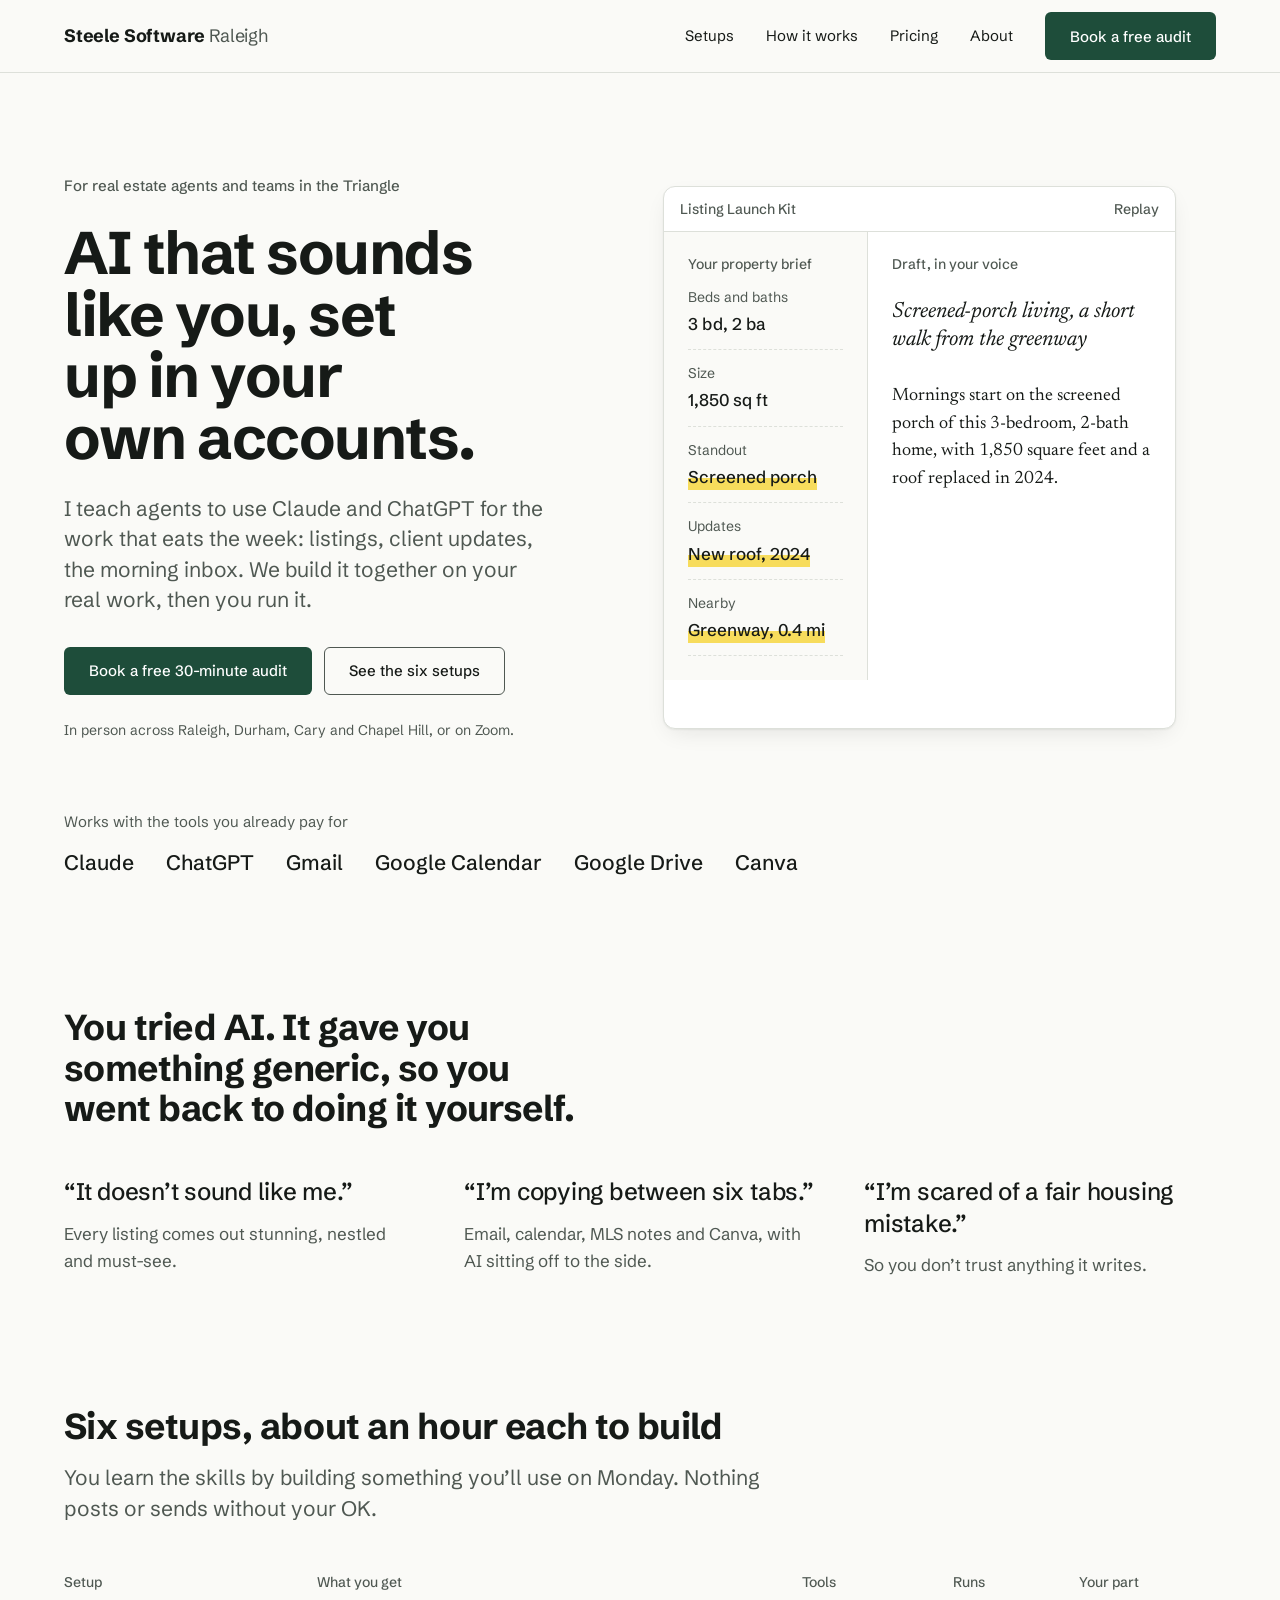
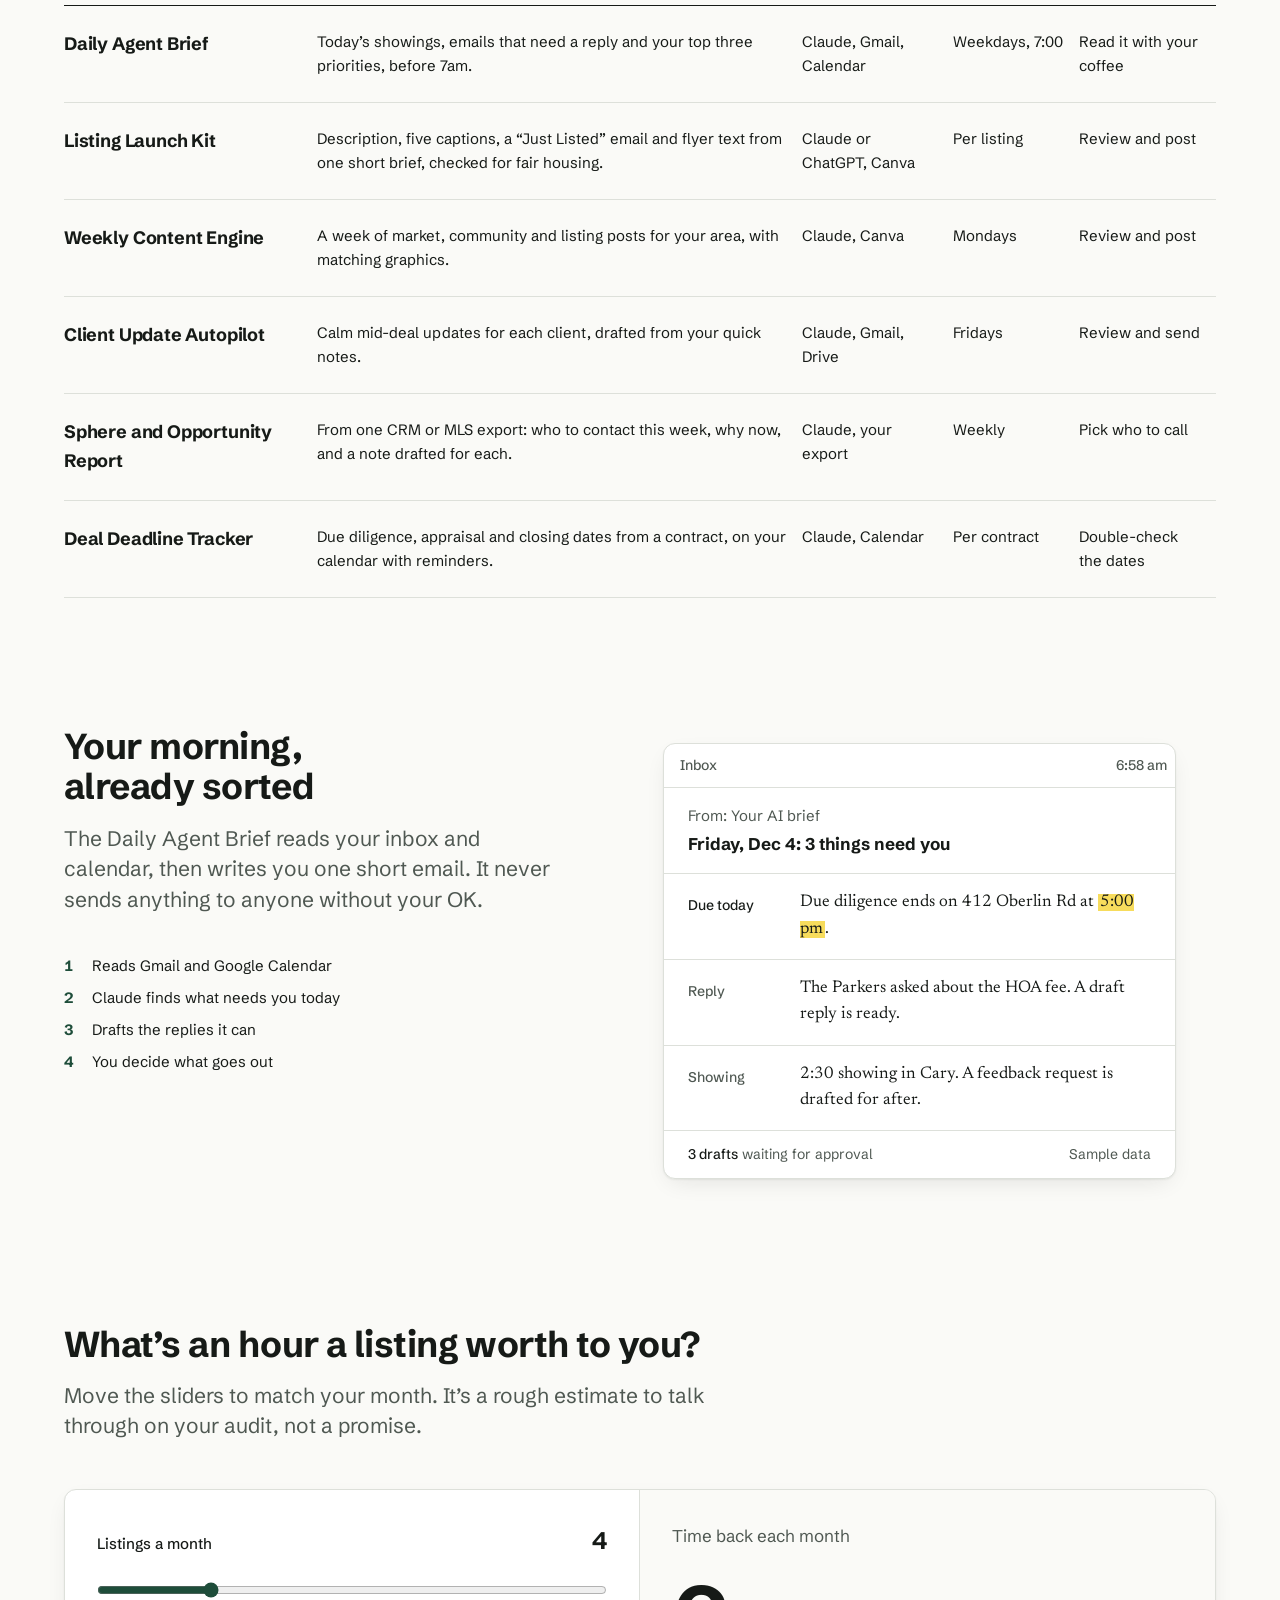
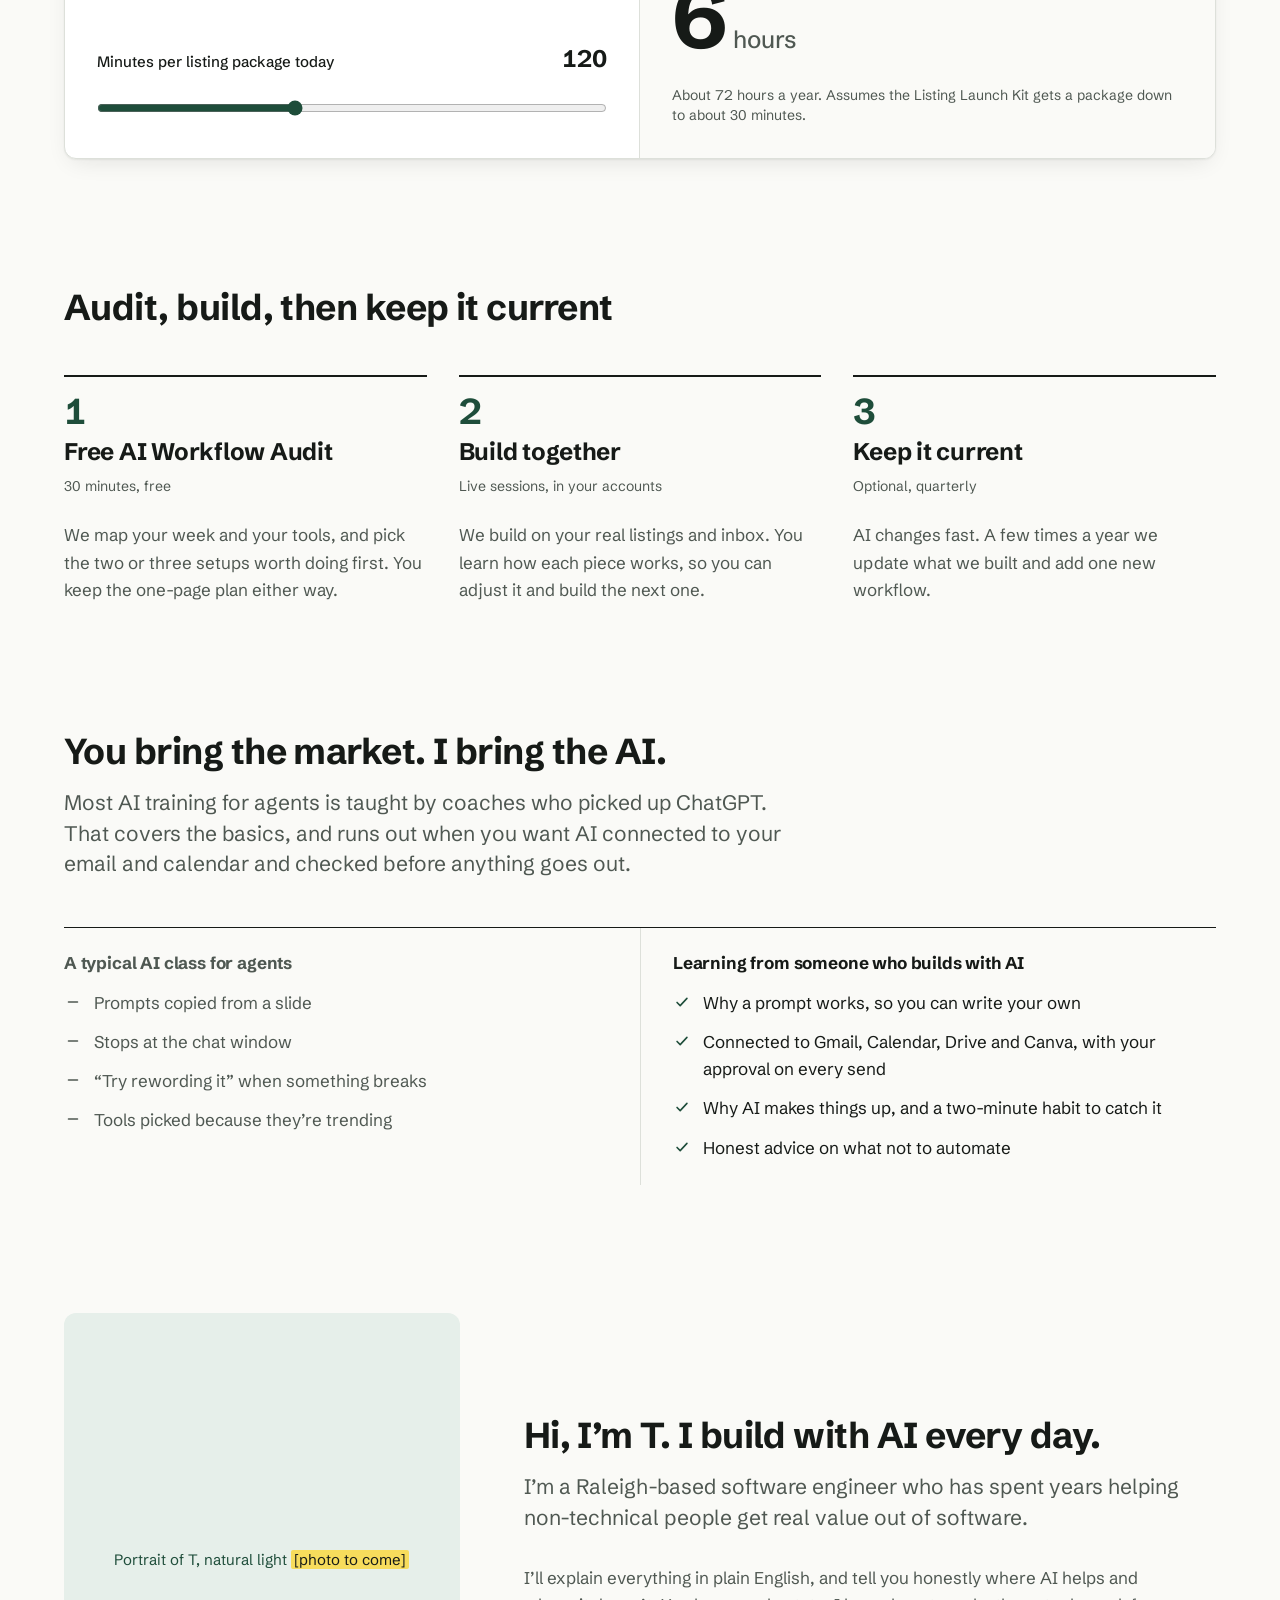
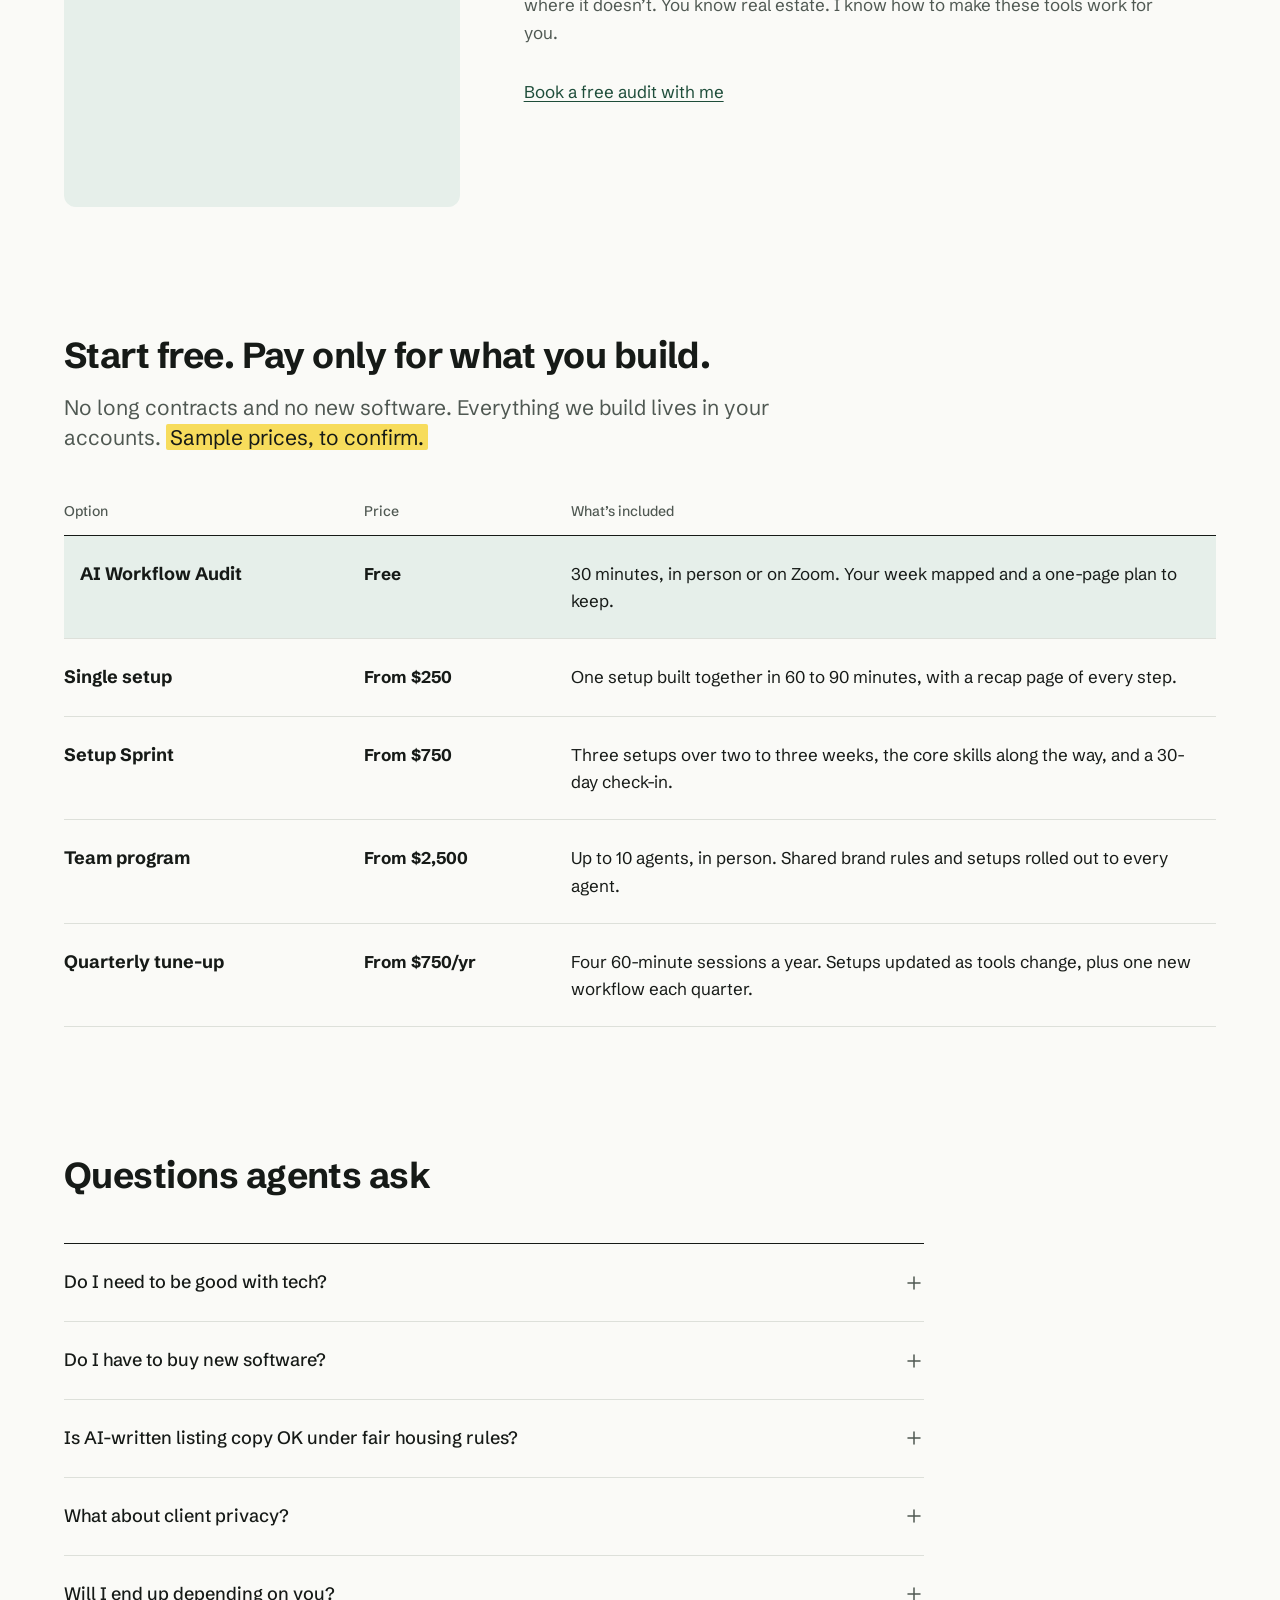
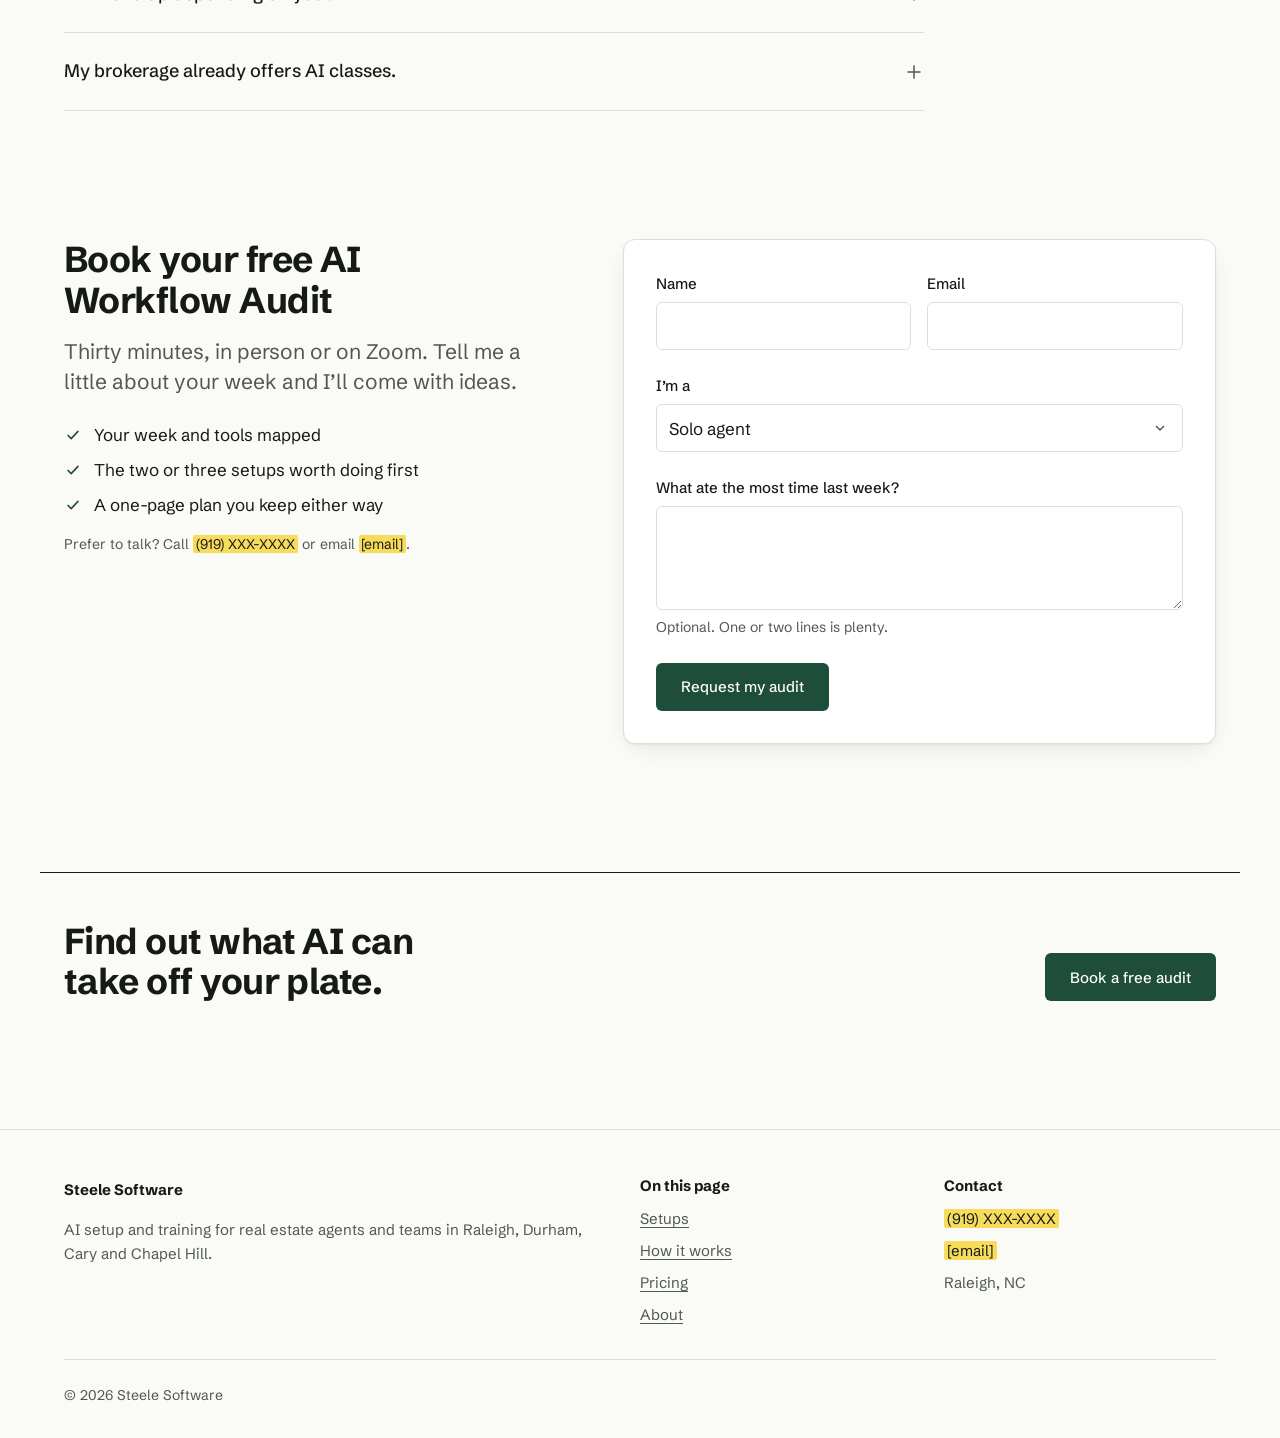
<file: index.html>
<!doctype html>
<html lang="en">
<head>
<meta charset="utf-8">
<meta name="viewport" content="width=device-width, initial-scale=1">
<title>AI setup and training for Triangle real estate agents | Steele Software</title>
<meta name="description" content="I set up Claude or ChatGPT in your own accounts to handle listings, client updates, your inbox and your calendar, then teach you to run it. Raleigh, Durham, Cary, Chapel Hill and Zoom.">
<meta name="theme-color" content="#FAFAF7">
<link rel="preconnect" href="https://fonts.googleapis.com">
<link rel="preconnect" href="https://fonts.gstatic.com" crossorigin>
<link href="https://fonts.googleapis.com/css2?family=Newsreader:ital,opsz,wght@0,6..72,400;1,6..72,400&family=Schibsted+Grotesk:wght@400;500;700&display=swap" rel="stylesheet">
<link rel="stylesheet" href="css/site.css">
<script>document.documentElement.classList.add("js")</script>
<script src="js/site.js" defer></script>
</head>
<body>
<a class="skip" href="#main">Skip to content</a>

<!-- Reusable icons -->
<svg width="0" height="0" style="position:absolute" aria-hidden="true">
  <symbol id="i-check" viewBox="0 0 20 20" fill="none" stroke="currentColor" stroke-width="1.75" stroke-linecap="round" stroke-linejoin="round"><path d="m4.5 10.5 3.5 3.5 7.5-8"/></symbol>
  <symbol id="i-dash" viewBox="0 0 20 20" fill="none" stroke="currentColor" stroke-width="1.75" stroke-linecap="round"><path d="M5 10h10"/></symbol>
  <symbol id="i-plus" viewBox="0 0 20 20" fill="none" stroke="currentColor" stroke-width="1.5" stroke-linecap="round"><path d="M10 4v12M4 10h12"/></symbol>
</svg>

<header class="site-header">
  <div class="wrap">
    <a class="wordmark" href="./">Steele Software <span>Raleigh</span></a>
    <button class="btn-quiet menu-btn" type="button" aria-expanded="false" aria-controls="nav">
      <svg width="22" height="22" viewBox="0 0 22 22" fill="none" stroke="currentColor" stroke-width="1.5" stroke-linecap="round" aria-hidden="true"><path d="M3 7h16M3 15h16"/></svg>
      <span class="visually-hidden">Menu</span>
    </button>
    <nav class="nav" id="nav" aria-label="Main">
      <a href="#setups">Setups</a>
      <a href="#how">How it works</a>
      <a href="#pricing">Pricing</a>
      <a href="#about">About</a>
      <a class="btn btn-primary" href="#book">Book a free audit</a>
    </nav>
  </div>
</header>

<main id="main">

<!-- Hero -->
<section class="hero" aria-labelledby="hero-title">
  <div class="wrap">
    <div class="hero-copy">
      <p class="hero-for">For real estate agents and teams in the Triangle</p>
      <h1 id="hero-title">AI that sounds like you, set up in your own accounts.</h1>
      <p class="lead">I teach agents to use Claude and ChatGPT for the work that eats the week: listings, client updates, the morning inbox. We build it together on your real work, then you run it.</p>
      <div class="actions">
        <a class="btn btn-primary" href="#book">Book a free 30-minute audit</a>
        <a class="btn btn-secondary" href="#setups">See the six setups</a>
      </div>
      <p class="hero-note">In person across Raleigh, Durham, Cary and Chapel Hill, or on Zoom.</p>
    </div>

    <figure class="surface demo" aria-label="Example: the Listing Launch Kit turns property facts into a listing draft">
      <div class="surface-bar">
        <span>Listing Launch Kit</span>
        <button class="btn-quiet" type="button" data-replay>Replay</button>
      </div>
      <div class="demo-grid">
        <div class="demo-facts">
          <h3>Your property brief</h3>
          <ul class="facts">
            <li data-step><span>Beds and baths</span><span>3 bd, 2 ba</span></li>
            <li data-step><span>Size</span><span>1,850 sq ft</span></li>
            <li data-step><span>Standout</span><span data-fact>Screened porch</span></li>
            <li data-step><span>Updates</span><span data-fact>New roof, 2024</span></li>
            <li data-step><span>Nearby</span><span data-fact>Greenway, 0.4 mi</span></li>
          </ul>
        </div>
        <div class="demo-draft">
          <h3>Draft, in your voice</h3>
          <p class="output-title" data-step>Screened-porch living, a short walk from the greenway</p>
          <p class="output" data-step>Mornings start on the screened porch of this 3-bedroom, 2-bath home, with 1,850 square feet and a roof replaced in 2024.</p>
          <p class="output" data-step>The greenway is 0.4 miles away for walks and rides.</p>
          <p data-step><span class="chip"><svg aria-hidden="true"><use href="#i-check"/></svg>Fair housing check passed</span></p>
        </div>
      </div>
      <figcaption class="demo-status" data-step>
        <span><strong>Draft ready.</strong> Waiting for your approval.</span>
        <span>Sample listing</span>
      </figcaption>
    </figure>
  </div>
</section>

<!-- Works with -->
<section class="works" aria-labelledby="works-title">
  <div class="wrap">
    <p id="works-title">Works with the tools you already pay for</p>
    <ul>
      <li>Claude</li><li>ChatGPT</li><li>Gmail</li><li>Google Calendar</li><li>Google Drive</li><li>Canva</li>
    </ul>
  </div>
</section>

<!-- Problem -->
<section class="section" aria-labelledby="problem-title">
  <div class="wrap">
    <div class="section-head">
      <h2 id="problem-title">You tried AI. It gave you something generic, so you went back to doing it yourself.</h2>
    </div>
    <ul class="quotes">
      <li>
        <blockquote>“It doesn’t sound like me.”</blockquote>
        <p>Every listing comes out stunning, nestled and must-see.</p>
      </li>
      <li>
        <blockquote>“I’m copying between six tabs.”</blockquote>
        <p>Email, calendar, MLS notes and Canva, with AI sitting off to the side.</p>
      </li>
      <li>
        <blockquote>“I’m scared of a fair housing mistake.”</blockquote>
        <p>So you don’t trust anything it writes.</p>
      </li>
    </ul>
  </div>
</section>

<!-- Setups -->
<section class="section" id="setups" aria-labelledby="setups-title">
  <div class="wrap">
    <div class="section-head">
      <h2 id="setups-title">Six setups, about an hour each to build</h2>
      <p class="lead">You learn the skills by building something you’ll use on Monday. Nothing posts or sends without your OK.</p>
    </div>
    <table class="setups">
      <caption class="visually-hidden">The six setups, what each one does, the tools it uses, when it runs and your part</caption>
      <thead>
        <tr><th scope="col">Setup</th><th scope="col">What you get</th><th scope="col">Tools</th><th scope="col">Runs</th><th scope="col">Your part</th></tr>
      </thead>
      <tbody>
        <tr>
          <td><strong>Daily Agent Brief</strong></td>
          <td>Today’s showings, emails that need a reply and your top three priorities, before 7am.</td>
          <td data-label="Tools">Claude, Gmail, Calendar</td>
          <td class="when" data-label="Runs">Weekdays, 7:00</td>
          <td data-label="Your part">Read it with your coffee</td>
        </tr>
        <tr>
          <td><strong>Listing Launch Kit</strong></td>
          <td>Description, five captions, a “Just Listed” email and flyer text from one short brief, checked for fair housing.</td>
          <td data-label="Tools">Claude or ChatGPT, Canva</td>
          <td class="when" data-label="Runs">Per listing</td>
          <td data-label="Your part">Review and post</td>
        </tr>
        <tr>
          <td><strong>Weekly Content Engine</strong></td>
          <td>A week of market, community and listing posts for your area, with matching graphics.</td>
          <td data-label="Tools">Claude, Canva</td>
          <td class="when" data-label="Runs">Mondays</td>
          <td data-label="Your part">Review and post</td>
        </tr>
        <tr>
          <td><strong>Client Update Autopilot</strong></td>
          <td>Calm mid-deal updates for each client, drafted from your quick notes.</td>
          <td data-label="Tools">Claude, Gmail, Drive</td>
          <td class="when" data-label="Runs">Fridays</td>
          <td data-label="Your part">Review and send</td>
        </tr>
        <tr>
          <td><strong>Sphere and Opportunity Report</strong></td>
          <td>From one CRM or MLS export: who to contact this week, why now, and a note drafted for each.</td>
          <td data-label="Tools">Claude, your export</td>
          <td class="when" data-label="Runs">Weekly</td>
          <td data-label="Your part">Pick who to call</td>
        </tr>
        <tr>
          <td><strong>Deal Deadline Tracker</strong></td>
          <td>Due diligence, appraisal and closing dates from a contract, on your calendar with reminders.</td>
          <td data-label="Tools">Claude, Calendar</td>
          <td class="when" data-label="Runs">Per contract</td>
          <td data-label="Your part">Double-check the dates</td>
        </tr>
      </tbody>
    </table>
  </div>
</section>

<!-- Brief -->
<section class="section" aria-labelledby="brief-title">
  <div class="wrap split">
    <div class="section-head">
      <h2 id="brief-title">Your morning, already sorted</h2>
      <p class="lead">The Daily Agent Brief reads your inbox and calendar, then writes you one short email. It never sends anything to anyone without your OK.</p>
      <ol class="flow">
        <li>Reads Gmail and Google Calendar</li>
        <li>Claude finds what needs you today</li>
        <li>Drafts the replies it can</li>
        <li>You decide what goes out</li>
      </ol>
    </div>
    <figure class="surface" aria-label="Example Daily Agent Brief email">
      <div class="surface-bar"><span>Inbox</span><span>6:58 am</span></div>
      <div class="email-meta">
        <span class="muted">From: Your AI brief</span>
        <strong><span data-today>Today</span>: 3 things need you</strong>
      </div>
      <ul class="brief-items">
        <li><span class="brief-kind due">Due today</span><p class="output">Due diligence ends on 412 Oberlin Rd at <mark>5:00 pm</mark>.</p></li>
        <li><span class="brief-kind">Reply</span><p class="output">The Parkers asked about the HOA fee. A draft reply is ready.</p></li>
        <li><span class="brief-kind">Showing</span><p class="output">2:30 showing in Cary. A feedback request is drafted for after.</p></li>
      </ul>
      <figcaption class="demo-status"><span><strong>3 drafts</strong> waiting for approval</span><span>Sample data</span></figcaption>
    </figure>
  </div>
</section>

<!-- Calculator -->
<section class="section" aria-labelledby="calc-title">
  <div class="wrap">
    <div class="section-head">
      <h2 id="calc-title">What’s an hour a listing worth to you?</h2>
      <p class="lead">Move the sliders to match your month. It’s a rough estimate to talk through on your audit, not a promise.</p>
    </div>
    <div class="surface">
      <div class="calc">
        <div class="calc-inputs">
          <div class="calc-field">
            <label for="c-listings">Listings a month <output for="c-listings" id="o-listings">4</output></label>
            <input type="range" id="c-listings" min="1" max="15" step="1" value="4">
          </div>
          <div class="calc-field">
            <label for="c-minutes">Minutes per listing package today <output for="c-minutes" id="o-minutes">120</output></label>
            <input type="range" id="c-minutes" min="45" max="240" step="15" value="120">
          </div>
        </div>
        <div class="calc-result" aria-live="polite">
          <p class="muted">Time back each month</p>
          <p class="calc-big"><span id="o-hours">6</span><small>hours</small></p>
          <p class="muted small">About <span id="o-year" class="num">72</span> hours a year. Assumes the Listing Launch Kit gets a package down to about 30 minutes.</p>
        </div>
      </div>
    </div>
  </div>
</section>

<!-- How it works -->
<section class="section" id="how" aria-labelledby="how-title">
  <div class="wrap">
    <div class="section-head">
      <h2 id="how-title">Audit, build, then keep it current</h2>
    </div>
    <ol class="steps">
      <li>
        <h3>Free AI Workflow Audit</h3>
        <p class="meta">30 minutes, free</p>
        <p class="muted">We map your week and your tools, and pick the two or three setups worth doing first. You keep the one-page plan either way.</p>
      </li>
      <li>
        <h3>Build together</h3>
        <p class="meta">Live sessions, in your accounts</p>
        <p class="muted">We build on your real listings and inbox. You learn how each piece works, so you can adjust it and build the next one.</p>
      </li>
      <li>
        <h3>Keep it current</h3>
        <p class="meta">Optional, quarterly</p>
        <p class="muted">AI changes fast. A few times a year we update what we built and add one new workflow.</p>
      </li>
    </ol>
  </div>
</section>

<!-- Comparison -->
<section class="section" aria-labelledby="why-title">
  <div class="wrap">
    <div class="section-head">
      <h2 id="why-title">You bring the market. I bring the AI.</h2>
      <p class="lead">Most AI training for agents is taught by coaches who picked up ChatGPT. That covers the basics, and runs out when you want AI connected to your email and calendar and checked before anything goes out.</p>
    </div>
    <div class="compare">
      <div class="them">
        <h3>A typical AI class for agents</h3>
        <ul>
          <li><svg aria-hidden="true"><use href="#i-dash"/></svg>Prompts copied from a slide</li>
          <li><svg aria-hidden="true"><use href="#i-dash"/></svg>Stops at the chat window</li>
          <li><svg aria-hidden="true"><use href="#i-dash"/></svg>“Try rewording it” when something breaks</li>
          <li><svg aria-hidden="true"><use href="#i-dash"/></svg>Tools picked because they’re trending</li>
        </ul>
      </div>
      <div class="us">
        <h3>Learning from someone who builds with AI</h3>
        <ul>
          <li><svg aria-hidden="true"><use href="#i-check"/></svg>Why a prompt works, so you can write your own</li>
          <li><svg aria-hidden="true"><use href="#i-check"/></svg>Connected to Gmail, Calendar, Drive and Canva, with your approval on every send</li>
          <li><svg aria-hidden="true"><use href="#i-check"/></svg>Why AI makes things up, and a two-minute habit to catch it</li>
          <li><svg aria-hidden="true"><use href="#i-check"/></svg>Honest advice on what not to automate</li>
        </ul>
      </div>
    </div>
  </div>
</section>

<!-- About -->
<section class="section" id="about" aria-labelledby="about-title">
  <div class="wrap about">
    <div class="portrait"><span>Portrait of T, natural light <span class="todo">[photo to come]</span></span></div>
    <div class="about-copy">
      <h2 id="about-title">Hi, I’m T. I build with AI every day.</h2>
      <p class="lead">I’m a Raleigh-based software engineer who has spent years helping non-technical people get real value out of software.</p>
      <p class="muted measure">I’ll explain everything in plain English, and tell you honestly where AI helps and where it doesn’t. You know real estate. I know how to make these tools work for you.</p>
      <p><a href="#book">Book a free audit with me</a></p>
    </div>
  </div>
</section>

<!-- Pricing -->
<section class="section" id="pricing" aria-labelledby="pricing-title">
  <div class="wrap">
    <div class="section-head">
      <h2 id="pricing-title">Start free. Pay only for what you build.</h2>
      <p class="lead">No long contracts and no new software. Everything we build lives in your accounts. <span class="todo">Sample prices, to confirm.</span></p>
    </div>
    <table class="prices">
      <caption class="visually-hidden">Pricing</caption>
      <thead><tr><th scope="col">Option</th><th scope="col">Price</th><th scope="col">What’s included</th></tr></thead>
      <tbody>
        <tr class="start"><th scope="row">AI Workflow Audit</th><td class="price">Free</td><td>30 minutes, in person or on Zoom. Your week mapped and a one-page plan to keep.</td></tr>
        <tr><th scope="row">Single setup</th><td class="price">From $250</td><td>One setup built together in 60 to 90 minutes, with a recap page of every step.</td></tr>
        <tr><th scope="row">Setup Sprint</th><td class="price">From $750</td><td>Three setups over two to three weeks, the core skills along the way, and a 30-day check-in.</td></tr>
        <tr><th scope="row">Team program</th><td class="price">From $2,500</td><td>Up to 10 agents, in person. Shared brand rules and setups rolled out to every agent.</td></tr>
        <tr><th scope="row">Quarterly tune-up</th><td class="price">From $750/yr</td><td>Four 60-minute sessions a year. Setups updated as tools change, plus one new workflow each quarter.</td></tr>
      </tbody>
    </table>
  </div>
</section>

<!-- FAQ -->
<section class="section" aria-labelledby="faq-title">
  <div class="wrap">
    <div class="section-head">
      <h2 id="faq-title">Questions agents ask</h2>
    </div>
    <div class="faq">
      <details>
        <summary>Do I need to be good with tech?<svg aria-hidden="true"><use href="#i-plus"/></svg></summary>
        <div><p>No. If you can write an email, you can do this. We go at your pace.</p></div>
      </details>
      <details>
        <summary>Do I have to buy new software?<svg aria-hidden="true"><use href="#i-plus"/></svg></summary>
        <div><p>Usually not. We use Claude or ChatGPT plus the Google and Canva tools you likely have. Connected setups like the Daily Agent Brief usually need a paid AI plan, and we check what you have during the audit.</p></div>
      </details>
      <details>
        <summary>Is AI-written listing copy OK under fair housing rules?<svg aria-hidden="true"><use href="#i-plus"/></svg></summary>
        <div><p>Yes, if a licensed agent reviews it before it goes out. Every setup describes the property, never the buyer, and includes a fair housing check. This is general guidance, not legal advice.</p></div>
      </details>
      <details>
        <summary>What about client privacy?<svg aria-hidden="true"><use href="#i-plus"/></svg></summary>
        <div><p>Training sessions use sample data, and nothing goes out without your review. You leave with clear rules for what never goes into AI tools.</p></div>
      </details>
      <details>
        <summary>Will I end up depending on you?<svg aria-hidden="true"><use href="#i-plus"/></svg></summary>
        <div><p>No. Everything lives in your own accounts, and you learn how each setup works. Ongoing tune-ups are optional.</p></div>
      </details>
      <details>
        <summary>My brokerage already offers AI classes.<svg aria-hidden="true"><use href="#i-plus"/></svg></summary>
        <div><p>That’s a good place to start. This is the next step: set up in your own accounts, on your real work, with someone to call afterward.</p></div>
      </details>
    </div>
  </div>
</section>

<!-- Book -->
<section class="section" id="book" aria-labelledby="book-title">
  <div class="wrap book">
    <div class="book-copy">
      <h2 id="book-title">Book your free AI Workflow Audit</h2>
      <p class="lead">Thirty minutes, in person or on Zoom. Tell me a little about your week and I’ll come with ideas.</p>
      <ul class="checks">
        <li><svg aria-hidden="true"><use href="#i-check"/></svg>Your week and tools mapped</li>
        <li><svg aria-hidden="true"><use href="#i-check"/></svg>The two or three setups worth doing first</li>
        <li><svg aria-hidden="true"><use href="#i-check"/></svg>A one-page plan you keep either way</li>
      </ul>
      <p class="muted small">Prefer to talk? Call <span class="todo">(919) XXX-XXXX</span> or email <span class="todo">[email]</span>.</p>
    </div>
    <div class="surface">
      <form class="form" data-form novalidate>
        <div class="form-row">
          <div class="field">
            <label for="f-name">Name</label>
            <input id="f-name" name="name" type="text" autocomplete="name" required>
          </div>
          <div class="field">
            <label for="f-email">Email</label>
            <input id="f-email" name="email" type="email" autocomplete="email" required>
          </div>
        </div>
        <div class="field">
          <label for="f-role">I’m a</label>
          <select id="f-role" name="role">
            <option>Solo agent</option>
            <option>Agent on a team</option>
            <option>Team lead</option>
            <option>Broker-owner</option>
          </select>
        </div>
        <div class="field">
          <label for="f-week">What ate the most time last week?</label>
          <textarea id="f-week" name="week" rows="3" aria-describedby="f-week-hint"></textarea>
          <span class="hint" id="f-week-hint">Optional. One or two lines is plenty.</span>
        </div>
        <div><button class="btn btn-primary" type="submit">Request my audit</button></div>
      </form>
    </div>
  </div>
</section>

<section class="final" aria-labelledby="final-title">
  <div class="wrap">
    <h2 id="final-title">Find out what AI can take off your plate.</h2>
    <a class="btn btn-primary" href="#book">Book a free audit</a>
  </div>
</section>

</main>

<footer class="site-footer">
  <div class="wrap">
    <div>
      <p><strong style="color: var(--ink)">Steele Software</strong></p>
      <p>AI setup and training for real estate agents and teams in Raleigh, Durham, Cary and Chapel Hill.</p>
    </div>
    <div>
      <h2>On this page</h2>
      <ul>
        <li><a href="#setups">Setups</a></li>
        <li><a href="#how">How it works</a></li>
        <li><a href="#pricing">Pricing</a></li>
        <li><a href="#about">About</a></li>
      </ul>
    </div>
    <div>
      <h2>Contact</h2>
      <ul>
        <li><span class="todo">(919) XXX-XXXX</span></li>
        <li><span class="todo">[email]</span></li>
        <li>Raleigh, NC</li>
      </ul>
    </div>
    <p class="legal">© <span data-year>2026</span> Steele Software</p>
  </div>
</footer>
</body>
</html>
</file>
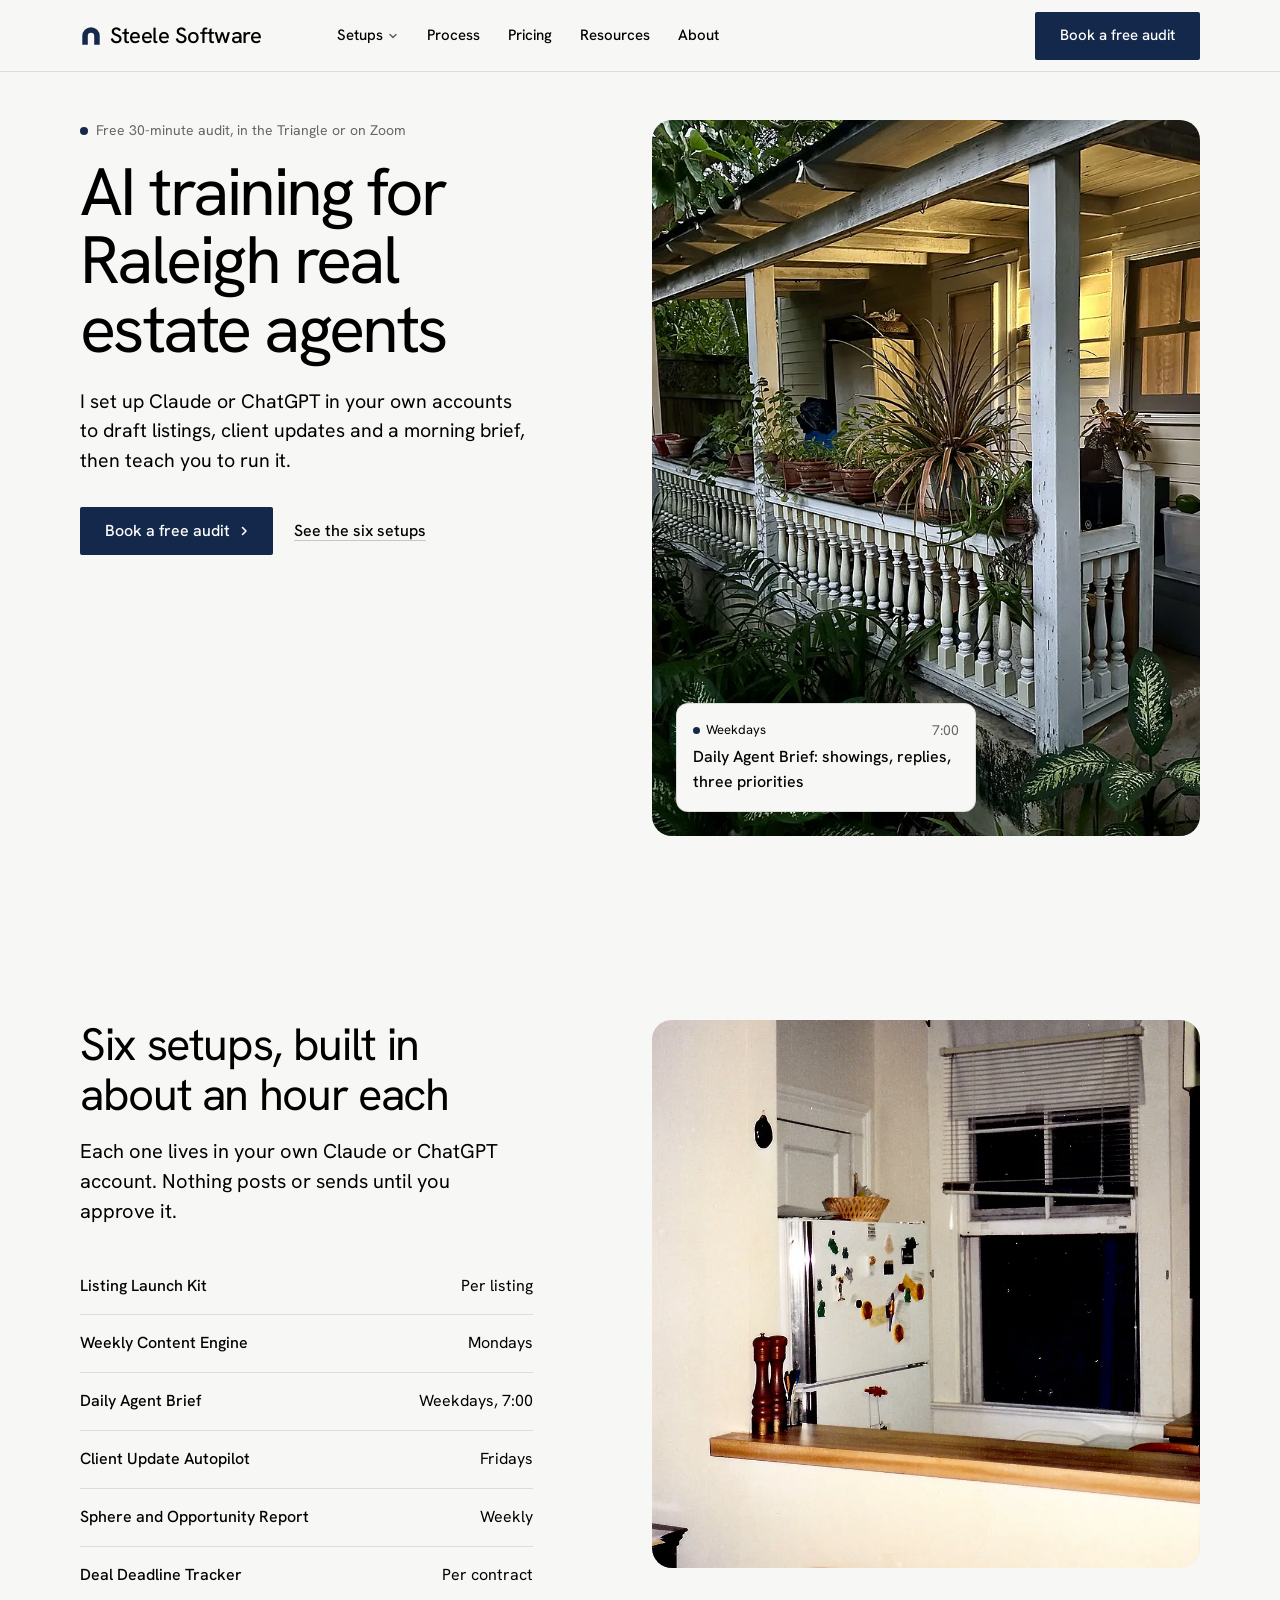
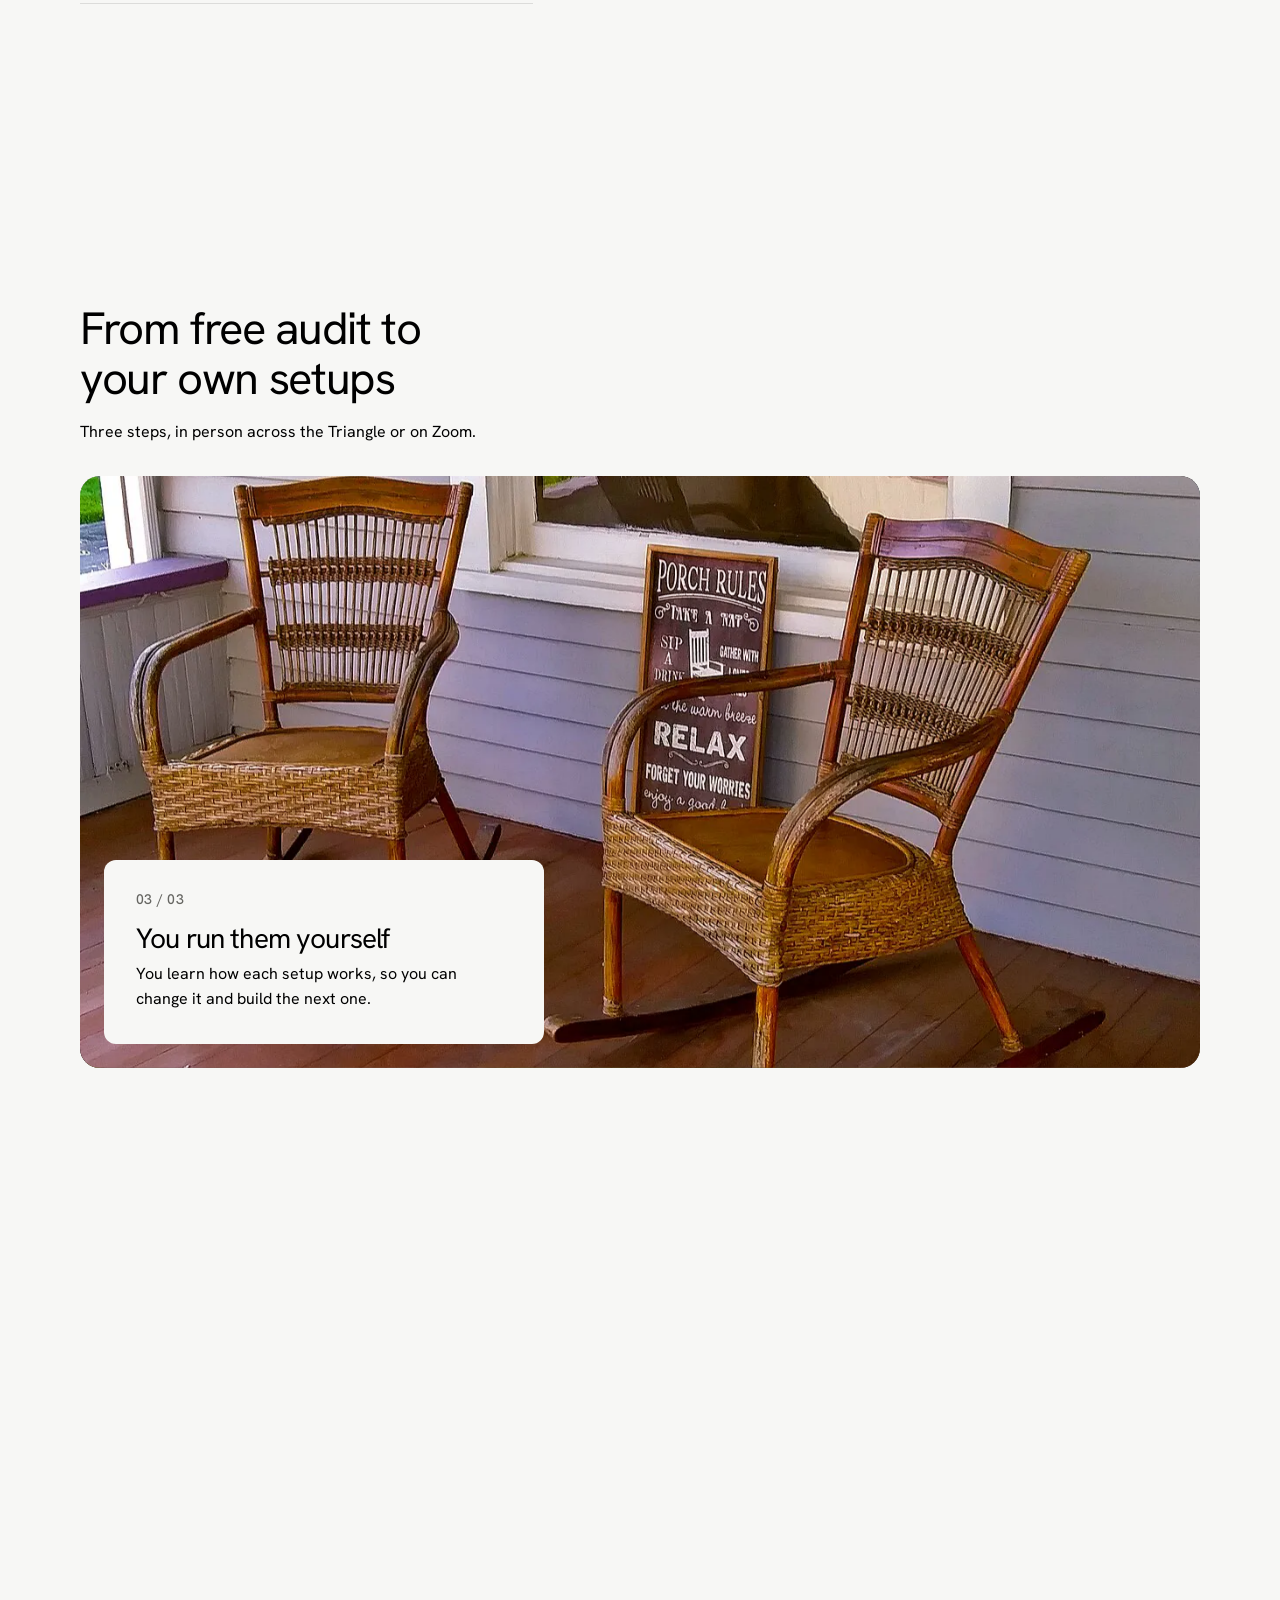
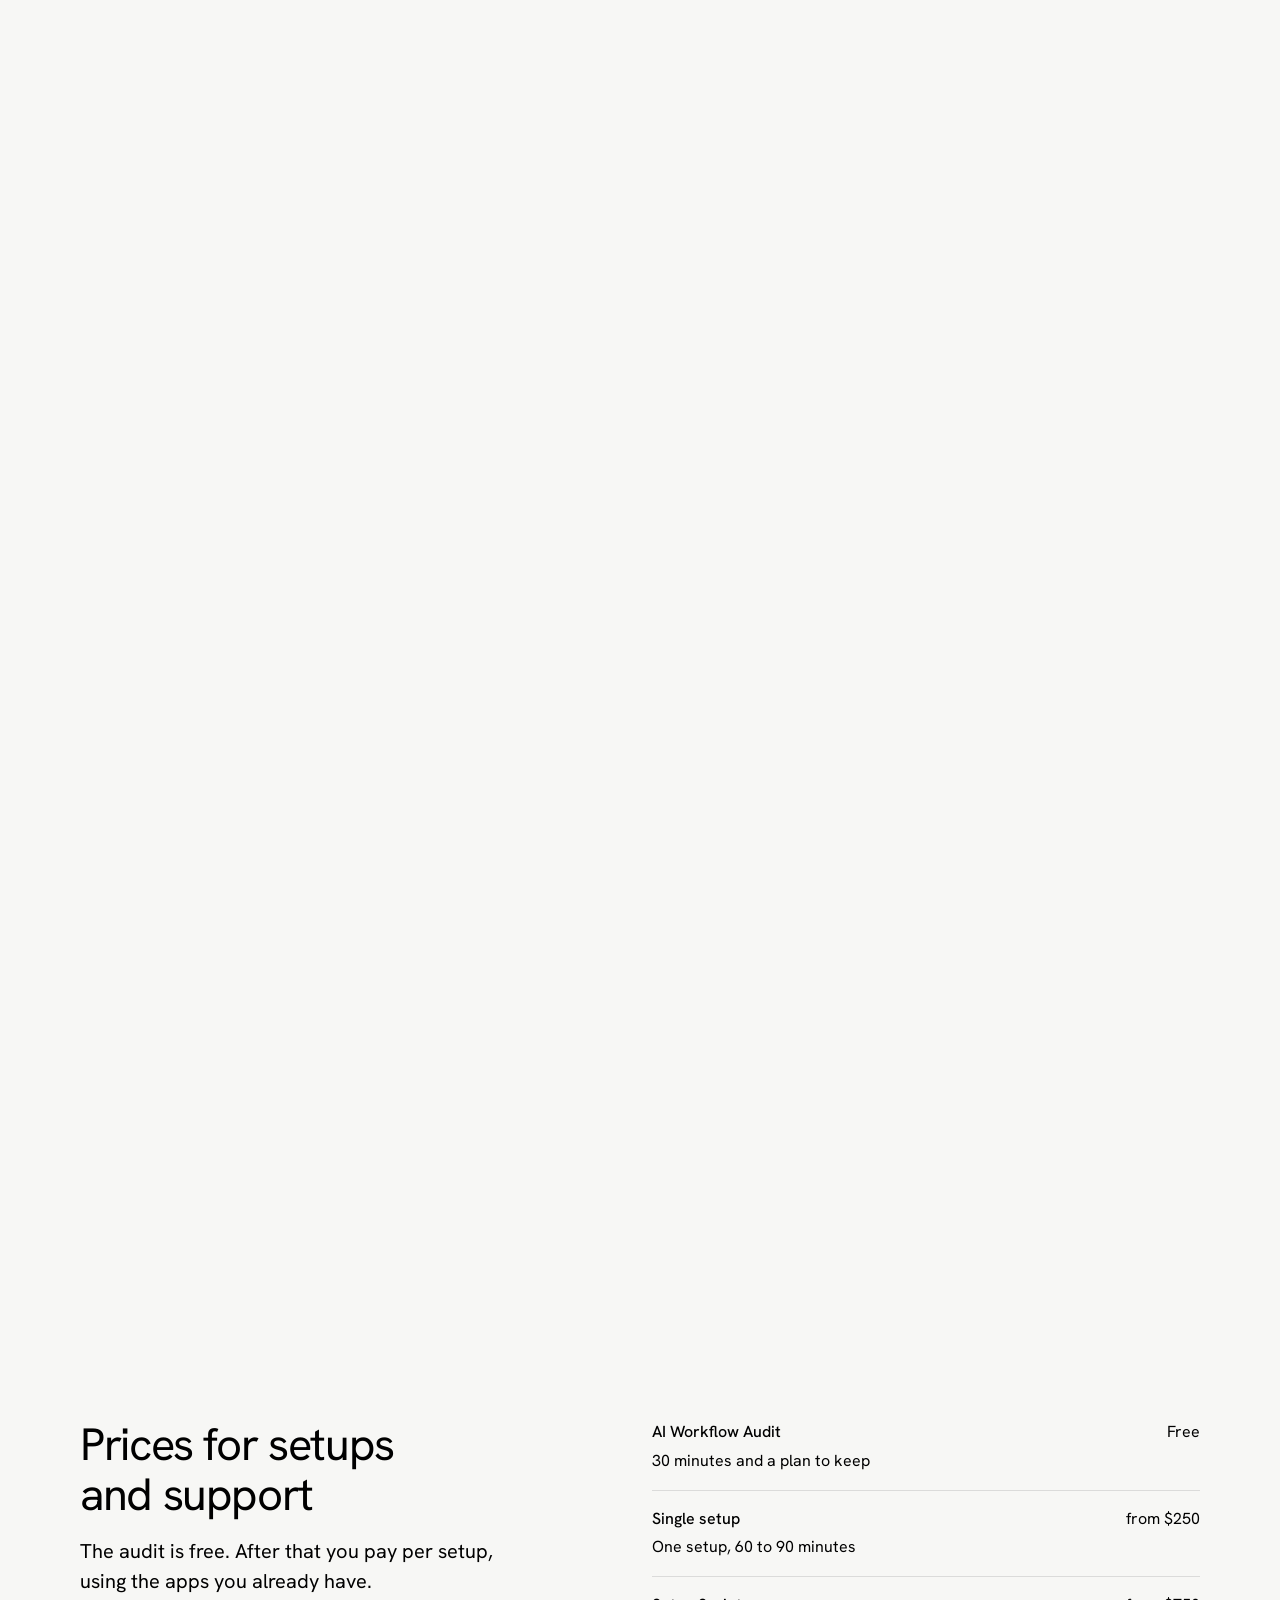
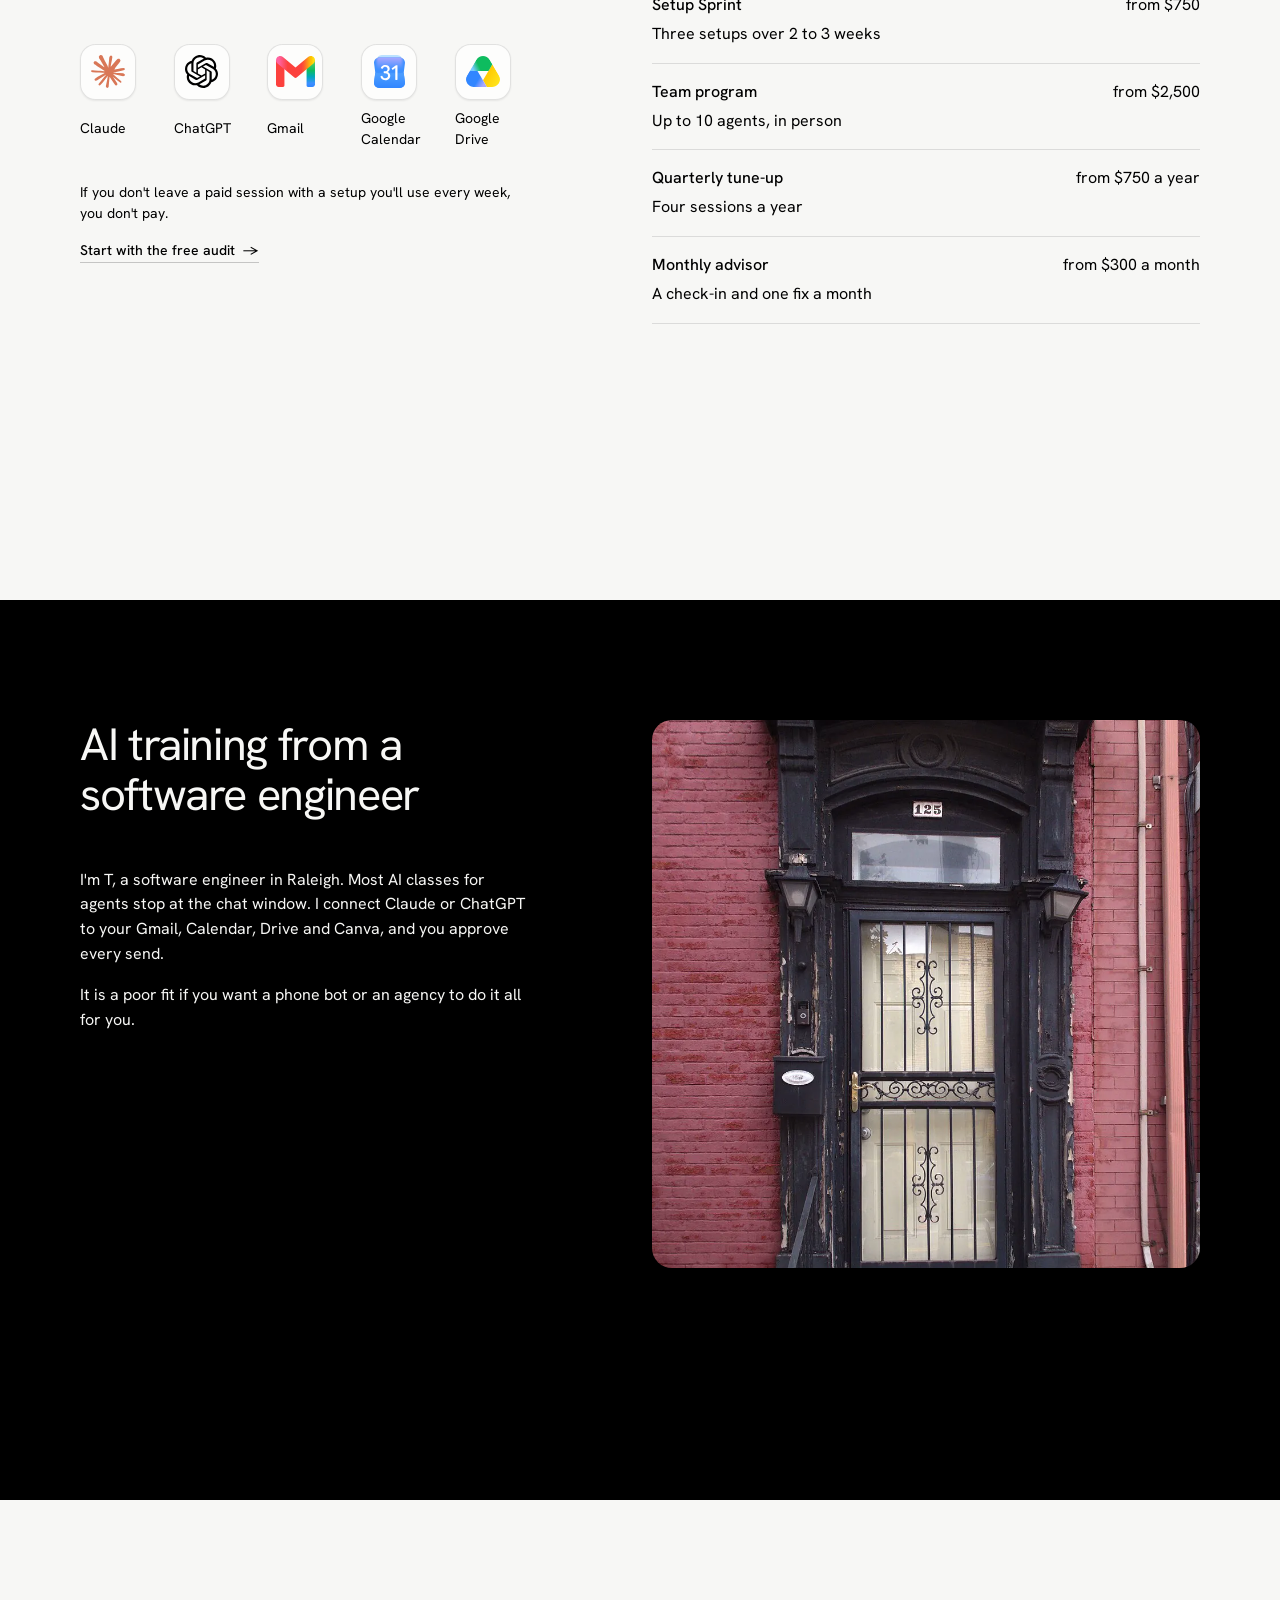
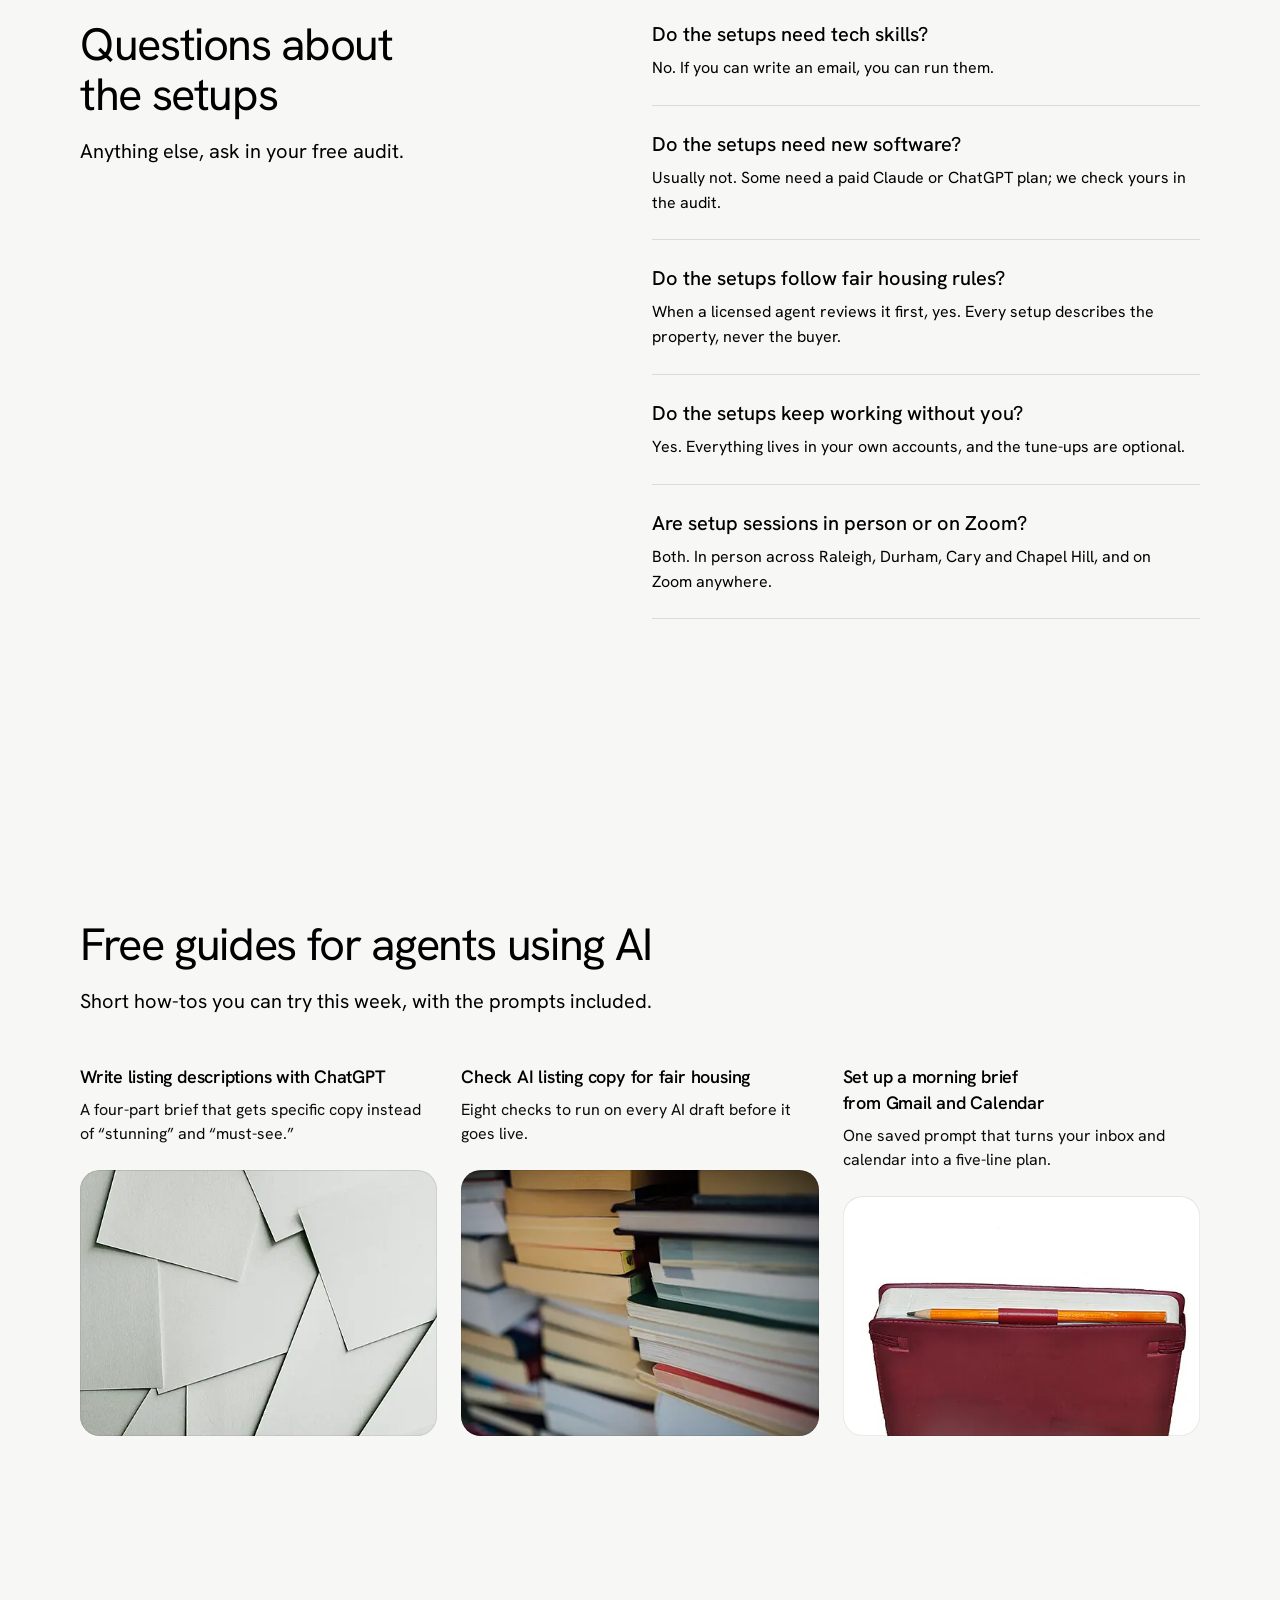
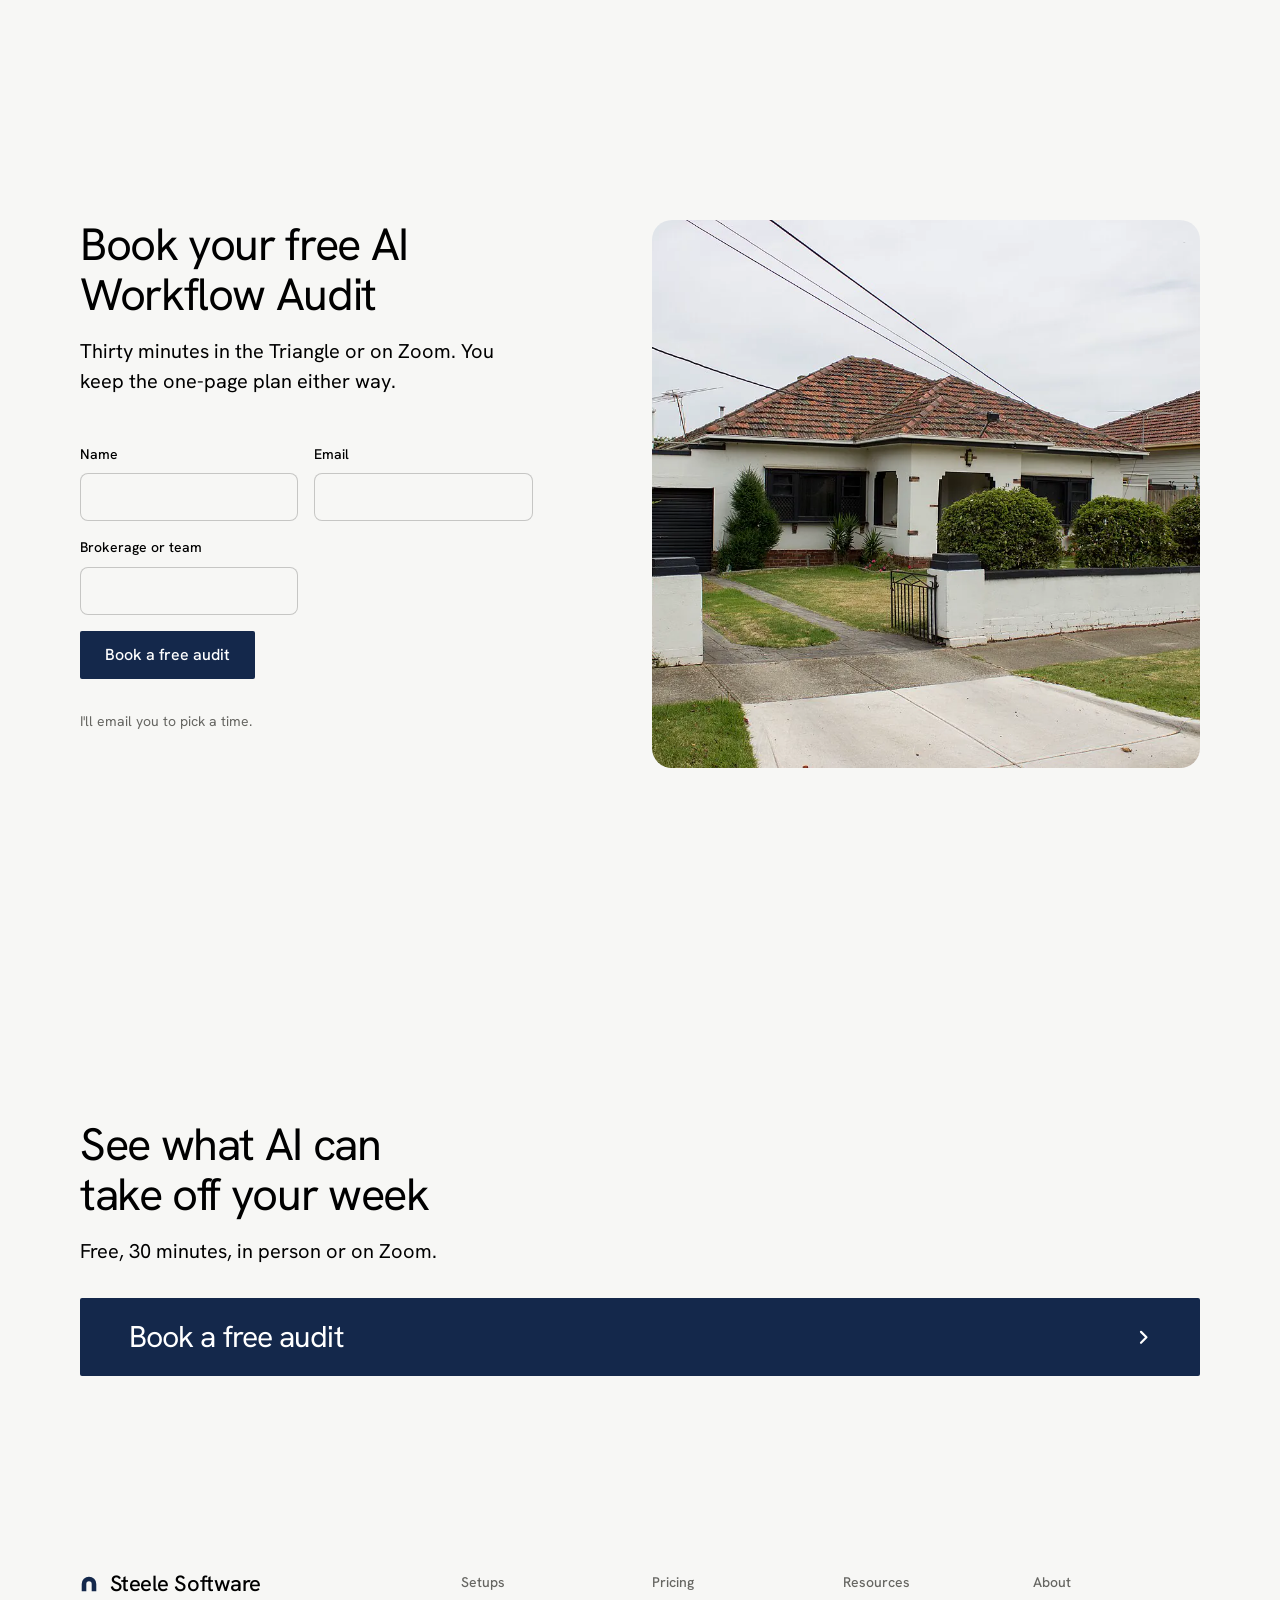
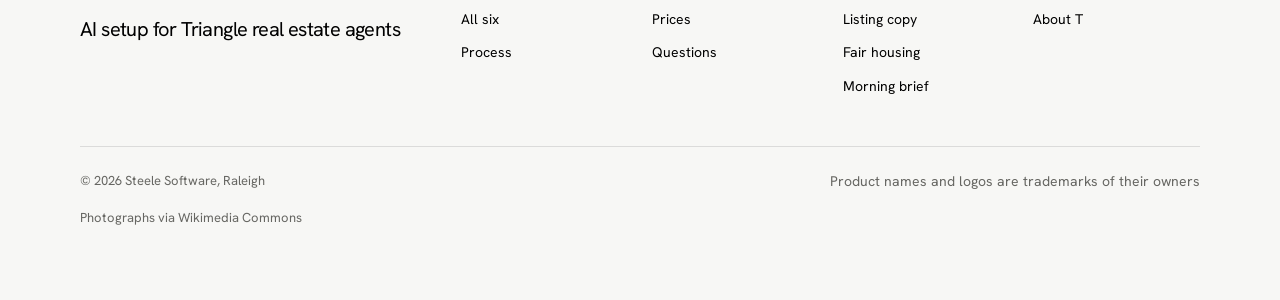
<file: taste/index.html>
<!doctype html>
<html lang="en" data-type="service" data-radius="soft" data-buttons="block" data-motion>
<head>
<meta charset="utf-8">
<meta name="viewport" content="width=device-width, initial-scale=1, viewport-fit=cover">
<title>Steele Software: AI training for Raleigh real estate agents</title>
<meta name="description" content="Claude or ChatGPT set up in your own accounts for listings, client updates and a morning brief, with a free 30-minute audit in the Triangle or on Zoom.">
<meta property="og:type" content="website">
<meta property="og:title" content="Steele Software: AI training for Raleigh real estate agents">
<meta property="og:description" content="Claude or ChatGPT set up in your own accounts, with a free 30-minute audit.">
<meta property="og:image" content="share.jpg">
<meta name="twitter:card" content="summary_large_image">
<link rel="icon" href="favicon.svg" type="image/svg+xml">
<meta name="theme-color" content="#f7f7f5">
<!-- <link rel="canonical" href="https://[the client's domain]/"> -->
<meta name="site-kind" content="other">
<meta name="page-type" content="service">
<link rel="preconnect" href="https://fonts.googleapis.com">
<link rel="preconnect" href="https://fonts.gstatic.com" crossorigin>
<link href="https://fonts.googleapis.com/css2?family=Hanken+Grotesk:wght@400..700&display=swap" rel="stylesheet">
<link rel="stylesheet" href="assets/system.css">
<link rel="stylesheet" href="assets/ui/cards.css">
<link rel="stylesheet" href="assets/motion/motion.css">
<link rel="stylesheet" href="assets/backgrounds/backgrounds.css">
<link rel="stylesheet" href="assets/layout/layout.css">
<link rel="stylesheet" href="assets/icons/icon.css">
<link rel="stylesheet" href="assets/fx/fx.css">
<style>
:root {
  --p-bg: #f7f7f5; --p-surface: #ebebe8; --p-ink: #000000; --p-muted: #666662;
  --p-accent: #14284b; --p-accent-ink: #ffffff; --p-action: #14284b; --p-action-ink: #ffffff;
  --p-inv-bg: #000000; --p-inv-surface: #010101; --p-inv-ink: #f7f7f5; --p-inv-muted: #828280;
  --p-inv-accent: #8aa4d6; --p-inv-accent-ink: #000000; --p-inv-action: #8aa4d6; --p-inv-action-ink: #000000;
  --font-display: "Hanken Grotesk", system-ui, sans-serif;
  --font-text: "Hanken Grotesk", system-ui, sans-serif;
  --display-weight: 400;
  --display-tracking: -0.03em;
  --display-tracking-xl: -0.038em;
}
</style>
<!-- page CSS: the tool row in #pricing (a visual of real icons) -->
<style>
  .tool-row { list-style: none; margin: 0; padding: 0; display: grid; grid-template-columns: repeat(5, minmax(0, 1fr)); gap: var(--s-4); }
  .tool-row li { display: grid; justify-items: start; gap: var(--s-2); }
  #resources .panel { --p-h: 240px; }
  @media (max-width: 639px) { #resources .panel { --p-h: 112px; } #resources .card p { display: none; } #pricing .wrap > .grid { display: contents; } .tool-row { gap: var(--s-2); } .tool-row .ic-tile { --tile: 48px; } .tool-row .t-small { font-size: 13px; line-height: 1.3; } }
</style>
<script>document.documentElement.classList.add('m-enter');setTimeout(()=>document.documentElement.classList.add('m-enter-done'),700)</script>
<script src="assets/backgrounds/backgrounds.js"></script>
<script>document.documentElement.classList.add('mo-js');setTimeout(()=>document.documentElement.classList.add('mo-safe'),2500)</script>
<link rel="modulepreload" href="assets/moments/moments.js">
<link rel="modulepreload" href="assets/moments/lib.js">
<link rel="modulepreload" href="assets/moments/photo-chapters/moment.js">
</head>
<body>
<!-- type: service
     deal: hero split, nav nav-mega, close close-type, footer footer-columns, rhythm dark-band, buttons block, mark arc, grounds none (kind other)
     palette card-pastels, type hanken, radius soft
     moments: photo-chapters in #process -->

<header class="nav">
  <div class="wrap nav__bar">
    <a class="skip-link" href="#top">Skip to content</a>
    <a class="nav__logo" href="#top"><span class="mark" data-mark="arc" aria-hidden="true"></span>Steele Software</a>
    <nav class="nav__links" aria-label="Main">
      <div class="nav__item">
        <a class="nav__link" href="#setups">Setups <svg class="chev" viewBox="0 0 12 12" aria-hidden="true"><path d="M3 4.5l3 3 3-3" fill="none" stroke="currentColor" stroke-width="1.5" stroke-linecap="round" stroke-linejoin="round"/></svg></a>
        <div class="nav__menu">
          <div class="wrap grid">
            <div class="menu-col span-3">
              <p class="t-label">Listings and posts</p>
              <a href="#kit">Listing Launch Kit<span>Copy and posts per listing</span></a>
              <a href="#content">Weekly Content Engine<span>A week of posts on Monday</span></a>
              <a href="#sphere">Sphere report<span>Who to call this week</span></a>
            </div>
            <div class="menu-col span-3">
              <p class="t-label">Your inbox and deals</p>
              <a href="#brief">Daily Agent Brief<span>Your day before 7am</span></a>
              <a href="#updates">Client updates<span>Friday drafts for each deal</span></a>
              <a href="#deadlines">Deadline Tracker<span>Contract dates on your calendar</span></a>
            </div>
            <a class="menu-card span-3 start-10" href="#book">
              <div class="panel"><img class="frame__img" src="assets/img/photo-f152491434-500.webp" alt="Two wicker rocking chairs on a wooden porch" width="500" height="375"></div>
              <span class="t-card">Free audit</span>
              <span class="t-small muted">30 minutes, in person or Zoom</span>
            </a>
          </div>
        </div>
      </div>
      <div class="nav__item"><a class="nav__link" href="#process">Process</a></div>
      <div class="nav__item"><a class="nav__link" href="#pricing">Pricing</a></div>
      <div class="nav__item"><a class="nav__link" href="#resources">Resources</a></div>
      <div class="nav__item"><a class="nav__link" href="#about">About</a></div>
    </nav>
    <div class="nav__actions">
      <a class="btn btn--primary" href="#book">Book a free audit</a>
    </div>
    <button class="nav__toggle" type="button" aria-expanded="false" aria-label="Menu">
      <svg width="18" height="18" viewBox="0 0 18 18" aria-hidden="true"><path d="M2 5h14M2 13h14" stroke="currentColor" stroke-width="1.6" stroke-linecap="round"/></svg>
    </button>
  </div>
</header>

<main id="top">
  <section class="hero hero--split" data-enter aria-labelledby="hero-h">
    <div class="wrap"><div class="hero-text grid hero__grid">
      <div class="hero__text span-5">
        <p class="hero__kicker"><span class="dot" aria-hidden="true"></span>Free 30-minute audit, in the Triangle or on Zoom</p>
        <h1 id="hero-h">AI training for Raleigh real estate agents</h1>
        <p class="hero__lead">I set up Claude or ChatGPT in your own accounts to draft listings, client updates and a morning brief, then teach you to run it.</p>
        <div class="btn-row"><a class="btn btn--primary" href="#book">Book a free audit<svg class="m-arrow" viewBox="0 0 12 12" aria-hidden="true"><path class="m-arrow__stem" d="M1 6h8"/><path class="m-arrow__head" d="M4.5 2.5 8 6l-3.5 3.5"/></svg></a><a class="btn btn--secondary" href="#setups">See the six setups</a></div>
      </div>
      <div class="hero__media span-6 start-7">
        <img src="assets/img/photo-f141959399.webp" srcset="assets/img/photo-f141959399-500.webp 500w, assets/img/photo-f141959399-960.webp 960w, assets/img/photo-f141959399.webp 1280w" sizes="(max-width: 639px) 100vw, 1000px" width="1280" height="960" alt="A white wooden porch with a railing, potted plants and a window, in morning light" style="--ly-pos: 30% 50%" fetchpriority="high" data-source="stand-in" data-subject="porch">
        <div class="ly-float">
          <div class="ly-float__row"><span class="ly-live">Weekdays</span><span>7:00</span></div>
          <div class="ly-float__title">Daily Agent Brief: showings, replies, three priorities</div>
        </div>
      </div>
    </div></div>
  </section>

  <section class="section" id="setups" aria-labelledby="setups-h">
    <div class="wrap">
      <div class="grid grid--top">
        <div class="span-5">
          <div class="section-head">
            <h2 id="setups-h">Six setups, built in about an hour each</h2>
            <p>Each one lives in your own Claude or ChatGPT account. Nothing posts or sends until you approve it.</p>
          </div>
          <ul class="rows">
            <li id="kit"><span class="rows__name">Listing Launch Kit</span><span class="rows__value">Per listing</span></li>
            <li id="content"><span class="rows__name">Weekly Content Engine</span><span class="rows__value">Mondays</span></li>
            <li id="brief"><span class="rows__name">Daily Agent Brief</span><span class="rows__value">Weekdays, 7:00</span></li>
            <li id="updates"><span class="rows__name">Client Update Autopilot</span><span class="rows__value">Fridays</span></li>
            <li id="sphere"><span class="rows__name">Sphere and Opportunity Report</span><span class="rows__value">Weekly</span></li>
            <li id="deadlines"><span class="rows__name">Deal Deadline Tracker</span><span class="rows__value">Per contract</span></li>
          </ul>
        </div>
        <div class="frame frame--photo span-6 start-7" style="aspect-ratio: 1 / 1">
          <img class="frame__img" src="assets/img/photo-f101289772.webp" srcset="assets/img/photo-f101289772-500.webp 500w, assets/img/photo-f101289772-960.webp 960w, assets/img/photo-f101289772.webp 1280w" sizes="(max-width: 639px) 100vw, 44vw" width="1280" height="2027" alt="A kitchen window over a counter with two wooden bar stools" loading="lazy" decoding="async" data-source="stand-in" data-subject="kitchen">
        </div>
      </div>
    </div>
  </section>

  <section class="section" id="process" data-moment="photo-chapters" aria-labelledby="process-h">
    <div class="wrap mo-ph">
      <div class="mo-ph__head"><h2 id="process-h">From free audit to your own setups</h2><p>Three steps, in person across the Triangle or on Zoom.</p></div>
      <ol class="mo-ph__list">
        <li class="mo-ph__ch">
          <figure class="mo-ph__pic"><img src="assets/img/photo-d183.webp" srcset="assets/img/photo-d183-500.webp 500w, assets/img/photo-d183-960.webp 960w, assets/img/photo-d183.webp 1280w" sizes="(max-width: 639px) 220vw, 1280px" loading="lazy" decoding="async" data-source="library-057" data-subject="desk" alt="An open notebook with a pencil across its pages on a dark wooden table" width="1280" height="853"></figure>
          <h3>We map your week</h3>
          <p>In a free 30-minute audit we pick the two or three setups that save you the most time.</p>
        </li>
        <li class="mo-ph__ch">
          <figure class="mo-ph__pic"><img src="assets/img/photo-f15745700.webp" srcset="assets/img/photo-f15745700-500.webp 500w, assets/img/photo-f15745700-960.webp 960w, assets/img/photo-f15745700.webp 1280w" sizes="(max-width: 639px) 220vw, 1280px" loading="lazy" decoding="async" data-source="stand-in" data-subject="house" alt="A cream craftsman bungalow with a front porch and a green lawn" width="1280" height="953"></figure>
          <h3>We build them together</h3>
          <p>Live sessions in your accounts, on your real listings and inbox, about an hour per setup.</p>
        </li>
        <li class="mo-ph__ch">
          <figure class="mo-ph__pic"><img src="assets/img/photo-f152491434.webp" srcset="assets/img/photo-f152491434-500.webp 500w, assets/img/photo-f152491434-960.webp 960w, assets/img/photo-f152491434.webp 1280w" sizes="(max-width: 639px) 220vw, 1280px" loading="lazy" decoding="async" data-source="stand-in" data-subject="porch" alt="Two wicker rocking chairs on a wooden porch" width="1280" height="960"></figure>
          <h3>You run them yourself</h3>
          <p>You learn how each setup works, so you can change it and build the next one.</p>
        </li>
      </ol>
    </div>
  </section>

  <section class="section g2m" id="pricing" aria-labelledby="pricing-h">
    <div class="wrap">
      <div class="grid grid--top">
        <div class="span-5">
          <div class="section-head">
            <h2 id="pricing-h">Prices for setups and support</h2>
            <p>The audit is free. After that you pay per setup, using the apps you already have.</p>
          </div>
          <ul class="tool-row" aria-label="Apps the setups work with">
              <li><span class="ic-tile ic-tile--56"><img class="ic" loading="lazy" decoding="async" src="assets/icons/claude.svg" alt="" width="40" height="40"></span><span class="t-small">Claude</span></li>
              <li><span class="ic-tile ic-tile--56"><img class="ic" loading="lazy" decoding="async" src="assets/icons/openai.svg" alt="" width="40" height="40"></span><span class="t-small">ChatGPT</span></li>
              <li><span class="ic-tile ic-tile--56"><img class="ic ic-land" loading="lazy" decoding="async" src="assets/icons/gmail.svg" alt="" width="40" height="32"></span><span class="t-small">Gmail</span></li>
              <li><span class="ic-tile ic-tile--56"><img class="ic" loading="lazy" decoding="async" src="assets/icons/google-calendar.svg" alt="" width="37" height="40"></span><span class="t-small">Google Calendar</span></li>
              <li><span class="ic-tile ic-tile--56"><img class="ic" loading="lazy" decoding="async" src="assets/icons/google-drive.svg" alt="" width="40" height="37"></span><span class="t-small">Google Drive</span></li>
          </ul>
          <p class="t-small" style="margin-top: var(--s-6)">If you don't leave a paid session with a setup you'll use every week, you don't pay.</p>
          <p class="t-small" style="margin-top: var(--s-4)"><a class="link" href="#book">Start with the free audit</a></p>
        </div>
        <div class="span-6 start-7">
          <ul class="rows">
            <li><span class="rows__name">AI Workflow Audit</span><p>30 minutes and a plan to keep</p><span class="rows__value">Free</span></li>
            <li><span class="rows__name">Single setup</span><p>One setup, 60 to 90 minutes</p><span class="rows__value">from $250</span></li>
            <li><span class="rows__name">Setup Sprint</span><p>Three setups over 2 to 3 weeks</p><span class="rows__value">from $750</span></li>
            <li><span class="rows__name">Team program</span><p>Up to 10 agents, in person</p><span class="rows__value">from $2,500</span></li>
            <li><span class="rows__name">Quarterly tune-up</span><p>Four sessions a year</p><span class="rows__value">from $750 a year</span></li>
            <li><span class="rows__name">Monthly advisor</span><p>A check-in and one fix a month</p><span class="rows__value">from $300 a month</span></li>
          </ul>
        </div>
      </div>
    </div>
  </section>

  <section class="section ground-inverse" id="about" aria-labelledby="about-h">
    <div class="wrap">
      <div class="grid grid--top">
        <div class="span-5">
          <div class="section-head">
            <h2 id="about-h">AI training from a software engineer</h2>
          </div>
          <div class="stack-4 measure">
            <p>I'm T, a software engineer in Raleigh. Most AI classes for agents stop at the chat window. I connect Claude or ChatGPT to your Gmail, Calendar, Drive and Canva, and you approve every send.</p>
            <p>It is a poor fit if you want a phone bot or an agency to do it all for you.</p>
          </div>
        </div>
        <div class="frame frame--photo span-6 start-7" style="aspect-ratio: 1 / 1">
          <img class="frame__img" src="assets/img/photo-f124018496-960.webp" srcset="assets/img/photo-f124018496-500.webp 500w, assets/img/photo-f124018496-960.webp 960w" sizes="(max-width: 639px) 100vw, 44vw" width="960" height="1440" alt="A black front door with an iron grille set in a red brick wall" loading="lazy" decoding="async" data-source="stand-in" data-subject="front door">
        </div>
      </div>
    </div>
  </section>

  <section class="section" id="questions" aria-labelledby="questions-h">
    <div class="wrap">
      <div class="grid grid--top">
        <div class="span-5">
          <div class="section-head">
            <h2 id="questions-h">Questions about the setups</h2>
            <p>Anything else, ask in your free audit.</p>
          </div>
        </div>
          <div class="faq span-6 start-7">
            <div class="faq__item"><h3>Do the setups need tech skills?</h3><p>No. If you can write an email, you can run them.</p></div>
            <div class="faq__item"><h3>Do the setups need new software?</h3><p>Usually not. Some need a paid Claude or ChatGPT plan; we check yours in the audit.</p></div>
            <div class="faq__item"><h3>Do the setups follow fair housing rules?</h3><p>When a licensed agent reviews it first, yes. Every setup describes the property, never the buyer.</p></div>
            <div class="faq__item"><h3>Do the setups keep working without you?</h3><p>Yes. Everything lives in your own accounts, and the tune-ups are optional.</p></div>
            <div class="faq__item"><h3>Are setup sessions in person or on Zoom?</h3><p>Both. In person across Raleigh, Durham, Cary and Chapel Hill, and on Zoom anywhere.</p></div>
          </div>
      </div>
    </div>
  </section>

  <section class="section" id="resources" aria-labelledby="resources-h">
    <div class="wrap">
      <div class="section-head">
        <h2 id="resources-h">Free guides for agents using AI</h2>
        <p>Short how-tos you can try this week, with the prompts included.</p>
      </div>
      <div class="grid">
          <a class="card card--row card--open span-4" href="blog/listing-descriptions-with-chatgpt.html">
            <h3>Write listing descriptions with ChatGPT</h3>
            <p>A four-part brief that gets specific copy instead of “stunning” and “must-see.”</p>
            <div class="panel"><img class="frame__img" src="assets/img/photo-c823-960.webp" srcset="assets/img/photo-c823-500.webp 500w, assets/img/photo-c823-960.webp 960w" sizes="(max-width: 639px) 100vw, 420px" width="960" height="1379" alt="Overlapping sheets of pale card scattered on a table" loading="lazy" decoding="async" data-source="library-057" data-subject="desk"></div>
          </a>
          <a class="card card--row card--open span-4" href="blog/fair-housing-checklist-ai-listings.html">
            <h3>Check AI listing copy for fair housing</h3>
            <p>Eight checks to run on every AI draft before it goes live.</p>
            <div class="panel"><img class="frame__img" src="assets/img/photo-c877-960.webp" srcset="assets/img/photo-c877-500.webp 500w, assets/img/photo-c877-960.webp 960w" sizes="(max-width: 639px) 100vw, 420px" width="960" height="641" alt="A stack of books seen close up" loading="lazy" decoding="async" data-source="library-057" data-subject="desk"></div>
          </a>
          <a class="card card--row card--open span-4" href="blog/morning-brief-claude-gmail-calendar.html">
            <h3>Set up a morning brief from Gmail and Calendar</h3>
            <p>One saved prompt that turns your inbox and calendar into a five-line plan.</p>
            <div class="panel"><img class="frame__img" src="assets/img/photo-f84603380-960.webp" srcset="assets/img/photo-f84603380-500.webp 500w, assets/img/photo-f84603380-960.webp 960w" sizes="(max-width: 639px) 100vw, 420px" width="960" height="638" alt="A red planner with a pencil tucked into its strap" loading="lazy" decoding="async" data-source="stand-in" data-subject="desk"></div>
          </a>
      </div>
    </div>
  </section>

  <section class="section" id="book" aria-labelledby="book-h">
    <div class="wrap">
      <div class="grid grid--top">
        <div class="span-5">
          <div class="section-head">
            <h2 id="book-h">Book your free AI Workflow Audit</h2>
            <p>Thirty minutes in the Triangle or on Zoom. You keep the one-page plan either way.</p>
          </div>
          <form class="form" action="mailto:hello@steelesoftware.example" method="post" enctype="text/plain" data-endpoint="" data-sent="Your audit request is in. I'll email you to pick a time." novalidate>
            <div class="field"><label for="f-name">Name</label>
              <input id="f-name" name="name" type="text" autocomplete="name" required aria-describedby="f-name-err">
              <p class="field__error" id="f-name-err" hidden>Write your name.</p></div>
            <div class="field"><label for="f-email">Email</label>
              <input id="f-email" name="email" type="email" autocomplete="email" inputmode="email" required aria-describedby="f-email-err">
              <p class="field__error" id="f-email-err" hidden>Write an email address with an @, like name@example.com.</p></div>
            <div class="field"><label for="f-team">Brokerage or team</label>
              <input id="f-team" name="team" type="text" autocomplete="organization" required aria-describedby="f-team-err">
              <p class="field__error" id="f-team-err" hidden>Write your brokerage or team name.</p></div>
            <div class="btn-row"><button class="btn btn--primary" type="submit">Book a free audit</button></div>
            <p class="form__status" role="status" data-form-status></p>
            <p class="t-small muted">I'll email you to pick a time.</p>
          </form>
        </div>
        <figure class="pl-photo span-6 start-7" style="--pl-r: 1">
          <img src="assets/img/photo-f149547742.webp" srcset="assets/img/photo-f149547742-500.webp 500w, assets/img/photo-f149547742-960.webp 960w, assets/img/photo-f149547742.webp 1280w" sizes="(max-width: 639px) 100vw, 1000px" width="1280" height="853" alt="A white brick house with a tiled roof behind a low front wall" loading="lazy" decoding="async" data-source="stand-in" data-subject="house">
        </figure>
      </div>
    </div>
  </section>
</main>

<footer class="footer closing" id="contact" aria-labelledby="close-h">
  <div class="wrap">
    <div class="closing__cta close--type">
      <div class="section-head">
        <h2 id="close-h">See what AI can take off your week</h2>
        <p class="t-small muted">Free, 30 minutes, in person or on Zoom.</p>
      </div>
      <a class="btn btn--primary btn--xl btn--wide" href="#book">Book a free audit<svg class="m-arrow" viewBox="0 0 12 12" aria-hidden="true"><path class="m-arrow__stem" d="M1 6h8"/><path class="m-arrow__head" d="M4.5 2.5 8 6l-3.5 3.5"/></svg></a>
    </div>
    <div class="closing__links">
      <div class="grid">
        <div class="span-4 stack-4">
          <a class="nav__logo" href="#top"><span class="mark" data-mark="arc" aria-hidden="true"></span>Steele Software</a>
          <p class="footer__lede">AI setup for Triangle real estate agents</p>
        </div>
        <div class="span-2 footer__col"><h3>Setups</h3><ul><li><a href="#setups">All six</a></li><li><a href="#process">Process</a></li></ul></div>
        <div class="span-2 footer__col"><h3>Pricing</h3><ul><li><a href="#pricing">Prices</a></li><li><a href="#questions">Questions</a></li></ul></div>
        <div class="span-2 footer__col"><h3>Resources</h3><ul><li><a href="blog/listing-descriptions-with-chatgpt.html">Listing copy</a></li><li><a href="blog/fair-housing-checklist-ai-listings.html">Fair housing</a></li><li><a href="blog/morning-brief-claude-gmail-calendar.html">Morning brief</a></li></ul></div>
        <div class="span-2 footer__col"><h3>About</h3><ul><li><a href="#about">About T</a></li></ul></div>
      </div>
      <div class="footer__legal">
        <span>&copy; 2026 Steele Software, Raleigh</span>
        <div class="socials"></div>
        <span class="t-small">Product names and logos are trademarks of their owners</span>
        <a class="credits" href="credits.html">Photographs via Wikimedia Commons</a>
      </div>
    </div>
  </div>
</footer>

<nav class="actionbar" aria-label="Quick actions">
  <a class="btn btn--primary" href="#book">Book a free audit</a>
</nav>

<script type="module" src="assets/system.js"></script>
<script type="module" src="assets/motion/motion.js"></script>
<script type="module" src="assets/layout/layout.js"></script>
<!-- experimental scroll effects: smooth scrolling, the drawn curve, headline reveals, wind on photographs (assets/fx/fx.js says how to switch each off) -->
<script src="assets/fx/lenis.min.js" defer></script>
<script type="module" src="assets/fx/fx.js"></script>
</body>
</html>
</file>
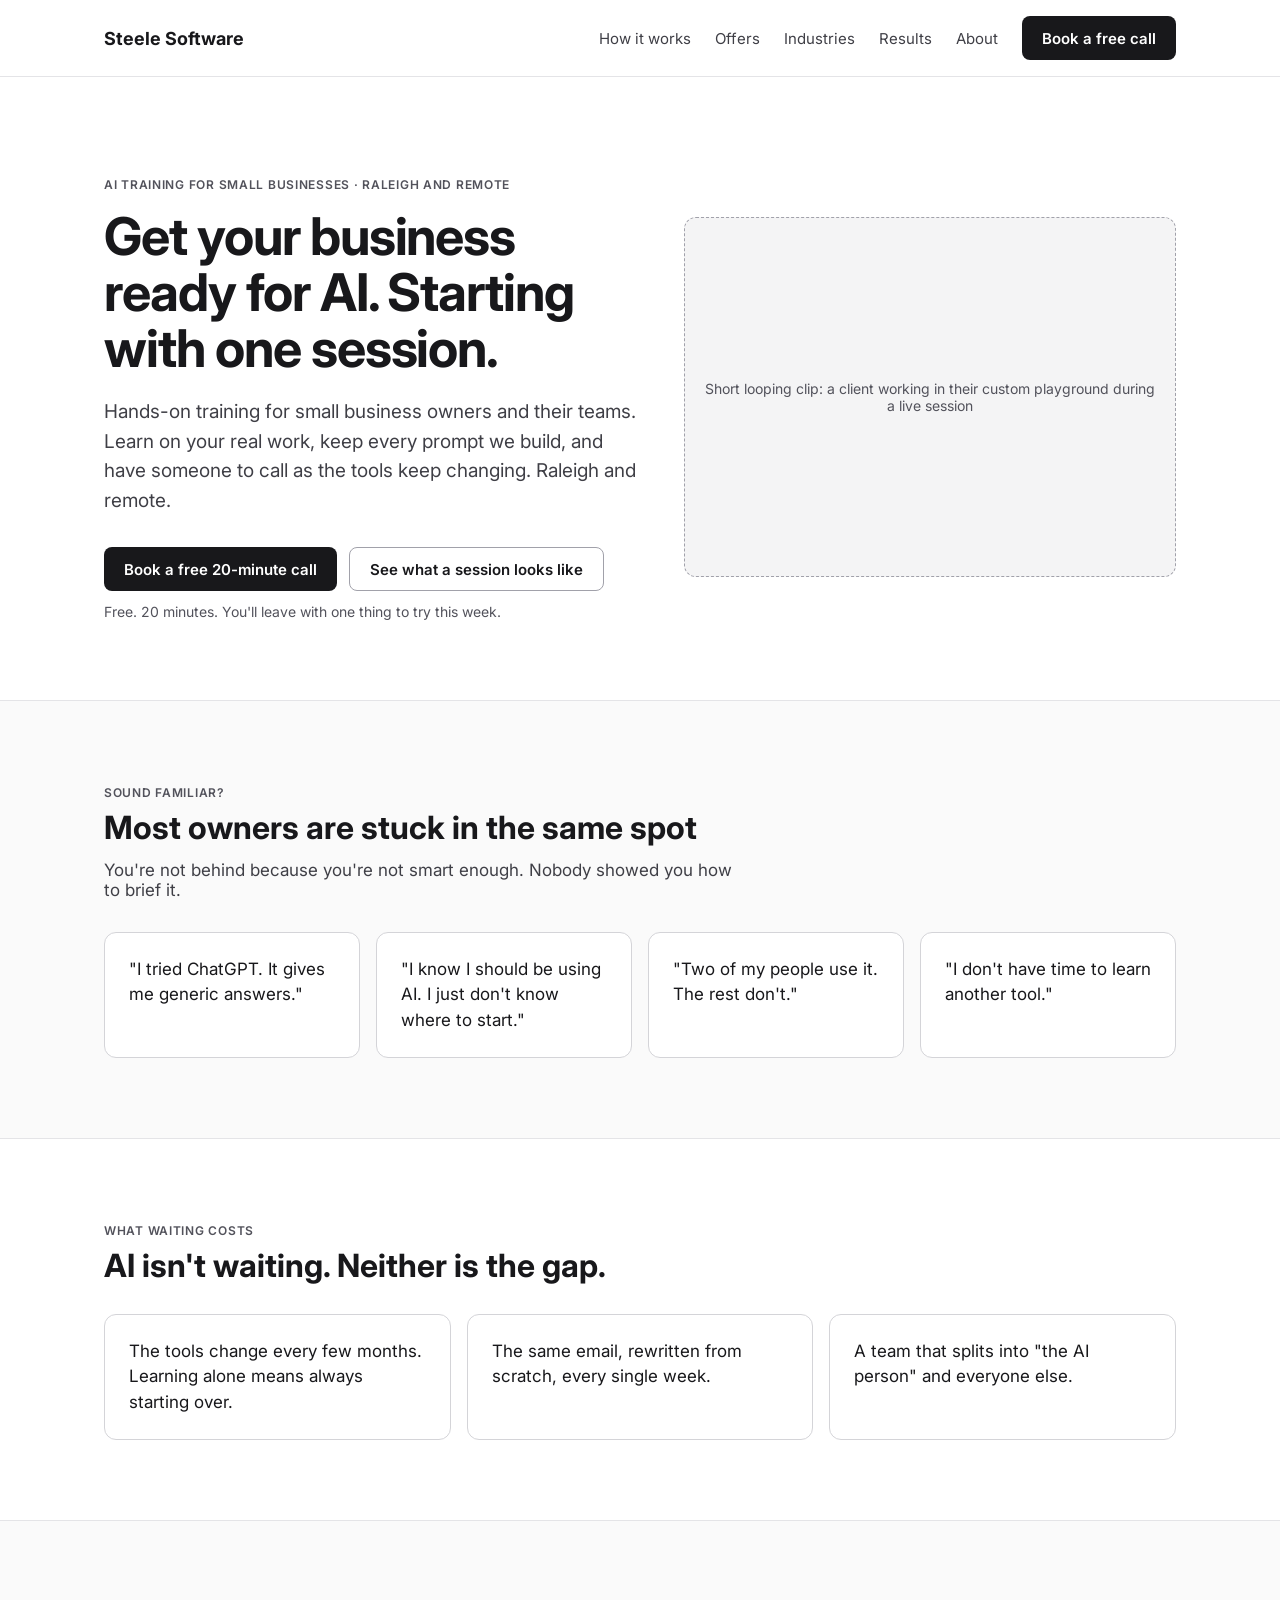
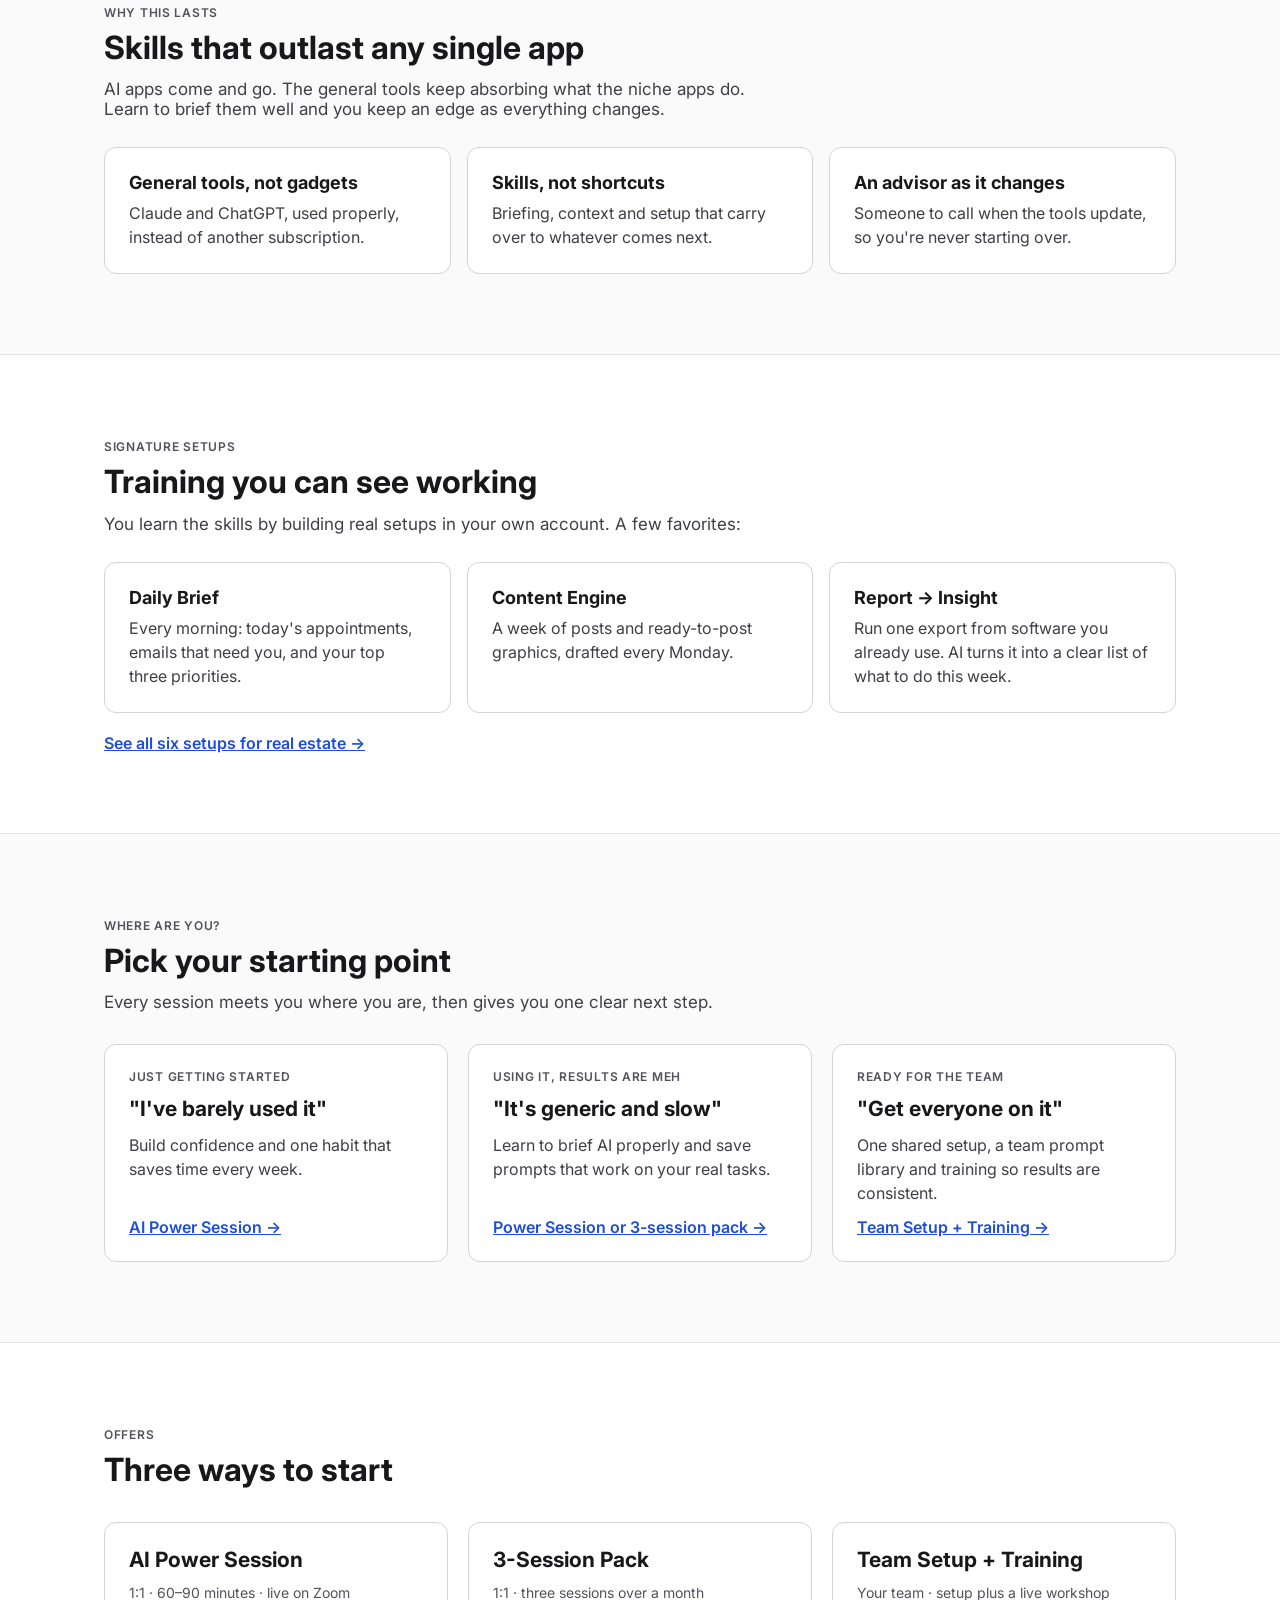
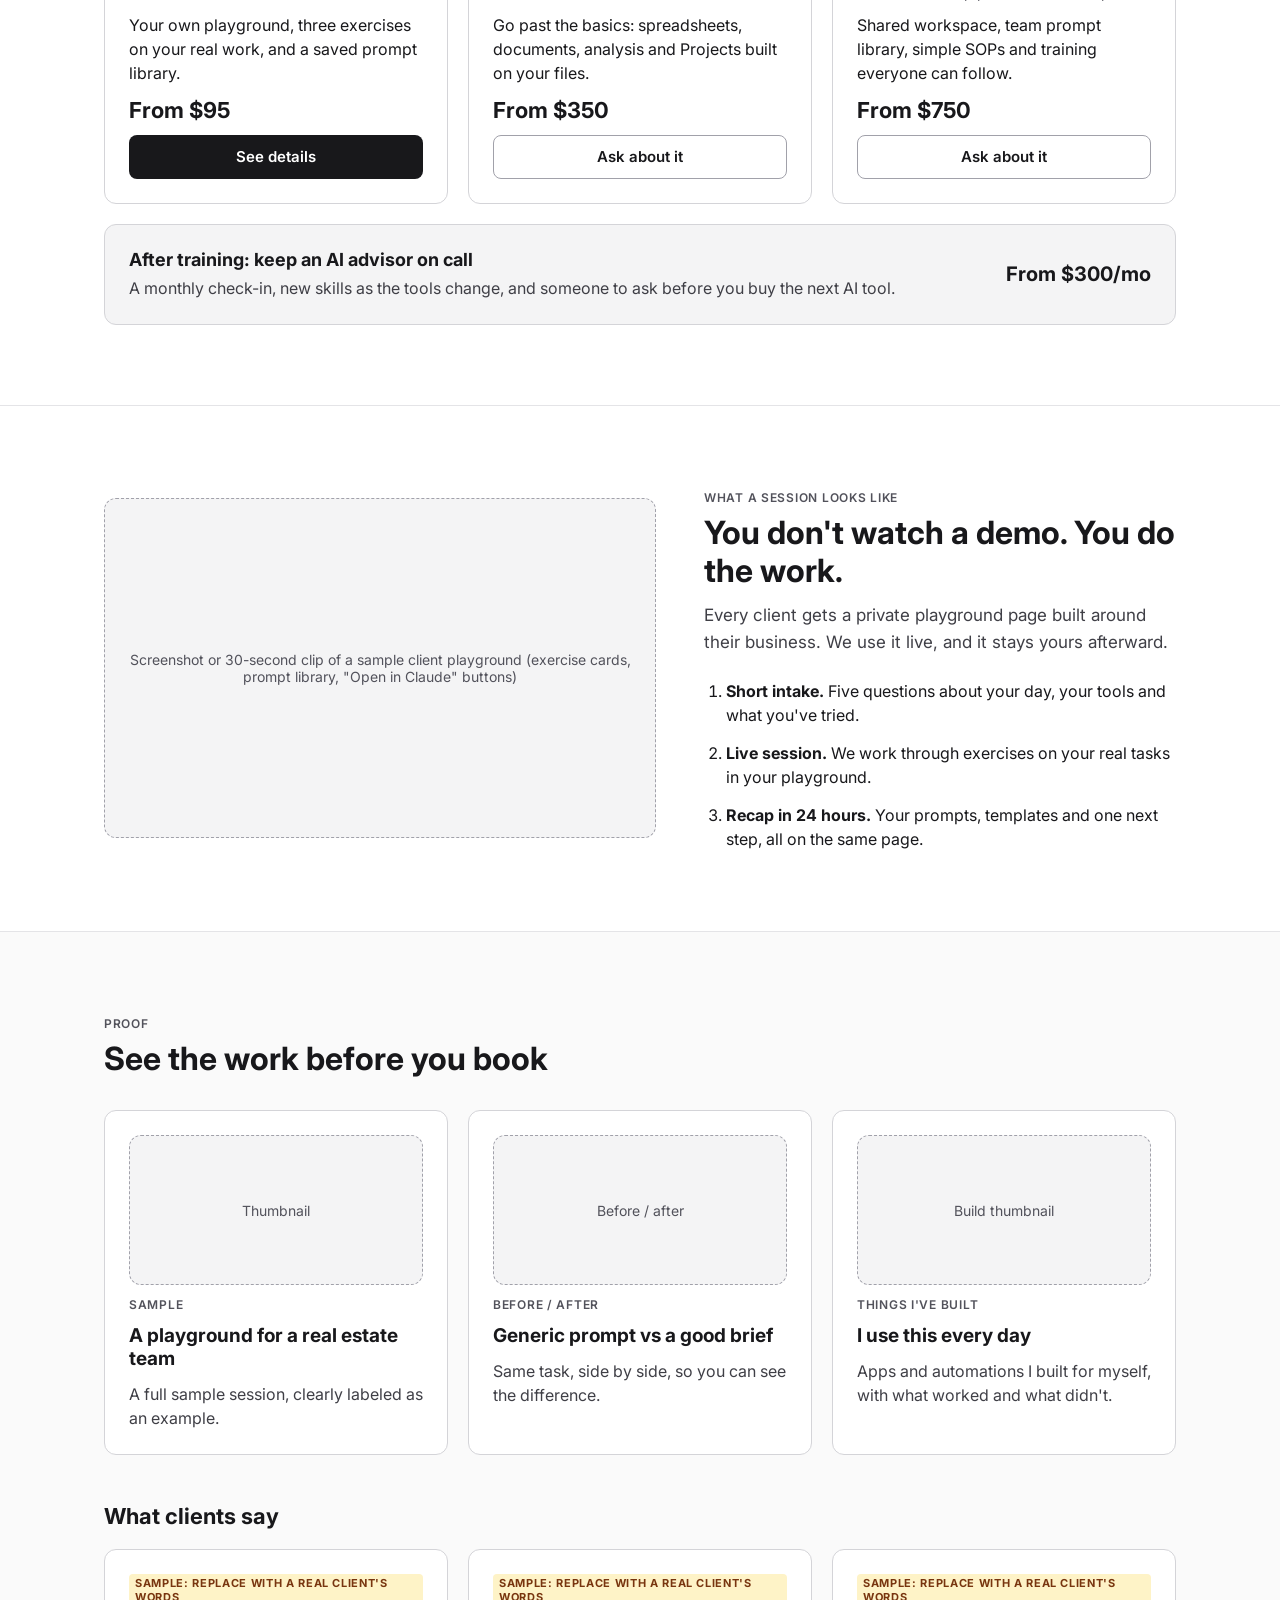
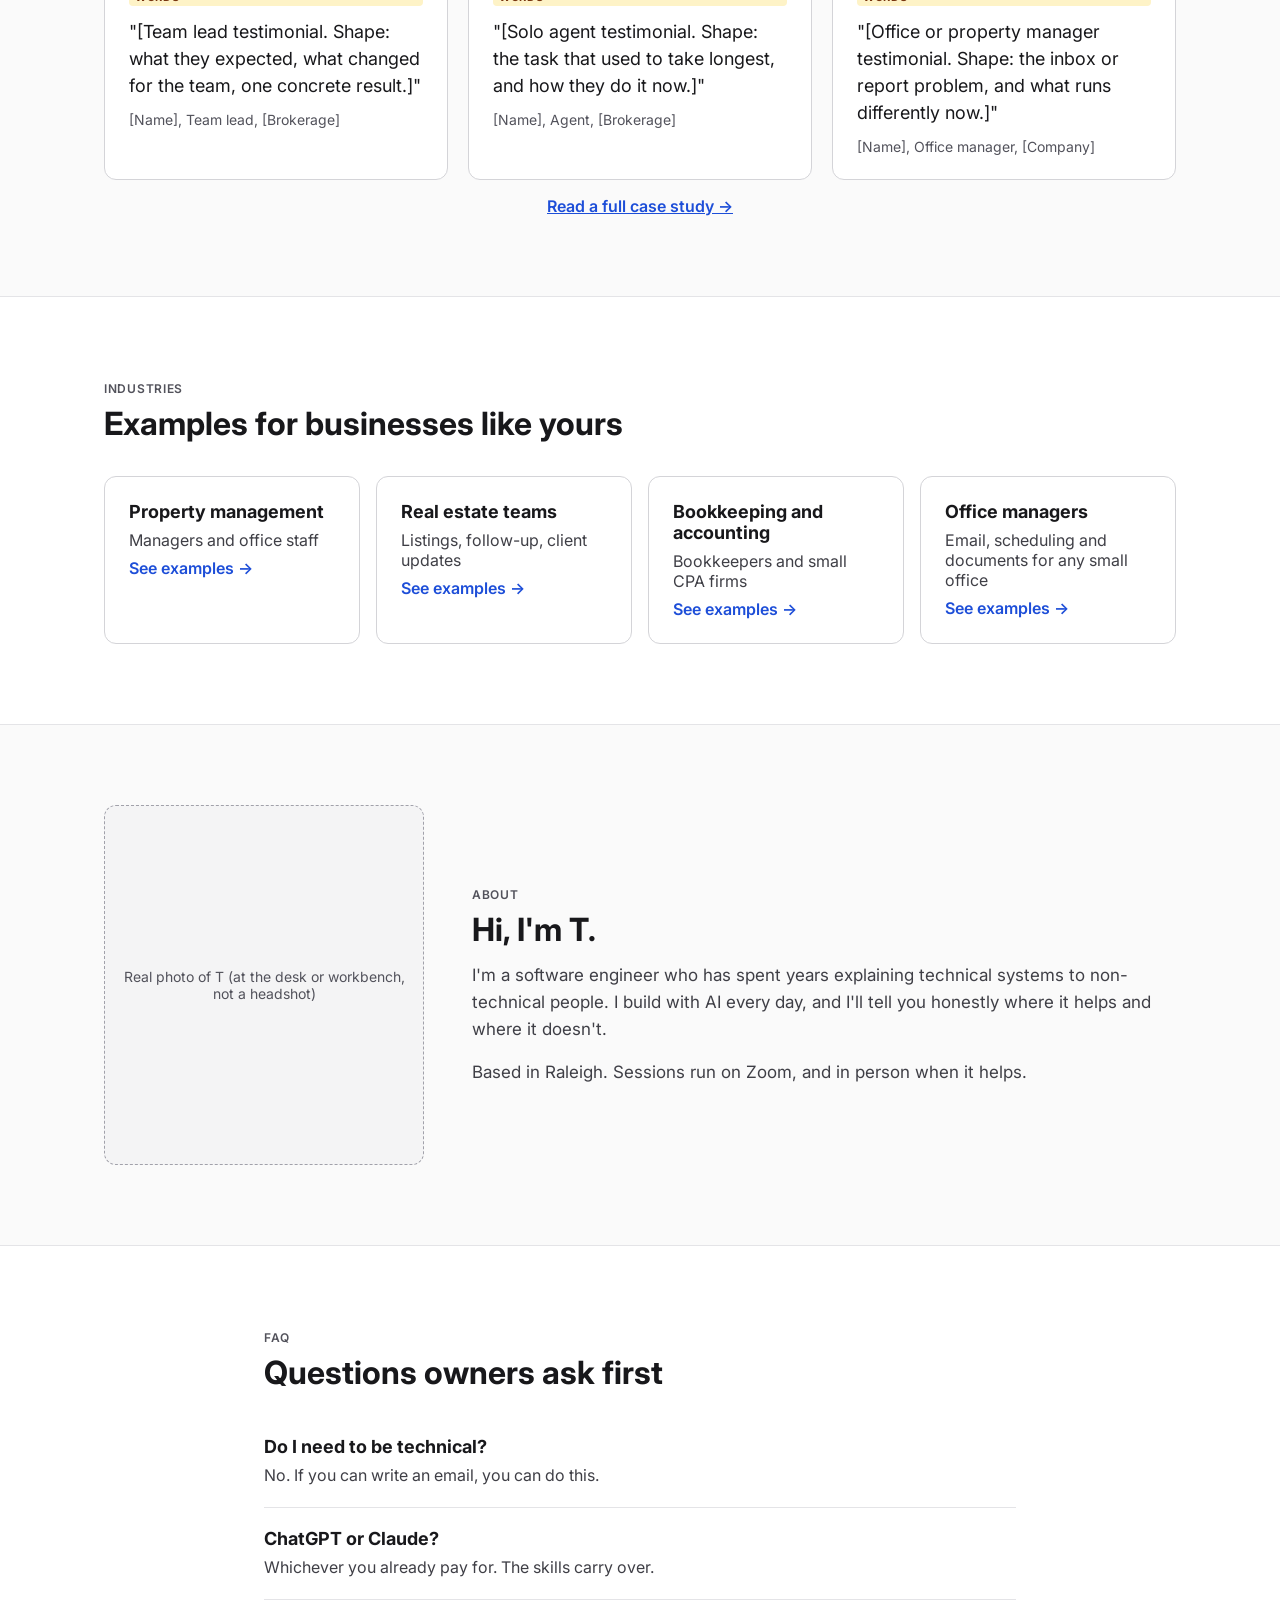
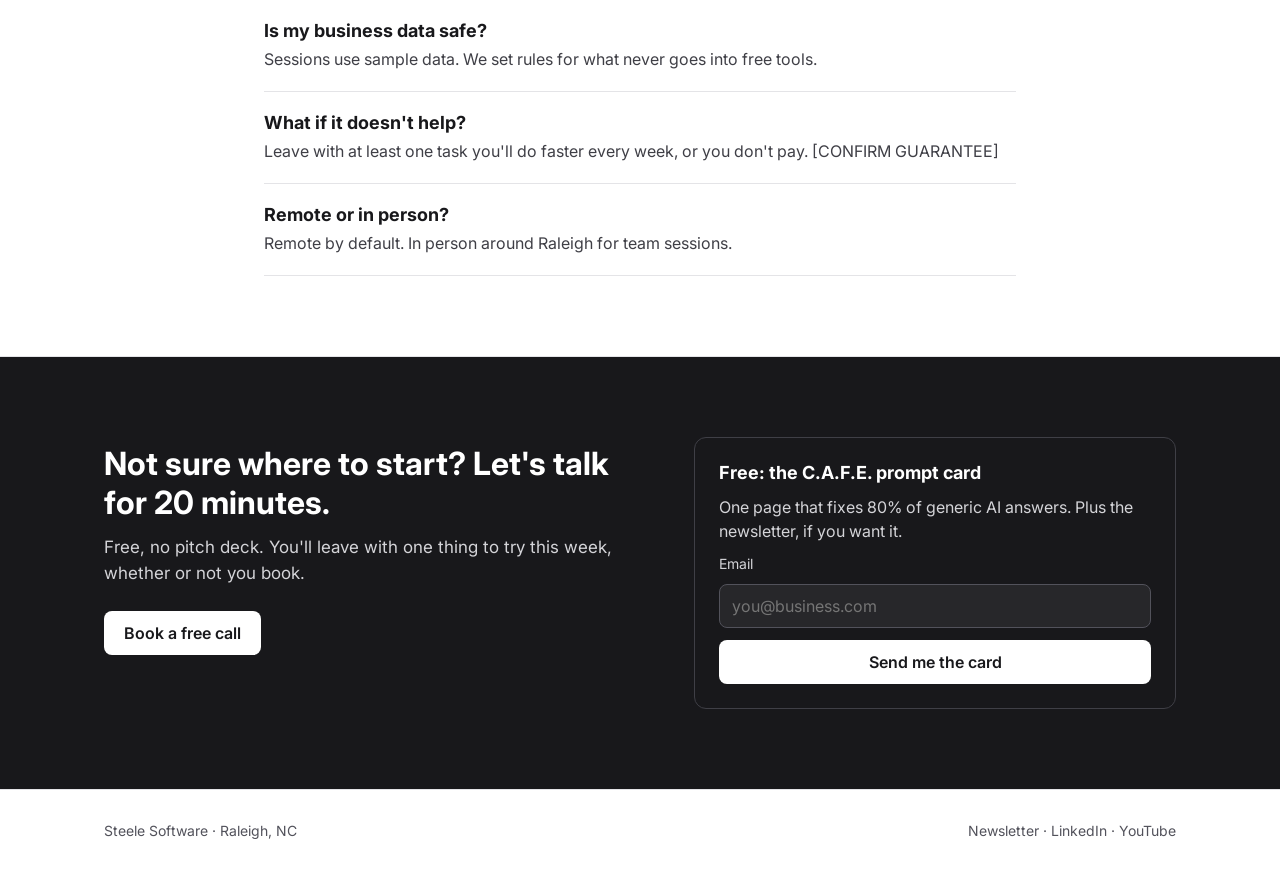
<file: wireframes/index.html>
<!doctype html>
<html lang="en">
<head>
<meta charset="utf-8">
<meta name="viewport" content="width=device-width, initial-scale=1">
<title>Steele Software · AI training for small businesses</title>
<meta name="description" content="Hands-on AI training for small businesses in the Raleigh area. Start with one session.">
<link rel="preconnect" href="https://fonts.googleapis.com">
<link rel="preconnect" href="https://fonts.gstatic.com" crossorigin>
<link href="https://fonts.googleapis.com/css2?family=Inter:wght@400;500;600;700&amp;display=swap" rel="stylesheet">
<link rel="stylesheet" href="css/site.css">
<script src="js/site.js" defer></script>
</head>
<body class="page-home">
<div style="font-family: Inter, system-ui, sans-serif; color: #18181B; background: #FFFFFF; min-height: 100vh">

<header style="border-bottom: 1px solid #E4E4E7">
<div class="wrap" style="display: flex; flex-wrap: wrap; align-items: center; justify-content: space-between; gap: 16px; padding-top: 16px; padding-bottom: 16px">
<a href="index.html" style="font-weight: 700; font-size: 18px; color: #18181B; text-decoration: none">Steele Software</a>
<nav aria-label="Main" style="display: flex; flex-wrap: wrap; align-items: center; gap: 24px; font-size: 15px">
<a href="#how" style="color: #3F3F46; text-decoration: none">How it works</a>
<a href="power-session.html" style="color: #3F3F46; text-decoration: none">Offers</a>
<a href="real-estate.html" style="color: #3F3F46; text-decoration: none">Industries</a>
<a href="case-study.html" style="color: #3F3F46; text-decoration: none">Results</a>
<a href="#about" style="color: #3F3F46; text-decoration: none">About</a>
<a class="btn" href="#book">Book a free call</a>
</nav>
</div>
</header>

<section style="padding: 96px 0 80px">
<div class="wrap" style="display: flex; flex-wrap: wrap; gap: 48px; align-items: center">
<div style="flex: 1 1 460px; min-width: 0">
<span class="tag">AI training for small businesses · Raleigh and remote</span>
<h1 style="font-size: 52px; line-height: 1.08; margin: 16px 0 20px; letter-spacing: -0.02em">Get your business ready for AI. Starting with one session.</h1>
<p style="font-size: 19px; line-height: 1.55; color: #3F3F46; margin: 0 0 32px; max-width: 540px">Hands-on training for small business owners and their teams. Learn on your real work, keep every prompt we build, and have someone to call as the tools keep changing. Raleigh and remote.</p>
<div style="display: flex; flex-wrap: wrap; gap: 12px">
<a class="btn" href="#book">Book a free 20-minute call</a>
<a class="btn2" href="#session">See what a session looks like</a>
</div>
<p style="margin: 12px 0 0; font-size: 14px; color: #52525B">Free. 20 minutes. You'll leave with one thing to try this week.</p>
</div>
<div class="ph" style="flex: 1 1 420px; min-height: 360px">Short looping clip: a client working in their custom playground during a live session</div>
</div>
</section>

<section class="sec" style="background: #FAFAFA">
<div class="wrap">
<span class="tag">Sound familiar?</span>
<h2>Most owners are stuck in the same spot</h2>
<p style="font-size: 17px; color: #3F3F46; margin: 0; max-width: 640px">You're not behind because you're not smart enough. Nobody showed you how to brief it.</p>
<div style="display: grid; grid-template-columns: repeat(auto-fit, minmax(240px, 1fr)); gap: 16px; margin-top: 32px">
<div class="card" style="font-size: 17px; line-height: 1.5">"I tried ChatGPT. It gives me generic answers."</div>
<div class="card" style="font-size: 17px; line-height: 1.5">"I know I should be using AI. I just don't know where to start."</div>
<div class="card" style="font-size: 17px; line-height: 1.5">"Two of my people use it. The rest don't."</div>
<div class="card" style="font-size: 17px; line-height: 1.5">"I don't have time to learn another tool."</div>
</div>
</div>
</section>

<section class="sec">
<div class="wrap">
<span class="tag">What waiting costs</span>
<h2>AI isn't waiting. Neither is the gap.</h2>
<div style="display: grid; grid-template-columns: repeat(auto-fit, minmax(260px, 1fr)); gap: 16px; margin-top: 28px">
<div class="card" style="font-size: 17px; line-height: 1.5">The tools change every few months. Learning alone means always starting over.</div>
<div class="card" style="font-size: 17px; line-height: 1.5">The same email, rewritten from scratch, every single week.</div>
<div class="card" style="font-size: 17px; line-height: 1.5">A team that splits into "the AI person" and everyone else.</div>
</div>
</div>
</section>

<section class="sec" style="background: #FAFAFA">
<div class="wrap">
<span class="tag">Why this lasts</span>
<h2>Skills that outlast any single app</h2>
<p style="font-size: 17px; color: #3F3F46; margin: 0; max-width: 680px">AI apps come and go. The general tools keep absorbing what the niche apps do. Learn to brief them well and you keep an edge as everything changes.</p>
<div style="display: grid; grid-template-columns: repeat(auto-fit, minmax(260px, 1fr)); gap: 16px; margin-top: 28px">
<div class="card"><strong style="font-size: 18px">General tools, not gadgets</strong><p style="margin: 8px 0 0; color: #3F3F46; line-height: 1.5">Claude and ChatGPT, used properly, instead of another subscription.</p></div>
<div class="card"><strong style="font-size: 18px">Skills, not shortcuts</strong><p style="margin: 8px 0 0; color: #3F3F46; line-height: 1.5">Briefing, context and setup that carry over to whatever comes next.</p></div>
<div class="card"><strong style="font-size: 18px">An advisor as it changes</strong><p style="margin: 8px 0 0; color: #3F3F46; line-height: 1.5">Someone to call when the tools update, so you're never starting over.</p></div>
</div>
</div>
</section>

<section class="sec">
<div class="wrap">
<span class="tag">Signature setups</span>
<h2>Training you can see working</h2>
<p style="font-size: 17px; color: #3F3F46; margin: 0; max-width: 680px">You learn the skills by building real setups in your own account. A few favorites:</p>
<div style="display: grid; grid-template-columns: repeat(auto-fit, minmax(260px, 1fr)); gap: 16px; margin-top: 28px">
<div class="card" style="display: flex; flex-direction: column; gap: 8px"><strong style="font-size: 18px">Daily Brief</strong><p style="margin: 0; color: #3F3F46; line-height: 1.5">Every morning: today's appointments, emails that need you, and your top three priorities.</p></div>
<div class="card" style="display: flex; flex-direction: column; gap: 8px"><strong style="font-size: 18px">Content Engine</strong><p style="margin: 0; color: #3F3F46; line-height: 1.5">A week of posts and ready-to-post graphics, drafted every Monday.</p></div>
<div class="card" style="display: flex; flex-direction: column; gap: 8px"><strong style="font-size: 18px">Report → Insight</strong><p style="margin: 0; color: #3F3F46; line-height: 1.5">Run one export from software you already use. AI turns it into a clear list of what to do this week.</p></div>
</div>
<p style="margin: 20px 0 0"><a href="real-estate.html" style="font-weight: 600">See all six setups for real estate →</a></p>
</div>
</section>

<section class="sec" id="how" style="background: #FAFAFA">
<div class="wrap">
<span class="tag">Where are you?</span>
<h2>Pick your starting point</h2>
<p style="font-size: 17px; color: #3F3F46; margin: 0 0 32px; max-width: 640px">Every session meets you where you are, then gives you one clear next step.</p>
<div style="display: grid; grid-template-columns: repeat(auto-fit, minmax(280px, 1fr)); gap: 20px">
<div class="card" style="display: flex; flex-direction: column; gap: 12px">
<span class="tag">Just getting started</span>
<h3 style="margin: 0; font-size: 21px">"I've barely used it"</h3>
<p style="margin: 0; color: #3F3F46; line-height: 1.5; flex-grow: 1">Build confidence and one habit that saves time every week.</p>
<a href="power-session.html" style="font-weight: 600">AI Power Session →</a>
</div>
<div class="card" style="display: flex; flex-direction: column; gap: 12px">
<span class="tag">Using it, results are meh</span>
<h3 style="margin: 0; font-size: 21px">"It's generic and slow"</h3>
<p style="margin: 0; color: #3F3F46; line-height: 1.5; flex-grow: 1">Learn to brief AI properly and save prompts that work on your real tasks.</p>
<a href="power-session.html" style="font-weight: 600">Power Session or 3-session pack →</a>
</div>
<div class="card" style="display: flex; flex-direction: column; gap: 12px">
<span class="tag">Ready for the team</span>
<h3 style="margin: 0; font-size: 21px">"Get everyone on it"</h3>
<p style="margin: 0; color: #3F3F46; line-height: 1.5; flex-grow: 1">One shared setup, a team prompt library and training so results are consistent.</p>
<a href="#offers" style="font-weight: 600">Team Setup + Training →</a>
</div>
</div>
</div>
</section>

<section class="sec" id="offers">
<div class="wrap">
<span class="tag">Offers</span>
<h2>Three ways to start</h2>
<div style="display: grid; grid-template-columns: repeat(auto-fit, minmax(280px, 1fr)); gap: 20px; margin-top: 32px">
<div class="card" style="display: flex; flex-direction: column; gap: 12px">
<h3 style="margin: 0; font-size: 21px">AI Power Session</h3>
<p style="margin: 0; color: #52525B; font-size: 14px">1:1 · 60–90 minutes · live on Zoom</p>
<p style="margin: 0; line-height: 1.5; flex-grow: 1">Your own playground, three exercises on your real work, and a saved prompt library.</p>
<p style="margin: 0; font-size: 22px; font-weight: 700">From $95</p>
<a class="btn" href="power-session.html">See details</a>
</div>
<div class="card" style="display: flex; flex-direction: column; gap: 12px">
<h3 style="margin: 0; font-size: 21px">3-Session Pack</h3>
<p style="margin: 0; color: #52525B; font-size: 14px">1:1 · three sessions over a month</p>
<p style="margin: 0; line-height: 1.5; flex-grow: 1">Go past the basics: spreadsheets, documents, analysis and Projects built on your files.</p>
<p style="margin: 0; font-size: 22px; font-weight: 700">From $350</p>
<a class="btn2" href="#book">Ask about it</a>
</div>
<div class="card" style="display: flex; flex-direction: column; gap: 12px">
<h3 style="margin: 0; font-size: 21px">Team Setup + Training</h3>
<p style="margin: 0; color: #52525B; font-size: 14px">Your team · setup plus a live workshop</p>
<p style="margin: 0; line-height: 1.5; flex-grow: 1">Shared workspace, team prompt library, simple SOPs and training everyone can follow.</p>
<p style="margin: 0; font-size: 22px; font-weight: 700">From $750</p>
<a class="btn2" href="#book">Ask about it</a>
</div>
</div>
<div class="card" style="margin-top: 20px; display: flex; flex-wrap: wrap; gap: 16px; align-items: center; justify-content: space-between; background: #F4F4F5">
<div style="flex: 1 1 420px; min-width: 0">
<strong style="font-size: 18px">After training: keep an AI advisor on call</strong>
<p style="margin: 6px 0 0; color: #3F3F46; line-height: 1.5">A monthly check-in, new skills as the tools change, and someone to ask before you buy the next AI tool.</p>
</div>
<p style="margin: 0; font-size: 20px; font-weight: 700">From $300/mo</p>
</div>
</div>
</section>

<section class="sec" id="session">
<div class="wrap" style="display: flex; flex-wrap: wrap; gap: 48px; align-items: center">
<div class="ph" style="flex: 1 1 480px; min-height: 340px">Screenshot or 30-second clip of a sample client playground (exercise cards, prompt library, "Open in Claude" buttons)</div>
<div style="flex: 1 1 400px; min-width: 0">
<span class="tag">What a session looks like</span>
<h2>You don't watch a demo. You do the work.</h2>
<p style="font-size: 17px; line-height: 1.55; color: #3F3F46; margin: 0 0 24px">Every client gets a private playground page built around their business. We use it live, and it stays yours afterward.</p>
<ol style="margin: 0; padding-left: 22px; display: flex; flex-direction: column; gap: 14px; font-size: 16px; line-height: 1.5">
<li><strong>Short intake.</strong> Five questions about your day, your tools and what you've tried.</li>
<li><strong>Live session.</strong> We work through exercises on your real tasks in your playground.</li>
<li><strong>Recap in 24 hours.</strong> Your prompts, templates and one next step, all on the same page.</li>
</ol>
</div>
</div>
</section>

<section class="sec" style="background: #FAFAFA">
<div class="wrap">
<span class="tag">Proof</span>
<h2>See the work before you book</h2>
<div style="display: grid; grid-template-columns: repeat(auto-fit, minmax(280px, 1fr)); gap: 20px; margin-top: 32px">
<div class="card" style="display: flex; flex-direction: column; gap: 12px">
<div class="ph" style="min-height: 150px">Thumbnail</div>
<span class="tag">Sample</span>
<h3 style="margin: 0; font-size: 19px">A playground for a real estate team</h3>
<p style="margin: 0; color: #3F3F46; line-height: 1.5">A full sample session, clearly labeled as an example.</p>
</div>
<div class="card" style="display: flex; flex-direction: column; gap: 12px">
<div class="ph" style="min-height: 150px">Before / after</div>
<span class="tag">Before / after</span>
<h3 style="margin: 0; font-size: 19px">Generic prompt vs a good brief</h3>
<p style="margin: 0; color: #3F3F46; line-height: 1.5">Same task, side by side, so you can see the difference.</p>
</div>
<div class="card" style="display: flex; flex-direction: column; gap: 12px">
<div class="ph" style="min-height: 150px">Build thumbnail</div>
<span class="tag">Things I've built</span>
<h3 style="margin: 0; font-size: 19px">I use this every day</h3>
<p style="margin: 0; color: #3F3F46; line-height: 1.5">Apps and automations I built for myself, with what worked and what didn't.</p>
</div>
</div>
<h3 style="margin: 48px 0 0; font-size: 22px">What clients say</h3>
<div style="display: grid; grid-template-columns: repeat(auto-fit, minmax(300px, 1fr)); gap: 20px; margin-top: 20px">
<figure class="card" style="margin: 0; display: flex; flex-direction: column; gap: 12px"><span class="sample">Sample: replace with a real client's words</span><blockquote style="margin: 0; font-size: 18px; line-height: 1.5">"[Team lead testimonial. Shape: what they expected, what changed for the team, one concrete result.]"</blockquote><figcaption style="color: #52525B; font-size: 14px">[Name], Team lead, [Brokerage]</figcaption></figure>
<figure class="card" style="margin: 0; display: flex; flex-direction: column; gap: 12px"><span class="sample">Sample: replace with a real client's words</span><blockquote style="margin: 0; font-size: 18px; line-height: 1.5">"[Solo agent testimonial. Shape: the task that used to take longest, and how they do it now.]"</blockquote><figcaption style="color: #52525B; font-size: 14px">[Name], Agent, [Brokerage]</figcaption></figure>
<figure class="card" style="margin: 0; display: flex; flex-direction: column; gap: 12px"><span class="sample">Sample: replace with a real client's words</span><blockquote style="margin: 0; font-size: 18px; line-height: 1.5">"[Office or property manager testimonial. Shape: the inbox or report problem, and what runs differently now.]"</blockquote><figcaption style="color: #52525B; font-size: 14px">[Name], Office manager, [Company]</figcaption></figure>
</div>
<p style="margin: 16px 0 0; text-align: center"><a href="case-study.html" style="font-weight: 600">Read a full case study →</a></p>
</div>
</section>

<section class="sec">
<div class="wrap">
<span class="tag">Industries</span>
<h2>Examples for businesses like yours</h2>
<div style="display: grid; grid-template-columns: repeat(auto-fit, minmax(240px, 1fr)); gap: 16px; margin-top: 32px">
<a class="card" href="property-management.html" style="text-decoration: none; color: #18181B; display: flex; flex-direction: column; gap: 8px"><strong style="font-size: 18px">Property management</strong><span style="color: #3F3F46">Managers and office staff</span><span style="color: #1D4ED8; font-weight: 600">See examples →</span></a>
<a class="card" href="real-estate.html" style="text-decoration: none; color: #18181B; display: flex; flex-direction: column; gap: 8px"><strong style="font-size: 18px">Real estate teams</strong><span style="color: #3F3F46">Listings, follow-up, client updates</span><span style="color: #1D4ED8; font-weight: 600">See examples →</span></a>
<a class="card" href="bookkeeping.html" style="text-decoration: none; color: #18181B; display: flex; flex-direction: column; gap: 8px"><strong style="font-size: 18px">Bookkeeping and accounting</strong><span style="color: #3F3F46">Bookkeepers and small CPA firms</span><span style="color: #1D4ED8; font-weight: 600">See examples →</span></a>
<a class="card" href="property-management.html" style="text-decoration: none; color: #18181B; display: flex; flex-direction: column; gap: 8px"><strong style="font-size: 18px">Office managers</strong><span style="color: #3F3F46">Email, scheduling and documents for any small office</span><span style="color: #1D4ED8; font-weight: 600">See examples →</span></a>
</div>
</div>
</section>

<section class="sec" id="about" style="background: #FAFAFA">
<div class="wrap" style="display: flex; flex-wrap: wrap; gap: 48px; align-items: center">
<div class="ph" style="flex: 0 1 320px; min-height: 360px">Real photo of T (at the desk or workbench, not a headshot)</div>
<div style="flex: 1 1 420px; min-width: 0">
<span class="tag">About</span>
<h2>Hi, I'm T.</h2>
<p style="font-size: 17px; line-height: 1.6; color: #3F3F46; margin: 0 0 16px">I'm a software engineer who has spent years explaining technical systems to non-technical people. I build with AI every day, and I'll tell you honestly where it helps and where it doesn't.</p>
<p style="font-size: 17px; line-height: 1.6; color: #3F3F46; margin: 0">Based in Raleigh. Sessions run on Zoom, and in person when it helps.</p>
</div>
</div>
</section>

<section class="sec">
<div class="wrap" style="max-width: 800px">
<span class="tag">FAQ</span>
<h2>Questions owners ask first</h2>
<div style="display: flex; flex-direction: column; gap: 0; margin-top: 24px">
<div style="padding: 20px 0; border-bottom: 1px solid #E4E4E7"><h3 style="margin: 0 0 6px; font-size: 18px">Do I need to be technical?</h3><p style="margin: 0; color: #3F3F46; line-height: 1.5">No. If you can write an email, you can do this.</p></div>
<div style="padding: 20px 0; border-bottom: 1px solid #E4E4E7"><h3 style="margin: 0 0 6px; font-size: 18px">ChatGPT or Claude?</h3><p style="margin: 0; color: #3F3F46; line-height: 1.5">Whichever you already pay for. The skills carry over.</p></div>
<div style="padding: 20px 0; border-bottom: 1px solid #E4E4E7"><h3 style="margin: 0 0 6px; font-size: 18px">Is my business data safe?</h3><p style="margin: 0; color: #3F3F46; line-height: 1.5">Sessions use sample data. We set rules for what never goes into free tools.</p></div>
<div style="padding: 20px 0; border-bottom: 1px solid #E4E4E7"><h3 style="margin: 0 0 6px; font-size: 18px">What if it doesn't help?</h3><p style="margin: 0; color: #3F3F46; line-height: 1.5">Leave with at least one task you'll do faster every week, or you don't pay. [CONFIRM GUARANTEE]</p></div>
<div style="padding: 20px 0; border-bottom: 1px solid #E4E4E7"><h3 style="margin: 0 0 6px; font-size: 18px">Remote or in person?</h3><p style="margin: 0; color: #3F3F46; line-height: 1.5">Remote by default. In person around Raleigh for team sessions.</p></div>
</div>
</div>
</section>

<section class="sec" id="book" style="background: #18181B; color: #FFFFFF">
<div class="wrap" style="display: flex; flex-wrap: wrap; gap: 48px; align-items: flex-start">
<div style="flex: 1 1 420px; min-width: 0">
<h2 style="color: #FFFFFF">Not sure where to start? Let's talk for 20 minutes.</h2>
<p style="font-size: 17px; line-height: 1.55; color: #D4D4D8; margin: 0 0 24px">Free, no pitch deck. You'll leave with one thing to try this week, whether or not you book.</p>
<a href="#book" style="display: inline-flex; align-items: center; min-height: 44px; padding: 0 20px; border-radius: 8px; background: #FFFFFF; color: #18181B; text-decoration: none; font-weight: 600">Book a free call</a>
</div>
<form data-form novalidate style="flex: 1 1 360px; min-width: 0; border: 1px solid #3F3F46; border-radius: 12px; padding: 24px; display: flex; flex-direction: column; gap: 12px">
<strong style="font-size: 18px">Free: the C.A.F.E. prompt card</strong>
<p style="margin: 0; color: #D4D4D8; line-height: 1.5">One page that fixes 80% of generic AI answers. Plus the newsletter, if you want it.</p>
<label for="email" style="font-size: 14px; color: #D4D4D8">Email</label>
<input id="email" name="email" type="email" required autocomplete="email" placeholder="you@business.com" style="min-height: 44px; border-radius: 8px; border: 1px solid #52525B; background: #27272A; color: #FFFFFF; padding: 0 12px; font: inherit">
<button type="submit" style="min-height: 44px; border-radius: 8px; border: 0; background: #FFFFFF; color: #18181B; font: inherit; font-weight: 600; cursor: pointer">Send me the card</button>
</form>
</div>
</section>

<footer style="padding: 32px 0; border-top: 1px solid #E4E4E7">
<div class="wrap" style="display: flex; flex-wrap: wrap; justify-content: space-between; gap: 16px; color: #52525B; font-size: 14px">
<span>Steele Software · Raleigh, NC</span>
<span>Newsletter · LinkedIn · YouTube</span>
</div>
</footer>

</div>
</body>
</html>
</file>
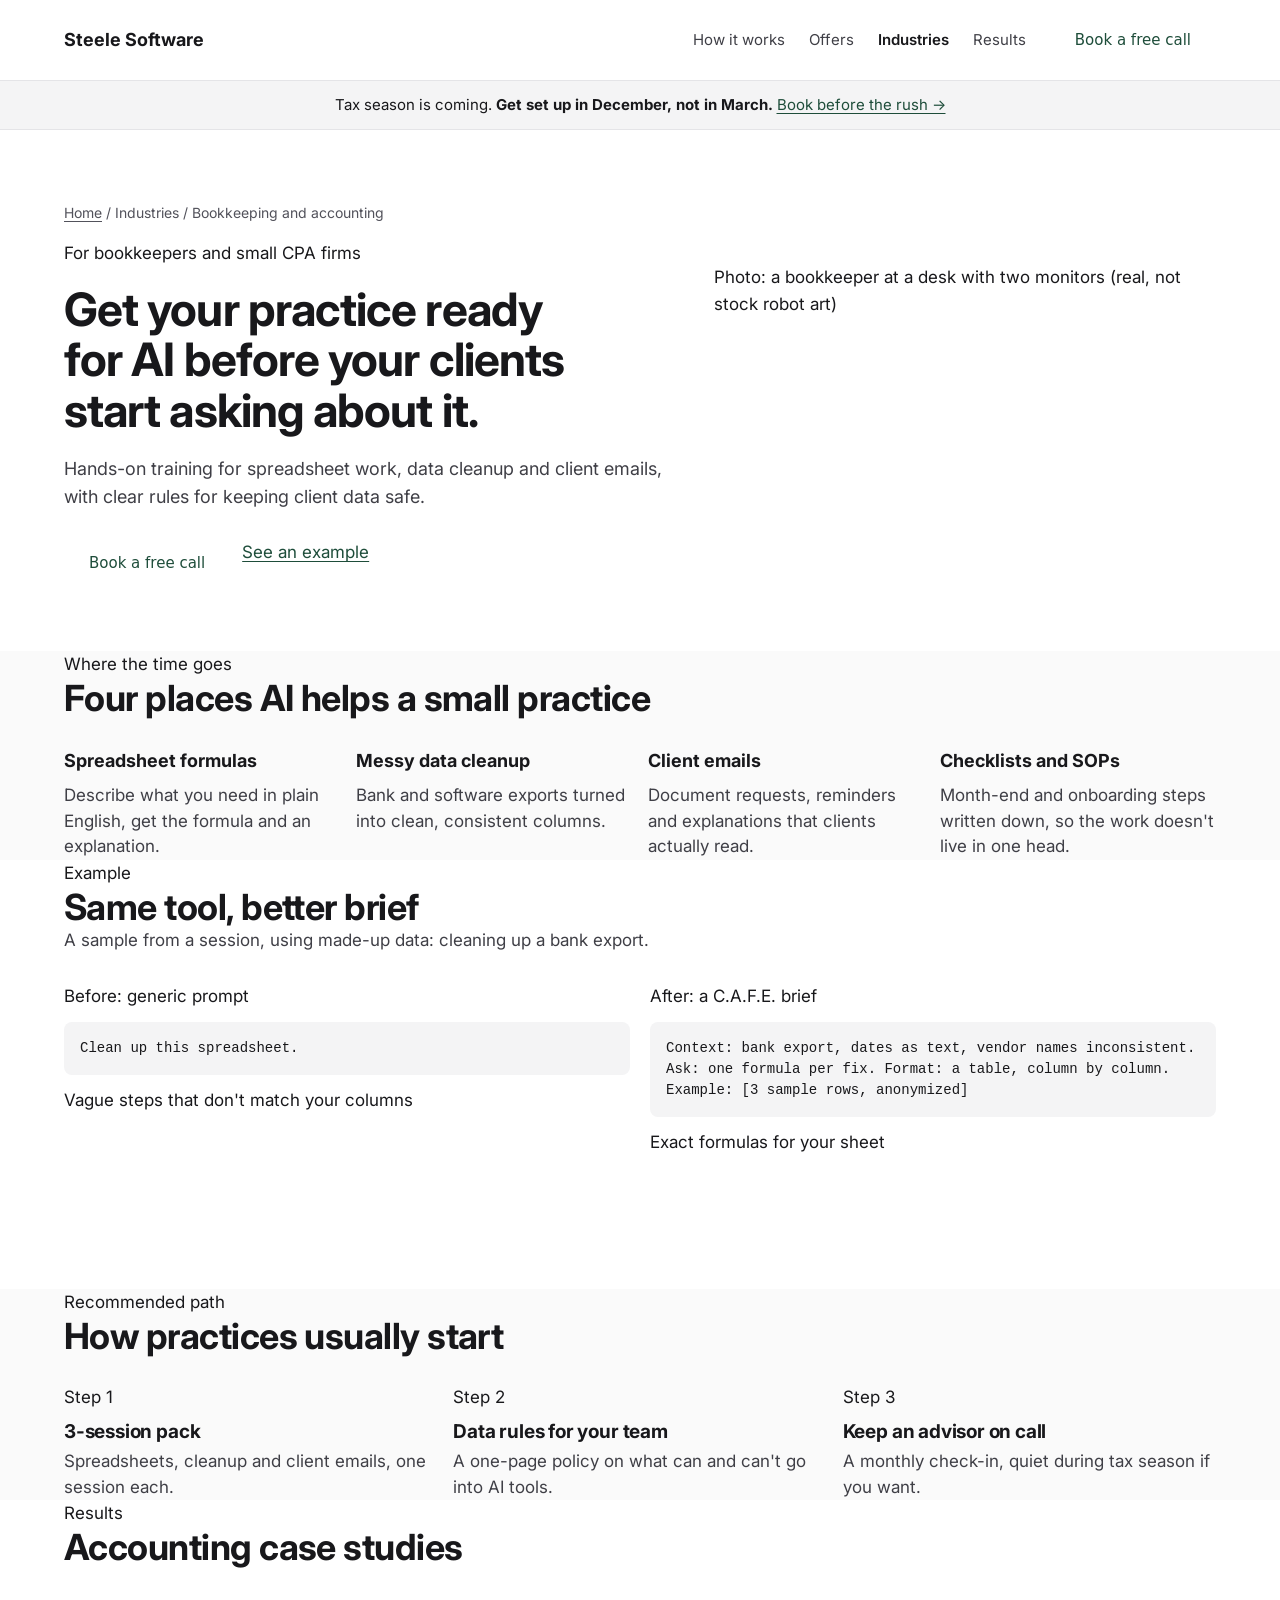
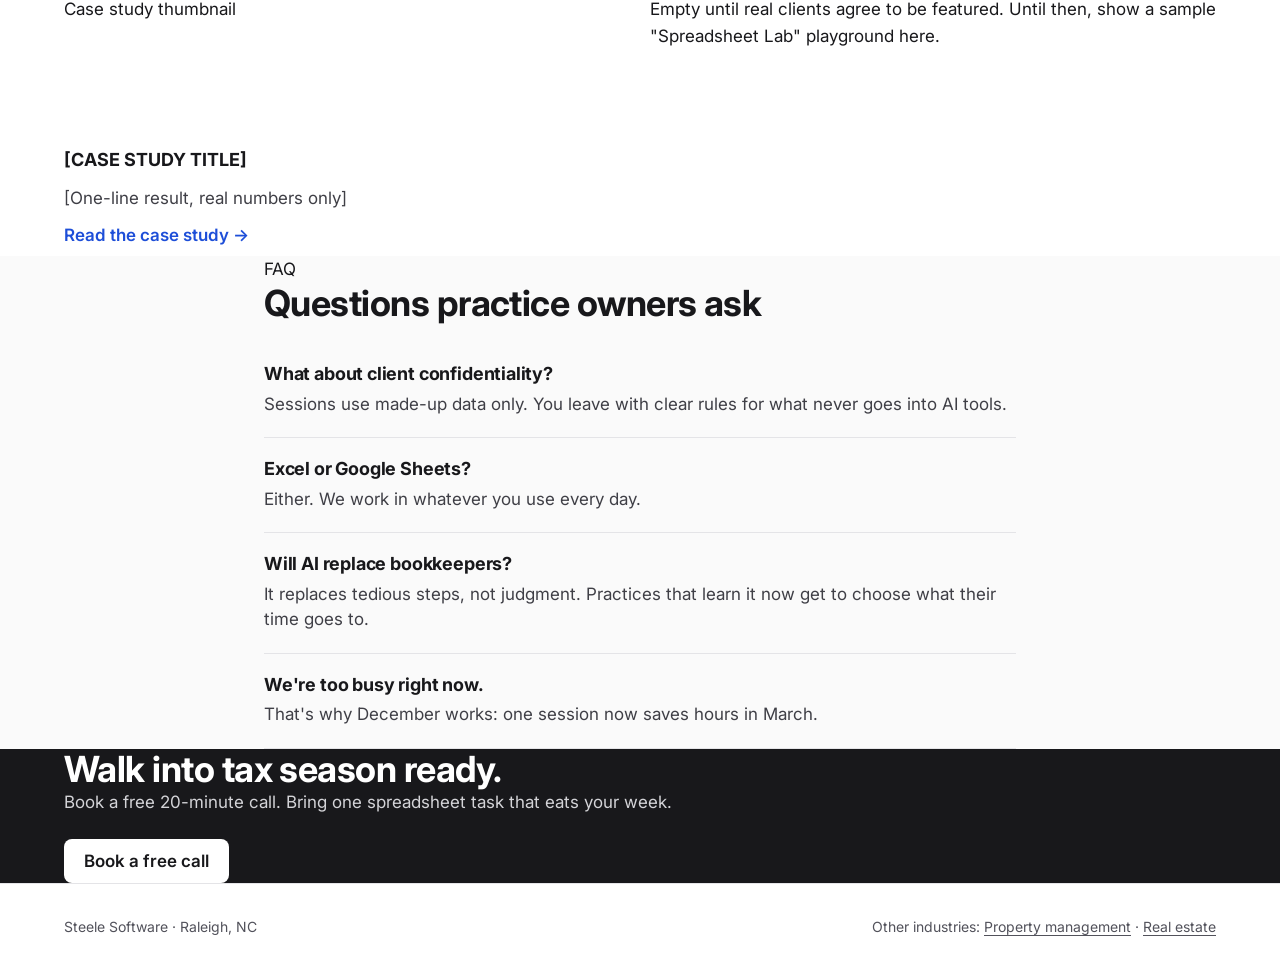
<file: bookkeeping.html>
<!doctype html>
<html lang="en">
<head>
<meta charset="utf-8">
<meta name="viewport" content="width=device-width, initial-scale=1">
<title>AI training for bookkeepers and small CPA firms · Steele Software</title>
<meta name="description" content="AI training for bookkeepers and small CPA firms, with clear rules for client data.">
<link rel="preconnect" href="https://fonts.googleapis.com">
<link rel="preconnect" href="https://fonts.gstatic.com" crossorigin>
<link href="https://fonts.googleapis.com/css2?family=Inter:wght@400;500;600;700&amp;display=swap" rel="stylesheet">
<link rel="stylesheet" href="css/site.css">
<script src="js/site.js" defer></script>
</head>
<body>
<div style="font-family: Inter, system-ui, sans-serif; color: #18181B; background: #FFFFFF; min-height: 100vh">

<header style="border-bottom: 1px solid #E4E4E7">
<div class="wrap" style="display: flex; flex-wrap: wrap; align-items: center; justify-content: space-between; gap: 16px; padding-top: 16px; padding-bottom: 16px">
<a href="index.html" style="font-weight: 700; font-size: 18px; color: #18181B; text-decoration: none">Steele Software</a>
<nav aria-label="Main" style="display: flex; flex-wrap: wrap; align-items: center; gap: 24px; font-size: 15px">
<a href="index.html#how" style="color: #3F3F46; text-decoration: none">How it works</a>
<a href="power-session.html" style="color: #3F3F46; text-decoration: none">Offers</a>
<a href="real-estate.html" style="color: #18181B; font-weight: 600; text-decoration: none">Industries</a>
<a href="case-study.html" style="color: #3F3F46; text-decoration: none">Results</a>
<a class="btn" href="#book">Book a free call</a>
</nav>
</div>
</header>

<div style="background: #F4F4F5; border-bottom: 1px solid #E4E4E7; padding: 12px 24px; text-align: center; font-size: 15px">Tax season is coming. <strong>Get set up in December, not in March.</strong> <a href="#book">Book before the rush →</a></div>

<section style="padding: 72px 0 64px">
<div class="wrap">
<p style="margin: 0 0 16px; font-size: 14px; color: #52525B"><a href="index.html" style="color: #52525B">Home</a> / Industries / Bookkeeping and accounting</p>
<div style="display: flex; flex-wrap: wrap; gap: 48px; align-items: center">
<div style="flex: 1 1 480px; min-width: 0">
<span class="tag">For bookkeepers and small CPA firms</span>
<h1 style="font-size: 46px; line-height: 1.1; margin: 16px 0 20px; letter-spacing: -0.02em">Get your practice ready for AI before your clients start asking about it.</h1>
<p style="font-size: 18px; line-height: 1.55; color: #3F3F46; margin: 0 0 28px">Hands-on training for spreadsheet work, data cleanup and client emails, with clear rules for keeping client data safe.</p>
<div style="display: flex; flex-wrap: wrap; gap: 12px">
<a class="btn" href="#book">Book a free call</a>
<a class="btn2" href="#example">See an example</a>
</div>
</div>
<div class="ph" style="flex: 1 1 380px; min-height: 300px">Photo: a bookkeeper at a desk with two monitors (real, not stock robot art)</div>
</div>
</div>
</section>

<section class="sec" style="background: #FAFAFA">
<div class="wrap">
<span class="tag">Where the time goes</span>
<h2>Four places AI helps a small practice</h2>
<div style="display: grid; grid-template-columns: repeat(auto-fit, minmax(240px, 1fr)); gap: 16px; margin-top: 28px">
<div class="card" style="display: flex; flex-direction: column; gap: 8px"><strong style="font-size: 18px">Spreadsheet formulas</strong><p style="margin: 0; color: #3F3F46; line-height: 1.5">Describe what you need in plain English, get the formula and an explanation.</p></div>
<div class="card" style="display: flex; flex-direction: column; gap: 8px"><strong style="font-size: 18px">Messy data cleanup</strong><p style="margin: 0; color: #3F3F46; line-height: 1.5">Bank and software exports turned into clean, consistent columns.</p></div>
<div class="card" style="display: flex; flex-direction: column; gap: 8px"><strong style="font-size: 18px">Client emails</strong><p style="margin: 0; color: #3F3F46; line-height: 1.5">Document requests, reminders and explanations that clients actually read.</p></div>
<div class="card" style="display: flex; flex-direction: column; gap: 8px"><strong style="font-size: 18px">Checklists and SOPs</strong><p style="margin: 0; color: #3F3F46; line-height: 1.5">Month-end and onboarding steps written down, so the work doesn't live in one head.</p></div>
</div>
</div>
</section>

<section class="sec" id="example">
<div class="wrap">
<span class="tag">Example</span>
<h2>Same tool, better brief</h2>
<p style="font-size: 17px; color: #3F3F46; margin: 0 0 28px; max-width: 660px">A sample from a session, using made-up data: cleaning up a bank export.</p>
<div style="display: grid; grid-template-columns: repeat(auto-fit, minmax(320px, 1fr)); gap: 20px">
<div class="card" style="display: flex; flex-direction: column; gap: 12px">
<span class="tag">Before: generic prompt</span>
<div style="background: #F4F4F5; border-radius: 8px; padding: 16px; font-family: ui-monospace, monospace; font-size: 14px; line-height: 1.5">Clean up this spreadsheet.</div>
<div class="ph" style="min-height: 160px">Vague steps that don't match your columns</div>
</div>
<div class="card" style="display: flex; flex-direction: column; gap: 12px">
<span class="tag">After: a C.A.F.E. brief</span>
<div style="background: #F4F4F5; border-radius: 8px; padding: 16px; font-family: ui-monospace, monospace; font-size: 14px; line-height: 1.5">Context: bank export, dates as text, vendor names inconsistent. Ask: one formula per fix. Format: a table, column by column. Example: [3 sample rows, anonymized]</div>
<div class="ph" style="min-height: 160px">Exact formulas for your sheet</div>
</div>
</div>
</div>
</section>

<section class="sec" style="background: #FAFAFA">
<div class="wrap">
<span class="tag">Recommended path</span>
<h2>How practices usually start</h2>
<div style="display: grid; grid-template-columns: repeat(auto-fit, minmax(260px, 1fr)); gap: 16px; margin-top: 28px">
<div class="card"><span class="tag">Step 1</span><h3 style="margin: 8px 0 6px; font-size: 19px">3-session pack</h3><p style="margin: 0; color: #3F3F46; line-height: 1.5">Spreadsheets, cleanup and client emails, one session each.</p></div>
<div class="card"><span class="tag">Step 2</span><h3 style="margin: 8px 0 6px; font-size: 19px">Data rules for your team</h3><p style="margin: 0; color: #3F3F46; line-height: 1.5">A one-page policy on what can and can't go into AI tools.</p></div>
<div class="card"><span class="tag">Step 3</span><h3 style="margin: 8px 0 6px; font-size: 19px">Keep an advisor on call</h3><p style="margin: 0; color: #3F3F46; line-height: 1.5">A monthly check-in, quiet during tax season if you want.</p></div>
</div>
</div>
</section>

<section class="sec">
<div class="wrap">
<span class="tag">Results</span>
<h2>Accounting case studies</h2>
<div style="display: grid; grid-template-columns: repeat(auto-fit, minmax(300px, 1fr)); gap: 20px; margin-top: 28px">
<a class="card" href="case-study.html" style="text-decoration: none; color: #18181B; display: flex; flex-direction: column; gap: 10px"><div class="ph" style="min-height: 140px">Case study thumbnail</div><strong style="font-size: 18px">[CASE STUDY TITLE]</strong><span style="color: #3F3F46">[One-line result, real numbers only]</span><span style="color: #1D4ED8; font-weight: 600">Read the case study →</span></a>
<div class="ph" style="min-height: 260px">Empty until real clients agree to be featured. Until then, show a sample "Spreadsheet Lab" playground here.</div>
</div>
</div>
</section>

<section class="sec" style="background: #FAFAFA">
<div class="wrap" style="max-width: 800px">
<span class="tag">FAQ</span>
<h2>Questions practice owners ask</h2>
<div style="margin-top: 20px">
<div style="padding: 20px 0; border-bottom: 1px solid #E4E4E7"><h3 style="margin: 0 0 6px; font-size: 18px">What about client confidentiality?</h3><p style="margin: 0; color: #3F3F46; line-height: 1.5">Sessions use made-up data only. You leave with clear rules for what never goes into AI tools.</p></div>
<div style="padding: 20px 0; border-bottom: 1px solid #E4E4E7"><h3 style="margin: 0 0 6px; font-size: 18px">Excel or Google Sheets?</h3><p style="margin: 0; color: #3F3F46; line-height: 1.5">Either. We work in whatever you use every day.</p></div>
<div style="padding: 20px 0; border-bottom: 1px solid #E4E4E7"><h3 style="margin: 0 0 6px; font-size: 18px">Will AI replace bookkeepers?</h3><p style="margin: 0; color: #3F3F46; line-height: 1.5">It replaces tedious steps, not judgment. Practices that learn it now get to choose what their time goes to.</p></div>
<div style="padding: 20px 0; border-bottom: 1px solid #E4E4E7"><h3 style="margin: 0 0 6px; font-size: 18px">We're too busy right now.</h3><p style="margin: 0; color: #3F3F46; line-height: 1.5">That's why December works: one session now saves hours in March.</p></div>
</div>
</div>
</section>

<section class="sec" id="book" style="background: #18181B; color: #FFFFFF">
<div class="wrap">
<h2 style="color: #FFFFFF">Walk into tax season ready.</h2>
<p style="font-size: 17px; line-height: 1.55; color: #D4D4D8; margin: 0 0 24px; max-width: 620px">Book a free 20-minute call. Bring one spreadsheet task that eats your week.</p>
<a href="#book" style="display: inline-flex; align-items: center; min-height: 44px; padding: 0 20px; border-radius: 8px; background: #FFFFFF; color: #18181B; text-decoration: none; font-weight: 600">Book a free call</a>
</div>
</section>

<footer style="padding: 32px 0; border-top: 1px solid #E4E4E7">
<div class="wrap" style="display: flex; flex-wrap: wrap; justify-content: space-between; gap: 16px; color: #52525B; font-size: 14px">
<span>Steele Software · Raleigh, NC</span>
<span>Other industries: <a href="property-management.html" style="color: #52525B">Property management</a> · <a href="real-estate.html" style="color: #52525B">Real estate</a></span>
</div>
</footer>

</div>
</body>
</html>
</file>
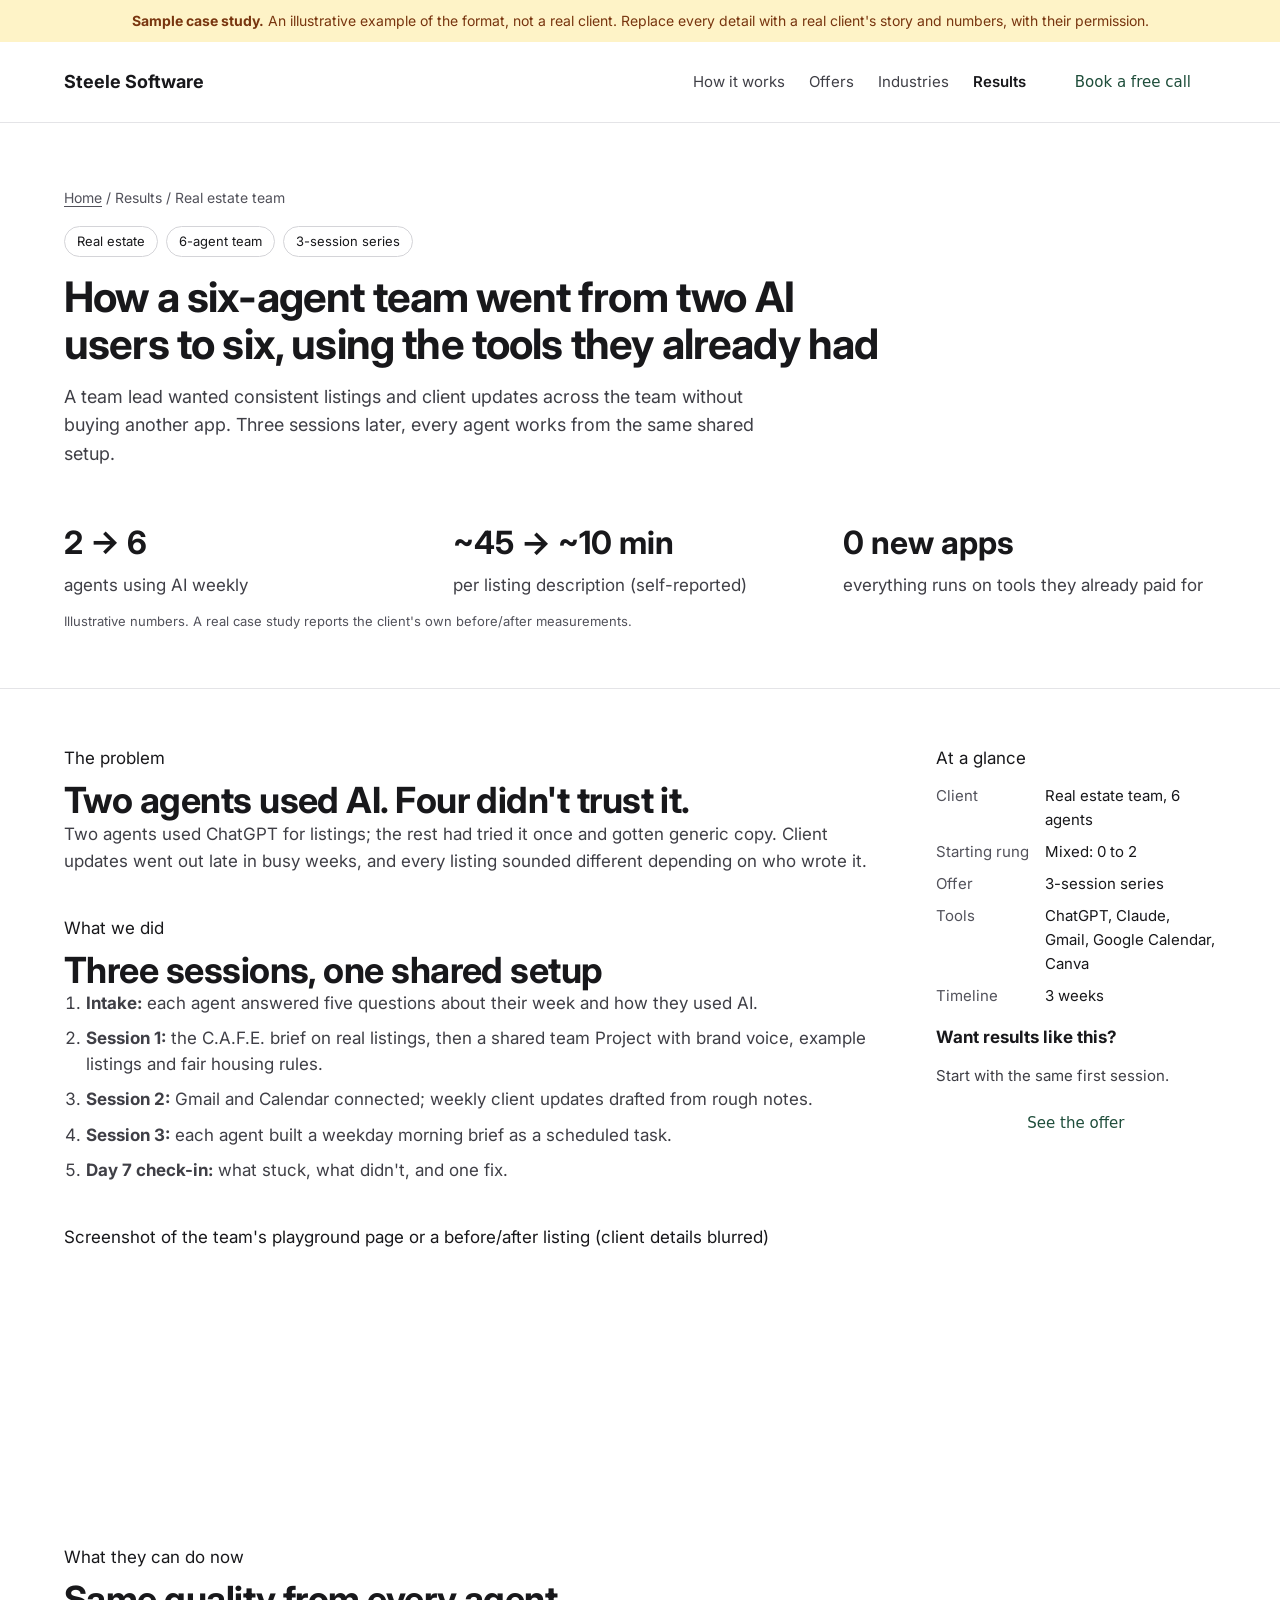
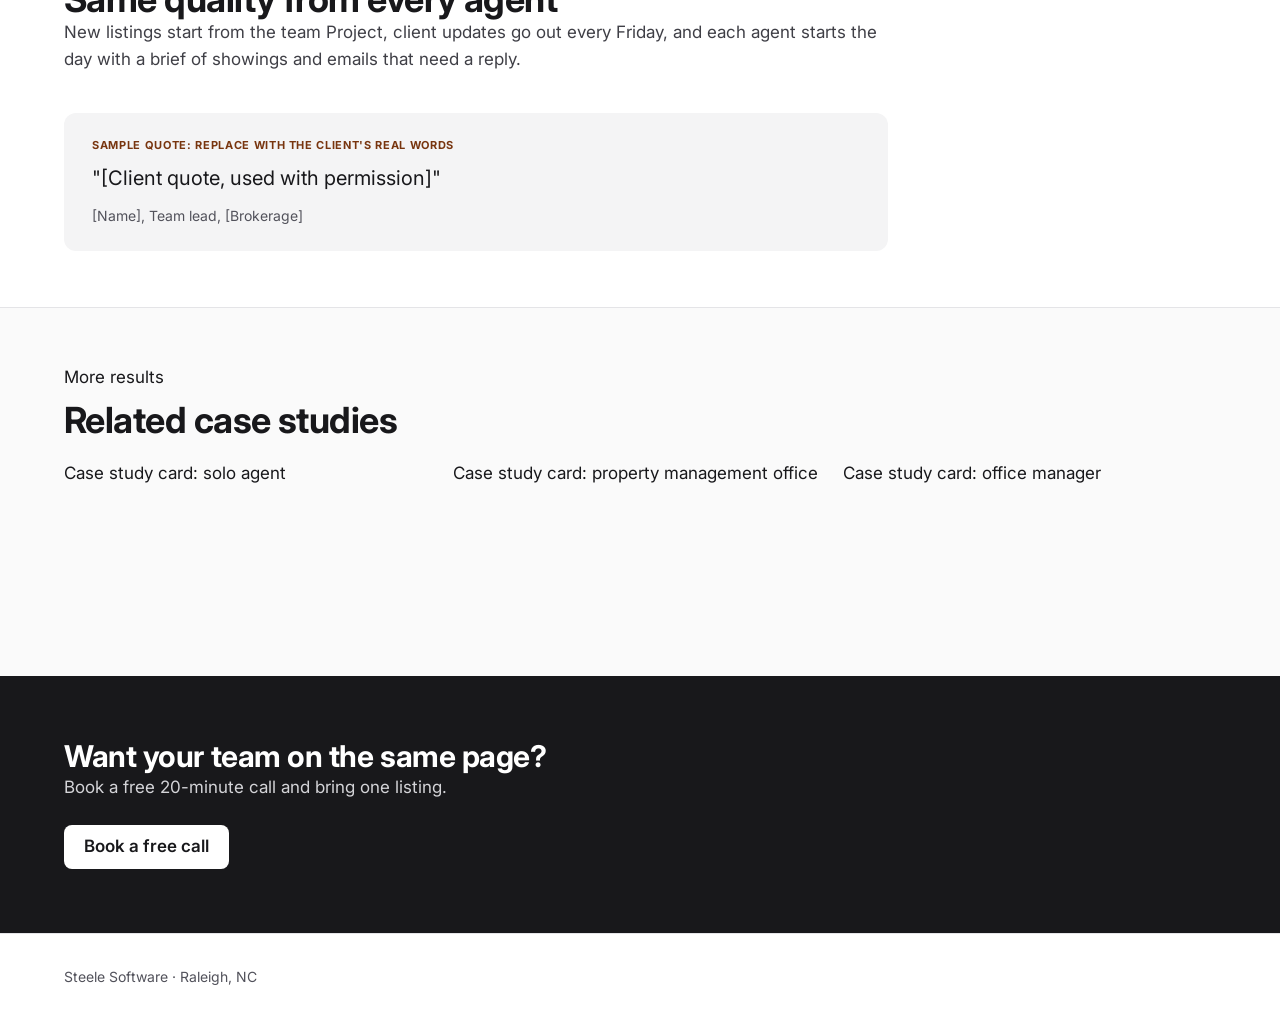
<file: case-study.html>
<!doctype html>
<html lang="en">
<head>
<meta charset="utf-8">
<meta name="viewport" content="width=device-width, initial-scale=1">
<title>Sample case study · Steele Software</title>
<meta name="description" content="Case study: how a small team put AI to work.">
<link rel="preconnect" href="https://fonts.googleapis.com">
<link rel="preconnect" href="https://fonts.gstatic.com" crossorigin>
<link href="https://fonts.googleapis.com/css2?family=Inter:wght@400;500;600;700&amp;display=swap" rel="stylesheet">
<link rel="stylesheet" href="css/site.css">
<script src="js/site.js" defer></script>
</head>
<body class="page-case">
<div style="font-family: Inter, system-ui, sans-serif; color: #18181B; background: #FFFFFF; min-height: 100vh">

<div style="background: #FEF3C7; color: #78350F; font-size: 14px; padding: 10px 24px; text-align: center"><strong>Sample case study.</strong> An illustrative example of the format, not a real client. Replace every detail with a real client's story and numbers, with their permission.</div>

<header style="border-bottom: 1px solid #E4E4E7">
<div class="wrap" style="display: flex; flex-wrap: wrap; align-items: center; justify-content: space-between; gap: 16px; padding-top: 16px; padding-bottom: 16px">
<a href="index.html" style="font-weight: 700; font-size: 18px; color: #18181B; text-decoration: none">Steele Software</a>
<nav aria-label="Main" style="display: flex; flex-wrap: wrap; align-items: center; gap: 24px; font-size: 15px">
<a href="index.html#how" style="color: #3F3F46; text-decoration: none">How it works</a>
<a href="power-session.html" style="color: #3F3F46; text-decoration: none">Offers</a>
<a href="real-estate.html" style="color: #3F3F46; text-decoration: none">Industries</a>
<a href="case-study.html" style="color: #18181B; font-weight: 600; text-decoration: none">Results</a>
<a class="btn" href="#book">Book a free call</a>
</nav>
</div>
</header>

<section style="padding: 64px 0 48px">
<div class="wrap">
<p style="margin: 0 0 16px; font-size: 14px; color: #52525B"><a href="index.html" style="color: #52525B">Home</a> / Results / Real estate team</p>
<div style="display: flex; flex-wrap: wrap; gap: 8px; margin-bottom: 16px">
<span style="border: 1px solid #D4D4D8; border-radius: 999px; padding: 4px 12px; font-size: 13px">Real estate</span>
<span style="border: 1px solid #D4D4D8; border-radius: 999px; padding: 4px 12px; font-size: 13px">6-agent team</span>
<span style="border: 1px solid #D4D4D8; border-radius: 999px; padding: 4px 12px; font-size: 13px">3-session series</span>
</div>
<h1 style="font-size: 42px; line-height: 1.12; margin: 0 0 16px; letter-spacing: -0.02em; max-width: 860px">How a six-agent team went from two AI users to six, using the tools they already had</h1>
<p style="font-size: 18px; color: #3F3F46; margin: 0; max-width: 720px">A team lead wanted consistent listings and client updates across the team without buying another app. Three sessions later, every agent works from the same shared setup.</p>
</div>
</section>

<section style="padding: 0 0 56px">
<div class="wrap">
<div style="display: grid; grid-template-columns: repeat(auto-fit, minmax(220px, 1fr)); gap: 16px">
<div class="card"><p style="margin: 0; font-size: 32px; font-weight: 700">2 → 6</p><p style="margin: 4px 0 0; color: #3F3F46">agents using AI weekly</p></div>
<div class="card"><p style="margin: 0; font-size: 32px; font-weight: 700">~45 → ~10 min</p><p style="margin: 4px 0 0; color: #3F3F46">per listing description (self-reported)</p></div>
<div class="card"><p style="margin: 0; font-size: 32px; font-weight: 700">0 new apps</p><p style="margin: 4px 0 0; color: #3F3F46">everything runs on tools they already paid for</p></div>
</div>
<p style="margin: 12px 0 0; font-size: 13px; color: #52525B">Illustrative numbers. A real case study reports the client's own before/after measurements.</p>
</div>
</section>

<section style="padding: 56px 0; border-top: 1px solid #E4E4E7">
<div class="wrap" style="display: flex; flex-wrap: wrap; gap: 48px; align-items: flex-start">
<div style="flex: 999 1 560px; min-width: 0; display: flex; flex-direction: column; gap: 40px">
<div>
<span class="tag">The problem</span>
<h2 style="margin-top: 8px">Two agents used AI. Four didn't trust it.</h2>
<p style="margin: 0; color: #3F3F46">Two agents used ChatGPT for listings; the rest had tried it once and gotten generic copy. Client updates went out late in busy weeks, and every listing sounded different depending on who wrote it.</p>
</div>
<div>
<span class="tag">What we did</span>
<h2 style="margin-top: 8px">Three sessions, one shared setup</h2>
<ol style="margin: 0; padding-left: 22px; display: flex; flex-direction: column; gap: 10px; color: #3F3F46; line-height: 1.5">
<li><strong>Intake:</strong> each agent answered five questions about their week and how they used AI.</li>
<li><strong>Session 1:</strong> the C.A.F.E. brief on real listings, then a shared team Project with brand voice, example listings and fair housing rules.</li>
<li><strong>Session 2:</strong> Gmail and Calendar connected; weekly client updates drafted from rough notes.</li>
<li><strong>Session 3:</strong> each agent built a weekday morning brief as a scheduled task.</li>
<li><strong>Day 7 check-in:</strong> what stuck, what didn't, and one fix.</li>
</ol>
</div>
<div class="ph" style="min-height: 280px">Screenshot of the team's playground page or a before/after listing (client details blurred)</div>
<div>
<span class="tag">What they can do now</span>
<h2 style="margin-top: 8px">Same quality from every agent</h2>
<p style="margin: 0; color: #3F3F46">New listings start from the team Project, client updates go out every Friday, and each agent starts the day with a brief of showings and emails that need a reply.</p>
</div>
<blockquote style="margin: 0; padding: 24px 28px; border-radius: 12px; background: #F4F4F5">
<p style="margin: 0 0 8px; font-size: 11px; font-weight: 700; letter-spacing: .06em; text-transform: uppercase; color: #78350F">Sample quote: replace with the client's real words</p>
<p style="margin: 0 0 12px; font-size: 20px; line-height: 1.5">"[Client quote, used with permission]"</p>
<p style="margin: 0; color: #52525B; font-size: 14px">[Name], Team lead, [Brokerage]</p>
</blockquote>
</div>
<aside style="flex: 1 1 280px; min-width: 0; display: flex; flex-direction: column; gap: 16px">
<div class="card">
<span class="tag">At a glance</span>
<dl style="margin: 12px 0 0; display: grid; grid-template-columns: auto 1fr; gap: 8px 16px; font-size: 15px">
<dt style="color: #52525B">Client</dt><dd style="margin: 0">Real estate team, 6 agents</dd>
<dt style="color: #52525B">Starting rung</dt><dd style="margin: 0">Mixed: 0 to 2</dd>
<dt style="color: #52525B">Offer</dt><dd style="margin: 0">3-session series</dd>
<dt style="color: #52525B">Tools</dt><dd style="margin: 0">ChatGPT, Claude, Gmail, Google Calendar, Canva</dd>
<dt style="color: #52525B">Timeline</dt><dd style="margin: 0">3 weeks</dd>
</dl>
</div>
<div class="card" style="display: flex; flex-direction: column; gap: 12px">
<strong>Want results like this?</strong>
<p style="margin: 0; color: #3F3F46; font-size: 15px">Start with the same first session.</p>
<a class="btn" href="power-session.html">See the offer</a>
</div>
</aside>
</div>
</section>

<section style="padding: 56px 0; border-top: 1px solid #E4E4E7; background: #FAFAFA">
<div class="wrap">
<span class="tag">More results</span>
<h2 style="margin-top: 8px">Related case studies</h2>
<div style="display: grid; grid-template-columns: repeat(auto-fit, minmax(260px, 1fr)); gap: 16px; margin-top: 20px">
<div class="ph" style="min-height: 160px">Case study card: solo agent</div>
<div class="ph" style="min-height: 160px">Case study card: property management office</div>
<div class="ph" style="min-height: 160px">Case study card: office manager</div>
</div>
</div>
</section>

<section id="book" style="padding: 64px 0; background: #18181B; color: #FFFFFF">
<div class="wrap">
<h2 style="color: #FFFFFF; font-size: 30px">Want your team on the same page?</h2>
<p style="font-size: 17px; color: #D4D4D8; margin: 0 0 24px">Book a free 20-minute call and bring one listing.</p>
<a href="#book" style="display: inline-flex; align-items: center; min-height: 44px; padding: 0 20px; border-radius: 8px; background: #FFFFFF; color: #18181B; text-decoration: none; font-weight: 600">Book a free call</a>
</div>
</section>

<footer style="padding: 32px 0; border-top: 1px solid #E4E4E7">
<div class="wrap" style="color: #52525B; font-size: 14px">Steele Software · Raleigh, NC</div>
</footer>

</div>
</body>
</html>
</file>
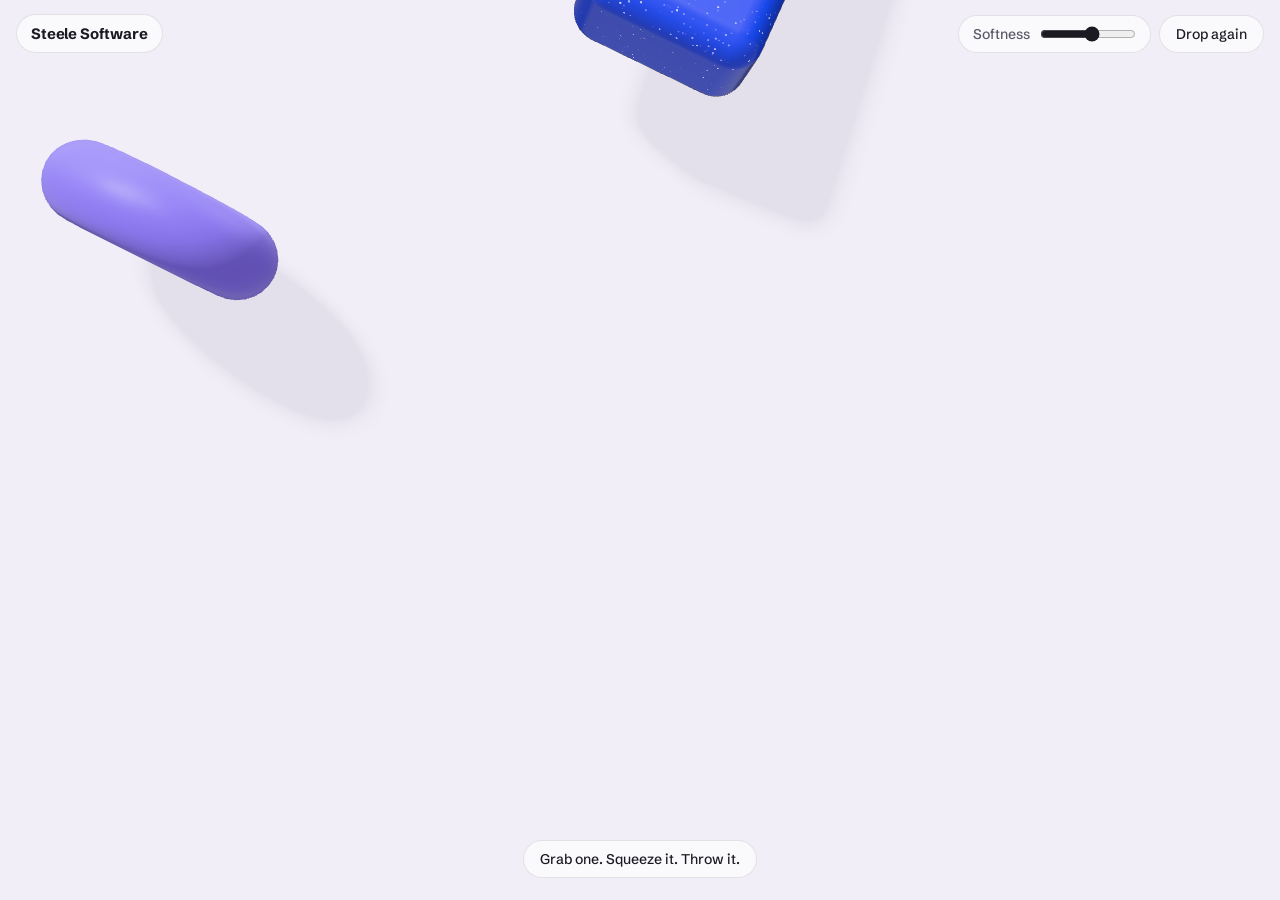
<file: playground.html>
<!doctype html>
<html lang="en">
<head>
<meta charset="utf-8">
<meta name="viewport" content="width=device-width, initial-scale=1, viewport-fit=cover">
<title>Squish | Steele Software</title>
<meta name="description" content="A soft body playground. Grab the shapes, squeeze them, throw them around.">
<meta name="theme-color" content="#E9E6EE">
<link rel="preconnect" href="https://fonts.googleapis.com">
<link rel="preconnect" href="https://fonts.gstatic.com" crossorigin>
<link href="https://fonts.googleapis.com/css2?family=Schibsted+Grotesk:wght@400;500;700&display=swap" rel="stylesheet">
<link rel="stylesheet" href="css/playground.css">
<script type="importmap">
{
  "imports": {
    "three": "./js/vendor/three/three.module.min.js"
  }
}
</script>
<script type="module" src="js/playground.js"></script>
</head>
<body>
<canvas id="stage" aria-label="Soft shapes you can grab, squeeze and throw"></canvas>

<header class="bar">
  <a class="wordmark" href="./">Steele Software</a>
  <div class="controls">
    <label class="soft">
      <span>Softness</span>
      <input id="softness" type="range" min="0" max="100" value="55" aria-label="Softness">
    </label>
    <button id="redrop" type="button">Drop again</button>
  </div>
</header>

<p class="hint" id="hint">Grab one. Squeeze it. Throw it.</p>

<p class="fallback" id="fallback" hidden>This page needs WebGL, which your browser has turned off or doesn't support.</p>
</body>
</html>
</file>
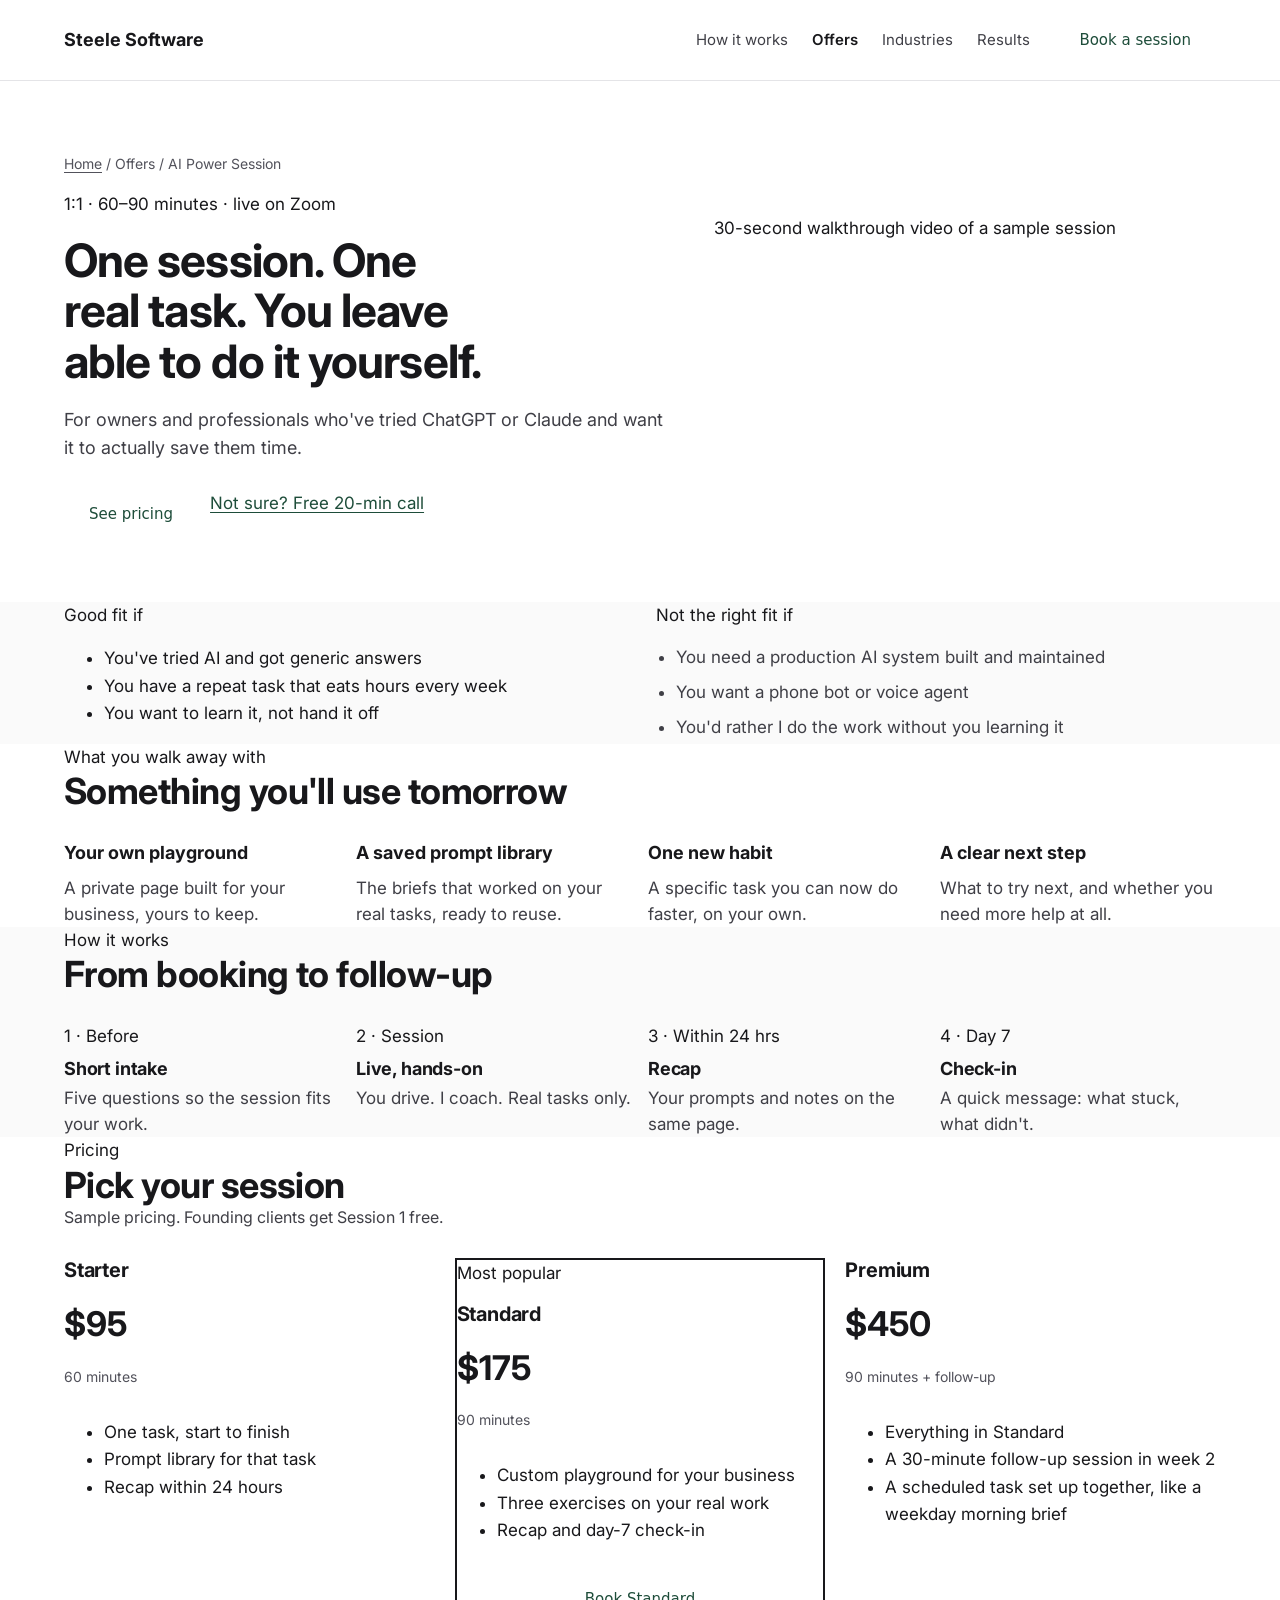
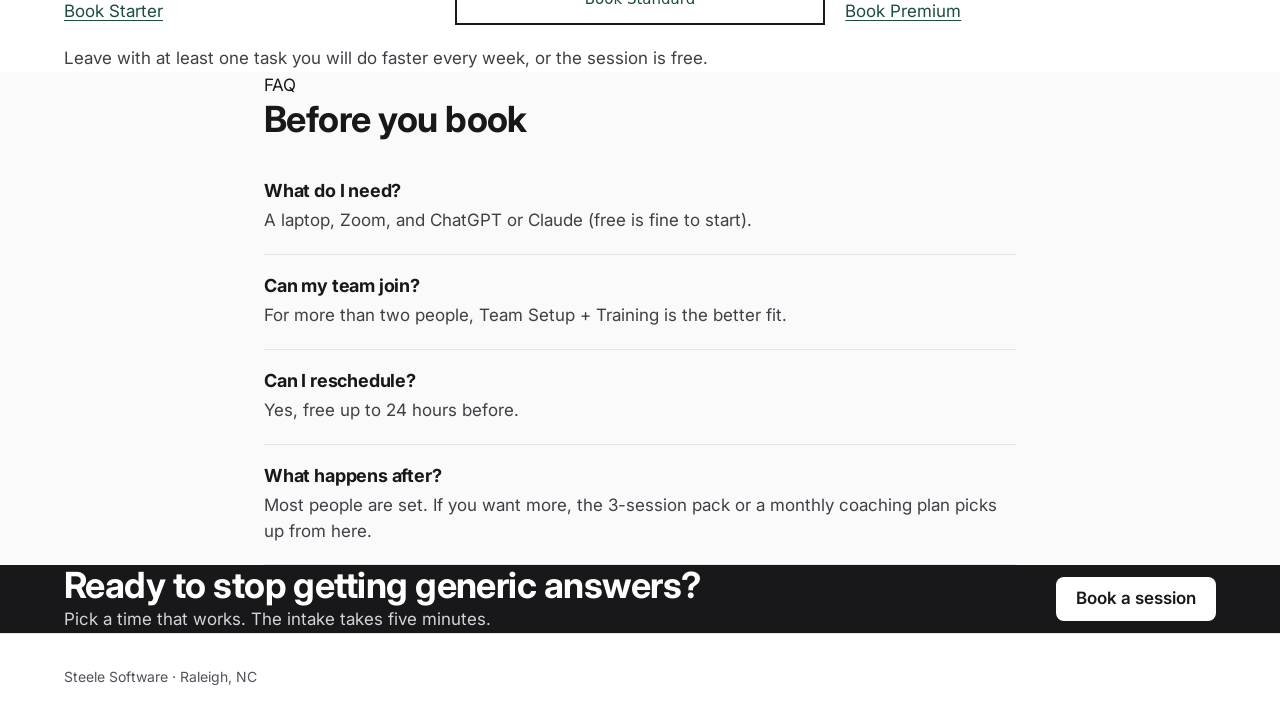
<file: power-session.html>
<!doctype html>
<html lang="en">
<head>
<meta charset="utf-8">
<meta name="viewport" content="width=device-width, initial-scale=1">
<title>AI Power Session · Steele Software</title>
<meta name="description" content="The AI Power Session: one session, one real task, and you leave able to do it yourself.">
<link rel="preconnect" href="https://fonts.googleapis.com">
<link rel="preconnect" href="https://fonts.gstatic.com" crossorigin>
<link href="https://fonts.googleapis.com/css2?family=Inter:wght@400;500;600;700&amp;display=swap" rel="stylesheet">
<link rel="stylesheet" href="css/site.css">
<script src="js/site.js" defer></script>
</head>
<body>
<div style="font-family: Inter, system-ui, sans-serif; color: #18181B; background: #FFFFFF; min-height: 100vh">

<header style="border-bottom: 1px solid #E4E4E7">
<div class="wrap" style="display: flex; flex-wrap: wrap; align-items: center; justify-content: space-between; gap: 16px; padding-top: 16px; padding-bottom: 16px">
<a href="index.html" style="font-weight: 700; font-size: 18px; color: #18181B; text-decoration: none">Steele Software</a>
<nav aria-label="Main" style="display: flex; flex-wrap: wrap; align-items: center; gap: 24px; font-size: 15px">
<a href="index.html#how" style="color: #3F3F46; text-decoration: none">How it works</a>
<a href="power-session.html" style="color: #18181B; font-weight: 600; text-decoration: none">Offers</a>
<a href="real-estate.html" style="color: #3F3F46; text-decoration: none">Industries</a>
<a href="case-study.html" style="color: #3F3F46; text-decoration: none">Results</a>
<a class="btn" href="#tiers">Book a session</a>
</nav>
</div>
</header>

<section style="padding: 72px 0 64px">
<div class="wrap">
<p style="margin: 0 0 16px; font-size: 14px; color: #52525B"><a href="index.html" style="color: #52525B">Home</a> / Offers / AI Power Session</p>
<div style="display: flex; flex-wrap: wrap; gap: 48px; align-items: center">
<div style="flex: 1 1 480px; min-width: 0">
<span class="tag">1:1 · 60–90 minutes · live on Zoom</span>
<h1 style="font-size: 46px; line-height: 1.1; margin: 16px 0 20px; letter-spacing: -0.02em">One session. One real task. You leave able to do it yourself.</h1>
<p style="font-size: 18px; line-height: 1.55; color: #3F3F46; margin: 0 0 28px">For owners and professionals who've tried ChatGPT or Claude and want it to actually save them time.</p>
<div style="display: flex; flex-wrap: wrap; gap: 12px">
<a class="btn" href="#tiers">See pricing</a>
<a class="btn2" href="index.html#book">Not sure? Free 20-min call</a>
</div>
</div>
<div class="ph" style="flex: 1 1 380px; min-height: 300px">30-second walkthrough video of a sample session</div>
</div>
</div>
</section>

<section class="sec" style="background: #FAFAFA">
<div class="wrap" style="display: flex; flex-wrap: wrap; gap: 32px">
<div class="card" style="flex: 1 1 320px">
<span class="tag">Good fit if</span>
<ul class="chk" style="margin-top: 16px">
<li>You've tried AI and got generic answers</li>
<li>You have a repeat task that eats hours every week</li>
<li>You want to learn it, not hand it off</li>
</ul>
</div>
<div class="card" style="flex: 1 1 320px">
<span class="tag">Not the right fit if</span>
<ul style="margin: 16px 0 0; padding-left: 20px; display: flex; flex-direction: column; gap: 10px; line-height: 1.45; color: #3F3F46">
<li>You need a production AI system built and maintained</li>
<li>You want a phone bot or voice agent</li>
<li>You'd rather I do the work without you learning it</li>
</ul>
</div>
</div>
</section>

<section class="sec">
<div class="wrap">
<span class="tag">What you walk away with</span>
<h2>Something you'll use tomorrow</h2>
<div style="display: grid; grid-template-columns: repeat(auto-fit, minmax(240px, 1fr)); gap: 16px; margin-top: 28px">
<div class="card"><strong style="font-size: 18px">Your own playground</strong><p style="margin: 8px 0 0; color: #3F3F46; line-height: 1.5">A private page built for your business, yours to keep.</p></div>
<div class="card"><strong style="font-size: 18px">A saved prompt library</strong><p style="margin: 8px 0 0; color: #3F3F46; line-height: 1.5">The briefs that worked on your real tasks, ready to reuse.</p></div>
<div class="card"><strong style="font-size: 18px">One new habit</strong><p style="margin: 8px 0 0; color: #3F3F46; line-height: 1.5">A specific task you can now do faster, on your own.</p></div>
<div class="card"><strong style="font-size: 18px">A clear next step</strong><p style="margin: 8px 0 0; color: #3F3F46; line-height: 1.5">What to try next, and whether you need more help at all.</p></div>
</div>
</div>
</section>

<section class="sec" style="background: #FAFAFA">
<div class="wrap">
<span class="tag">How it works</span>
<h2>From booking to follow-up</h2>
<ol style="list-style: none; margin: 28px 0 0; padding: 0; display: grid; grid-template-columns: repeat(auto-fit, minmax(220px, 1fr)); gap: 16px">
<li class="card"><span class="tag">1 · Before</span><h3 style="margin: 8px 0 6px; font-size: 18px">Short intake</h3><p style="margin: 0; color: #3F3F46; line-height: 1.5">Five questions so the session fits your work.</p></li>
<li class="card"><span class="tag">2 · Session</span><h3 style="margin: 8px 0 6px; font-size: 18px">Live, hands-on</h3><p style="margin: 0; color: #3F3F46; line-height: 1.5">You drive. I coach. Real tasks only.</p></li>
<li class="card"><span class="tag">3 · Within 24 hrs</span><h3 style="margin: 8px 0 6px; font-size: 18px">Recap</h3><p style="margin: 0; color: #3F3F46; line-height: 1.5">Your prompts and notes on the same page.</p></li>
<li class="card"><span class="tag">4 · Day 7</span><h3 style="margin: 8px 0 6px; font-size: 18px">Check-in</h3><p style="margin: 0; color: #3F3F46; line-height: 1.5">A quick message: what stuck, what didn't.</p></li>
</ol>
</div>
</section>

<section class="sec" id="tiers">
<div class="wrap">
<span class="tag">Pricing</span>
<h2>Pick your session</h2>
<p style="font-size: 16px; color: #3F3F46; margin: 0 0 28px">Sample pricing. Founding clients get Session 1 free.</p>
<div style="display: grid; grid-template-columns: repeat(auto-fit, minmax(280px, 1fr)); gap: 20px; align-items: stretch">
<div class="card" style="display: flex; flex-direction: column; gap: 14px">
<h3 style="margin: 0; font-size: 20px">Starter</h3>
<p style="margin: 0; font-size: 34px; font-weight: 700">$95</p>
<p style="margin: 0; color: #52525B; font-size: 14px">60 minutes</p>
<ul class="chk" style="flex-grow: 1"><li>One task, start to finish</li><li>Prompt library for that task</li><li>Recap within 24 hours</li></ul>
<a class="btn2" href="#tiers">Book Starter</a>
</div>
<div class="card" style="display: flex; flex-direction: column; gap: 14px; border: 2px solid #18181B">
<span class="tag" style="color: #18181B">Most popular</span>
<h3 style="margin: 0; font-size: 20px">Standard</h3>
<p style="margin: 0; font-size: 34px; font-weight: 700">$175</p>
<p style="margin: 0; color: #52525B; font-size: 14px">90 minutes</p>
<ul class="chk" style="flex-grow: 1"><li>Custom playground for your business</li><li>Three exercises on your real work</li><li>Recap and day-7 check-in</li></ul>
<a class="btn" href="#tiers">Book Standard</a>
</div>
<div class="card" style="display: flex; flex-direction: column; gap: 14px">
<h3 style="margin: 0; font-size: 20px">Premium</h3>
<p style="margin: 0; font-size: 34px; font-weight: 700">$450</p>
<p style="margin: 0; color: #52525B; font-size: 14px">90 minutes + follow-up</p>
<ul class="chk" style="flex-grow: 1"><li>Everything in Standard</li><li>A 30-minute follow-up session in week 2</li><li>A scheduled task set up together, like a weekday morning brief</li></ul>
<a class="btn2" href="#tiers">Book Premium</a>
</div>
</div>
<p style="margin: 20px 0 0; color: #3F3F46">Leave with at least one task you will do faster every week, or the session is free.</p>
</div>
</section>

<section class="sec" style="background: #FAFAFA">
<div class="wrap" style="max-width: 800px">
<span class="tag">FAQ</span>
<h2>Before you book</h2>
<div style="margin-top: 20px">
<div style="padding: 20px 0; border-bottom: 1px solid #E4E4E7"><h3 style="margin: 0 0 6px; font-size: 18px">What do I need?</h3><p style="margin: 0; color: #3F3F46; line-height: 1.5">A laptop, Zoom, and ChatGPT or Claude (free is fine to start).</p></div>
<div style="padding: 20px 0; border-bottom: 1px solid #E4E4E7"><h3 style="margin: 0 0 6px; font-size: 18px">Can my team join?</h3><p style="margin: 0; color: #3F3F46; line-height: 1.5">For more than two people, Team Setup + Training is the better fit.</p></div>
<div style="padding: 20px 0; border-bottom: 1px solid #E4E4E7"><h3 style="margin: 0 0 6px; font-size: 18px">Can I reschedule?</h3><p style="margin: 0; color: #3F3F46; line-height: 1.5">Yes, free up to 24 hours before.</p></div>
<div style="padding: 20px 0; border-bottom: 1px solid #E4E4E7"><h3 style="margin: 0 0 6px; font-size: 18px">What happens after?</h3><p style="margin: 0; color: #3F3F46; line-height: 1.5">Most people are set. If you want more, the 3-session pack or a monthly coaching plan picks up from here.</p></div>
</div>
</div>
</section>

<section class="sec" style="background: #18181B; color: #FFFFFF">
<div class="wrap" style="display: flex; flex-wrap: wrap; gap: 24px; align-items: center; justify-content: space-between">
<div style="flex: 1 1 420px; min-width: 0">
<h2 style="color: #FFFFFF">Ready to stop getting generic answers?</h2>
<p style="font-size: 17px; color: #D4D4D8; margin: 0">Pick a time that works. The intake takes five minutes.</p>
</div>
<a href="#tiers" style="display: inline-flex; align-items: center; min-height: 44px; padding: 0 20px; border-radius: 8px; background: #FFFFFF; color: #18181B; text-decoration: none; font-weight: 600">Book a session</a>
</div>
</section>

<footer style="padding: 32px 0; border-top: 1px solid #E4E4E7">
<div class="wrap" style="color: #52525B; font-size: 14px">Steele Software · Raleigh, NC</div>
</footer>

</div>
</body>
</html>
</file>
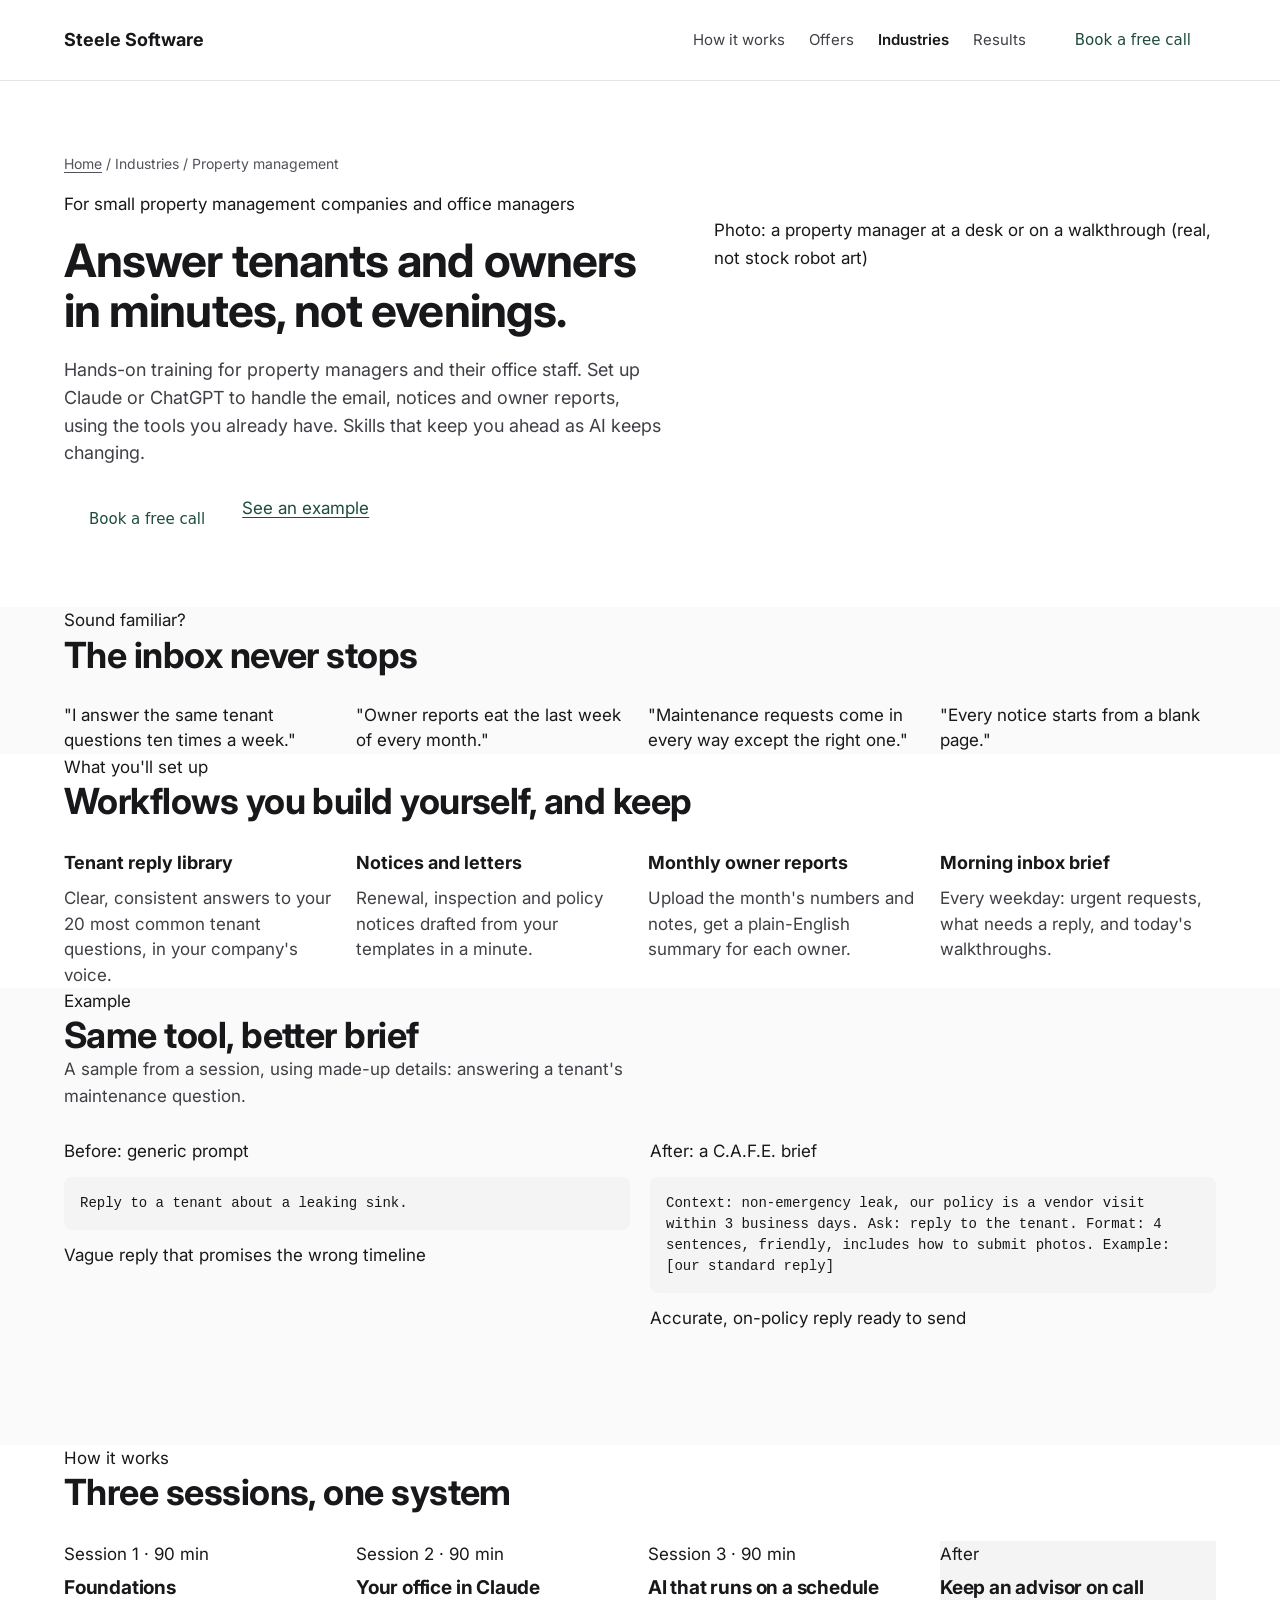
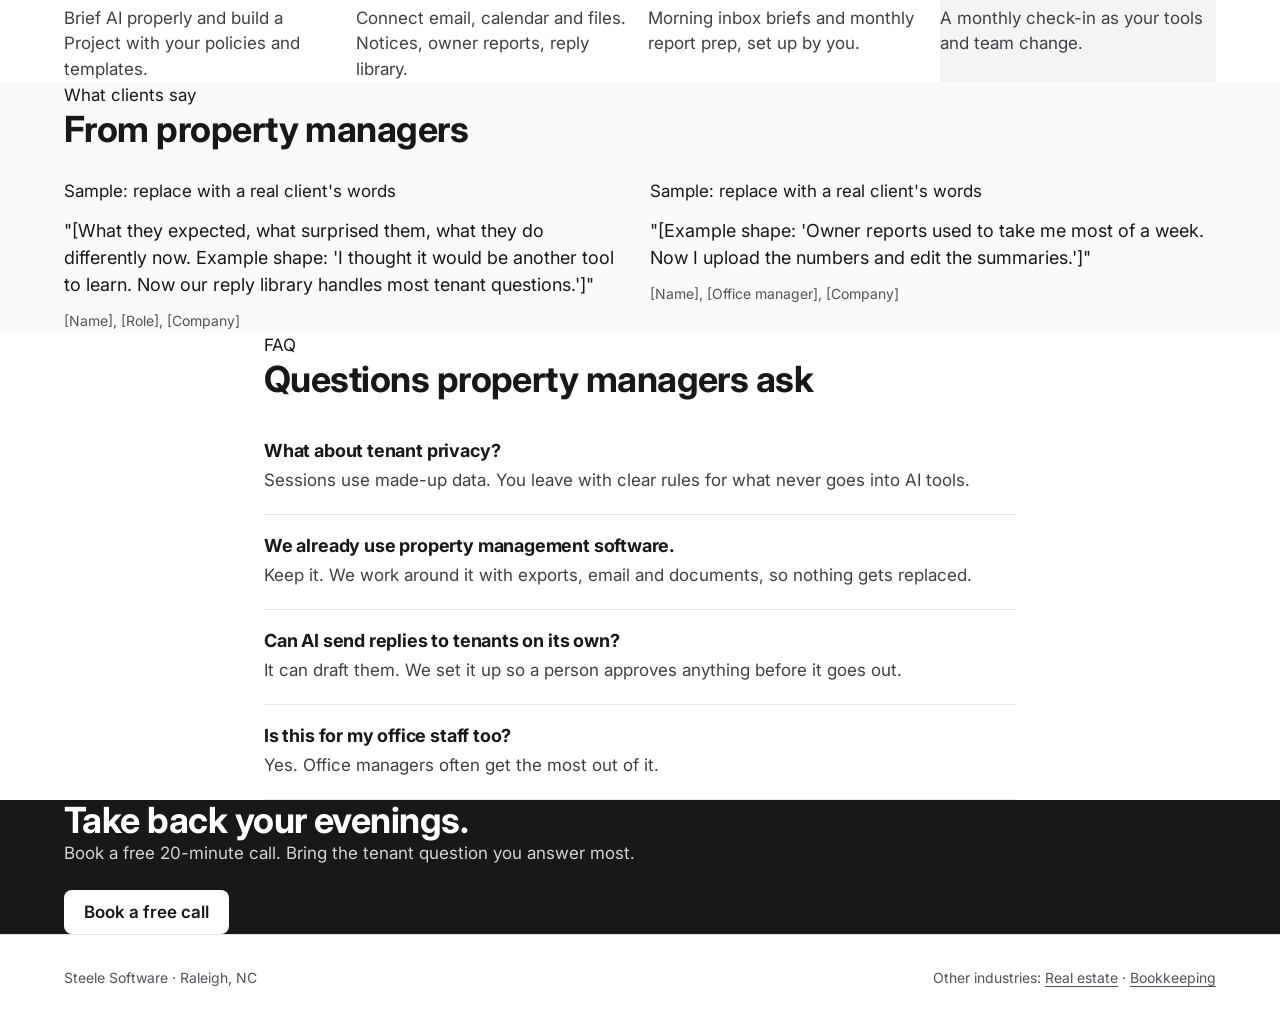
<file: property-management.html>
<!doctype html>
<html lang="en">
<head>
<meta charset="utf-8">
<meta name="viewport" content="width=device-width, initial-scale=1">
<title>AI training for property managers · Steele Software</title>
<meta name="description" content="AI training for property managers: tenant replies, notices and owner reports.">
<link rel="preconnect" href="https://fonts.googleapis.com">
<link rel="preconnect" href="https://fonts.gstatic.com" crossorigin>
<link href="https://fonts.googleapis.com/css2?family=Inter:wght@400;500;600;700&amp;display=swap" rel="stylesheet">
<link rel="stylesheet" href="css/site.css">
<script src="js/site.js" defer></script>
</head>
<body>
<div style="font-family: Inter, system-ui, sans-serif; color: #18181B; background: #FFFFFF; min-height: 100vh">

<header style="border-bottom: 1px solid #E4E4E7">
<div class="wrap" style="display: flex; flex-wrap: wrap; align-items: center; justify-content: space-between; gap: 16px; padding-top: 16px; padding-bottom: 16px">
<a href="index.html" style="font-weight: 700; font-size: 18px; color: #18181B; text-decoration: none">Steele Software</a>
<nav aria-label="Main" style="display: flex; flex-wrap: wrap; align-items: center; gap: 24px; font-size: 15px">
<a href="index.html#how" style="color: #3F3F46; text-decoration: none">How it works</a>
<a href="power-session.html" style="color: #3F3F46; text-decoration: none">Offers</a>
<a href="real-estate.html" style="color: #18181B; font-weight: 600; text-decoration: none">Industries</a>
<a href="case-study.html" style="color: #3F3F46; text-decoration: none">Results</a>
<a class="btn" href="#book">Book a free call</a>
</nav>
</div>
</header>

<section style="padding: 72px 0 64px">
<div class="wrap">
<p style="margin: 0 0 16px; font-size: 14px; color: #52525B"><a href="index.html" style="color: #52525B">Home</a> / Industries / Property management</p>
<div style="display: flex; flex-wrap: wrap; gap: 48px; align-items: center">
<div style="flex: 1 1 480px; min-width: 0">
<span class="tag">For small property management companies and office managers</span>
<h1 style="font-size: 46px; line-height: 1.1; margin: 16px 0 20px; letter-spacing: -0.02em">Answer tenants and owners in minutes, not evenings.</h1>
<p style="font-size: 18px; line-height: 1.55; color: #3F3F46; margin: 0 0 28px">Hands-on training for property managers and their office staff. Set up Claude or ChatGPT to handle the email, notices and owner reports, using the tools you already have. Skills that keep you ahead as AI keeps changing.</p>
<div style="display: flex; flex-wrap: wrap; gap: 12px">
<a class="btn" href="#book">Book a free call</a>
<a class="btn2" href="#example">See an example</a>
</div>
</div>
<div class="ph" style="flex: 1 1 380px; min-height: 300px">Photo: a property manager at a desk or on a walkthrough (real, not stock robot art)</div>
</div>
</div>
</section>

<section class="sec" style="background: #FAFAFA">
<div class="wrap">
<span class="tag">Sound familiar?</span>
<h2>The inbox never stops</h2>
<div style="display: grid; grid-template-columns: repeat(auto-fit, minmax(240px, 1fr)); gap: 16px; margin-top: 28px">
<div class="card" style="font-size: 17px; line-height: 1.5">"I answer the same tenant questions ten times a week."</div>
<div class="card" style="font-size: 17px; line-height: 1.5">"Owner reports eat the last week of every month."</div>
<div class="card" style="font-size: 17px; line-height: 1.5">"Maintenance requests come in every way except the right one."</div>
<div class="card" style="font-size: 17px; line-height: 1.5">"Every notice starts from a blank page."</div>
</div>
</div>
</section>

<section class="sec">
<div class="wrap">
<span class="tag">What you'll set up</span>
<h2>Workflows you build yourself, and keep</h2>
<div style="display: grid; grid-template-columns: repeat(auto-fit, minmax(240px, 1fr)); gap: 16px; margin-top: 28px">
<div class="card" style="display: flex; flex-direction: column; gap: 8px"><strong style="font-size: 18px">Tenant reply library</strong><p style="margin: 0; color: #3F3F46; line-height: 1.5">Clear, consistent answers to your 20 most common tenant questions, in your company's voice.</p></div>
<div class="card" style="display: flex; flex-direction: column; gap: 8px"><strong style="font-size: 18px">Notices and letters</strong><p style="margin: 0; color: #3F3F46; line-height: 1.5">Renewal, inspection and policy notices drafted from your templates in a minute.</p></div>
<div class="card" style="display: flex; flex-direction: column; gap: 8px"><strong style="font-size: 18px">Monthly owner reports</strong><p style="margin: 0; color: #3F3F46; line-height: 1.5">Upload the month's numbers and notes, get a plain-English summary for each owner.</p></div>
<div class="card" style="display: flex; flex-direction: column; gap: 8px"><strong style="font-size: 18px">Morning inbox brief</strong><p style="margin: 0; color: #3F3F46; line-height: 1.5">Every weekday: urgent requests, what needs a reply, and today's walkthroughs.</p></div>
</div>
</div>
</section>

<section class="sec" id="example" style="background: #FAFAFA">
<div class="wrap">
<span class="tag">Example</span>
<h2>Same tool, better brief</h2>
<p style="font-size: 17px; color: #3F3F46; margin: 0 0 28px; max-width: 660px">A sample from a session, using made-up details: answering a tenant's maintenance question.</p>
<div style="display: grid; grid-template-columns: repeat(auto-fit, minmax(320px, 1fr)); gap: 20px">
<div class="card" style="display: flex; flex-direction: column; gap: 12px">
<span class="tag">Before: generic prompt</span>
<div style="background: #F4F4F5; border-radius: 8px; padding: 16px; font-family: ui-monospace, monospace; font-size: 14px; line-height: 1.5">Reply to a tenant about a leaking sink.</div>
<div class="ph" style="min-height: 140px">Vague reply that promises the wrong timeline</div>
</div>
<div class="card" style="display: flex; flex-direction: column; gap: 12px">
<span class="tag">After: a C.A.F.E. brief</span>
<div style="background: #F4F4F5; border-radius: 8px; padding: 16px; font-family: ui-monospace, monospace; font-size: 14px; line-height: 1.5">Context: non-emergency leak, our policy is a vendor visit within 3 business days. Ask: reply to the tenant. Format: 4 sentences, friendly, includes how to submit photos. Example: [our standard reply]</div>
<div class="ph" style="min-height: 140px">Accurate, on-policy reply ready to send</div>
</div>
</div>
</div>
</section>

<section class="sec">
<div class="wrap">
<span class="tag">How it works</span>
<h2>Three sessions, one system</h2>
<div style="display: grid; grid-template-columns: repeat(auto-fit, minmax(240px, 1fr)); gap: 16px; margin-top: 28px">
<div class="card"><span class="tag">Session 1 · 90 min</span><h3 style="margin: 8px 0 6px; font-size: 19px">Foundations</h3><p style="margin: 0; color: #3F3F46; line-height: 1.5">Brief AI properly and build a Project with your policies and templates.</p></div>
<div class="card"><span class="tag">Session 2 · 90 min</span><h3 style="margin: 8px 0 6px; font-size: 19px">Your office in Claude</h3><p style="margin: 0; color: #3F3F46; line-height: 1.5">Connect email, calendar and files. Notices, owner reports, reply library.</p></div>
<div class="card"><span class="tag">Session 3 · 90 min</span><h3 style="margin: 8px 0 6px; font-size: 19px">AI that runs on a schedule</h3><p style="margin: 0; color: #3F3F46; line-height: 1.5">Morning inbox briefs and monthly report prep, set up by you.</p></div>
<div class="card" style="background: #F4F4F5"><span class="tag">After</span><h3 style="margin: 8px 0 6px; font-size: 19px">Keep an advisor on call</h3><p style="margin: 0; color: #3F3F46; line-height: 1.5">A monthly check-in as your tools and team change.</p></div>
</div>
</div>
</section>

<section class="sec" style="background: #FAFAFA">
<div class="wrap">
<span class="tag">What clients say</span>
<h2>From property managers</h2>
<div style="display: grid; grid-template-columns: repeat(auto-fit, minmax(300px, 1fr)); gap: 20px; margin-top: 28px">
<figure class="card" style="margin: 0; display: flex; flex-direction: column; gap: 12px"><span class="sample">Sample: replace with a real client's words</span><blockquote style="margin: 0; font-size: 18px; line-height: 1.5">"[What they expected, what surprised them, what they do differently now. Example shape: 'I thought it would be another tool to learn. Now our reply library handles most tenant questions.']"</blockquote><figcaption style="color: #52525B; font-size: 14px">[Name], [Role], [Company]</figcaption></figure>
<figure class="card" style="margin: 0; display: flex; flex-direction: column; gap: 12px"><span class="sample">Sample: replace with a real client's words</span><blockquote style="margin: 0; font-size: 18px; line-height: 1.5">"[Example shape: 'Owner reports used to take me most of a week. Now I upload the numbers and edit the summaries.']"</blockquote><figcaption style="color: #52525B; font-size: 14px">[Name], [Office manager], [Company]</figcaption></figure>
</div>
</div>
</section>

<section class="sec">
<div class="wrap" style="max-width: 800px">
<span class="tag">FAQ</span>
<h2>Questions property managers ask</h2>
<div style="margin-top: 20px">
<div style="padding: 20px 0; border-bottom: 1px solid #E4E4E7"><h3 style="margin: 0 0 6px; font-size: 18px">What about tenant privacy?</h3><p style="margin: 0; color: #3F3F46; line-height: 1.5">Sessions use made-up data. You leave with clear rules for what never goes into AI tools.</p></div>
<div style="padding: 20px 0; border-bottom: 1px solid #E4E4E7"><h3 style="margin: 0 0 6px; font-size: 18px">We already use property management software.</h3><p style="margin: 0; color: #3F3F46; line-height: 1.5">Keep it. We work around it with exports, email and documents, so nothing gets replaced.</p></div>
<div style="padding: 20px 0; border-bottom: 1px solid #E4E4E7"><h3 style="margin: 0 0 6px; font-size: 18px">Can AI send replies to tenants on its own?</h3><p style="margin: 0; color: #3F3F46; line-height: 1.5">It can draft them. We set it up so a person approves anything before it goes out.</p></div>
<div style="padding: 20px 0; border-bottom: 1px solid #E4E4E7"><h3 style="margin: 0 0 6px; font-size: 18px">Is this for my office staff too?</h3><p style="margin: 0; color: #3F3F46; line-height: 1.5">Yes. Office managers often get the most out of it.</p></div>
</div>
</div>
</section>

<section class="sec" id="book" style="background: #18181B; color: #FFFFFF">
<div class="wrap">
<h2 style="color: #FFFFFF">Take back your evenings.</h2>
<p style="font-size: 17px; line-height: 1.55; color: #D4D4D8; margin: 0 0 24px; max-width: 620px">Book a free 20-minute call. Bring the tenant question you answer most.</p>
<a href="#book" style="display: inline-flex; align-items: center; min-height: 44px; padding: 0 20px; border-radius: 8px; background: #FFFFFF; color: #18181B; text-decoration: none; font-weight: 600">Book a free call</a>
</div>
</section>

<footer style="padding: 32px 0; border-top: 1px solid #E4E4E7">
<div class="wrap" style="display: flex; flex-wrap: wrap; justify-content: space-between; gap: 16px; color: #52525B; font-size: 14px">
<span>Steele Software · Raleigh, NC</span>
<span>Other industries: <a href="real-estate.html" style="color: #52525B">Real estate</a> · <a href="bookkeeping.html" style="color: #52525B">Bookkeeping</a></span>
</div>
</footer>

</div>
</body>
</html>
</file>
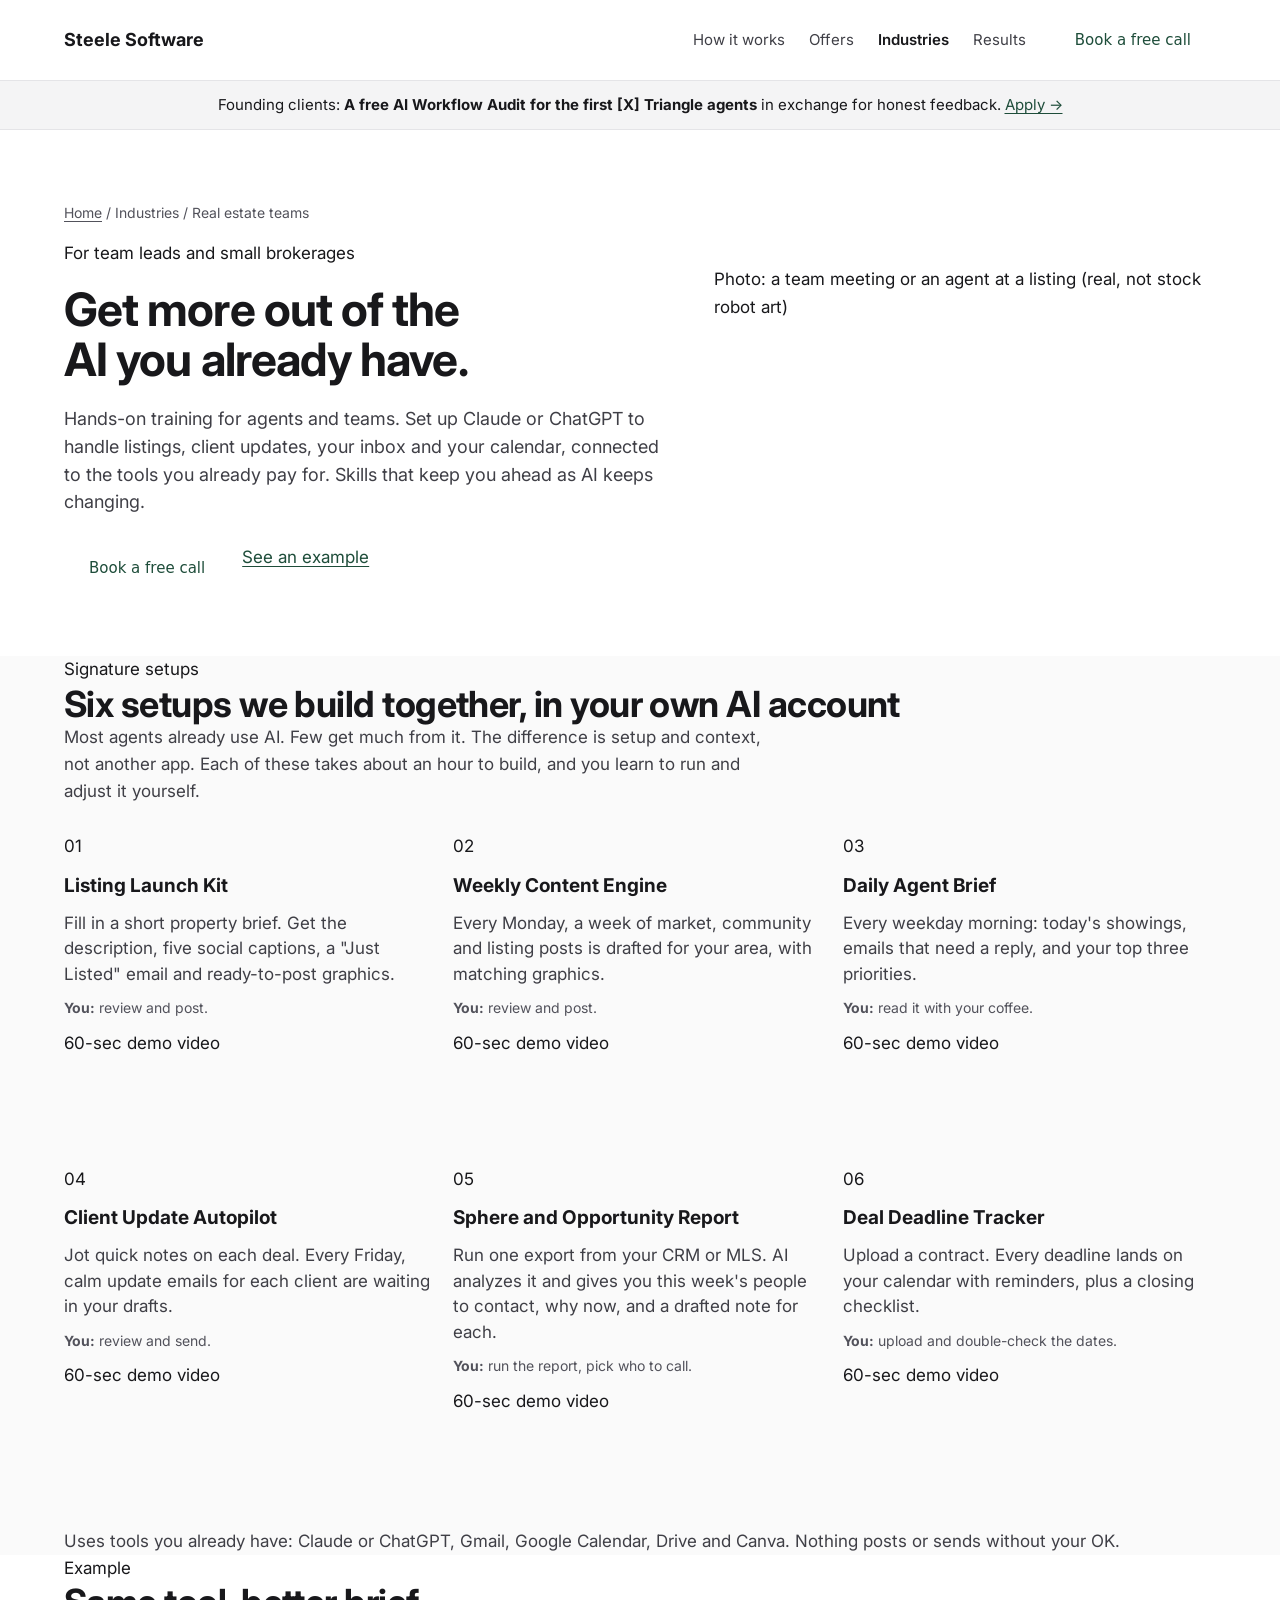
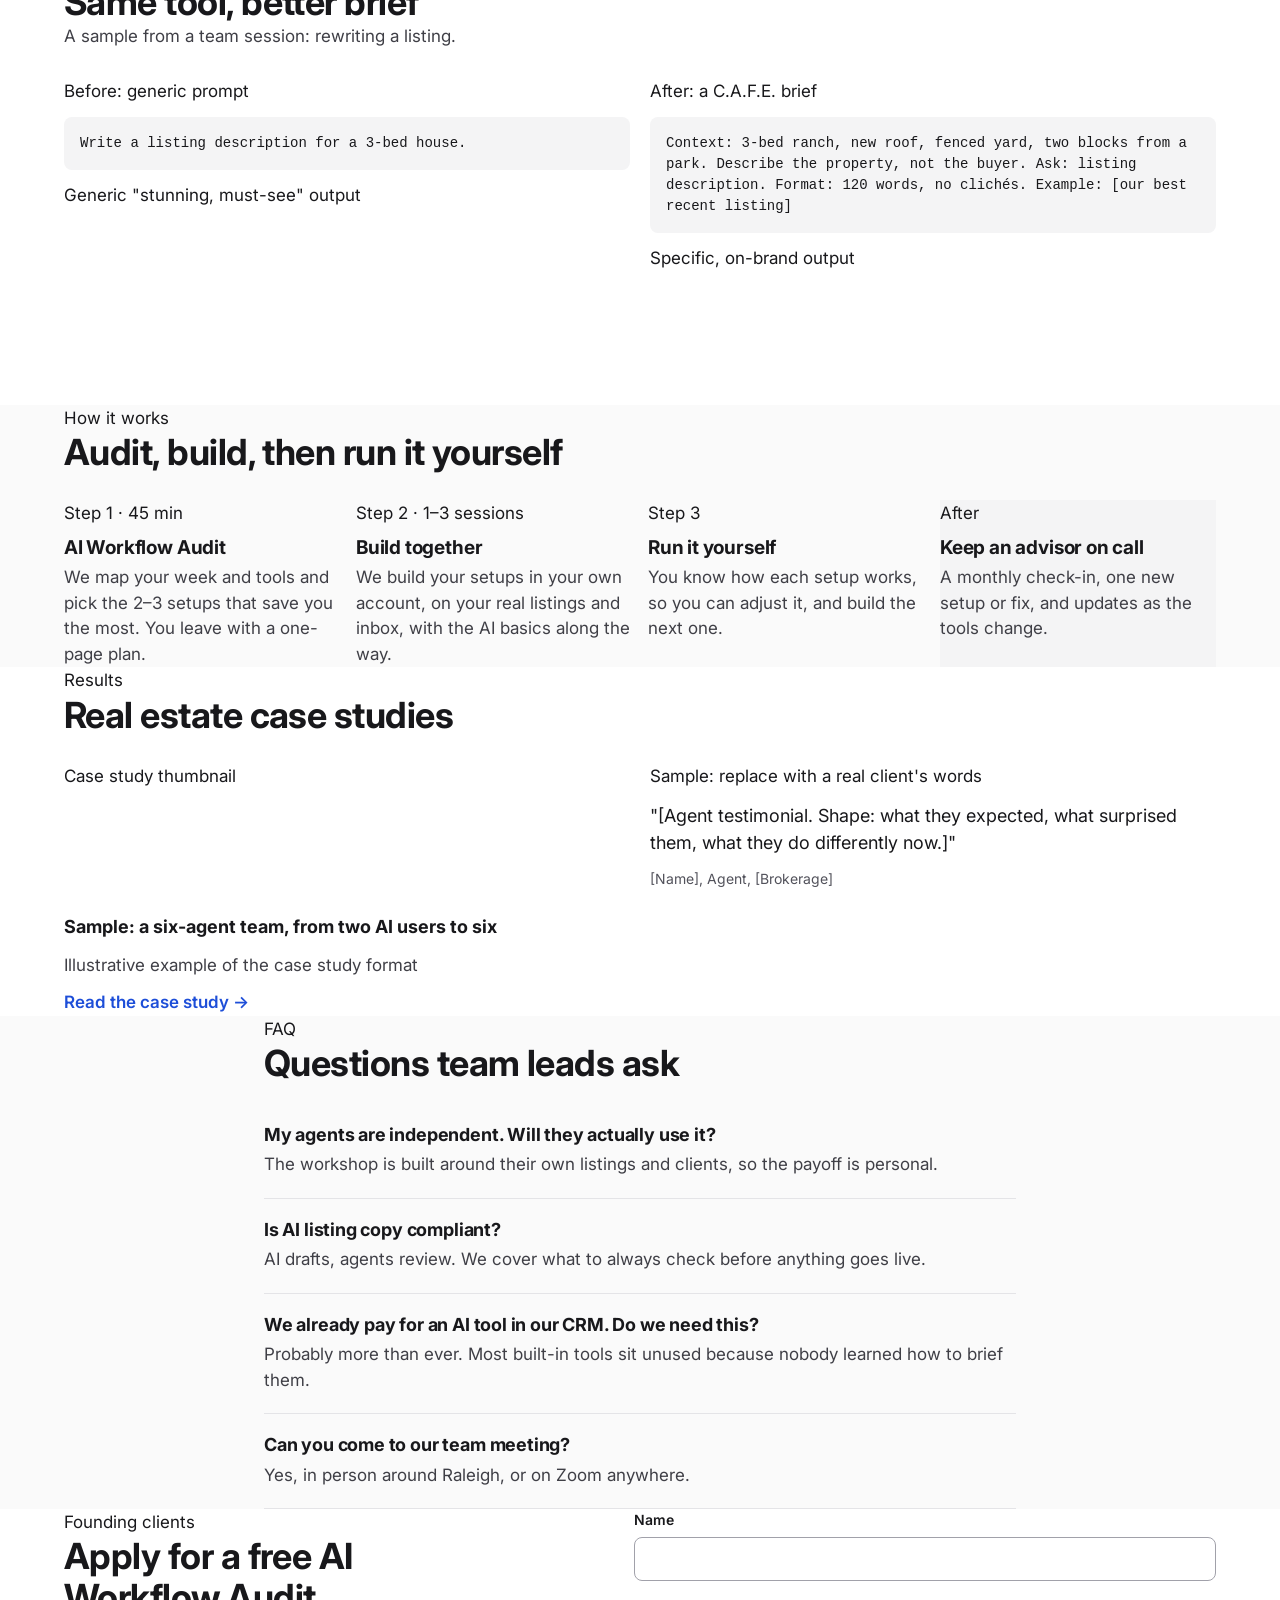
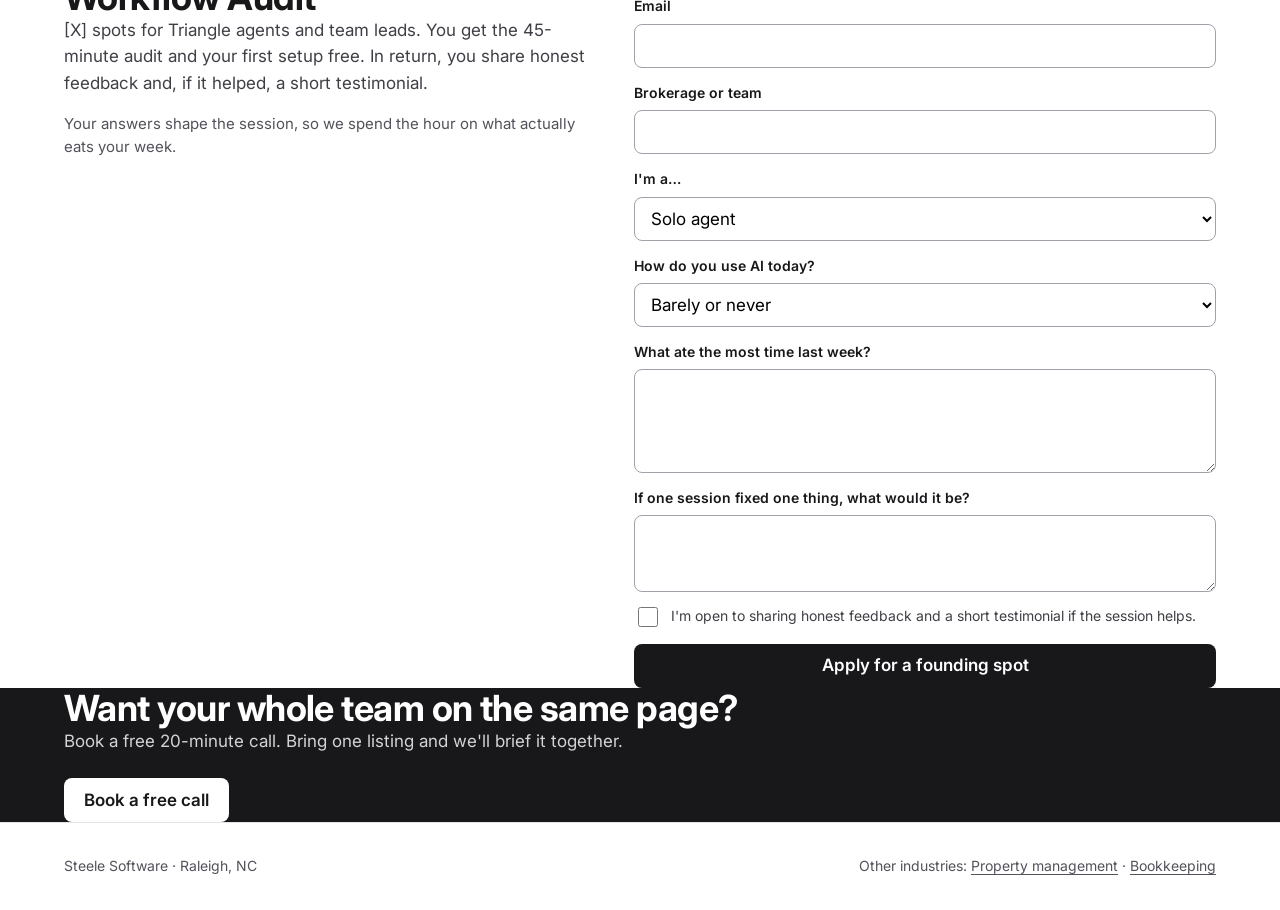
<file: real-estate.html>
<!doctype html>
<html lang="en">
<head>
<meta charset="utf-8">
<meta name="viewport" content="width=device-width, initial-scale=1">
<title>AI training for real estate teams · Steele Software</title>
<meta name="description" content="AI training for real estate agents and teams: listings, client updates, inbox and calendar.">
<link rel="preconnect" href="https://fonts.googleapis.com">
<link rel="preconnect" href="https://fonts.gstatic.com" crossorigin>
<link href="https://fonts.googleapis.com/css2?family=Inter:wght@400;500;600;700&amp;display=swap" rel="stylesheet">
<link rel="stylesheet" href="css/site.css">
<script src="js/site.js" defer></script>
</head>
<body>
<div style="font-family: Inter, system-ui, sans-serif; color: #18181B; background: #FFFFFF; min-height: 100vh">

<header style="border-bottom: 1px solid #E4E4E7">
<div class="wrap" style="display: flex; flex-wrap: wrap; align-items: center; justify-content: space-between; gap: 16px; padding-top: 16px; padding-bottom: 16px">
<a href="index.html" style="font-weight: 700; font-size: 18px; color: #18181B; text-decoration: none">Steele Software</a>
<nav aria-label="Main" style="display: flex; flex-wrap: wrap; align-items: center; gap: 24px; font-size: 15px">
<a href="index.html#how" style="color: #3F3F46; text-decoration: none">How it works</a>
<a href="power-session.html" style="color: #3F3F46; text-decoration: none">Offers</a>
<a href="real-estate.html" style="color: #18181B; font-weight: 600; text-decoration: none">Industries</a>
<a href="case-study.html" style="color: #3F3F46; text-decoration: none">Results</a>
<a class="btn" href="#book">Book a free call</a>
</nav>
</div>
</header>

<div style="background: #F4F4F5; border-bottom: 1px solid #E4E4E7; padding: 12px 24px; text-align: center; font-size: 15px">Founding clients: <strong>A free AI Workflow Audit for the first [X] Triangle agents</strong> in exchange for honest feedback. <a href="#apply">Apply →</a></div>

<section style="padding: 72px 0 64px">
<div class="wrap">
<p style="margin: 0 0 16px; font-size: 14px; color: #52525B"><a href="index.html" style="color: #52525B">Home</a> / Industries / Real estate teams</p>
<div style="display: flex; flex-wrap: wrap; gap: 48px; align-items: center">
<div style="flex: 1 1 480px; min-width: 0">
<span class="tag">For team leads and small brokerages</span>
<h1 style="font-size: 46px; line-height: 1.1; margin: 16px 0 20px; letter-spacing: -0.02em">Get more out of the AI you already have.</h1>
<p style="font-size: 18px; line-height: 1.55; color: #3F3F46; margin: 0 0 28px">Hands-on training for agents and teams. Set up Claude or ChatGPT to handle listings, client updates, your inbox and your calendar, connected to the tools you already pay for. Skills that keep you ahead as AI keeps changing.</p>
<div style="display: flex; flex-wrap: wrap; gap: 12px">
<a class="btn" href="#book">Book a free call</a>
<a class="btn2" href="#example">See an example</a>
</div>
</div>
<div class="ph" style="flex: 1 1 380px; min-height: 300px">Photo: a team meeting or an agent at a listing (real, not stock robot art)</div>
</div>
</div>
</section>

<section class="sec" style="background: #FAFAFA">
<div class="wrap">
<span class="tag">Signature setups</span>
<h2>Six setups we build together, in your own AI account</h2>
<p style="font-size: 17px; color: #3F3F46; margin: 0; max-width: 700px">Most agents already use AI. Few get much from it. The difference is setup and context, not another app. Each of these takes about an hour to build, and you learn to run and adjust it yourself.</p>
<div style="display: grid; grid-template-columns: repeat(auto-fit, minmax(300px, 1fr)); gap: 16px; margin-top: 28px">
<div class="card" style="display: flex; flex-direction: column; gap: 10px"><span class="tag">01</span><strong style="font-size: 19px">Listing Launch Kit</strong><p style="margin: 0; color: #3F3F46; line-height: 1.5">Fill in a short property brief. Get the description, five social captions, a "Just Listed" email and ready-to-post graphics.</p><p style="margin: 0; font-size: 14px; color: #52525B"><strong>You:</strong> review and post.</p><div class="ph" style="min-height: 120px">60-sec demo video</div></div>
<div class="card" style="display: flex; flex-direction: column; gap: 10px"><span class="tag">02</span><strong style="font-size: 19px">Weekly Content Engine</strong><p style="margin: 0; color: #3F3F46; line-height: 1.5">Every Monday, a week of market, community and listing posts is drafted for your area, with matching graphics.</p><p style="margin: 0; font-size: 14px; color: #52525B"><strong>You:</strong> review and post.</p><div class="ph" style="min-height: 120px">60-sec demo video</div></div>
<div class="card" style="display: flex; flex-direction: column; gap: 10px"><span class="tag">03</span><strong style="font-size: 19px">Daily Agent Brief</strong><p style="margin: 0; color: #3F3F46; line-height: 1.5">Every weekday morning: today's showings, emails that need a reply, and your top three priorities.</p><p style="margin: 0; font-size: 14px; color: #52525B"><strong>You:</strong> read it with your coffee.</p><div class="ph" style="min-height: 120px">60-sec demo video</div></div>
<div class="card" style="display: flex; flex-direction: column; gap: 10px"><span class="tag">04</span><strong style="font-size: 19px">Client Update Autopilot</strong><p style="margin: 0; color: #3F3F46; line-height: 1.5">Jot quick notes on each deal. Every Friday, calm update emails for each client are waiting in your drafts.</p><p style="margin: 0; font-size: 14px; color: #52525B"><strong>You:</strong> review and send.</p><div class="ph" style="min-height: 120px">60-sec demo video</div></div>
<div class="card" style="display: flex; flex-direction: column; gap: 10px"><span class="tag">05</span><strong style="font-size: 19px">Sphere and Opportunity Report</strong><p style="margin: 0; color: #3F3F46; line-height: 1.5">Run one export from your CRM or MLS. AI analyzes it and gives you this week's people to contact, why now, and a drafted note for each.</p><p style="margin: 0; font-size: 14px; color: #52525B"><strong>You:</strong> run the report, pick who to call.</p><div class="ph" style="min-height: 120px">60-sec demo video</div></div>
<div class="card" style="display: flex; flex-direction: column; gap: 10px"><span class="tag">06</span><strong style="font-size: 19px">Deal Deadline Tracker</strong><p style="margin: 0; color: #3F3F46; line-height: 1.5">Upload a contract. Every deadline lands on your calendar with reminders, plus a closing checklist.</p><p style="margin: 0; font-size: 14px; color: #52525B"><strong>You:</strong> upload and double-check the dates.</p><div class="ph" style="min-height: 120px">60-sec demo video</div></div>
</div>
<p style="margin: 20px 0 0; color: #3F3F46">Uses tools you already have: Claude or ChatGPT, Gmail, Google Calendar, Drive and Canva. Nothing posts or sends without your OK.</p>
</div>
</section>

<section class="sec" id="example">
<div class="wrap">
<span class="tag">Example</span>
<h2>Same tool, better brief</h2>
<p style="font-size: 17px; color: #3F3F46; margin: 0 0 28px; max-width: 660px">A sample from a team session: rewriting a listing.</p>
<div style="display: grid; grid-template-columns: repeat(auto-fit, minmax(320px, 1fr)); gap: 20px">
<div class="card" style="display: flex; flex-direction: column; gap: 12px">
<span class="tag">Before: generic prompt</span>
<div style="background: #F4F4F5; border-radius: 8px; padding: 16px; font-family: ui-monospace, monospace; font-size: 14px; line-height: 1.5">Write a listing description for a 3-bed house.</div>
<div class="ph" style="min-height: 160px">Generic "stunning, must-see" output</div>
</div>
<div class="card" style="display: flex; flex-direction: column; gap: 12px">
<span class="tag">After: a C.A.F.E. brief</span>
<div style="background: #F4F4F5; border-radius: 8px; padding: 16px; font-family: ui-monospace, monospace; font-size: 14px; line-height: 1.5">Context: 3-bed ranch, new roof, fenced yard, two blocks from a park. Describe the property, not the buyer. Ask: listing description. Format: 120 words, no clichés. Example: [our best recent listing]</div>
<div class="ph" style="min-height: 160px">Specific, on-brand output</div>
</div>
</div>
</div>
</section>

<section class="sec" style="background: #FAFAFA">
<div class="wrap">
<span class="tag">How it works</span>
<h2>Audit, build, then run it yourself</h2>
<div style="display: grid; grid-template-columns: repeat(auto-fit, minmax(240px, 1fr)); gap: 16px; margin-top: 28px">
<div class="card"><span class="tag">Step 1 · 45 min</span><h3 style="margin: 8px 0 6px; font-size: 19px">AI Workflow Audit</h3><p style="margin: 0; color: #3F3F46; line-height: 1.5">We map your week and tools and pick the 2–3 setups that save you the most. You leave with a one-page plan.</p></div>
<div class="card"><span class="tag">Step 2 · 1–3 sessions</span><h3 style="margin: 8px 0 6px; font-size: 19px">Build together</h3><p style="margin: 0; color: #3F3F46; line-height: 1.5">We build your setups in your own account, on your real listings and inbox, with the AI basics along the way.</p></div>
<div class="card"><span class="tag">Step 3</span><h3 style="margin: 8px 0 6px; font-size: 19px">Run it yourself</h3><p style="margin: 0; color: #3F3F46; line-height: 1.5">You know how each setup works, so you can adjust it, and build the next one.</p></div>
<div class="card" style="background: #F4F4F5"><span class="tag">After</span><h3 style="margin: 8px 0 6px; font-size: 19px">Keep an advisor on call</h3><p style="margin: 0; color: #3F3F46; line-height: 1.5">A monthly check-in, one new setup or fix, and updates as the tools change.</p></div>
</div>
</div>
</section>

<section class="sec">
<div class="wrap">
<span class="tag">Results</span>
<h2>Real estate case studies</h2>
<div style="display: grid; grid-template-columns: repeat(auto-fit, minmax(300px, 1fr)); gap: 20px; margin-top: 28px">
<a class="card" href="case-study.html" style="text-decoration: none; color: #18181B; display: flex; flex-direction: column; gap: 10px"><div class="ph" style="min-height: 140px">Case study thumbnail</div><strong style="font-size: 18px">Sample: a six-agent team, from two AI users to six</strong><span style="color: #3F3F46">Illustrative example of the case study format</span><span style="color: #1D4ED8; font-weight: 600">Read the case study →</span></a>
<figure class="card" style="margin: 0; display: flex; flex-direction: column; gap: 12px"><span class="sample">Sample: replace with a real client's words</span><blockquote style="margin: 0; font-size: 18px; line-height: 1.5">"[Agent testimonial. Shape: what they expected, what surprised them, what they do differently now.]"</blockquote><figcaption style="color: #52525B; font-size: 14px">[Name], Agent, [Brokerage]</figcaption></figure>
</div>
</div>
</section>

<section class="sec" style="background: #FAFAFA">
<div class="wrap" style="max-width: 800px">
<span class="tag">FAQ</span>
<h2>Questions team leads ask</h2>
<div style="margin-top: 20px">
<div style="padding: 20px 0; border-bottom: 1px solid #E4E4E7"><h3 style="margin: 0 0 6px; font-size: 18px">My agents are independent. Will they actually use it?</h3><p style="margin: 0; color: #3F3F46; line-height: 1.5">The workshop is built around their own listings and clients, so the payoff is personal.</p></div>
<div style="padding: 20px 0; border-bottom: 1px solid #E4E4E7"><h3 style="margin: 0 0 6px; font-size: 18px">Is AI listing copy compliant?</h3><p style="margin: 0; color: #3F3F46; line-height: 1.5">AI drafts, agents review. We cover what to always check before anything goes live.</p></div>
<div style="padding: 20px 0; border-bottom: 1px solid #E4E4E7"><h3 style="margin: 0 0 6px; font-size: 18px">We already pay for an AI tool in our CRM. Do we need this?</h3><p style="margin: 0; color: #3F3F46; line-height: 1.5">Probably more than ever. Most built-in tools sit unused because nobody learned how to brief them.</p></div>
<div style="padding: 20px 0; border-bottom: 1px solid #E4E4E7"><h3 style="margin: 0 0 6px; font-size: 18px">Can you come to our team meeting?</h3><p style="margin: 0; color: #3F3F46; line-height: 1.5">Yes, in person around Raleigh, or on Zoom anywhere.</p></div>
</div>
</div>
</section>

<section class="sec" id="apply">
<div class="wrap" style="display: flex; flex-wrap: wrap; gap: 48px; align-items: flex-start">
<div style="flex: 1 1 360px; min-width: 0">
<span class="tag">Founding clients</span>
<h2>Apply for a free AI Workflow Audit</h2>
<p style="font-size: 17px; line-height: 1.55; color: #3F3F46; margin: 0 0 16px">[X] spots for Triangle agents and team leads. You get the 45-minute audit and your first setup free. In return, you share honest feedback and, if it helped, a short testimonial.</p>
<p style="font-size: 15px; line-height: 1.55; color: #52525B; margin: 0">Your answers shape the session, so we spend the hour on what actually eats your week.</p>
</div>
<form data-form novalidate style="flex: 1 1 420px; min-width: 0; display: flex; flex-direction: column; gap: 14px" class="card">
<div style="display: flex; flex-direction: column; gap: 6px"><label for="ap-name" style="font-size: 14px; font-weight: 600">Name</label><input id="ap-name" name="ap-name" type="text" style="min-height: 44px; border-radius: 8px; border: 1px solid #A1A1AA; padding: 0 12px; font: inherit"></div>
<div style="display: flex; flex-direction: column; gap: 6px"><label for="ap-email" style="font-size: 14px; font-weight: 600">Email</label><input id="ap-email" name="ap-email" type="email" required autocomplete="email" style="min-height: 44px; border-radius: 8px; border: 1px solid #A1A1AA; padding: 0 12px; font: inherit"></div>
<div style="display: flex; flex-direction: column; gap: 6px"><label for="ap-team" style="font-size: 14px; font-weight: 600">Brokerage or team</label><input id="ap-team" name="ap-team" type="text" style="min-height: 44px; border-radius: 8px; border: 1px solid #A1A1AA; padding: 0 12px; font: inherit"></div>
<div style="display: flex; flex-direction: column; gap: 6px"><label for="ap-size" style="font-size: 14px; font-weight: 600">I'm a…</label><select id="ap-size" name="ap-size" style="min-height: 44px; border-radius: 8px; border: 1px solid #A1A1AA; padding: 0 12px; font: inherit; background: #FFFFFF"><option>Solo agent</option><option>Agent on a team</option><option>Team lead</option><option>Broker-owner</option></select></div>
<div style="display: flex; flex-direction: column; gap: 6px"><label for="ap-ai" style="font-size: 14px; font-weight: 600">How do you use AI today?</label><select id="ap-ai" name="ap-ai" style="min-height: 44px; border-radius: 8px; border: 1px solid #A1A1AA; padding: 0 12px; font: inherit; background: #FFFFFF"><option>Barely or never</option><option>Sometimes, results are generic</option><option>Most days, want more from it</option><option>I've connected it to other tools</option></select></div>
<div style="display: flex; flex-direction: column; gap: 6px"><label for="ap-pain" style="font-size: 14px; font-weight: 600">What ate the most time last week?</label><textarea id="ap-pain" name="ap-pain" rows="3" style="border-radius: 8px; border: 1px solid #A1A1AA; padding: 10px 12px; font: inherit"></textarea></div>
<div style="display: flex; flex-direction: column; gap: 6px"><label for="ap-win" style="font-size: 14px; font-weight: 600">If one session fixed one thing, what would it be?</label><textarea id="ap-win" name="ap-win" rows="2" style="border-radius: 8px; border: 1px solid #A1A1AA; padding: 10px 12px; font: inherit"></textarea></div>
<label style="display: flex; gap: 10px; align-items: flex-start; font-size: 14px; line-height: 1.45; color: #3F3F46"><input type="checkbox" name="feedback_ok" style="width: 20px; height: 20px; margin-top: 1px">I'm open to sharing honest feedback and a short testimonial if the session helps.</label>
<button type="submit" style="min-height: 44px; border-radius: 8px; border: 0; background: #18181B; color: #FFFFFF; font: inherit; font-weight: 600; cursor: pointer">Apply for a founding spot</button>
</form>
</div>
</section>

<section class="sec" id="book" style="background: #18181B; color: #FFFFFF">
<div class="wrap">
<h2 style="color: #FFFFFF">Want your whole team on the same page?</h2>
<p style="font-size: 17px; line-height: 1.55; color: #D4D4D8; margin: 0 0 24px; max-width: 620px">Book a free 20-minute call. Bring one listing and we'll brief it together.</p>
<a href="#book" style="display: inline-flex; align-items: center; min-height: 44px; padding: 0 20px; border-radius: 8px; background: #FFFFFF; color: #18181B; text-decoration: none; font-weight: 600">Book a free call</a>
</div>
</section>

<footer style="padding: 32px 0; border-top: 1px solid #E4E4E7">
<div class="wrap" style="display: flex; flex-wrap: wrap; justify-content: space-between; gap: 16px; color: #52525B; font-size: 14px">
<span>Steele Software · Raleigh, NC</span>
<span>Other industries: <a href="property-management.html" style="color: #52525B">Property management</a> · <a href="bookkeeping.html" style="color: #52525B">Bookkeeping</a></span>
</div>
</footer>

</div>
</body>
</html>
</file>
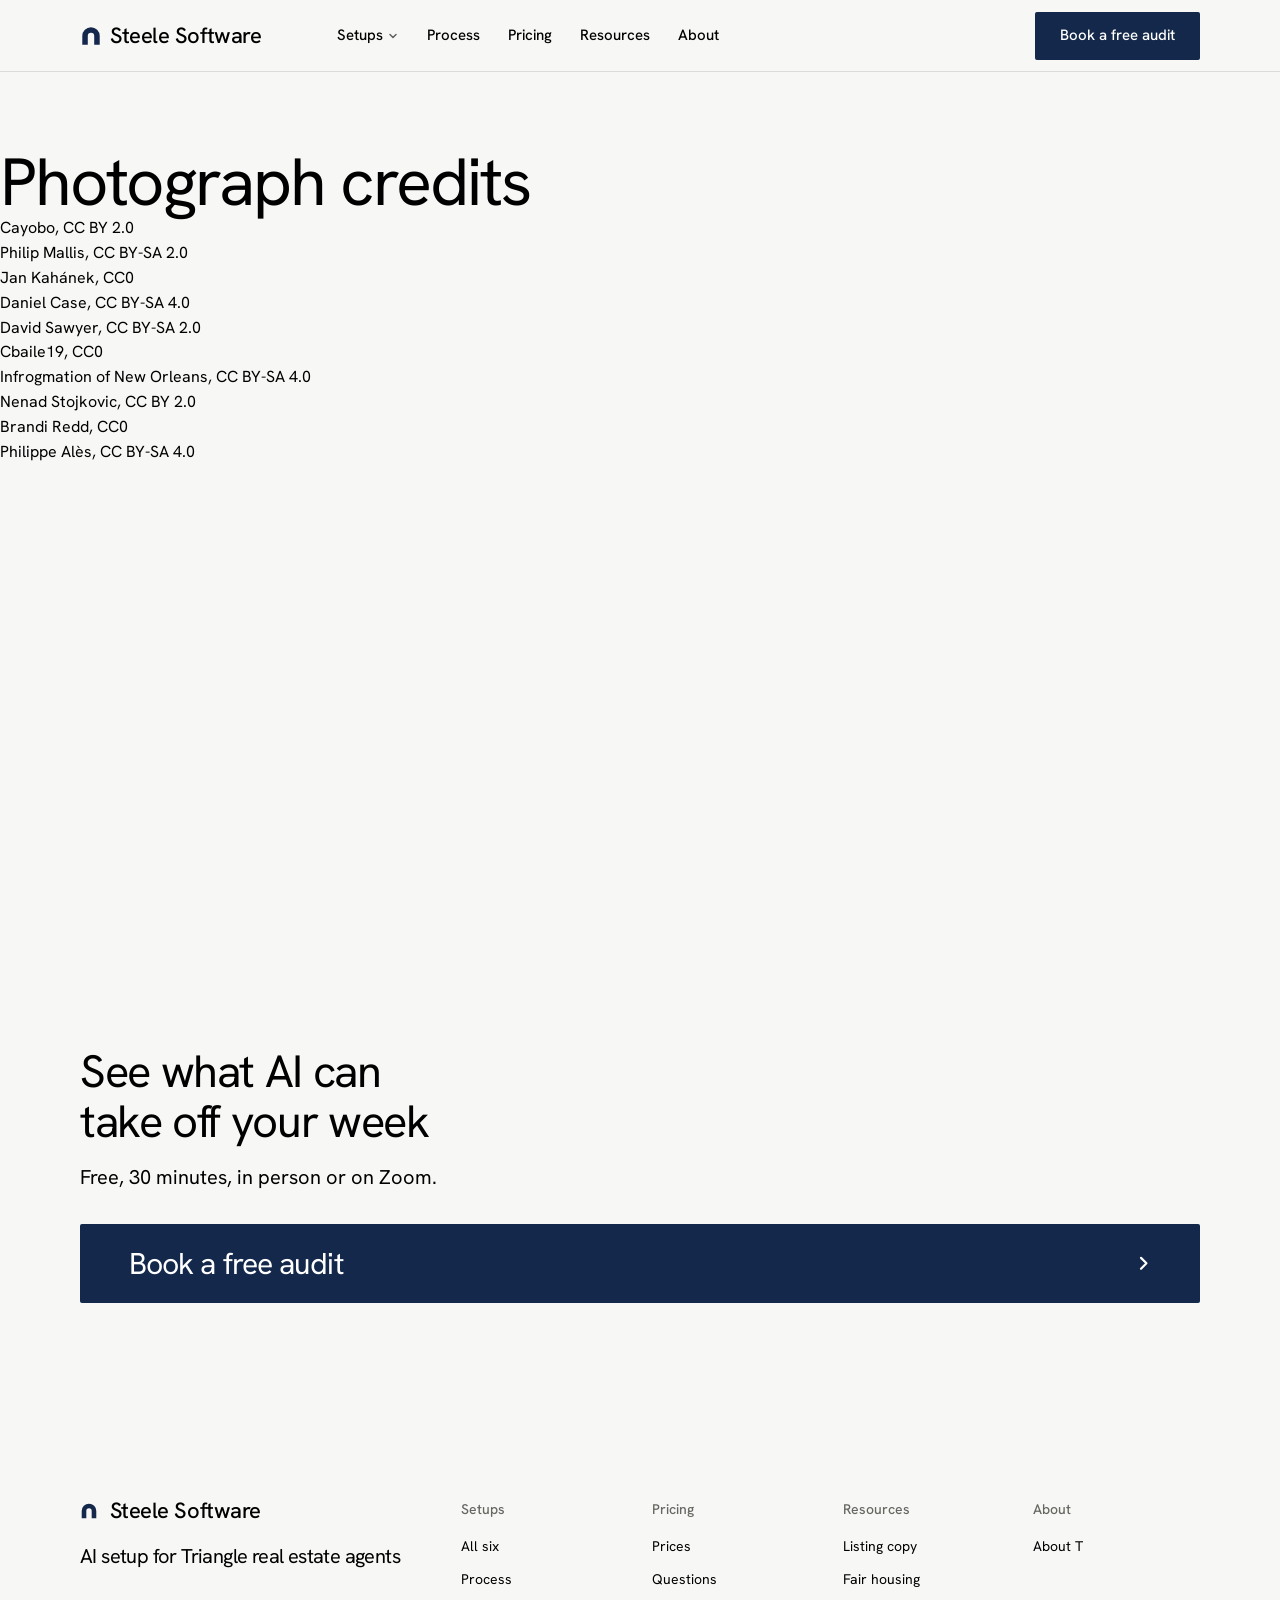
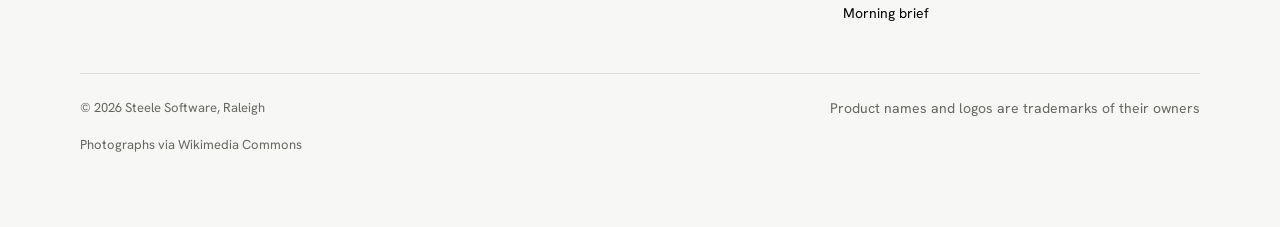
<file: taste/credits.html>
<!doctype html>
<html lang="en" data-type="service" data-radius="soft" data-buttons="block" data-motion>
<head>
<meta charset="utf-8">
<meta name="viewport" content="width=device-width, initial-scale=1, viewport-fit=cover">
<title>Steele Software: photograph credits</title>
<meta name="description" content="The photographers, licences and source pages of the photographs on the Steele Software website.">
<meta property="og:type" content="website">
<meta property="og:title" content="Steele Software: AI training for Raleigh real estate agents">
<meta property="og:description" content="Claude or ChatGPT set up in your own accounts, with a free 30-minute audit.">
<meta property="og:image" content="share.jpg">
<meta name="twitter:card" content="summary_large_image">
<link rel="icon" href="favicon.svg" type="image/svg+xml">
<meta name="theme-color" content="#f7f7f5">
<!-- <link rel="canonical" href="https://[the client's domain]/"> -->
<meta name="site-kind" content="other">
<meta name="page-type" content="service">
<link rel="preconnect" href="https://fonts.googleapis.com">
<link rel="preconnect" href="https://fonts.gstatic.com" crossorigin>
<link href="https://fonts.googleapis.com/css2?family=Hanken+Grotesk:wght@400..700&display=swap" rel="stylesheet">
<link rel="stylesheet" href="assets/system.css">
<link rel="stylesheet" href="assets/ui/cards.css">
<link rel="stylesheet" href="assets/motion/motion.css">
<link rel="stylesheet" href="assets/backgrounds/backgrounds.css">
<link rel="stylesheet" href="assets/layout/layout.css">
<link rel="stylesheet" href="assets/icons/icon.css">
<style>
:root {
  --p-bg: #f7f7f5; --p-surface: #ebebe8; --p-ink: #000000; --p-muted: #666662;
  --p-accent: #14284b; --p-accent-ink: #ffffff; --p-action: #14284b; --p-action-ink: #ffffff;
  --p-inv-bg: #000000; --p-inv-surface: #010101; --p-inv-ink: #f7f7f5; --p-inv-muted: #828280;
  --p-inv-accent: #8aa4d6; --p-inv-accent-ink: #000000; --p-inv-action: #8aa4d6; --p-inv-action-ink: #000000;
  --font-display: "Hanken Grotesk", system-ui, sans-serif;
  --font-text: "Hanken Grotesk", system-ui, sans-serif;
  --display-weight: 400;
  --display-tracking: -0.03em;
  --display-tracking-xl: -0.038em;
}
</style>
<!-- page CSS: the tool row in #pricing (a visual of real icons) -->
<style>
  .tool-row { list-style: none; margin: 0; padding: 0; display: grid; grid-template-columns: repeat(5, minmax(0, 1fr)); gap: var(--s-4); }
  .tool-row li { display: grid; justify-items: start; gap: var(--s-2); }
  #resources .panel { --p-h: 240px; }
  @media (max-width: 639px) { #resources .panel { --p-h: 112px; } #resources .card p { display: none; } #pricing .wrap > .grid { display: contents; } .tool-row { gap: var(--s-2); } .tool-row .ic-tile { --tile: 48px; } .tool-row .t-small { font-size: 13px; line-height: 1.3; } }
</style>
<script>document.documentElement.classList.add('m-enter');setTimeout(()=>document.documentElement.classList.add('m-enter-done'),700)</script>
<script src="assets/backgrounds/backgrounds.js"></script>
<script>document.documentElement.classList.add('mo-js');setTimeout(()=>document.documentElement.classList.add('mo-safe'),2500)</script>
<link rel="modulepreload" href="assets/moments/moments.js">
<link rel="modulepreload" href="assets/moments/lib.js">
<link rel="modulepreload" href="assets/moments/photo-chapters/moment.js">
</head>
<body>
<!-- type: service
     deal: hero split, nav nav-mega, close close-type, footer footer-columns, rhythm dark-band, buttons block, mark arc, grounds none (kind other)
     palette card-pastels, type hanken, radius soft
     moments: photo-chapters in #process -->

<header class="nav">
  <div class="wrap nav__bar">
    <a class="skip-link" href="#top">Skip to content</a>
    <a class="nav__logo" href="#top"><span class="mark" data-mark="arc" aria-hidden="true"></span>Steele Software</a>
    <nav class="nav__links" aria-label="Main">
      <div class="nav__item">
        <a class="nav__link" href="#setups">Setups <svg class="chev" viewBox="0 0 12 12" aria-hidden="true"><path d="M3 4.5l3 3 3-3" fill="none" stroke="currentColor" stroke-width="1.5" stroke-linecap="round" stroke-linejoin="round"/></svg></a>
        <div class="nav__menu">
          <div class="wrap grid">
            <div class="menu-col span-3">
              <p class="t-label">Listings and posts</p>
              <a href="#kit">Listing Launch Kit<span>Copy and posts per listing</span></a>
              <a href="#content">Weekly Content Engine<span>A week of posts on Monday</span></a>
              <a href="#sphere">Sphere report<span>Who to call this week</span></a>
            </div>
            <div class="menu-col span-3">
              <p class="t-label">Your inbox and deals</p>
              <a href="#brief">Daily Agent Brief<span>Your day before 7am</span></a>
              <a href="#updates">Client updates<span>Friday drafts for each deal</span></a>
              <a href="#deadlines">Deadline Tracker<span>Contract dates on your calendar</span></a>
            </div>
            <a class="menu-card span-3 start-10" href="#book">
              <div class="panel"><img class="frame__img" src="assets/img/photo-f152491434-500.webp" alt="Two wicker rocking chairs on a wooden porch" width="500" height="375"></div>
              <span class="t-card">Free audit</span>
              <span class="t-small muted">30 minutes, in person or Zoom</span>
            </a>
          </div>
        </div>
      </div>
      <div class="nav__item"><a class="nav__link" href="#process">Process</a></div>
      <div class="nav__item"><a class="nav__link" href="#pricing">Pricing</a></div>
      <div class="nav__item"><a class="nav__link" href="#resources">Resources</a></div>
      <div class="nav__item"><a class="nav__link" href="#about">About</a></div>
    </nav>
    <div class="nav__actions">
      <a class="btn btn--primary" href="#book">Book a free audit</a>
    </div>
    <button class="nav__toggle" type="button" aria-expanded="false" aria-label="Menu">
      <svg width="18" height="18" viewBox="0 0 18 18" aria-hidden="true"><path d="M2 5h14M2 13h14" stroke="currentColor" stroke-width="1.6" stroke-linecap="round"/></svg>
    </button>
  </div>
</header>

<main id="top">
  <p><a class="link" href="index.html">Steele Software</a></p>
  <section class="credits-list" id="credits" aria-labelledby="credits-h">
    <h1 id="credits-h">Photograph credits</h1>
    <ul>
      <li><a href="https://commons.wikimedia.org/wiki/File:Our_Conch_House_-_Front_porch_-_Key_West_Florida_November_2023.jpg">Cayobo</a>, <a href="https://creativecommons.org/licenses/by/2.0">CC BY 2.0</a></li>
      <li><a href="https://commons.wikimedia.org/wiki/File:House_on_suburban_street_in_Sunshine,_Victoria.jpg">Philip Mallis</a>, <a href="https://creativecommons.org/licenses/by-sa/2.0">CC BY-SA 2.0</a></li>
      <li><a href="https://commons.wikimedia.org/wiki/File:Tabel_day_1_(Unsplash).jpg">Jan Kahánek</a>, <a href="https://creativecommons.org/publicdomain/zero/1.0/">CC0</a></li>
      <li><a href="https://commons.wikimedia.org/wiki/File:Rocking_chairs_on_porch_as_staging_for_house_for_sale.jpg">Daniel Case</a>, <a href="https://creativecommons.org/licenses/by-sa/4.0">CC BY-SA 4.0</a></li>
      <li><a href="https://commons.wikimedia.org/wiki/File:American_craftsman_bungalow_in_San_Jose,_Ca.jpg">David Sawyer</a>, <a href="https://creativecommons.org/licenses/by-sa/2.0">CC BY-SA 2.0</a></li>
      <li><a href="https://commons.wikimedia.org/wiki/File:Front_door,_South_Side,_2022-10-08,_01.jpg">Cbaile19</a>, <a href="http://creativecommons.org/publicdomain/zero/1.0/deed.en">CC0</a></li>
      <li><a href="https://commons.wikimedia.org/wiki/File:Uptown_New_Orleans_House_Interior_1986_-_Kitchen_Window.jpg">Infrogmation of New Orleans</a>, <a href="https://creativecommons.org/licenses/by-sa/4.0">CC BY-SA 4.0</a></li>
      <li><a href="https://commons.wikimedia.org/wiki/File:Close-up_of_stacked_books._(51539890528).jpg">Nenad Stojkovic</a>, <a href="https://creativecommons.org/licenses/by/2.0/">CC BY 2.0</a></li>
      <li><a href="https://commons.wikimedia.org/wiki/File:Scattered_white_paper_(Unsplash).jpg">Brandi Redd</a>, <a href="https://creativecommons.org/publicdomain/zero/1.0/">CC0</a></li>
      <li><a href="https://commons.wikimedia.org/wiki/File:Agenda_et_crayon.jpg">Philippe Alès</a>, <a href="https://creativecommons.org/licenses/by-sa/4.0">CC BY-SA 4.0</a></li>
    </ul>
  </section>
</main>

<footer class="footer closing" id="contact" aria-labelledby="close-h">
  <div class="wrap">
    <div class="closing__cta close--type">
      <div class="section-head">
        <h2 id="close-h">See what AI can take off your week</h2>
        <p class="t-small muted">Free, 30 minutes, in person or on Zoom.</p>
      </div>
      <a class="btn btn--primary btn--xl btn--wide" href="#book">Book a free audit<svg class="m-arrow" viewBox="0 0 12 12" aria-hidden="true"><path class="m-arrow__stem" d="M1 6h8"/><path class="m-arrow__head" d="M4.5 2.5 8 6l-3.5 3.5"/></svg></a>
    </div>
    <div class="closing__links">
      <div class="grid">
        <div class="span-4 stack-4">
          <a class="nav__logo" href="#top"><span class="mark" data-mark="arc" aria-hidden="true"></span>Steele Software</a>
          <p class="footer__lede">AI setup for Triangle real estate agents</p>
        </div>
        <div class="span-2 footer__col"><h3>Setups</h3><ul><li><a href="#setups">All six</a></li><li><a href="#process">Process</a></li></ul></div>
        <div class="span-2 footer__col"><h3>Pricing</h3><ul><li><a href="#pricing">Prices</a></li><li><a href="#questions">Questions</a></li></ul></div>
        <div class="span-2 footer__col"><h3>Resources</h3><ul><li><a href="blog/listing-descriptions-with-chatgpt.html">Listing copy</a></li><li><a href="blog/fair-housing-checklist-ai-listings.html">Fair housing</a></li><li><a href="blog/morning-brief-claude-gmail-calendar.html">Morning brief</a></li></ul></div>
        <div class="span-2 footer__col"><h3>About</h3><ul><li><a href="#about">About T</a></li></ul></div>
      </div>
      <div class="footer__legal">
        <span>&copy; 2026 Steele Software, Raleigh</span>
        <div class="socials"></div>
        <span class="t-small">Product names and logos are trademarks of their owners</span>
        <a class="credits" href="credits.html">Photographs via Wikimedia Commons</a>
      </div>
    </div>
  </div>
</footer>

<nav class="actionbar" aria-label="Quick actions">
  <a class="btn btn--primary" href="#book">Book a free audit</a>
</nav>

<script type="module" src="assets/system.js"></script>
<script type="module" src="assets/motion/motion.js"></script>
<script type="module" src="assets/layout/layout.js"></script>
</body>
</html>
</file>
<file: css/site.css>
/* Steele Software: site styles. Tokens and rules come from DESIGN.md. */

/* ---------- Tokens ---------- */
:root {
  --paper: #FAFAF7;
  --surface: #FFFFFF;
  --ink: #161A17;
  --ink-2: #4F5852;
  --rule: #DDE0DA;
  --pine: #1E4D3A;
  --pine-hover: #163B2C;
  --pine-ink: #FFFFFF;
  --pine-wash: #E6EFEA;
  --marker: #F7DC5C;
  --error: #B42318;

  --font-ui: "Schibsted Grotesk", system-ui, -apple-system, "Segoe UI", sans-serif;
  --font-output: "Newsreader", Georgia, "Times New Roman", serif;

  --t-xs: 0.875rem;   /* 14 */
  --t-sm: 0.9375rem;  /* 15 */
  --t-body: 1.0625rem;/* 17 */
  --t-lg: 1.3125rem;  /* 21 */
  --t-h3: 1.5rem;     /* 24 */
  --t-h2: 2.25rem;    /* 36 */
  --t-h1: 3.75rem;    /* 60 */

  --s-1: 4px; --s-2: 8px; --s-3: 12px; --s-4: 16px; --s-5: 24px;
  --s-6: 32px; --s-7: 48px; --s-8: 64px; --s-9: 96px; --s-10: 128px;

  --r-control: 6px;
  --r-surface: 12px;
  --shadow-surface: 0 1px 2px rgb(22 26 23 / .06), 0 8px 24px -8px rgb(22 26 23 / .12);

  --content: 1200px;
  --gutter: 24px;
  --section: var(--s-10);
}

@media (max-width: 760px) {
  :root { --t-h1: 2.5rem; --t-h2: 1.75rem; --t-h3: 1.25rem; --gutter: 16px; --section: 80px; }
}

/* ---------- Base ---------- */
*, *::before, *::after { box-sizing: border-box; }
html { -webkit-text-size-adjust: 100%; scroll-padding-top: 88px; }
@media (prefers-reduced-motion: no-preference) { html { scroll-behavior: smooth; } }

body {
  margin: 0;
  background: var(--paper);
  color: var(--ink);
  font-family: var(--font-ui);
  font-size: var(--t-body);
  line-height: 1.6;
  text-rendering: optimizeLegibility;
}

h1, h2, h3 { margin: 0; font-weight: 700; text-wrap: balance; }
h1 { font-size: var(--t-h1); line-height: 1.03; letter-spacing: -0.025em; }
h2 { font-size: var(--t-h2); line-height: 1.12; letter-spacing: -0.015em; }
h3 { font-size: var(--t-h3); line-height: 1.25; letter-spacing: -0.01em; }
p { margin: 0; }
p + p { margin-top: var(--s-4); }

a { color: var(--pine); text-decoration: underline; text-decoration-thickness: 1px; text-underline-offset: 3px; }
a:hover { text-decoration-thickness: 2px; }

:focus-visible { outline: 2px solid var(--pine); outline-offset: 3px; border-radius: 2px; }

.skip {
  position: absolute; left: var(--s-4); top: -100px; z-index: 100;
  background: var(--pine); color: var(--pine-ink); padding: var(--s-3) var(--s-4); border-radius: var(--r-control);
}
.skip:focus { top: var(--s-4); }

.wrap { max-width: var(--content); margin: 0 auto; padding: 0 var(--gutter); }
.measure { max-width: 64ch; }
.lead { font-size: var(--t-lg); line-height: 1.45; color: var(--ink-2); }
.muted { color: var(--ink-2); }
.small { font-size: var(--t-xs); line-height: 1.45; }
/* Tabular figures only for numbers that change in place; this face widens punctuation in tabular mode. */
.num { font-variant-numeric: tabular-nums; }

.section { padding-top: var(--section); }
.section-head { display: grid; gap: var(--s-4); margin-bottom: var(--s-7); max-width: 720px; }

/* Placeholder text the owner still has to fill in */
.todo { background: var(--marker); color: var(--ink); padding: 0 .2em; border-radius: 2px; }

/* ---------- Buttons ---------- */
.btn {
  display: inline-flex; align-items: center; justify-content: center; gap: var(--s-2);
  min-height: 48px; padding: 0 var(--s-5); border-radius: var(--r-control);
  font: 500 var(--t-sm)/1 var(--font-ui); text-decoration: none; cursor: pointer;
  border: 1px solid transparent; transition: background-color .15s, border-color .15s, color .15s;
}
.btn-primary { background: var(--pine); color: var(--pine-ink); }
.btn-primary:hover { background: var(--pine-hover); }
.btn-secondary { background: transparent; color: var(--ink); border-color: var(--ink-2); }
.btn-secondary:hover { background: var(--pine-wash); }
.btn:disabled { opacity: .4; cursor: not-allowed; }
.btn-quiet {
  background: none; border: 0; padding: var(--s-2); min-height: 44px; min-width: 44px;
  color: var(--ink-2); font: 500 var(--t-xs)/1 var(--font-ui); cursor: pointer; border-radius: var(--r-control);
}
.btn-quiet:hover { color: var(--ink); background: var(--paper); }

/* ---------- Header ---------- */
.site-header {
  position: sticky; top: 0; z-index: 50;
  background: color-mix(in srgb, var(--paper) 92%, transparent);
  backdrop-filter: saturate(1.4) blur(10px);
  border-bottom: 1px solid var(--rule);
}
.site-header .wrap { display: flex; align-items: center; gap: var(--s-6); min-height: 72px; }
.wordmark { font-weight: 700; font-size: 1.125rem; letter-spacing: -0.01em; color: var(--ink); text-decoration: none; margin-right: auto; }
.wordmark span { color: var(--ink-2); font-weight: 400; }
.nav { display: flex; align-items: center; gap: var(--s-6); }
.nav a:not(.btn) { color: var(--ink); text-decoration: none; font-size: var(--t-sm); }
.nav a:not(.btn):hover { color: var(--pine); text-decoration: underline; }
.menu-btn { display: none; }

@media (max-width: 760px) {
  .menu-btn { display: inline-flex; }
  .nav {
    display: none; position: absolute; left: 0; right: 0; top: 100%;
    flex-direction: column; align-items: stretch; gap: 0;
    background: var(--paper); border-bottom: 1px solid var(--rule); padding: var(--s-2) var(--gutter) var(--s-5);
  }
  .nav.open { display: flex; }
  .nav a:not(.btn) { padding: var(--s-3) 0; font-size: var(--t-body); border-bottom: 1px solid var(--rule); }
  .nav .btn { margin-top: var(--s-4); }
}

/* ---------- Hero ---------- */
.hero { padding-top: var(--s-9); }
.hero .wrap { display: grid; grid-template-columns: minmax(0, 5fr) minmax(0, 6fr); gap: var(--s-8); align-items: center; }
.hero-copy { display: grid; gap: var(--s-5); }
.hero-for { font-size: var(--t-sm); color: var(--ink-2); font-weight: 500; }
.actions { display: flex; flex-wrap: wrap; gap: var(--s-3); margin-top: var(--s-2); }
.hero-note { font-size: var(--t-xs); color: var(--ink-2); }

@media (max-width: 960px) {
  .hero .wrap { grid-template-columns: 1fr; gap: var(--s-7); }
  .hero { padding-top: var(--s-8); }
}

/* ---------- Work surfaces ---------- */
.surface {
  background: var(--surface); border: 1px solid var(--rule); border-radius: var(--r-surface);
  box-shadow: var(--shadow-surface); overflow: hidden;
}
.surface-bar {
  display: flex; align-items: center; justify-content: space-between; gap: var(--s-3);
  min-height: 44px; padding: 0 var(--s-2) 0 var(--s-4);
  border-bottom: 1px solid var(--rule); font-size: var(--t-xs); font-weight: 500; color: var(--ink-2);
}
.surface-body { padding: var(--s-5); }
.output { font-family: var(--font-output); font-size: 1.125rem; line-height: 1.55; color: var(--ink); }
.output-title { font-family: var(--font-output); font-size: 1.375rem; line-height: 1.3; font-weight: 400; font-style: italic; }

.chip {
  display: inline-flex; align-items: center; gap: 6px; padding: 4px 10px; border-radius: 999px;
  background: var(--pine-wash); color: var(--pine); font-size: var(--t-xs); font-weight: 500; line-height: 1.2;
}
.chip svg { width: 14px; height: 14px; }

/* Listing Launch Kit demo */
.demo-grid { display: grid; grid-template-columns: minmax(0, 2fr) minmax(0, 3fr); }
.demo-facts { padding: var(--s-5); border-right: 1px solid var(--rule); background: var(--paper); }
.demo-facts h3, .demo-draft h3 { font-size: var(--t-xs); font-weight: 500; color: var(--ink-2); letter-spacing: 0; margin-bottom: var(--s-3); }
.facts { list-style: none; margin: 0; padding: 0; display: grid; gap: var(--s-3); }
.facts li { display: grid; gap: 2px; border-bottom: 1px dashed var(--rule); padding-bottom: var(--s-3); }
.facts li span:first-child { font-size: var(--t-xs); color: var(--ink-2); }
.facts li span:last-child { font-weight: 500; justify-self: start; }
.demo-draft { padding: var(--s-5); display: grid; gap: var(--s-3); align-content: start; min-height: 360px; }
.demo-status {
  display: flex; flex-wrap: wrap; align-items: center; justify-content: space-between; gap: var(--s-3);
  padding: var(--s-3) var(--s-5); border-top: 1px solid var(--rule); font-size: var(--t-xs); color: var(--ink-2);
}
.demo-status strong { color: var(--ink); font-weight: 500; }

/* Animation states, driven by js/site.js. Without JS everything shows. */
.js .demo [data-step] { opacity: 0; transform: translateY(4px); transition: opacity .35s ease, transform .35s ease; }
.js .demo [data-step].on { opacity: 1; transform: none; }
.js .demo .facts li[data-step] { transform: translateX(-4px); }
.js .demo .facts li[data-step].on { transform: none; }
.js .demo .fact-used { background: linear-gradient(transparent 55%, var(--marker) 55%); transition: background .3s; }
@media (prefers-reduced-motion: reduce) {
  .js .demo [data-step] { transition: none; }
}

@media (max-width: 600px) {
  .demo-grid { grid-template-columns: 1fr; }
  .demo-facts { border-right: 0; border-bottom: 1px solid var(--rule); }
  .demo-draft { min-height: 0; }
}

/* ---------- Works with ---------- */
.works { padding-top: var(--s-8); }
.works p { font-size: var(--t-sm); color: var(--ink-2); }
.works ul { display: flex; flex-wrap: wrap; gap: var(--s-2) var(--s-6); list-style: none; margin: var(--s-3) 0 0; padding: 0; font-size: var(--t-lg); font-weight: 500; }

/* ---------- Problem quotes ---------- */
.quotes { display: grid; grid-template-columns: repeat(3, minmax(0, 1fr)); gap: var(--s-7); margin: 0; padding: 0; list-style: none; }
.quotes blockquote { margin: 0; font-size: var(--t-h3); line-height: 1.3; font-weight: 500; letter-spacing: -0.01em; }
.quotes p { margin-top: var(--s-3); color: var(--ink-2); }
@media (max-width: 860px) { .quotes { grid-template-columns: 1fr; gap: var(--s-6); } }

/* ---------- Setups table ---------- */
.setups { width: 100%; border-collapse: collapse; font-size: var(--t-sm); }
.setups th { text-align: left; font-weight: 500; font-size: var(--t-xs); color: var(--ink-2); padding: 0 var(--s-4) var(--s-3) 0; border-bottom: 1px solid var(--ink); }
.setups td { padding: var(--s-5) var(--s-4) var(--s-5) 0; border-bottom: 1px solid var(--rule); vertical-align: top; }
.setups td:first-child { width: 22%; }
.setups td:first-child strong { font-size: 1.125rem; font-weight: 700; letter-spacing: -0.01em; }
.setups .when { white-space: nowrap; }
.setups tr:hover td { background: color-mix(in srgb, var(--pine-wash) 45%, transparent); }

@media (max-width: 860px) {
  .setups thead { position: absolute; width: 1px; height: 1px; overflow: hidden; clip: rect(0 0 0 0); }
  .setups, .setups tbody, .setups tr, .setups td { display: block; width: auto !important; }
  .setups tr { padding: var(--s-5) 0; border-bottom: 1px solid var(--rule); }
  .setups td { padding: 0; border: 0; }
  .setups td + td { margin-top: var(--s-2); }
  .setups td[data-label]::before { content: attr(data-label) ": "; color: var(--ink-2); }
  .setups td:nth-child(2) { margin-top: var(--s-2); }
  .setups td:nth-child(2)::before { content: none; }
}

/* ---------- Brief email ---------- */
.split { display: grid; grid-template-columns: minmax(0, 5fr) minmax(0, 6fr); gap: var(--s-8); align-items: start; }
.split > .section-head { margin-bottom: 0; }
@media (max-width: 960px) { .split { grid-template-columns: 1fr; gap: var(--s-6); } }

.flow { list-style: none; margin: var(--s-5) 0 0; padding: 0; display: grid; gap: var(--s-2); font-size: var(--t-sm); counter-reset: flow; }
.flow li { display: grid; grid-template-columns: 28px 1fr; align-items: baseline; counter-increment: flow; }
.flow li::before { content: counter(flow); font-weight: 700; color: var(--pine); font-variant-numeric: tabular-nums; }

.email-meta { display: grid; gap: 2px; padding: var(--s-4) var(--s-5); border-bottom: 1px solid var(--rule); font-size: var(--t-sm); }
.email-meta strong { font-size: var(--t-body); }
.brief-items { list-style: none; margin: 0; padding: 0; }
.brief-items li { display: grid; grid-template-columns: 96px 1fr; gap: var(--s-4); padding: var(--s-4) var(--s-5); border-bottom: 1px solid var(--rule); }
.brief-items li:last-child { border-bottom: 0; }
.brief-kind { font-size: var(--t-xs); font-weight: 500; color: var(--ink-2); padding-top: 4px; }
.brief-kind.due { color: var(--ink); }
.brief-items .output { font-size: 1.0625rem; }
.brief-items mark { background: var(--marker); color: inherit; padding: 0 .15em; }
@media (max-width: 520px) { .brief-items li { grid-template-columns: 1fr; gap: var(--s-1); } }

/* ---------- Calculator ---------- */
.calc { display: grid; grid-template-columns: minmax(0, 1fr) minmax(0, 1fr); }
.calc-inputs { padding: var(--s-6); display: grid; gap: var(--s-6); border-right: 1px solid var(--rule); }
.calc-field { display: grid; gap: var(--s-3); }
.calc-field label { display: flex; justify-content: space-between; align-items: baseline; gap: var(--s-3); font-size: var(--t-sm); font-weight: 500; }
.calc-field output { font-size: var(--t-h3); font-weight: 700; font-variant-numeric: tabular-nums; }
input[type="range"] { width: 100%; accent-color: var(--pine); height: 32px; margin: 0; cursor: pointer; }
.calc-result { padding: var(--s-6); display: grid; align-content: center; gap: var(--s-2); background: var(--paper); }
.calc-big { font-size: clamp(3.5rem, 8vw, 5.5rem); line-height: 1; font-weight: 700; letter-spacing: -0.03em; font-variant-numeric: tabular-nums; }
.calc-big small { font-size: var(--t-h3); letter-spacing: 0; font-weight: 500; color: var(--ink-2); margin-left: var(--s-2); }
@media (max-width: 760px) {
  .calc { grid-template-columns: 1fr; }
  .calc-inputs { border-right: 0; border-bottom: 1px solid var(--rule); padding: var(--s-5); }
  .calc-result { padding: var(--s-5); }
}

/* ---------- Process ---------- */
.steps { list-style: none; margin: 0; padding: 0; display: grid; grid-template-columns: repeat(3, minmax(0, 1fr)); gap: var(--s-6); counter-reset: step; }
.steps li { counter-increment: step; border-top: 2px solid var(--ink); padding-top: var(--s-4); display: grid; gap: var(--s-2); align-content: start; }
.steps li::before { content: counter(step); font-size: var(--t-h2); font-weight: 700; line-height: 1; color: var(--pine); font-variant-numeric: tabular-nums; }
.steps .meta { font-size: var(--t-xs); color: var(--ink-2); }
@media (max-width: 860px) { .steps { grid-template-columns: 1fr; } }

/* ---------- Comparison ---------- */
.compare { display: grid; grid-template-columns: minmax(0, 1fr) minmax(0, 1fr); border-top: 1px solid var(--ink); }
.compare > div { padding: var(--s-5) var(--s-6) var(--s-5) 0; }
.compare > div + div { padding-left: var(--s-6); border-left: 1px solid var(--rule); }
.compare h3 { font-size: var(--t-body); margin-bottom: var(--s-4); }
.compare ul { list-style: none; margin: 0; padding: 0; display: grid; gap: var(--s-3); }
.compare li { display: grid; grid-template-columns: 22px 1fr; gap: var(--s-2); align-items: start; }
.compare li svg { width: 18px; height: 18px; margin-top: 4px; }
.compare .them { color: var(--ink-2); }
.compare .them svg { color: var(--ink-2); }
.compare .us svg { color: var(--pine); }
@media (max-width: 760px) {
  .compare { grid-template-columns: 1fr; }
  .compare > div { padding-right: 0; }
  .compare > div + div { padding-left: 0; border-left: 0; border-top: 1px solid var(--rule); }
}

/* ---------- About ---------- */
.about { display: grid; grid-template-columns: minmax(0, 4fr) minmax(0, 7fr); gap: var(--s-8); align-items: center; }
.portrait {
  aspect-ratio: 4 / 5; border-radius: var(--r-surface); background: var(--pine-wash);
  display: flex; align-items: center; justify-content: center; text-align: center; padding: var(--s-5);
  color: var(--pine); font-size: var(--t-sm);
}
.about-copy { display: grid; gap: var(--s-4); }
@media (max-width: 860px) { .about { grid-template-columns: 1fr; gap: var(--s-6); } .portrait { max-width: 320px; } }

/* ---------- Pricing ---------- */
.prices { width: 100%; border-collapse: collapse; }
.prices th, .prices td { text-align: left; padding: var(--s-5) var(--s-4) var(--s-5) 0; border-bottom: 1px solid var(--rule); vertical-align: top; }
.prices thead th { font-size: var(--t-xs); font-weight: 500; color: var(--ink-2); padding-top: 0; padding-bottom: var(--s-3); border-bottom: 1px solid var(--ink); }
.prices tbody th { font-size: 1.125rem; font-weight: 700; width: 26%; }
.prices .price { font-weight: 700; white-space: nowrap; width: 18%; }
.prices tr.start th, .prices tr.start td { background: var(--pine-wash); }
.prices tr.start th { padding-left: var(--s-4); }
@media (max-width: 760px) {
  .prices thead { position: absolute; width: 1px; height: 1px; overflow: hidden; clip: rect(0 0 0 0); }
  .prices, .prices tbody, .prices tr, .prices th, .prices td { display: block; width: auto !important; }
  .prices tr { padding: var(--s-4) 0; border-bottom: 1px solid var(--rule); }
  .prices tr.start { padding: var(--s-4); }
  .prices th, .prices td { border: 0; padding: 0 !important; }
  .prices td { margin-top: var(--s-1); }
}

/* ---------- FAQ ---------- */
.faq { border-top: 1px solid var(--ink); max-width: 860px; }
.faq details { border-bottom: 1px solid var(--rule); }
.faq summary {
  list-style: none; cursor: pointer; display: flex; justify-content: space-between; align-items: center; gap: var(--s-4);
  padding: var(--s-5) 0; font-weight: 500; font-size: 1.125rem;
}
.faq summary::-webkit-details-marker { display: none; }
.faq summary svg { flex: none; width: 20px; height: 20px; color: var(--ink-2); transition: transform .15s; }
.faq details[open] summary svg { transform: rotate(45deg); }
.faq details > div { padding: 0 0 var(--s-5); max-width: 64ch; color: var(--ink-2); }

/* ---------- Book ---------- */
.book { display: grid; grid-template-columns: minmax(0, 5fr) minmax(0, 6fr); gap: var(--s-8); align-items: start; }
.book-copy { display: grid; gap: var(--s-4); }
.checks { list-style: none; margin: var(--s-2) 0 0; padding: 0; display: grid; gap: var(--s-2); }
.checks li { display: grid; grid-template-columns: 22px 1fr; gap: var(--s-2); }
.checks svg { width: 18px; height: 18px; margin-top: 5px; color: var(--pine); }
@media (max-width: 960px) { .book { grid-template-columns: 1fr; gap: var(--s-6); } }

.form { display: grid; gap: var(--s-5); padding: var(--s-6); }
.form-row { display: grid; grid-template-columns: 1fr 1fr; gap: var(--s-4); }
@media (max-width: 520px) { .form-row { grid-template-columns: 1fr; } .form { padding: var(--s-5); } }
.field { display: grid; gap: 6px; }
.field label { font-size: var(--t-sm); font-weight: 500; }
.field .hint { font-size: var(--t-xs); color: var(--ink-2); }
.field input, .field select, .field textarea {
  width: 100%; min-height: 48px; padding: 0 var(--s-3); border-radius: var(--r-control);
  border: 1px solid var(--rule); background: var(--surface); color: var(--ink);
  font: inherit; font-size: var(--t-body); transition: border-color .15s;
}
.field textarea { padding: var(--s-3); min-height: 104px; resize: vertical; line-height: 1.5; }
.field select { appearance: none; background-image: url("data:image/svg+xml,%3Csvg xmlns='http://www.w3.org/2000/svg' width='20' height='20' fill='none' stroke='%234F5852' stroke-width='1.5'%3E%3Cpath d='m6 8 4 4 4-4'/%3E%3C/svg%3E"); background-repeat: no-repeat; background-position: right 12px center; padding-right: 40px; }
.field input:hover, .field select:hover, .field textarea:hover { border-color: var(--ink-2); }
.field input:focus, .field select:focus, .field textarea:focus { border-color: var(--pine); outline: 2px solid var(--pine); outline-offset: 1px; }
.field [aria-invalid="true"] { border-color: var(--error); }
.field-error { font-size: var(--t-xs); color: var(--error); }
.form-done { display: grid; gap: var(--s-2); padding: var(--s-6); }
.form-done h3 { font-size: var(--t-h3); }

/* ---------- Final + footer ---------- */
.final { padding: var(--section) 0; }
.final .wrap { display: flex; flex-wrap: wrap; align-items: end; justify-content: space-between; gap: var(--s-6); border-top: 1px solid var(--ink); padding-top: var(--s-7); }
.final h2 { max-width: 18ch; }

.site-footer { border-top: 1px solid var(--rule); padding: var(--s-7) 0 var(--s-6); font-size: var(--t-sm); color: var(--ink-2); }
.site-footer .wrap { display: grid; grid-template-columns: 2fr 1fr 1fr; gap: var(--s-6); }
.site-footer h2 { font-size: var(--t-sm); font-weight: 700; color: var(--ink); letter-spacing: 0; margin-bottom: var(--s-3); }
.site-footer ul { list-style: none; margin: 0; padding: 0; display: grid; gap: var(--s-2); }
.site-footer a { color: var(--ink-2); }
.site-footer a:hover { color: var(--ink); }
.legal { grid-column: 1 / -1; padding-top: var(--s-5); border-top: 1px solid var(--rule); font-size: var(--t-xs); }
@media (max-width: 760px) { .site-footer .wrap { grid-template-columns: 1fr 1fr; } .site-footer .wrap > :first-child { grid-column: 1 / -1; } }

.visually-hidden { position: absolute !important; width: 1px; height: 1px; overflow: hidden; clip: rect(0 0 0 0); white-space: nowrap; }
</file>
<file: taste/assets/system.css>
/*
  taste-skill system.css - the one system for the page. Link it first, then assets/ui/cards.css (the
  feature card, its panel and the fragment placements), then set the palette (--p-*), the fonts and
  the radius set on :root in the page (node scripts/start.mjs prints that block).
  Do not add a second grid, spacing scale, type scale, radius scale, button or card style.
*/

/* ---------------------------------------------------------------- tokens */
:root {
  /* palette (hex only; fx.js reads --bg --surface --ink --muted --accent --accent-ink) */
  --p-bg: #ffffff;
  --p-surface: #f4f4f4;
  --p-ink: #111111;
  --p-muted: #6b6b6b;
  --p-accent: #1a4be0;
  --p-accent-ink: #ffffff;
  --p-action: #1a4be0;      /* buttons, links, focus: the accent, or the ink when the accent is too pale */
  --p-action-ink: #ffffff;
  --p-inv-bg: #111111;
  --p-inv-surface: #1c1c1c;
  --p-inv-ink: #f4f4f4;
  --p-inv-muted: #a3a3a3;
  --p-inv-accent: #ffffff;
  --p-inv-accent-ink: #111111;
  --p-inv-action: #ffffff;
  --p-inv-action-ink: #111111;
  /* the lit ground behind UI and in the closing band (references/cards.md), one per page, tech pages only
     (none on kind other, which is flat): <html data-ground="sand|sky|sage|painting">. system.js gives it to every ground
     that holds UI, on light and dark pages alike; --hue on one panel changes only its accent */
  --ground-bg: #d9ccb7; --ground-surface: #e9e0d2; --ground-ink: #2a2622; --ground-muted: #5a534a; --ground-accent: #a8794a;

  /* fonts */
  --font-display: system-ui, -apple-system, "Segoe UI", sans-serif;
  --font-text: system-ui, -apple-system, "Segoe UI", sans-serif;
  --font-mono: ui-monospace, "SFMono-Regular", Menlo, Consolas, monospace;
  --display-weight: 400;    /* headlines 400; 500 on a tech page (software, gaming, hardware) */
  --display-tracking: -0.025em;

  /* the page rhythm (references/layout-v4.md): one section per screen. The header is fixed and
     --nav tall; every section is padded --padt above and --padb (plus the phone action bar, --bar)
     below, and is exactly one or two screens tall (--h: 1 or 2; --hm on a phone). The hero's words
     start --hgap under the header and its content ends --hpadb above the fold. */
  --nav: 72px;
  --padt: 120px;
  --padb: 72px;
  --hgap: 48px;
  --hpadb: 64px;
  --bar: 0px;
  /* grid: one .wrap (alias .container) for the header, every section and the footer, the same
     --gut on both sides: 1280 wide at x 80-1360 at 1440, 342 at x 24-366 at 390 */
  --container: 1280px;
  --gut: 80px;
  --pad: var(--gut);
  --gutter: 24px;

  /* spacing: 4/8 scale */
  --s-1: 4px;  --s-2: 8px;  --s-3: 12px; --s-4: 16px; --s-5: 24px;
  --s-6: 32px; --s-7: 48px; --s-8: 64px; --s-9: 96px; --s-10: 128px;
  --section: 40px;      /* only a .section outside main (the kit's demo pages); every main > section and
                           footer.closing take --padt and --padb */
  --section-band: 56px; /* the same for an older footer outside footer.closing */
  --head-gap: 48px;     /* the one heading-to-content gap, 32 on a phone (layout.css reads it as --ly-head-gap) */
  --card-pad: 16px;     /* card padding (cards.css sets its own for cards with a panel) */
  --card-gap: 16px;     /* gap between cards */

  /* type scale (the only sizes on the page) */
  --t-label: 13px;
  --t-small: 14px;
  --t-body: 16px;
  --t-lead: 18px;
  --t-card: 18px;
  --t-h3: 24px;
  /* straight lines from the phone size at 390 to the desktop size at 1440 (system.md's table) */
  --t-h2: clamp(30px, 1.72vw + 23.3px, 48px);
  --t-h1: clamp(38px, 3.24vw + 25.4px, 72px);
  /* a big number stays a step under the h2 (VI-11): 38 at 1440, 28 at 390, so it never reads as a
     section heading; a stats row and a price set their own, smaller still */
  --t-stat: clamp(28px, .952vw + 24.29px, 38px);

  /* radius: one scale (soft by default; data-radius on <html> switches it) */
  --r-sm: 8px;  --r-md: 12px; --r-lg: 20px; --r-btn: 8px;

  /* controls (fixed here; a page never adds its own) */
  --btn-h: 44px;
  --btn-h-sm: 36px;
  --nav-h: var(--nav);  /* the older name, kept for the kit's files */
  --icon: 16px;         /* small icons: socials, menu chevrons, mono brand marks */

  /* motion: the one UI ease-out (motion.css --m-ease and ui/base.css --u-ease read it; references/motion.md) */
  --ease: cubic-bezier(.2, .8, .2, 1);
  --dur: 180ms;
}
html[data-radius="sharp"] { --r-sm: 4px; --r-md: 6px;  --r-lg: 8px;  --r-btn: 4px; }
html[data-radius="soft"]  { --r-sm: 8px; --r-md: 12px; --r-lg: 20px; --r-btn: 8px; }
html[data-radius="round"] { --r-sm: 10px; --r-md: 16px; --r-lg: 24px; --r-btn: 999px; }
/* the four lit grounds (references/cards.md); sand is the default above. painting goes with
   painterly-landscape (x.ai's daylight sky over olive hills) */
html[data-ground="sky"]      { --ground-bg: #c6d3df; --ground-surface: #d6e0e9; --ground-ink: #25303a; --ground-muted: #4d5964; --ground-accent: #3f6a92; }
html[data-ground="sage"]     { --ground-bg: #cdd6c6; --ground-surface: #dce3d6; --ground-ink: #262d24; --ground-muted: #535b51; --ground-accent: #6c8e63; }
html[data-ground="painting"] { --ground-bg: #79a8d6; --ground-surface: #a6c4e2; --ground-ink: #16212c; --ground-muted: #273949; --ground-accent: #9c9b3c; }
/* cards.css takes its card and panel radii from this scale */
html[data-radius] .card { --c-r: var(--r-lg); }
html[data-radius] .panel { --p-r: var(--r-md); }

/* a phone: the header 56, the sections padded 96 / 48, the hero's words 40 under the header and its
   content ending 24 above the fold, 24 at both sides, 12 between columns */
@media (max-width: 639px) {
  :root { --nav: 56px; --padt: 96px; --padb: 48px; --hgap: 40px; --hpadb: 24px; --gut: 24px; --gutter: 12px; --card-gap: 12px; --head-gap: 32px; }
}
@media (min-width: 640px) {
  :root { --gut: 48px; --section: 48px; --section-band: 72px; --card-pad: 24px; }
}
@media (min-width: 1024px) {
  :root { --gut: 80px; --section: 56px; --section-band: 96px; --card-gap: 24px;
          --t-lead: 20px; --t-card: 20px; --t-h3: 28px; }
  /* a place (and a local service): the 1200 column at x 120-1320 */
  html[data-type="place"] { --gut: 120px; --container: 1200px; }
}
/* a place (VI-06, ST-96, PH-23): its own smaller type (h1 48/53 and 32/37, h2 32/40 and 24/30, titles
   and the sub-line 20 and 18), the Recipe 3 hero's gap under its photograph (40, 24 on a phone),
   square photographs and cards and 2px buttons, whatever data-radius and data-buttons say */
:root[data-type="place"] {
  --hgap: 40px;
  --t-h1: clamp(32px, 1.524vw + 26.06px, 48px);
  --t-h2: clamp(24px, .762vw + 21px, 32px);
  --t-h3: clamp(20px, .381vw + 18.51px, 24px);
  --r-sm: 2px; --r-md: 0px; --r-lg: 0px; --r-btn: 2px;
}
:root[data-type="place"] :is(h1, .t-h1) { line-height: 1.104; }
:root[data-type="place"] :is(h2, .t-h2) { line-height: 1.25; }
@media (max-width: 639px) {
  :root[data-type="place"] { --hgap: 24px; }
  :root[data-type="place"] :is(h1, .t-h1) { line-height: 1.156; }
}

/* ---------------------------------------------------------------- grounds (at most three) */
:root, .ground-base {
  --bg: var(--p-bg); --surface: var(--p-surface); --ink: var(--p-ink); --muted: var(--p-muted);
  --accent: var(--p-accent); --accent-ink: var(--p-accent-ink); --card: var(--p-surface);
  --action: var(--p-action); --action-ink: var(--p-action-ink);
}
.ground-surface {
  --bg: var(--p-surface); --surface: var(--p-bg); --ink: var(--p-ink); --muted: var(--p-muted);
  --accent: var(--p-accent); --accent-ink: var(--p-accent-ink); --card: var(--p-bg);
  --action: var(--p-action); --action-ink: var(--p-action-ink);
}
.ground-inverse {
  --bg: var(--p-inv-bg); --surface: var(--p-inv-surface); --ink: var(--p-inv-ink); --muted: var(--p-inv-muted);
  --accent: var(--p-inv-accent); --accent-ink: var(--p-inv-accent-ink); --card: var(--p-inv-surface);
  --action: var(--p-inv-action); --action-ink: var(--p-inv-action-ink);
}
:root, .ground-base, .ground-surface, .ground-inverse {
  --line: color-mix(in oklab, var(--ink) 11%, transparent);
  --line-strong: color-mix(in oklab, var(--ink) 20%, transparent);
  /* effects (fx.js) and UI fragments (assets/ui) take the colours of the ground they sit on */
  --fx-bg: var(--bg); --fx-surface: var(--surface); --fx-ink: var(--ink); --fx-muted: var(--muted);
  --fx-accent: var(--accent); --fx-accent-ink: var(--accent-ink);
  --ui-font: var(--font-text); --ui-mono: var(--font-mono); --ui-radius: var(--r-md);
}
.ground-base, .ground-surface, .ground-inverse { background: var(--bg); color: var(--ink); }

/* ---------------------------------------------------------------- base */
*, *::before, *::after { box-sizing: border-box; }
/* an anchor lands on the section's top (the judge's frame): the fixed header covers --nav of its --padt */
html { -webkit-text-size-adjust: 100%; scroll-padding-top: 0; scroll-behavior: auto; margin: 0; }
body {
  margin: 0; background: var(--bg); color: var(--ink);
  font: 400 var(--t-body)/1.55 var(--font-text);
  -webkit-font-smoothing: antialiased; text-rendering: optimizeLegibility; overflow-x: clip;
}
img, svg, video, canvas { display: block; max-width: 100%; }
/* hidden means hidden, also on an img the line above makes a block (a menu tab's photograph, a peek photograph) */
[hidden] { display: none !important; }
img, video { height: auto; }
a { color: inherit; text-decoration: none; }
button { font: inherit; color: inherit; }
h1, h2, h3, h4, p, ul, ol, figure, blockquote { margin: 0; }
ul, ol { padding: 0; list-style: none; }
h1, h2, h3, h4 {
  font-family: var(--font-display); font-weight: var(--display-weight);
  letter-spacing: var(--display-tracking); text-wrap: balance; overflow-wrap: break-word;
  /* a long word (a German compound at 390) breaks at a syllable with a hyphen, in the language of <html lang>;
     only words of 10 letters or more, 4 at least on each side, so a short English heading never breaks */
  hyphens: auto; -webkit-hyphens: auto; hyphenate-limit-chars: 10 4 4;
}
h1, .t-h1 { font-size: var(--t-h1); line-height: 1.04; }
h2, .t-h2 { font-size: var(--t-h2); line-height: 1.1; }
h3, .t-h3 { font-size: var(--t-h3); line-height: 1.2; }
h4, .t-card { font-family: var(--font-text); font-weight: 500; font-size: var(--t-card); line-height: 1.3; letter-spacing: -0.01em; }
p { text-wrap: pretty; }
.t-lead  { font-size: var(--t-lead); line-height: 1.5; }
.t-body  { font-size: var(--t-body); line-height: 1.55; }
.t-small { font-size: var(--t-small); line-height: 1.5; }
.t-label { font-size: var(--t-label); font-weight: 500; line-height: 1.4; letter-spacing: 0.01em; }
.t-stat  { font-family: var(--font-display); font-weight: var(--display-weight); font-size: var(--t-stat);
           line-height: 1; letter-spacing: var(--display-tracking); font-variant-numeric: tabular-nums; }
.muted { color: var(--muted); }
.mono  { font-family: var(--font-mono); }
.measure { max-width: 62ch; }
:focus-visible { outline: 2px solid var(--action); outline-offset: 2px; border-radius: 2px; }
::selection { background: color-mix(in oklab, var(--accent) 30%, transparent); }

/* ---------------------------------------------------------------- grid */
.wrap, .container { width: min(100% - 2 * var(--gut), var(--container)); margin-inline: auto; padding-inline: 0; }
.grid { display: grid; grid-template-columns: repeat(12, minmax(0, 1fr)); column-gap: var(--gutter); row-gap: var(--card-gap); }
.grid > * { min-width: 0; grid-column: 1 / -1; }
.section { padding-block: var(--section); }

/* ---------------------------------------------------------------- one section per screen
   The page is a stack of screens. Framed at scrollY = k x the screen height, a shot shows exactly one
   section: the hero alone on the first screen, every other section (and footer.closing, the close and
   the footer in one) exactly one or two screens tall, its h2 first, --padt under its top. Heights
   and padding do it: no pinning, snapping or script.
     <section class="section" id=".." style="--h: 2">     (2 screens; --hm sets a phone's count alone)
       <div class="wrap"> the h2 first, then the content </div>     (the one in-flow child)
     </section>
   A layer (a full-bleed photograph or ground behind the words) is an <img class="layer" aria-hidden="true">
   beside the .wrap. Content must fit: one screen holds 708px of content at 1440x900 (900 - 120 - 72),
   two hold 1,608 (the second screen's part starts --padt under its top with .g2). From 640 to 1279 a
   section keeps at least its screens and grows past them rather than overlap the next. */
main > :is(section, .section), footer.closing {
  position: relative; box-sizing: border-box;
  height: calc(var(--h, 1) * 100vh); height: calc(var(--h, 1) * 100svh);
  padding: var(--padt) 0 calc(var(--padb) + var(--bar));
}
main > :is(section, .section) > :is(.wrap, .container), footer.closing > .wrap { position: relative; z-index: 1; height: 100%; }
main > :is(section, .section) > :is(.wrap, .container):not(.grid) { display: flex; flex-direction: column; }
/* a .wrap that is the section's grid too (class="wrap grid"): its rows start at the top */
main > :is(section, .section) > :is(.wrap, .container).grid { align-content: start; }
/* .fill: the block that takes what the screen leaves under the heading (a photograph, a frame) */
main > :is(section, .section) > .wrap > .fill { flex: 1 1 0; min-height: 0; }
/* two screens as two groups: row 1 the h2 and the first group, row 2 the rest (no second h2), starting
   --padt under the second screen's top, so the second shot looks like any other section */
main > :is(section, .section).g2, footer.closing.g2 { --h: 2; }
main > :is(section, .section).g2 > :is(.wrap, .container), footer.closing.g2 > .wrap { display: grid; grid-template-rows: minmax(0, 1fr) minmax(0, 1fr); row-gap: calc(var(--padt) + var(--padb) + var(--bar)); }
main > :is(section, .section).g2 > :is(.wrap, .container) > *, footer.closing.g2 > .wrap > * { min-height: 0; align-self: start; }
main > :is(section, .section).g2 > :is(.wrap, .container) > :is(.group, .fill) { align-self: stretch; }
/* a group: one screen's part of a .g2 section (its h2 and first rows, or the rest) */
.group { display: flex; flex-direction: column; min-height: 0; }
/* each screen's card row runs down to that screen's foot (the cards stretch, their panels grow), so
   the second screen of a .g2 is never a short row over an empty ground; both rows end on the same line */
@media (min-width: 1024px) {
  main > :is(section, .section).g2 > .wrap > .grid:last-child,
  main > :is(section, .section).g2 > .wrap > .group > .grid:last-child { align-self: stretch; flex: 1 1 auto; min-height: 0; }
}
.group > .fill { flex: 1 1 0; min-height: 0; }
@media (min-width: 640px) and (max-width: 1279px) {
  main > :is(section, .section):not(.hero, .section--hero), footer.closing {
    height: auto; min-height: calc(var(--h, 1) * 100vh); min-height: calc(var(--h, 1) * 100svh);
  }
  /* the section is a column and its .wrap takes all of it, so a .fill (a photograph, a frame) still
     grows to the section's foot (a min-height percentage would not resolve, leaving it at its least) */
  /* :where() keeps it at no weight, so a page's own phone- or tablet-only hiding (section.desk-only { display: none }) wins */
  :where(main > :is(section, .section):not(.hero, .section--hero), footer.closing) { display: flex; flex-direction: column; }
  main > :is(section, .section):not(.hero, .section--hero) > :is(.wrap, .container), footer.closing > .wrap { flex: 1 0 auto; height: auto; min-height: 0; }
}
/* a phone: lvh (the screen with its bars hidden) for every section but the hero; --hm when stacking
   makes the content taller than the desktop count */
@media (max-width: 639px) {
  /* at least its screens, never less: content a screen cannot hold makes the section taller (the rhythm
     check then asks for --hm: 2 or less content); a fixed height would lay its last rows over the next
     section, the fault the phone shots showed most (a list under the closing heading and its button) */
  main > :is(section, .section):not(.hero, .section--hero), footer.closing {
    height: auto; min-height: calc(var(--hm, var(--h, 1)) * 100vh); min-height: calc(var(--hm, var(--h, 1)) * 100lvh);
  }
  /* one grid row at least the screens tall that grows with the .wrap's content: the .wrap is stretched to
     it, so its .fill and its two groups still share a definite height */
  /* (at no weight, as on the tablet: a page's own section.desk-only { display: none } still hides it) */
  :where(main > :is(section, .section):not(.hero, .section--hero):has(> :is(.wrap, .container)), footer.closing) {
    display: grid; grid-template-columns: minmax(0, 1fr); grid-template-rows: 1fr; grid-auto-rows: auto;
  }
  main > :is(section, .section):not(.hero, .section--hero) > :is(.wrap, .container), footer.closing > .wrap { height: auto; }
  main > :is(section, .section).g2m, footer.closing.g2m { --hm: 2; }
  main > :is(section, .section).g2m > :is(.wrap, .container), footer.closing.g2m > .wrap { display: grid; grid-template-rows: minmax(0, 1fr) minmax(0, 1fr); row-gap: calc(var(--padt) + var(--padb) + var(--bar)); }
  /* stacked in one, the two groups keep the open cards' 32px, so the first group's last panel never meets
     the next card's title */
  main > :is(section, .section).g2:not(.g2m) > :is(.wrap, .container) { display: flex; row-gap: var(--s-6); }
  /* what the two screens leave goes around the second group, so it opens below the header, not on the fold */
  main > :is(section, .section).g2:not(.g2m) > :is(.wrap, .container) > :last-child { margin-block: auto; }
  main > :is(section, .section).g2:not(.g2m) > :is(.wrap, .container) > * { align-self: stretch; }
}
/* a layer: the photograph or ground of a whole section, under its words, edge to edge */
main > :is(section, .section) > :is(img, video, canvas, picture).layer,
footer.closing > :is(img, video, canvas, picture).layer {
  position: absolute; inset: 0; z-index: 0; width: 100%; height: 100%; max-width: none; object-fit: cover; object-position: var(--pos, 50% 50%);
}
main > :is(section, .section) > picture.layer > img { width: 100%; height: 100%; object-fit: cover; }

/* the hero: exactly the first screen, the fixed header over its top. Its words start --hgap under the
   header (--photo adds a full-bleed photograph's height above them on a place); its content ends
   --hpadb above the fold, and nothing of the next section shows, at 1440, 1024, 820 and 390.
     <section class="hero hero--<type>"><div class="wrap"><div class="hero-text"> .. </div>[one strip]</div></section>
   .hero-text holds the whole composition (the words, and the picture or window beside or under them);
   one docked strip (logos, three facts) may follow it, at most 96px, desktop only. */
main > :is(.hero, .section--hero) {
  height: 100vh; height: 100svh; min-height: 0;
  padding: calc(var(--nav) + var(--photo, 0px) + var(--hgap)) 0 calc(var(--hpadb) + var(--bar));
}
:is(.hero, .section--hero) > .wrap { height: 100%; display: grid; grid-template-rows: minmax(0, 1fr) auto; row-gap: var(--s-7); }
:is(.hero, .section--hero) > .wrap > .hero-text { min-height: 0; }
/* a phone: the hero is at least the first screen and grows when a short phone (320x640) cannot hold its
   words, buttons and picture, so nothing of it lies over the next section or under the header */
@media (max-width: 639px) {
  main > :is(.hero, .section--hero) { height: auto; min-height: 100vh; min-height: 100svh; }
  main > :is(.hero, .section--hero):has(> :is(.wrap, .container)) { display: grid; grid-template-columns: minmax(0, 1fr); grid-template-rows: 1fr; grid-auto-rows: auto; }
  main > :is(.hero, .section--hero) > :is(.wrap, .container) { height: auto; }
}
:is(.hero, .section--hero) > .wrap > .hero-strip { grid-row: 2; max-height: 96px; }
@media (max-width: 639px) { :is(.hero, .section--hero) > .wrap > .hero-strip { display: none; } }
.section--hero .section-head { max-width: 860px; }
/* the starter's own hero (hero-split): the words on span-5 top-aligned, the picture on span-6 start-7
   as tall as the hero's content box (at most 716 at 1440x900); a phone stacks words, then the picture
   in what is left */
.hero-text.hero-split { height: 100%; align-items: stretch; }
.hero-split > .hero-copy { align-self: start; }
.hero-split > .hero-visual { position: relative; min-height: 0; height: 100%; }
@media (max-width: 1023px) {
  .hero-text.hero-split { display: flex; flex-direction: column; gap: var(--s-6); }
  .hero-split > .hero-visual { flex: 1 1 0; min-height: 200px; height: auto; }
}
.hero-copy > * + * { margin-top: var(--s-5); }
/* the h1 first in the words' column: its capitals start on the picture's top line, not the line box's
   (the leading above the capitals would put the words about 12px under the photograph's top) */
.hero-copy > h1:first-child { text-box: trim-start cap alphabetic; }
.hero-copy > .btn-row { margin-top: var(--s-6); }
/* three short facts at the foot of the words' column, on the picture's bottom line (no dead space
   under the buttons): <dl class="hero-facts"><div><dt>..</dt><dd>..</dd></div> x3</dl> */
@media (min-width: 1024px) {
  .hero-split > .hero-copy { height: 100%; display: flex; flex-direction: column; }
  .hero-split > .hero-copy > .hero-facts { margin-top: auto; }
}
.hero-facts { display: grid; grid-template-columns: repeat(3, minmax(0, 1fr)); gap: var(--s-5) var(--gutter); margin: 0; }
.hero-facts > div { display: grid; gap: var(--s-1); align-content: start; }
.hero-facts dt { font-size: var(--t-small); color: var(--muted); }
.hero-facts dd { margin: 0; font-weight: 500; }
@media (max-width: 1023px) { .hero-facts { display: none; } }
/* a notice line above the h1 (changed hours, a delivery cut-off): one line with a number, static,
   starting on the left line like the h1 under it */
.hero-notice { font-size: var(--t-small); font-weight: 500; color: var(--ink); }
.hero-notice b, .hero-notice strong { font-weight: 500; color: var(--accent); }
.hero-copy > .hero-notice + h1 { margin-top: var(--s-5); }

/* a phone: open tiles from a row of three or four (rooms, goods, beans) go two-up, an odd last one
   across the row, so a row of three fits one 844px screen (stacked one under another they need two) */
@media (max-width: 639px) {
  .grid > .tile:is(.span-3, .span-4) { grid-column: auto / span 6; }
  .grid > .tile:is(.span-3, .span-4):nth-child(odd of .tile):nth-last-child(1 of .tile) { grid-column: 1 / -1; }
  .grid > .tile:is(.span-3, .span-4) .tile__head { flex-wrap: wrap; gap: 0 var(--s-2); }
}
/* a phone: open cards (words on the ground, the panel under them) stacked one under another keep 32px
   between a panel's foot and the next card's title, so a title never reads as the panel's caption */
@media (max-width: 639px) { .grid:has(> .card--open) { row-gap: var(--s-6); } }
/* a phone stacks a two-screen section's four open tiles into its two screens: their panels take 180px (a wide
   crop), so the h2 and the first two tiles of two lines each end on the first screen and the four inside both,
   not a third of a screen past. A page that sets its group's own --p-h (#features .panel) sets its phone value
   too, as the starter does */
@media (max-width: 639px) { main > :is(section, .section).g2 .card--open > .panel { --p-h: 180px; } }
/* spans: desktop >= 1024. Tablet 640-1023: text cards on span-3 and span-6 go two-up; cards with a
   panel (a visual needs the width; the one exception is a span-6 pair, below)
   and everything else (split text and visuals, span-4 cards, span-5/7/8 blocks) take the full row, so a split stacks and no row is left half empty. Phone < 640: one column. */
@media (min-width: 640px) and (max-width: 1023px) {
  .grid > .card.span-3:not(:has(> .panel)), .grid > .card.span-6:not(:has(> .panel)) { grid-column: auto / span 6; }
  /* the one exception with a panel: a 2x2 (or a pair) of span-6 cards stays two-up from 720px (a panel
     of about 310px and more, wide enough for a kit fragment), so four cards take one or two screens
     at 768-820 instead of a card per row (four stacked panels run past two screens). Split cards and
     every other span keep the full row. Under 720 a card per row. */
  @media (min-width: 720px) {
    .grid > .card.span-6:has(> .panel):not(.card--split) { grid-column: auto / span 6; }
    .grid > .card.span-6:has(> .panel):not(.card--split):nth-child(odd of .card.span-6):nth-last-child(1 of .card.span-6) { grid-column: 1 / -1; }
  }
  /* open tiles (rooms, models, people, a photo pair) go two-up; an odd last one takes the row */
  .grid > .tile:is(.span-3, .span-4, .span-6) { grid-column: auto / span 6; }
  .grid > .tile:is(.span-3, .span-4, .span-6):nth-child(odd of .tile):nth-last-child(1 of .tile) { grid-column: 1 / -1; }
}
@media (min-width: 1024px) {
  .span-2  { grid-column: auto / span 2; }
  .span-3  { grid-column: auto / span 3; }
  .span-4  { grid-column: auto / span 4; }
  .span-5  { grid-column: auto / span 5; }
  .span-6  { grid-column: auto / span 6; }
  .span-7  { grid-column: auto / span 7; }
  .span-8  { grid-column: auto / span 8; }
  .span-9  { grid-column: auto / span 9; }
  .span-10 { grid-column: auto / span 10; }
  .span-12 { grid-column: auto / span 12; }
  .start-1 { grid-column-start: 1; } .start-2 { grid-column-start: 2; } .start-3 { grid-column-start: 3; }
  .start-5 { grid-column-start: 5; } .start-6 { grid-column-start: 6; } .start-7 { grid-column-start: 7; }
  .start-4 { grid-column-start: 4; } .start-8 { grid-column-start: 8; } .start-9 { grid-column-start: 9; }
  .start-10 { grid-column-start: 10; }
  /* a split is top-aligned: the words' first line and the picture's top on one line (never centred
     against each other, never mirrored: text left, the visual right, on every split of the page) */
  .grid--middle, .grid--top { align-items: start; }
}
/* card rows: every card in a row the same height (a plain .grid stretches them) */
.grid:is(.grid--middle, .grid--top) > .card { align-self: stretch; }
/* 1024-1279: a span-4 card's panel would be about 220px wide, too narrow for real UI. Cards with a
   panel on span-4 go two-up, a span-8 one takes the row, and an odd last one takes the row too
   (steps, proof row: two, then one wide; bento: the wide card, then the four small ones two by two) */
@media (min-width: 1024px) and (max-width: 1279px) {
  .grid > .card.span-4:has(> .panel) { grid-column: auto / span 6; }
  .grid > .card.span-8:has(> .panel),
  .grid > .card.span-4:has(> .panel):nth-child(odd of .card.span-4):nth-last-child(1 of .card.span-4) { grid-column: 1 / -1; }
}

/* ---------------------------------------------------------------- section heading */
.section-head { max-width: 760px; margin-bottom: var(--head-gap); display: grid; gap: var(--s-4); }
/* every heading starts on the left line (a centred head among left ones reads as a mistake): the
   old centred head is left-aligned too */
.section-head--center { text-align: left; justify-items: start; }
/* a head row: the h2 (and its line) left, one link or the section's button at the right line */
.section-head--split { max-width: none; display: flex; align-items: end; justify-content: space-between; gap: var(--s-5); flex-wrap: wrap; }
.section-head--split > div { display: grid; gap: var(--s-4); max-width: 760px; }
.section-head p { color: var(--ink); font-size: var(--t-lead); line-height: 1.5; max-width: 60ch; }
.section-head--row { max-width: none; display: flex; align-items: end; justify-content: space-between; gap: var(--s-5); flex-wrap: wrap; }
.section-head--row > div { display: grid; gap: var(--s-4); max-width: 760px; }
/* the hero row (hero-product, hero-cycle): the h1 and its line left, the buttons right, across 1280 */
.section--hero .section-head--row { max-width: none; }

/* ---------------------------------------------------------------- buttons (one pair, a dealt look)
   One pair a page, .btn--primary and .btn--secondary, in the look dealt with the page (sections.md)
   and set once on <html data-buttons>; the markup never changes:
     solid  filled primary, outlined secondary, the radius scale (Figma; the default)
     pill   pills, a chevron after the primary's label, a tinted secondary (x.ai)
     tonal  the radius scale, a tinted secondary with no outline (Linear, Vercel)
     arrow  an arrow after the primary's label; the secondary is a text link with an arrow (Stripe)
     block  near-square corners, 48px tall; the secondary is an underlined text link (shops, hotels) */
.btn {
  display: inline-flex; align-items: center; justify-content: center; gap: var(--s-2);
  height: var(--btn-h); padding: 0 var(--s-5); border-radius: var(--r-btn); border: 1px solid transparent;
  font: 500 var(--t-body)/1 var(--font-text); letter-spacing: 0; white-space: nowrap; cursor: pointer;
  transition: background-color var(--dur) var(--ease), color var(--dur) var(--ease), border-color var(--dur) var(--ease), text-decoration-color var(--dur) var(--ease);
}
.btn--primary { background: var(--action); color: var(--action-ink); }
.btn--primary:hover { background: color-mix(in oklab, var(--action) 86%, var(--ink)); }
/* an inverted primary (the action is the ground's ink: a brand band, a lit ground): its hover steps toward the ground, as the filled one steps toward the ink */
.ground-brand .btn--primary:hover { background: color-mix(in oklab, var(--action) 88%, var(--bg)); }
/* the ground's own colour with a clear border: never grey on grey, readable on an effect too */
.btn--secondary { background: var(--bg); color: var(--ink); border-color: var(--line-strong); }
.btn--secondary:hover { background: color-mix(in oklab, var(--bg) 94%, var(--ink)); border-color: color-mix(in oklab, var(--ink) 35%, transparent); }
.btn--sm { height: var(--btn-h-sm); padding: 0 var(--s-4); font-size: var(--t-small); }
html[data-buttons="pill"] { --r-btn: 999px; }
html[data-buttons="block"] { --r-btn: 2px; --btn-h: 48px; }
html:is([data-buttons="pill"], [data-buttons="tonal"]) .btn--secondary { background: color-mix(in oklab, var(--ink) 8%, var(--bg)); border-color: transparent; }
html:is([data-buttons="pill"], [data-buttons="tonal"]) .btn--secondary:hover { background: color-mix(in oklab, var(--ink) 14%, var(--bg)); border-color: transparent; }
/* arrow and block: the secondary is a text link at the button's height (no box: one button look) */
html:is([data-buttons="arrow"], [data-buttons="block"]) .btn--secondary {
  background: none; border-color: transparent; padding-inline: var(--s-2);
  text-decoration: underline; text-underline-offset: 4px; text-decoration-color: var(--line-strong);   /* the .link look */
}
html:is([data-buttons="arrow"], [data-buttons="block"]) .btn--secondary:hover { background: none; border-color: transparent; text-decoration-color: currentColor; }
/* the glyph after a label: a chevron (pill) or an arrow (arrow), drawn so every font shows the same */
html[data-buttons="pill"] .btn--primary::after,
html[data-buttons="arrow"] :is(.btn--primary, .btn--secondary)::after {
  content: ""; flex: none; width: 12px; height: 12px; margin-right: -2px; background: currentColor;
  -webkit-mask: var(--btn-glyph) center / contain no-repeat; mask: var(--btn-glyph) center / contain no-repeat;
  transition: transform var(--dur) var(--ease);
}
html[data-buttons="pill"] { --btn-glyph: url("data:image/svg+xml,%3Csvg xmlns='http://www.w3.org/2000/svg' viewBox='0 0 12 12'%3E%3Cpath d='M4.5 2.5 8 6l-3.5 3.5' fill='none' stroke='black' stroke-width='1.6' stroke-linecap='round' stroke-linejoin='round'/%3E%3C/svg%3E"); }
html[data-buttons="arrow"] { --btn-glyph: url("data:image/svg+xml,%3Csvg xmlns='http://www.w3.org/2000/svg' viewBox='0 0 12 12'%3E%3Cpath d='M1.5 6h8.5M6.5 2.5 10 6l-3.5 3.5' fill='none' stroke='black' stroke-width='1.5' stroke-linecap='round' stroke-linejoin='round'/%3E%3C/svg%3E"); }
@media (hover: hover) and (pointer: fine) { html:is([data-buttons="pill"], [data-buttons="arrow"]) .btn:hover::after { transform: translateX(3px); } }
.btn:active { transform: translateY(1px) scale(.985); }
.btn--arrow::after { content: "\2192"; transition: transform var(--dur) var(--ease); }
@media (hover: hover) and (pointer: fine) { .btn--arrow:hover::after { transform: translateX(3px); } }
/* the drawn arrow (assets/motion: its stem grows and its head moves 3px on hover), the last child of
   a primary button, a pill or a link: <svg class="m-arrow" viewBox="0 0 12 12" aria-hidden="true">
   <path class="m-arrow__stem" d="M1 6h8"/><path class="m-arrow__head" d="M4.5 2.5 8 6l-3.5 3.5"/></svg>.
   It replaces the dealt glyph, so a button never shows two */
.m-arrow { flex: none; width: 12px; height: 12px; margin-right: -2px; overflow: visible;
           fill: none; stroke: currentColor; stroke-width: 1.6; stroke-linecap: round; stroke-linejoin: round; }
.btn--xl .m-arrow { width: 0.62em; height: 0.62em; stroke-width: 1.4; }
:is(.btn, .link, .pill):has(> .m-arrow)::after { content: none; display: none; }
.btn-row { display: flex; flex-wrap: wrap; gap: var(--s-3); align-items: center; }
.section-head--center .btn-row { justify-content: center; }
/* on the phone every button row stacks full width */
@media (max-width: 639px) {
  .btn-row { flex-direction: column; align-items: stretch; width: 100%; justify-self: stretch; }
  /* full width, the second action is a text link at the button's height under the filled one (an
     outline across the whole screen reads as a rule, a pale fill as a switched-off button) */
  .btn-row > .btn--secondary { background: none; border-color: transparent; text-decoration: underline; text-underline-offset: 4px; text-decoration-color: var(--line-strong); }
  .section-head--split > .btn { width: 100%; }
}
.link { display: inline-flex; align-items: center; gap: var(--s-2); font-weight: 500; color: var(--ink);
        text-decoration: underline; text-decoration-color: var(--line-strong); text-underline-offset: 4px;
        transition: text-decoration-color var(--dur) var(--ease); }
.link:hover { text-decoration-color: currentColor; }
.link::after { content: "\2192"; display: inline-block; text-decoration: none; transition: transform var(--dur) var(--ease); }
@media (hover: hover) and (pointer: fine) { .link:hover::after { transform: translateX(3px); } }
.pill { display: inline-flex; align-items: center; gap: var(--s-2); height: 32px; padding: 0 var(--s-3);
        border-radius: 999px; border: 1px solid var(--line); background: var(--card);
        font-size: var(--t-label); color: var(--ink); }
.pill .muted { color: var(--muted); }

/* ---------------------------------------------------------------- card (one style) */
.card {
  display: flex; flex-direction: column; gap: var(--s-2); min-width: 0;
  background: var(--card); border: 1px solid var(--line); border-radius: var(--r-lg); padding: var(--card-pad);
}
/* small titles in the text face: a display face at 20px (a condensed or hairline serif) reads smaller than the body */
.card > h3, .card > h4, .card--plan h3 { font-family: var(--font-text); font-weight: 500; font-size: var(--t-card); line-height: 1.3; letter-spacing: -0.01em; }
/* the type floor (system.md): text people read is 16px or more in ink; cards.css sets it for its
   card text, this for a plain card's lines */
.card > p { color: var(--ink); font-size: var(--t-body); max-width: 52ch; }
/* at most two boxes one inside the other (sections.md): a card whose panel holds UI drops its own
   box, so its title and lines sit on the page ground over the panel (Figma's tiles), or runs the
   panel flush to its sides and bottom (cards.css .panel--flush) */
.card.card--open { --c-pad: 0px; background: none; border: 0; box-shadow: none; padding: 0; overflow: visible; }
.card.card--open > .panel { margin: var(--s-5) 0 0; border-radius: var(--r-lg); }
.card.card--open > .panel--top { margin: 0 0 var(--s-5); }
.card--plan.is-featured { border-color: var(--action); box-shadow: inset 0 0 0 1px var(--action); }
/* cards.css (linked after this file) sets .card { gap: 0 } for feature cards; a plan keeps its 16px rows */
.card.card--plan { gap: var(--s-4); }

/* ---------------------------------------------------------------- visuals: panels and frames
   A card's .panel (the inset visual), .stage and the placements (.at-corner, .at-rise, .at-over,
   .at-right, .at-center, .stage--fade-*) come from assets/ui/cards.css (references/cards.md).
   This file adds the frames (hero, split, square, closing band) and lets a .stage work inside them.
   The grounds' colours: system.js lights every ground that holds UI (see there). */
:not(.card) > .panel { border-radius: var(--p-r, var(--r-md)); }   /* a panel on its own: four round corners */
.menu-card .panel { --p-h: 160px; }
.frame {
  position: relative; isolation: isolate; overflow: clip; display: flex; align-items: center; justify-content: center;
  background: var(--surface); border-radius: var(--r-lg); border: 1px solid var(--line);
  padding: clamp(var(--s-4), 4vw, var(--s-7));
}
/* a zero-width spacer keeps --ratio (height / width) as the frame's minimum height */
.frame::before { content: ""; flex: none; width: 0; padding-top: var(--ratio, 0px); }
/* an object or scene (assets/objects) and a photograph (.frame__img) fill the frame themselves */
.frame > :not(canvas, .stage, .loop-pause, .frame__fx, .frame__img, [data-print], [data-scene], .print3d) { position: relative; max-width: 100%; min-width: 0; }
/* a photograph is a plain rectangle in its frame: no border, no print, no filter */
.frame--photo { padding: 0; border: 0; }
/* .frame--fill: as tall as its row (a split's picture beside the words, down to the section's foot);
   stacked on a tablet or a phone it takes what the screen leaves, at least 200px */
.frame--fill { height: 100%; }
@media (max-width: 1023px) {
  .grid.fill:has(> .frame--fill) { display: flex; flex-direction: column; gap: var(--s-6); }
  .grid.fill > .frame--fill { flex: 1 1 0; height: auto; min-height: 200px; }
}
/* a split's words as a column: the last block (stats, a link) on the picture's bottom line */
.split-col { display: flex; flex-direction: column; gap: var(--s-5); }
@media (min-width: 1024px) { .split-col { height: 100%; } .split-col > .split-col__end { margin-top: auto; } }
:is(.frame, .panel) > .frame__img { position: absolute; inset: 0; z-index: 0; width: 100%; height: 100%; max-width: none; object-fit: cover; }
.frame--portrait { --ratio: 125%; }
/* the product stage (hero-product): wide, the product whole on it; a phone gets a tall stage */
.frame--stage { --ratio: 50%; }
@media (max-width: 639px) { .frame--stage, .frame--portrait { --ratio: 120%; } }
.frame--hero { padding: clamp(24px, 5vw, 64px); }
.frame--split { --ratio: 80%; }
.frame--square { --ratio: 100%; }
/* the closing band: the hero's echo, lit with the page's ground (sand, sky, sage or painting) on light
   and dark pages alike, so its text and buttons take that ground's ink. Its effect sits on a layer of
   its own, <div class="frame__fx" data-fx="..">, held still and calm where the text sits (system.js) */
.frame--cta { min-height: 420px; }
/* .frame--lit: the same for an object's frame that holds a few words in its clear half (the
   product statement's facts in a .frame__text, lower left; the object stands right of centre) */
.frame--cta, .frame--lit {
  border-color: transparent; background: var(--ground-bg); color: var(--ground-ink);
  --bg: var(--ground-surface); --surface: var(--ground-surface); --ink: var(--ground-ink); --muted: var(--ground-muted);
  --action: var(--ground-ink); --action-ink: var(--ground-surface);
  --line: color-mix(in oklab, var(--ground-ink) 12%, transparent); --line-strong: color-mix(in oklab, var(--ground-ink) 24%, transparent);
}
.frame > .frame__fx { position: absolute; inset: 0; z-index: 0; }
/* on a light page the buttons on a lit ground keep the page's own action colour: one action, one look
   (a dark page keeps the lit ground's ink, which reads on the bright ground) */
html:not([data-tone="dark"]) :is(.frame--cta, .frame--lit, .footer--statement) { --action: var(--p-action); --action-ink: var(--p-action-ink); }
/* a card on a photograph (a booking form over the room): the card holds the page's colours */
.frame--photo:has(> .card) { padding: clamp(var(--s-5), 5vw, var(--s-8)) clamp(var(--s-4), 4vw, var(--s-7)); }
.frame--photo > .card { position: relative; z-index: 1; width: min(100%, 480px); }   /* flat: no shadow at rest (ST-97) */
.frame--cta > .frame__fx { opacity: .85; }
.frame--lit > .frame__text { z-index: 2; align-self: flex-end; margin-right: auto; width: min(100%, 360px); display: grid; gap: var(--s-5); }
/* 2:1 on a desktop; a phone gets 2:3, the words at the top and the object smaller and low under
   them (its hero preset), so the facts never touch the object */
.frame--lit { --ratio: 50%; }
@media (max-width: 639px) { .frame--lit { --ratio: 150%; } .frame--lit > .frame__text { align-self: flex-start; } }
@media (max-width: 639px) { .frame--split { --ratio: 100%; } }
/* A hero, wide or split frame (x.ai's hero window): --w on the rising fragment's slot (its true width)
   centres it while it fits; anchored 24px in and cut by the right edge once the frame is narrower.
   --pair on the .stage (the main fragment's width plus the part of the second that sticks out)
   centres the pair; below 1024 the main one alone. In a card's panel cards.css places it (.at-corner,
   .at-rise, .at-right; a centred .at-rise.fit narrows with the panel), as its recipe says. */
.frame > .stage > .at-rise { --ax: max(24px, calc(50% - var(--w, 64%) / 2)); }
.frame--hero > .stage > .at-rise { --ax: max(24px, calc(50% - var(--pair, var(--w, 64%)) / 2)); }
.frame--hero > .stage > .at-over { --bx: max(24px, calc(50% - var(--pair, 800px) / 2)); }
@media (max-width: 1023px) { .frame--hero > .stage > .at-rise { --ax: max(24px, calc(50% - var(--w, 64%) / 2)); } }
/* a frame holding a cards.css .stage: the stage fills it and places the fragments (references/cards.md);
   the hero and wide frames are 16:7 and square on a phone; below 1024 only the main fragment shows */
.frame:has(> .stage) { padding: 0; }
.frame--hero:has(> .stage) { aspect-ratio: 16 / 7; }
@media (max-width: 1023px) {
  .frame--hero:has(> .stage) { aspect-ratio: 3 / 2; }   /* a tablet: room for the main fragment's rows */
}
/* a tablet held upright (820x1180): a taller frame, so the hero fills the screen without a gap */
@media (min-width: 640px) and (max-width: 1023px) and (orientation: portrait) {
  .frame--hero:has(> .stage) { aspect-ratio: 4 / 3; }
}
@media (max-width: 1023px) {
  .frame--hero > .stage > :is(.at-over, .at-over-l) { display: none; }
}
/* a split frame is about 440-560px wide from 1024 to 1279: the main piece alone there */
@media (min-width: 1024px) and (max-width: 1279px) {
  .frame--split > .stage > :is(.at-over, .at-over-l) { display: none; }
}
@media (max-width: 639px) {
  .frame--hero:has(> .stage) { aspect-ratio: 1; }
  .frame > .stage > :is(.at-over, .at-over-l) { display: none; }
  /* phone: cards.css sets a fragment 16px in on both sides, and system.js holds every loop on its
     finished picture, so no pause button lands on the UI */
}
/* a small object on a focal tile (.at-center): its true width (--w, 288px for the slider), narrowed
   on a small panel so 24px of ground always shows on both sides (a span-4 panel is 304px at 1280) */
.stage > .at-center { width: calc(100% - 48px); max-width: var(--w, 288px); }
.stage > .at-center > :is([data-ui], .ui) { width: 100%; max-width: none; }
/* .to-edge stretches a fragment's surface past the bottom (cards.css); doc's surface is its page */
.stage > .to-edge > .ui-doc > .ui-doc__page { min-height: 100%; }
/* .hero-stage: whole fragments side by side in a frame, never overlapping or cut (a row of app
   screens); the first is the main one, and the ones that no longer fit drop out from the end */
.hero-stage { container: hero-stage / inline-size; width: 100%; }
.hero-stage__row { display: flex; align-items: center; justify-content: center; gap: var(--s-5); }
.hero-stage__row > * { flex: none; max-width: 100%; }
@container hero-stage (max-width: 1060px) { .hero-stage__row > :nth-child(n + 3) { display: none; } }
@container hero-stage (max-width: 740px)  { .hero-stage__row > :nth-child(n + 2) { display: none; } }
/* the pause button on every visual that moves by itself for more than 5 s (WCAG 2.2.2): ui.js adds it
   to a loop when it starts to move, system.js to the hero's ground. Write a button.loop-pause into
   the frame only for a loop of your own (hero-cycle). The same solid 32px disc in the page colours as
   assets/ui/base.css's, 12px in from the bottom-right corner, with a 44px hit area. */
.loop-pause {
  position: absolute; right: 12px; bottom: 12px; z-index: 6; display: grid; place-items: center;
  width: 32px; height: 32px; margin: 0; padding: 0; border-radius: 50%; cursor: pointer;
  border: 1px solid color-mix(in oklab, var(--ink) 16%, transparent); background: var(--bg); color: var(--ink);
  box-shadow: 0 1px 2px rgb(0 0 0 / .12), 0 4px 12px -4px rgb(0 0 0 / .28);
}
.loop-pause::before { content: ""; position: absolute; inset: -6px; border-radius: 50%; }
.loop-pause svg { width: 14px; height: 14px; fill: currentColor; }
@media (prefers-reduced-motion: reduce) { .loop-pause { display: none; } }

/* ---------------------------------------------------------------- navigation */
/* The header: fixed, opaque, one hairline under it, the same at every depth (no blur, no shadow, no
   floating pill, never hidden on scroll). Its .wrap is the page's, so the logo starts on the left line
   and the main button ends on the right one. Plain words, 15px, sentence case; one filled button. */
.nav {
  position: fixed; inset: 0 0 auto 0; z-index: 50; height: var(--nav);
  background: var(--bg); color: var(--ink); border-bottom: 1px solid var(--line);
}
.nav__bar { height: 100%; display: flex; align-items: center; gap: var(--s-8); }
/* a text logo: the display face at 500, 22px (the client's SVG logo replaces it when there is one) */
.nav__logo { display: inline-flex; align-items: center; gap: var(--s-2); font: 500 22px/1 var(--font-display); letter-spacing: -0.02em; flex: none; }
@media (max-width: 639px) { .nav__logo { font-size: 20px; } }
.nav__logo svg, .nav__logo img { height: 24px; width: auto; }
/* the brand's mark beside its name, in the accent (the client's logo replaces both). Dealt shapes:
   <span class="mark" data-mark="dots|arc|ring|petal|leaf|stack" aria-hidden="true"></span> */
.mark { display: inline-block; flex: none; width: 22px; height: 22px; background: var(--accent);
        -webkit-mask: var(--mark) center / contain no-repeat; mask: var(--mark) center / contain no-repeat; }
.mark[data-mark="dots"]  { --mark: url("data:image/svg+xml,%3Csvg xmlns='http://www.w3.org/2000/svg' viewBox='0 0 24 24'%3E%3Ccircle cx='6.5' cy='6.5' r='4.5'/%3E%3Ccircle cx='17.5' cy='6.5' r='4.5'/%3E%3Ccircle cx='6.5' cy='17.5' r='4.5'/%3E%3Crect x='13' y='13' width='9' height='9' rx='1.5'/%3E%3C/svg%3E"); }
.mark[data-mark="arc"]   { --mark: url("data:image/svg+xml,%3Csvg xmlns='http://www.w3.org/2000/svg' viewBox='0 0 24 24'%3E%3Cpath d='M2.5 21.5V12a9.5 9.5 0 0 1 19 0v9.5h-6V12a3.5 3.5 0 0 0-7 0v9.5z'/%3E%3C/svg%3E"); }
.mark[data-mark="ring"]  { --mark: url("data:image/svg+xml,%3Csvg xmlns='http://www.w3.org/2000/svg' viewBox='0 0 24 24'%3E%3Cpath fill-rule='evenodd' d='M12 2a10 10 0 1 1 0 20 10 10 0 0 1 0-20zm0 5.5a4.5 4.5 0 1 0 0 9 4.5 4.5 0 0 0 0-9z'/%3E%3C/svg%3E"); }
.mark[data-mark="petal"] { --mark: url("data:image/svg+xml,%3Csvg xmlns='http://www.w3.org/2000/svg' viewBox='0 0 24 24'%3E%3Ccircle cx='12' cy='6.6' r='5'/%3E%3Ccircle cx='17.4' cy='12' r='5'/%3E%3Ccircle cx='12' cy='17.4' r='5'/%3E%3Ccircle cx='6.6' cy='12' r='5'/%3E%3Ccircle cx='12' cy='12' r='4'/%3E%3C/svg%3E"); }
.mark[data-mark="leaf"]  { --mark: url("data:image/svg+xml,%3Csvg xmlns='http://www.w3.org/2000/svg' viewBox='0 0 24 24'%3E%3Cpath d='M3 21C3 10 10 3 21 3c0 11-7 18-18 18z'/%3E%3C/svg%3E"); }
.mark[data-mark="stack"] { --mark: url("data:image/svg+xml,%3Csvg xmlns='http://www.w3.org/2000/svg' viewBox='0 0 24 24'%3E%3Crect x='2' y='2.5' width='20' height='5.5' rx='2.75'/%3E%3Crect x='2' y='9.25' width='14' height='5.5' rx='2.75'/%3E%3Crect x='2' y='16' width='8' height='5.5' rx='2.75'/%3E%3C/svg%3E"); }
/* initial: the name's first letter on a small accent tile (<span class="mark mark--initial" aria-hidden="true">K</span>);
   wordmark: no mark, the name alone */
.mark.mark--initial { -webkit-mask: none; mask: none; display: inline-grid; place-items: center; border-radius: calc(var(--r-sm) * 0.75);
  color: var(--accent-ink); font: var(--display-weight, 400) 13px/1 var(--font-display); letter-spacing: 0; }
.footer__mark .mark, .footer .nav__logo .mark { width: 0.8em; height: 0.8em; margin-right: 0.18em; vertical-align: -0.04em; }
.footer__mark .mark--initial, .footer .nav__logo .mark--initial { width: 1em; height: 1em; font-size: 0.6em; }
.nav--split .nav__logo .mark--initial { width: 26px; height: 26px; font-size: 15px; }
.nav__links { display: flex; align-self: stretch; gap: var(--s-1); flex: 1; min-width: 0; }
.nav__item { display: flex; align-items: center; height: 100%; }
.nav__link {
  position: relative; display: inline-flex; align-items: center; gap: var(--s-1); height: 36px; padding: 0 var(--s-3); border-radius: var(--r-sm);
  font-size: 15px; font-weight: 500; color: var(--ink); white-space: nowrap; transition: background-color var(--dur) var(--ease), color var(--dur) var(--ease);
}
/* a small laptop (1024-1279): the words sit closer, so a bar of four words never wraps or reaches the logo */
@media (min-width: 1024px) and (max-width: 1279px) {
  .nav__bar { gap: var(--s-6); }
  .nav__link { padding: 0 var(--s-2); }
  .nav__link::before, .nav__link[aria-current="page"]::after { left: var(--s-2); right: var(--s-2); }
  .nav__links { gap: 0; }
}
/* the words take no pill or fill (ST-08, ST-11): a 2px line draws under the word from the left on hover and focus and leaves to the right */
.nav__link::before { content: ""; position: absolute; left: var(--s-3); right: var(--s-3); bottom: -2px; height: 2px; border-radius: 2px; background: currentColor;
  transform: scaleX(0); transform-origin: right; transition: transform var(--dur) var(--ease); pointer-events: none; }
.nav__link:hover::before, .nav__link:focus-visible::before, .nav__item:hover > .nav__link::before, .nav__item:focus-within > .nav__link::before { transform: scaleX(1); transform-origin: left; }
.nav__actions > .nav__link::before { left: var(--s-2); right: var(--s-2); }
.nav__link .chev { width: 12px; height: 12px; opacity: .6; transition: transform var(--dur) var(--ease); }
/* the page you are on: a 2px bar under its word (still, the same inset as the hover line) */
.nav__link[aria-current="page"]::after { content: ""; position: absolute; left: var(--s-3); right: var(--s-3); bottom: -2px; height: 2px; border-radius: 2px; background: currentColor; }
.nav__expand { display: none; }
.nav__actions { display: flex; align-items: center; gap: var(--s-4); flex: none; }
/* the bar's button: the page's primary at the one button height (44, 48 with data-buttons="block"; ST-09) */
.nav__actions .btn { height: var(--btn-h); padding-inline: var(--s-5); font-size: 15px; }
.nav__actions > .nav__link { padding-inline: var(--s-2); }
.nav__toggle { display: none; }

.nav__menu {
  position: absolute; left: 0; right: 0; top: 100%; background: var(--bg); color: var(--ink);
  border-top: 1px solid var(--line); border-bottom: 1px solid var(--line);
  padding: var(--s-7) 0 var(--s-8); opacity: 0; visibility: hidden; transform: translateY(-6px);
  transition: opacity 120ms var(--ease), transform 120ms var(--ease), visibility 0s linear 120ms;
}
@media (min-width: 1024px) {
  /* hover opens the full-width panel after 150ms of intent; a click on the word goes to its page */
  .nav__item:hover > .nav__menu, .nav__item:focus-within > .nav__menu {
    opacity: 1; visibility: visible; transform: none; transition-duration: 200ms, 200ms, 0s; transition-delay: 150ms, 150ms, 150ms;
  }
  .nav__item:hover > .nav__link .chev, .nav__item:focus-within > .nav__link .chev { transform: rotate(180deg); }
}
.menu-col { display: grid; gap: var(--s-2); align-content: start; }
.menu-col > .t-label { color: var(--muted); margin-bottom: var(--s-2); }
.menu-col a { display: grid; gap: var(--s-1); padding: var(--s-2) 0; font-weight: 500; }
.menu-col a span { font-weight: 400; color: var(--muted); font-size: var(--t-small); }
.menu-col a:hover { color: var(--action); }
.menu-card { display: grid; gap: var(--s-3); }
.menu-card .panel { --ratio: 56.25%; }

@media (max-width: 1023px) {
  .nav__links, .nav__actions { display: none; }
  /* the menu button takes the secondary button's look on a 44px tap area */
  .nav__toggle {
    display: inline-grid; place-items: center; margin-left: auto; width: 44px; height: 44px; border-radius: var(--r-btn);
    border: 1px solid var(--line-strong); background: transparent; color: var(--ink); cursor: pointer; flex: none;
  }
  .nav.is-open .nav__links {
    display: flex; flex-direction: column; position: fixed; top: var(--nav); left: 0; right: 0; bottom: 0;
    padding: var(--s-4) var(--gut) calc(var(--btn-h) * 2 + 56px); background: var(--bg); overflow-y: auto; gap: 0;
  }
  .nav.is-open .nav__item { display: grid; grid-template-columns: 1fr auto; height: auto; border-bottom: 1px solid var(--line); }
  .nav.is-open .nav__link { height: 56px; padding: 0; font-size: 20px; background: none; }
  .nav.is-open .nav__link[aria-current="page"]::after { left: 0; right: auto; width: 24px; bottom: 10px; }
  .nav.is-open .nav__link::before { display: none; }
  .nav.is-open .nav__link .chev { display: none; }
  .nav.is-open .nav__expand {
    display: inline-grid; place-items: center; width: 44px; height: 56px; border: 0; background: none; color: var(--ink); cursor: pointer;
  }
  .nav__expand svg { width: 16px; height: 16px; transition: transform var(--dur) var(--ease); }
  .nav__item.is-expanded .nav__expand svg { transform: rotate(180deg); }
  .nav.is-open .nav__menu {
    position: static; grid-column: 1 / -1; display: none; opacity: 1; visibility: visible; transform: none;
    box-shadow: none; border: 0; padding: 0 0 var(--s-4);
  }
  .nav.is-open .nav__item.is-expanded .nav__menu { display: block; }
  .nav.is-open .nav__menu :is(.container, .wrap) { width: 100%; }
  .nav.is-open .nav__menu .grid { row-gap: var(--s-4); }
  /* menu cards become plain rows in the sheet (their title and line), the picture panel hidden */
  .nav.is-open .menu-card { display: grid; gap: var(--s-1); padding: var(--s-2) 0; }
  .nav.is-open .menu-card .panel { display: none; }
  .nav.is-open .nav__actions {
    display: grid; gap: var(--s-2); position: fixed; left: 0; right: 0; bottom: 0; z-index: 51;
    padding: var(--s-4) var(--gut) calc(var(--s-4) + env(safe-area-inset-bottom)); background: var(--bg); border-top: 1px solid var(--line);
  }
  .nav.is-open .nav__actions .btn { width: 100%; height: 48px; font-size: var(--t-body); }
  /* a text action (Sign in, a phone line) under the buttons, centred at their height */
  .nav.is-open .nav__actions .nav__link { display: inline-flex; order: 2; justify-content: center; height: var(--btn-h); font-size: var(--t-body); }
  body.nav-locked { overflow: hidden; }
}
/* a tablet and a phone (1023 and below, ST-15): the main button stays in the bar, at the right line
   with the menu button 12px after it; the plain words go to the sheet */
@media (max-width: 1023px) {
  .nav__bar { gap: var(--s-3); }
  .nav:not(.is-open) .nav__actions { display: flex; margin-left: auto; }
  .nav:not(.is-open) .nav__actions > :not(.btn--primary) { display: none; }
  .nav:not(.is-open) .nav__actions + .nav__toggle { margin-left: 0; }
}
@media (max-width: 639px) {
  /* a long name (15 characters, "Verdigris Works"), the main button and the menu button fit 342px (390 wide) on
     one line each, with no page CSS: the name steps down with the screen (18px at 390), the button is the small
     size, and the three sit 8px apart. A name of 17 characters or more is the client's to shorten to its mark. */
  .nav__bar { gap: var(--s-2); }
  .nav__logo { font-size: clamp(16px, 4.6vw, 20px); gap: 6px; white-space: nowrap; }
  .nav__logo .mark:not(.mark--initial) { width: 20px; height: 20px; }
  .nav:not(.is-open) .nav__actions .btn { height: 44px; padding-inline: var(--s-3); font-size: var(--t-small); }
  /* with the phone action bar the bar's button is the action's copy at the foot: the nav's goes into the sheet, so
     the first screen shows it once, the hero's (the bar waits until that has scrolled away; without script, twice
     at most, the hero's and the bar's; copy.md rule 5, action-repeat) */
  :root:has(> body > nav.actionbar) .nav:not(.is-open) .nav__actions { display: none; }
  :root:has(> body > nav.actionbar) .nav:not(.is-open) .nav__toggle { margin-left: auto; }
}
/* no script: the sheet cannot open, so the words stay in the bar (it scrolls sideways) and the dead menu button goes */
@media (scripting: none) and (max-width: 1023px) {
  .nav__links { display: flex; overflow-x: auto; scrollbar-width: none; margin-right: var(--s-3); padding-right: var(--s-2); border-right: 1px solid var(--line); }   /* stops short of the button, and a hairline marks where the row is cut (it scrolls) */
  .nav__toggle { display: none; }
}
/* a phone leaves the words under 80px of bar ("Bre" at 320): they stay in the footer's columns, the bar keeps the name
   and the main button */
@media (scripting: none) and (max-width: 639px) { .nav__links { display: none; } }

/* nav types (dealt, sections.md). Every one is the same fixed bar on the page's .wrap; the full-width
   hover panel on a desktop and the full-screen sheet on a phone are shared, so only the bar's order
   and its panel's contents differ.
   (default) nav-mega: the logo, the words 64px right of it, the actions at the right line; the panel
              holds two or three link columns and one picture card (Figma)
   nav-cards: the same bar; its panel holds three or four picture cards (a.menu-card, span-4 or span-3)
   .nav--centre: the words in the middle of the bar (Linear, Vercel)
   .nav--split: the words left, the name in the middle, the actions right (shops, hotels, restaurants)
   .nav--tone: the bar on the page's inverse ground, a band of colour over a light page (x.ai's black
              bar); the panel under it stays on the page ground */
@media (min-width: 1024px) {
  .nav--split .nav__bar, .nav--centre .nav__bar { display: grid; grid-template-columns: minmax(0, 1fr) auto minmax(0, 1fr); }
  .nav--split .nav__logo { grid-column: 2; grid-row: 1; font-size: 26px; }
  .nav--split .nav__links { grid-column: 1; grid-row: 1; }
  /* the first word starts on the left line (its box, its letters and its underline) */
  .nav--split .nav__links > .nav__item:nth-child(1 of .nav__item) > .nav__link { padding-left: 0; }
  .nav--split .nav__links > .nav__item:nth-child(1 of .nav__item) > .nav__link::before,
  .nav--split .nav__links > .nav__item:nth-child(1 of .nav__item) > .nav__link[aria-current="page"]::after { left: 0; }
  .nav--split .nav__actions, .nav--centre .nav__actions { grid-column: 3; grid-row: 1; justify-self: end; }
  .nav--centre .nav__logo { grid-column: 1; grid-row: 1; justify-self: start; }
  .nav--centre .nav__links { grid-column: 2; grid-row: 1; justify-content: center; flex: none; }
}
.nav--tone { --bg: var(--p-inv-bg); --ink: var(--p-inv-ink); --muted: var(--p-inv-muted); --accent: var(--p-inv-accent); --accent-ink: var(--p-inv-accent-ink);
             --action: var(--p-inv-action); --action-ink: var(--p-inv-action-ink); --card: var(--p-inv-surface);
             --line: color-mix(in oklab, var(--p-inv-ink) 14%, transparent); --line-strong: color-mix(in oklab, var(--p-inv-ink) 26%, transparent); }
.nav--tone .nav__menu { --bg: var(--p-bg); --ink: var(--p-ink); --muted: var(--p-muted); --action: var(--p-action); --line: color-mix(in oklab, var(--p-ink) 11%, transparent); }
/* the older float type is the plain bar now (a floating, frosted pill is not a header) */

/* ---------------------------------------------------------------- logo row */
.logos { display: flex; flex-wrap: wrap; justify-content: space-between; align-items: center; gap: var(--s-5) var(--s-6); }
.logos > * { height: 28px; width: auto; max-width: 100%; color: var(--ink); }
.logos .wordmark { height: auto; font: 500 var(--t-card)/1 var(--font-display); letter-spacing: -0.02em; white-space: nowrap; }
/* --mono marks in a logo row: 28px tall, each in the same box (the mask keeps its shape) */
.logos .icon-mono { width: 120px; height: 28px; }
/* tablet and phone: a grid, so a wrapped row never leaves one logo on its own */
@media (max-width: 1023px) { .logos { display: grid; grid-template-columns: repeat(3, minmax(0, 1fr)); justify-items: center; } }
@media (max-width: 639px)  { .logos { grid-template-columns: repeat(2, minmax(0, 1fr)); } }

/* ---------------------------------------------------------------- lists, quote, steps */
.checks { display: grid; gap: var(--s-3); }
.checks li { display: grid; grid-template-columns: 20px 1fr; gap: var(--s-3); align-items: start; }
.checks li::before {
  content: ""; width: 20px; height: 20px; margin-top: 2px; background: var(--action);
  -webkit-mask: url("data:image/svg+xml,%3Csvg xmlns='http://www.w3.org/2000/svg' viewBox='0 0 20 20'%3E%3Cmask id='m'%3E%3Crect width='20' height='20' fill='white'/%3E%3Cpath d='M6 10.2l2.6 2.6L14 7.4' fill='none' stroke='black' stroke-width='1.8' stroke-linecap='round' stroke-linejoin='round'/%3E%3C/mask%3E%3Ccircle cx='10' cy='10' r='10' mask='url(%23m)'/%3E%3C/svg%3E") center / 20px no-repeat;
          mask: url("data:image/svg+xml,%3Csvg xmlns='http://www.w3.org/2000/svg' viewBox='0 0 20 20'%3E%3Cmask id='m'%3E%3Crect width='20' height='20' fill='white'/%3E%3Cpath d='M6 10.2l2.6 2.6L14 7.4' fill='none' stroke='black' stroke-width='1.8' stroke-linecap='round' stroke-linejoin='round'/%3E%3C/mask%3E%3Ccircle cx='10' cy='10' r='10' mask='url(%23m)'/%3E%3C/svg%3E") center / 20px no-repeat;
}
.quote blockquote { font-family: var(--font-display); font-weight: var(--display-weight); font-size: var(--t-h3);
                    line-height: 1.3; letter-spacing: var(--display-tracking); text-wrap: pretty; }
/* cards.css styles .quote as quote text; who said it stays in the text face */
.quote figcaption, .quote .person { font: 400 var(--t-small)/1.45 var(--font-text); letter-spacing: 0; color: var(--ink); }
.person { display: flex; align-items: center; gap: var(--s-3); }
.person img, .person .avatar { width: 40px; height: 40px; border-radius: 999px; object-fit: cover; background: var(--surface); flex: none; }
.person .avatar { display: grid; place-items: center; font: 500 var(--t-small)/1 var(--font-text); color: var(--muted); }
/* the number beside a quote (quote-stat): below 1024 it sits under the quote, by space alone (ST-43) */
@media (max-width: 1023px) { .stat-aside { margin-top: var(--s-7); } }
/* a stats row: two to four short facts, the number above its label (data-m-count on a count) */
.stats { display: grid; grid-template-columns: repeat(auto-fit, minmax(140px, 1fr)); gap: var(--s-5) var(--gutter); margin: 0; }
.stats > div { display: flex; flex-direction: column-reverse; justify-content: flex-end; gap: var(--s-2); }
.stats dd { margin: 0; }
.stats .t-stat { font-size: clamp(26px, 1vw + 22px, 36px); }
@media (max-width: 639px) { .stats .t-stat { font-size: 26px; } }
.step-num { display: inline-grid; place-items: center; width: 32px; height: 32px; border-radius: 999px;
            border: 1px solid var(--line-strong); font: 500 var(--t-small)/1 var(--font-text); font-variant-numeric: tabular-nums; }

/* ---------------------------------------------------------------- tabs */
.tabs { display: flex; flex-wrap: wrap; gap: var(--s-2); }
.tab {
  height: var(--btn-h-sm); padding: 0 var(--s-4); border-radius: var(--r-btn); border: 1px solid var(--line);
  background: transparent; color: var(--muted); font-size: var(--t-small); font-weight: 500; cursor: pointer;
  transition: background-color var(--dur) var(--ease), color var(--dur) var(--ease), border-color var(--dur) var(--ease);
}
.tab:hover { color: var(--ink); border-color: var(--line-strong); }
.tab[aria-selected="true"] { background: var(--ink); color: var(--bg); border-color: var(--ink); }
/* the panel shown at load is there on the first frame (MO-62); system.js fades a chosen one in */
[role="tabpanel"][hidden] { display: none; }

/* ---------------------------------------------------------------- pricing */
.price { display: flex; align-items: baseline; gap: var(--s-2); }
.price .t-stat { font-size: var(--t-stat); }
.card--plan { gap: var(--s-4); }
.card--plan .btn { width: 100%; }
.card--plan .checks { margin-top: var(--s-2); }
.badge { display: inline-flex; align-items: center; height: 24px; padding: 0 var(--s-3); border-radius: 999px; vertical-align: middle;
         background: var(--action); color: var(--action-ink); font: 500 var(--t-label)/1 var(--font-text); letter-spacing: 0; }
.card--plan h3 .badge { margin-left: var(--s-2); }

/* ---------------------------------------------------------------- FAQ
   Every answer is open, always (ST-47, MO-70): no accordion, no +/- marker, nothing changes height.
     <div class="faq"><div class="faq__item"><h3>[Question]</h3><p>[Answer]</p></div> ...</div>
   Older <details> markup shows its answer open too (system.js also sets [open]). */
.faq > :is(.faq__item, details) { display: grid; gap: var(--s-2); padding: var(--s-5) 0; border-bottom: 1px solid var(--line); }   /* each row closes with its rule (ST-43) */
.faq > :is(.faq__item, details):first-child { padding-top: 0; }
.faq :is(.faq__item > h3, summary) { display: block; font: 500 var(--t-lead)/1.4 var(--font-text); letter-spacing: 0; list-style: none; cursor: text; }
.faq summary { pointer-events: none; }
.faq summary::-webkit-details-marker { display: none; }
.faq details::details-content { content-visibility: visible; }
.faq :is(.faq__item, details) p { color: var(--ink); max-width: 64ch; }
@media (max-width: 639px) { .faq > :is(.faq__item, details) { padding: var(--s-4) 0; } }

/* ---------------------------------------------------------------- footer */
.footer { padding-block: var(--section) var(--s-6); border-top: 1px solid var(--line); }   /* an older footer after the last section; footer.closing (below) replaces it */
.footer .grid { row-gap: var(--s-7); }
.footer :is(h3, h4):not(.closing__cta *) { font: 500 var(--t-small)/1.4 var(--font-text); letter-spacing: 0; color: var(--muted); margin-bottom: var(--s-4); }
.footer ul { display: grid; gap: var(--s-3); font-size: var(--t-small); }
.footer ul a:hover { color: var(--action); }
.footer__legal { display: flex; flex-wrap: wrap; gap: var(--s-4) var(--s-6); justify-content: space-between;
                 margin-top: var(--s-8); padding-top: var(--s-5); border-top: 1px solid var(--line);
                 font-size: var(--t-label); color: var(--muted); }
.socials { display: flex; gap: var(--s-2); }
.socials a { display: inline-grid; place-items: center; width: 36px; height: 36px; border-radius: 999px; border: 1px solid var(--line); color: var(--ink); }
.socials a:hover { border-color: var(--line-strong); }
.socials svg, .socials img, .socials .icon-mono { width: var(--icon); height: var(--icon); }
/* a brand mark in the text colour (icons.mjs --mono prints these): the SVG is a mask, so it
   follows currentColor on every ground. The mask image is set in the tag's style attribute. */
.icon-mono { display: inline-block; flex: none; width: var(--icon); height: var(--icon); background: currentColor;
             -webkit-mask: center / contain no-repeat; mask: center / contain no-repeat; }
@media (max-width: 1023px) { .footer .footer__col { grid-column: auto / span 6; } .footer .grid > .span-4 { grid-column: 1 / -1; } }
@media (min-width: 640px) and (max-width: 1023px) { .footer .footer__col { grid-column: auto / span 3; } }

/* the company block's one line, set in the display face (footer-columns) */
.footer__lede { font: var(--display-weight) var(--t-h3)/1.25 var(--font-display); letter-spacing: var(--display-tracking); max-width: 22ch; }
/* the legal row's end: the socials sit right of the copyright line */
.footer__legal .socials a { width: 32px; height: 32px; }

/* footer types (dealt, sections.md).
   .footer--dark (Figma, x.ai): a dark ground (with .ground-inverse), the name set large top left, the
   link columns on the right. On a dark page it stays dark: a step darker than the page, a hairline
   on top (system.js sets <html data-tone="dark">), never a light slab under a dark page. */
.footer--dark { border-top: 0; padding-block: var(--section-band) var(--s-6); }   /* a change of ground: the gap a band gets */
html[data-tone="dark"] .footer--dark {
  --bg: color-mix(in oklab, var(--p-bg) 72%, #000); --surface: var(--p-surface); --ink: var(--p-ink); --muted: var(--p-muted);
  --accent: var(--p-accent); --accent-ink: var(--p-accent-ink); --action: var(--p-action); --action-ink: var(--p-action-ink);
  border-top: 1px solid var(--line);
}
.footer__mark { display: inline-flex; align-items: center; font: var(--display-weight) var(--t-h2)/1 var(--font-display); letter-spacing: var(--display-tracking); }
/* .footer--visit (a place): the address set large with the way there, the hours beside it, then
   one row of the nav's words; no third ask for the main action */
.footer__address { font: var(--display-weight) var(--t-h2)/1.1 var(--font-display); letter-spacing: var(--display-tracking); font-style: normal; }
.footer__nav { display: flex; flex-wrap: wrap; align-items: center; gap: var(--s-3) var(--s-6); margin-top: var(--s-8); padding-top: var(--s-5); border-top: 1px solid var(--line); font-weight: 500; }
.footer__nav a:hover { color: var(--action); }
.footer__nav .socials { margin-left: auto; }
.footer--visit .footer__legal { margin-top: var(--s-5); border-top: 0; padding-top: 0; }
/* .footer--statement: the close and the footer in one inset slab on the page's lit ground (sand,
   sky, sage or painting): one big line, one full-width button, then the columns */
.footer--statement {
  margin: 0; border: 0; border-radius: 0; padding-block: var(--s-10) var(--s-6);
  background: var(--ground-bg); color: var(--ground-ink);
  --bg: var(--ground-bg); --surface: var(--ground-surface); --ink: var(--ground-ink); --muted: var(--ground-muted);
  --action: var(--ground-ink); --action-ink: var(--ground-surface); --accent: var(--ground-accent);
  --line: color-mix(in oklab, var(--ground-ink) 14%, transparent); --line-strong: color-mix(in oklab, var(--ground-ink) 28%, transparent);
}
.footer--statement .cta-type { padding-bottom: var(--s-9); margin-bottom: var(--s-8); border-bottom: 1px solid var(--line); }
@media (max-width: 639px) { .footer--statement:not(.closing) { padding-top: var(--s-9); } }
/* opening hours: <dl class="hours" data-tz="Europe/Berlin">, one dt (its days: "Mon to Fri", "Sat and
   Sun", or data-days="mon-fri") and one dd a row. system.js marks today's row .is-today in the venue's
   time zone (never the visitor's clock); the labels are read, so they stay in ink */
.hours { display: grid; grid-template-columns: auto 1fr; gap: var(--s-2) var(--s-5); font-variant-numeric: tabular-nums; }
.hours dt { color: var(--ink); } .hours dd { margin: 0; }
.hours .is-today { font-weight: 500; }
.hours dt.is-today::after { content: ""; display: inline-block; width: 6px; height: 6px; margin-left: var(--s-2); border-radius: 999px; background: var(--accent); vertical-align: 0.2em; }
/* the visit block (a place, sections.md), on the container's lines. Open by default: the words on the page ground,
   no box (a box as wide as the section on a ground of its own reads as a band to the rhythm check, and a phone's
   padding moves its words off the left line). .visit--card is the panel on --g-alt for the full page, where it
   stands in a split column beside the client's photograph: from 1024px up only, at most half the container,
   48px inside; under 1024 it is open type again. .visit--cols is the short page's: address, hours and access as
   three columns, then the menu as .rows under it in the same section.
   Its head is the label "Visit" left and the open-now line right; under it the address column and the hours column 24
   apart; under both at most two 44px rows (access, a guesthouse's check-in, "By appointment").
   <section class="section" data-place="visit" aria-label="Visit"><div class="wrap"><div class="visit">
     <div class="visit__head"><p class="t-label muted">Visit</p><p class="t-small" data-open-now></p></div>
     <div class="visit__cols">
       <div class="visit__col stack-4"><address class="visit__address">Street<br>District</address>
         <a class="link" href="https://www.openstreetmap.org/search?query=..">Get directions</a></div>
       <div class="visit__col"><dl class="hours" data-tz="Europe/Berlin"><dt>Mon to Fri</dt><dd>8 to 18</dd></dl></div>
     </div>
     <ul class="visit__rows"><li><span>Access</span><span>Step-free at the front door</span></li></ul>
   </div></div></section> */
.visit { display: grid; gap: var(--s-5); color: var(--ink); }
.visit__head { display: flex; align-items: baseline; justify-content: space-between; gap: var(--s-4); flex-wrap: wrap; }
.visit__head > * { margin: 0; }
.visit__cols { display: grid; grid-template-columns: repeat(2, minmax(0, 1fr)); column-gap: var(--s-5); row-gap: var(--s-5); }   /* the columns stretch to one height (row-lines) */
.visit--cols .visit__cols { grid-template-columns: repeat(3, minmax(0, 1fr)); }
.visit__col { min-width: 0; }
.visit__col > .t-label { margin-bottom: var(--s-3); color: var(--muted); }
.visit__address { font: 400 20px/30px var(--font-text); font-style: normal; }
.visit__rows { display: grid; margin: 0; padding: 0; list-style: none; }
.visit__rows > li { display: flex; align-items: center; justify-content: space-between; gap: var(--s-5); min-height: 44px; border-top: 1px solid var(--line); }
.visit__rows > li > :first-child { color: var(--muted); }
.visit__rows > li > :last-child { text-align: right; }
@media (min-width: 1024px) {
  .visit--card { --bg: var(--p-surface); --surface: var(--p-bg); --card: var(--p-bg); background: var(--bg); border-radius: var(--r-lg); padding: var(--s-7); }
}
@media (max-width: 1023px) { .visit--cols .visit__cols { grid-template-columns: repeat(2, minmax(0, 1fr)); } }
@media (max-width: 639px) {
  .visit__cols, .visit--cols .visit__cols { grid-template-columns: minmax(0, 1fr); }
  .visit__address { font-size: 18px; line-height: 28px; }
  .visit__rows > li { align-items: flex-start; flex-direction: column; justify-content: center; gap: 0; padding-block: var(--s-2); }
  .visit__rows > li > :last-child { text-align: left; }
}
/* photo credits: one short line that opens the full list (copy.md), at the end of the legal row:
   <details class="credits"><summary>Photographs via Unsplash and Wikimedia Commons</summary>
   <p>one line a photograph, as photos.mjs credits prints them</p></details> */
.credits { flex-basis: 100%; font-size: var(--t-label); color: var(--muted); }
.credits > summary { display: inline; cursor: pointer; list-style: none; }
.credits > summary::-webkit-details-marker { display: none; }
.credits > summary::after { content: "Credits"; margin-left: var(--s-2); color: var(--ink); text-decoration: underline; text-decoration-color: var(--line-strong); text-underline-offset: 3px; }
.credits[open] > summary::after { content: "Hide"; }
.credits > :not(summary) { margin-top: var(--s-2); max-width: 110ch; }
.credits a { text-decoration: underline; text-decoration-color: var(--line-strong); text-underline-offset: 3px; }

/* ---------------------------------------------------------------- footer.closing: the close and the footer, one screen
   The page ends on one more section: <footer class="footer closing [footer--dark | footer--statement |
   footer--visit]"> whose .wrap holds exactly two children, the close (.closing__cta, row 1, the
   rest of the screen) and the links (.closing__links, row 2: the columns, then the legal row). The
   close sits on the footer's own ground, so it is never a slab flush on a footer under it. Its three
   looks (dealt, sections.md):
     .close--photo  the h2 and the button on one head row, then the client's photograph across the
                    .wrap down to the links (never the hero's photograph)
     .close--type   the h2 and a line, then the big button across the .wrap (Figma's close)
     .close--word   the name set across the .wrap in the display face under the h2 and the button
   A phone stacks it in one screen; add .g2m when the links need a screen of their own. */
footer.closing { border-top: 0; }
footer.closing > .wrap { display: grid; grid-template-rows: minmax(0, 1fr) auto; row-gap: var(--s-8); }
footer.closing.g2 > .wrap { grid-template-rows: minmax(0, 1fr) minmax(0, 1fr); }
.closing__cta { min-height: 0; display: flex; flex-direction: column; gap: var(--s-6); }
.closing__cta > .section-head--split, .closing__cta > .section-head { margin-bottom: 0; }
.closing__cta h2 { max-width: 20ch; }
.closing__cta > .close__media { flex: 1 1 0; min-height: clamp(120px, 18svh, 160px); position: relative; overflow: clip; border-radius: var(--r-lg); background: var(--surface); }
.close__media > img { position: absolute; inset: 0; width: 100%; height: 100%; max-width: none; object-fit: cover; object-position: var(--pos, 50% 50%); }
.closing__cta.close--type > .btn--xl { align-self: stretch; }
/* the 640px button (product, service, place) stays within half the .wrap, so it never stands over half of it off its
   right line: on a place's 1200px column it is 600 (SR-6) */
@media (min-width: 640px) { .closing__cta.close--type > .btn--xl:not(.btn--wide) { width: min(50%, 640px); } }
/* the name across the .wrap: sized in layout.js-free CSS from the container (8 letters fill 1280) */
.close__word { margin-top: auto; font: var(--display-weight) clamp(64px, 14.5vw, 216px)/.86 var(--font-display); letter-spacing: -0.045em;
               white-space: nowrap; overflow: clip; color: var(--ink); }
.closing__links { display: grid; gap: var(--s-7); }
.closing__links > .footer__legal { margin-top: 0; }
.closing__links .footer__lede { font-size: var(--t-lead); max-width: 30ch; }
/* a phone: a close with a photograph takes a screen of its own (the photograph fills what the words
   leave) and the links the next; a close in type stays one screen with its links */
@media (max-width: 639px) {
  footer.closing:has(> .wrap > .closing__cta > .close__media) { --hm: 2; }
  footer.closing:has(> .wrap > .closing__cta > .close__media) > .wrap { grid-template-rows: minmax(0, 1fr) minmax(0, 1fr); row-gap: calc(var(--padt) + var(--padb) + var(--bar)); }
  footer.closing:has(> .wrap > .closing__cta > .close__media) .closing__links { align-self: start; }
}
@media (max-width: 639px) {
  footer.closing > .wrap { row-gap: var(--s-7); }
  .closing__links { gap: var(--s-5); }
  .closing__links > .grid { row-gap: var(--s-5); }
  .closing__links .footer__col { grid-column: auto / span 6; }
  .closing__cta > .close__media { min-height: 140px; }
  .close__word { font-size: clamp(56px, 19vw, 96px); }
}
/* a phone: every link and control outside a line of running text is a 44px target (the bar's name, the
   footer's links, its legal row and credits line, a text link, the pill, a small button, the socials);
   a footer list of links loses its gap, since each row is now its own 44px (a plain row in it, "Two days'
   notice", is 44px too, so the rows keep one rhythm); a pill that is only a label keeps its 32px */
@media (max-width: 639px) {
  :root { --btn-h-sm: 44px; }
  .nav__logo, .footer__mark, .link, :is(a, button).pill { min-height: 44px; }
  :is(a, button).pill { height: auto; }
  .footer ul:has(> li > a) { gap: 0; }
  .footer ul:has(> li > a) > li:not(:has(> a)) { display: flex; align-items: center; min-height: 44px; }
  :is(.footer ul, .footer__legal, .footer__nav) a:not(.btn) { display: inline-flex; align-items: center; min-height: 44px; min-width: 44px; }
  /* a block, not a flex row: "Credits" stays on the line after the sources instead of wrapping alone */
  .credits > summary { display: block; min-height: 44px; padding-block: 12px; line-height: 20px; }
  .socials a, .footer__legal .socials a { width: 44px; height: 44px; }
}

/* ---------------------------------------------------------------- the big close (closing-type) */
/* the close starts on the left line like every other heading; the big button runs across the .wrap */
.cta-type { display: grid; justify-items: start; gap: var(--s-6); text-align: left; }
.cta-type h2 { max-width: 22ch; }
/* the primary button at its one large size, once a page: 640px wide and centred; .btn--wide runs it
   across the container (Figma's close), on a software page only (system.md) */
.btn--xl { width: min(100%, 640px); height: clamp(64px, 1.4vw + 48px, 72px); font: var(--display-weight) clamp(20px, 0.6vw + 16px, 26px)/1 var(--font-display); letter-spacing: var(--display-tracking); }
.btn--xl.btn--wide { width: 100%; height: clamp(64px, 3vw + 40px, 88px); font-size: clamp(22px, 0.95vw + 18px, 32px); justify-content: space-between; padding-inline: var(--s-7); }
html[data-buttons] .btn--xl::after { width: 0.6em; height: 0.6em; }
/* on a phone it is the page's own button at full width, one step taller, so the pair stays one look */
@media (max-width: 639px) { .btn--xl, .btn--xl.btn--wide { width: 100%; height: 48px; font: 500 18px/1 var(--font-text); letter-spacing: 0; } }

/* ---------------------------------------------------------------- photographs
   .photo-band: one photograph (or film) and a few words. Three uses: the older photo hero
   (.photo-band--hero.photo-band--bleed), one media band mid-page (rhythm media-band) and the close
   (closing-photo). Nothing is laid over the photograph to make words readable: no scrim, gradient,
   veil or blurred panel (PH-31, VI-49). From 640 the words stand in a solid box in the section's own
   colours, lower left on the photograph (.photo-band--left: centred on the left side; --light is the
   same box, kept for old markup). On a phone, and on a place at every width (a place photograph
   carries no words), the photograph stands alone and the words go under it on the ground. */
.photo-band { position: relative; isolation: isolate; overflow: clip; display: grid; align-items: end;
              min-height: clamp(440px, 46vw, 720px); border-radius: var(--r-lg); background: var(--surface); }
.photo-band--bleed { border-radius: 0; }
.photo-band--hero { min-height: calc(100svh - var(--nav-h)); }
/* the older photo hero first in main (layout/hero-photo.html replaces it): the first screen, under the fixed header */
main > .photo-band--hero:first-child { height: 100svh; min-height: 0; }
main > .photo-band--hero:first-child > .photo-band__text { padding-top: calc(var(--nav) + var(--hgap)); }
.photo-band > :is(img, video, picture) { position: absolute; inset: 0; z-index: -2; width: 100%; height: 100%; max-width: none; object-fit: cover; }
.photo-band > picture > img { width: 100%; height: 100%; object-fit: cover; }
.photo-band__text { position: relative; display: grid; gap: var(--s-4); justify-items: start; color: var(--ink); }
.photo-band__text > :is(h1, h2, p) { max-width: 18ch; }
.photo-band__text > p { max-width: 44ch; font-size: var(--t-lead); }
/* from 640: a solid box in the section's colours, 32px in from the photograph's lower-left corner;
   on a full-bleed band it starts on the page's left line */
@media (min-width: 640px) {
  :root:not([data-type="place"]) .photo-band__text {
    width: fit-content; max-width: min(560px, calc(100% - 2 * var(--s-6))); margin: var(--s-6);
    padding: var(--s-6); background: var(--bg); border-radius: var(--r-md);
  }
  :root:not([data-type="place"]) .photo-band--bleed > .photo-band__text { margin: var(--s-8) max(var(--gut), (100% - var(--container)) / 2); }
  :root:not([data-type="place"]) main > .photo-band--hero:first-child > .photo-band__text { margin-top: calc(var(--nav) + var(--hgap)); padding-top: var(--s-6); }
  .photo-band--left { align-items: center; }
}
@media (max-width: 639px) {
  .photo-band { display: block; min-height: 0; overflow: visible; background: none; border-radius: 0; }
  .photo-band > :is(img, video, picture) { position: relative; inset: auto; height: auto; aspect-ratio: 4 / 5; border-radius: var(--r-lg); }
  .photo-band--bleed > :is(img, video, picture) { border-radius: 0; }
  .photo-band__text { padding: var(--s-5) 0 0; }
  .photo-band--bleed > .photo-band__text { padding: var(--s-5) var(--pad) 0; }
  .photo-band--hero > .photo-band__text { padding-bottom: var(--section); }
  /* the hero's photograph grows to fill the first screen above its words */
  .photo-band--hero { display: flex; flex-direction: column; min-height: calc(100svh - var(--nav-h)); }
  .photo-band--hero > :is(img, video, picture) { flex: 1 0 0; min-height: 100vw; aspect-ratio: auto; object-fit: cover; }
}
:root[data-type="place"] .photo-band { display: flex; flex-direction: column; min-height: 0; overflow: visible; background: none; border-radius: 0; }
:root[data-type="place"] .photo-band > :is(img, video, picture) { position: relative; inset: auto; flex: 1 1 auto; min-height: 0; height: auto; aspect-ratio: 4 / 3; }
:root[data-type="place"] .photo-band__text { padding: var(--s-6) 0 0; }
:root[data-type="place"] .photo-band--bleed > .photo-band__text { padding-inline: max(var(--gut), (100% - var(--container)) / 2); }

/* .pl-photo: every single in-flow photograph on a place (visit, menu, story, booking, close; PH-80).
   It keeps its ratio (--pl-r as a number: 1.3333 for 4:3, .8 for 4:5, 1 for 1:1) and its column, and
   when the screen is short it gets shorter, narrowing from its column's outer edge (.pl-photo--end
   for a photograph in the right-hand column). Square corners, nothing on it.
     <figure class="pl-photo" style="--pl-r: .8"><img src=".." alt=".." loading="lazy"></figure> */
:root { --pl-room: calc(100svh - var(--padt) - var(--padb) - var(--bar)); }
.pl-photo { container-type: inline-size; margin: 0; min-width: 0; }
.pl-photo > img, .pl-photo > picture > img {
  display: block; aspect-ratio: var(--pl-r, 1.3333); width: auto; max-width: 100%;
  height: min(calc(100cqw / var(--pl-r, 1.3333)), var(--pl-cap, calc(var(--pl-room) - var(--pl-head, 0px))));
  object-fit: cover; object-position: var(--pos, 50% 50%); border-radius: var(--r-lg);
}
.pl-photo--end > img, .pl-photo--end > picture > img { margin-left: auto; }
@media (max-width: 1023px) { .pl-photo > img, .pl-photo > picture > img { width: 100%; height: auto; } }
/* the visit screen on a phone ends in its photograph: the .pl-photo after the words (the last in its row of the
   split) takes what they leave of the screen, from its own ratio to 4:5 at most, so the screen never ends in an
   empty band (the row becomes a column, its gaps kept) */
@media (max-width: 639px) {
  [data-place="visit"] > .wrap:not(.grid) > .grid:has(> .pl-photo:last-child) { flex: 1 0 auto; }
  [data-place="visit"] > .wrap.grid:has(> .pl-photo:last-child),
  [data-place="visit"] > .wrap > .grid:has(> .pl-photo:last-child) { display: flex; flex-direction: column; }
  [data-place="visit"] .grid > .pl-photo:last-child,
  [data-place="visit"] .grid > .pl-photo:last-child > picture { display: flex; flex-direction: column; flex: 1 0 auto; }
  [data-place="visit"] .grid > .pl-photo:last-child > img,
  [data-place="visit"] .grid > .pl-photo:last-child > picture > img { flex: 1 0 auto; max-height: calc(100cqw * 1.25); }
}

/* .tile: an open tile, the picture on top and its words on the page ground under it, no box
   (a room, a model, a person, a case). One --tile-ratio per row so the pictures line up. */
.tile { display: grid; gap: var(--s-4); align-content: start; color: inherit; }
.tile__media { position: relative; overflow: clip; aspect-ratio: var(--tile-ratio, 4 / 3); border-radius: var(--r-lg); background: var(--surface); }
.tile__media > img { width: 100%; height: 100%; object-fit: cover; transition: transform 600ms var(--ease); }
@media (hover: hover) and (pointer: fine) { a.tile:hover .tile__media > img { transform: scale(1.03); } }   /* inside its mask; the tile never grows (motion.css has the same) */
.tile--portrait { --tile-ratio: 4 / 5; }
.tile--wide { --tile-ratio: 16 / 9; }
.tile__head { display: flex; align-items: baseline; justify-content: space-between; gap: var(--s-4); }
.tile__head > :is(h3, h4) { font: 500 var(--t-card)/1.3 var(--font-text); letter-spacing: -0.01em; }
.tile__price { flex: none; font-variant-numeric: tabular-nums; white-space: nowrap; }
.tile__facts { color: var(--muted); font-size: var(--t-small); margin-top: calc(-1 * var(--s-3)); }
.tile > p { color: var(--ink); max-width: 52ch; }
/* an object render or a drawing in a tile (line-up): on the lit ground, the object filling the tile */
.tile__media:has(> [data-print], > .drawing) { display: grid; place-items: center; background: var(--ground-bg); }
.tile__media > [data-print] { position: absolute; inset: 0; }
.tile__media > .drawing { width: min(84%, calc(84% * var(--ar, 1.5))); }

/* .drawing: a product with no photograph and no object of its kind, drawn (sections.md, the weak
   case): one inline SVG in true proportions, its lines a fixed 1.5px at every size, one part in the
   accent, dimension lines with their figures as HTML labels placed in percent of the figure.
   <figure class="drawing" style="--ar: 1.6" role="img" aria-label="..">
     <svg viewBox="0 0 1600 1000" aria-hidden="true">
       <g class="part"><path class="fill" d=".."/><path class="ln" d=".."/></g>
       <g class="dim"><path d="M100 960H1500"/><path d="M100 945v30M1500 945v30"/></g>
     </svg>
     <span class="drawing__dim" style="left: 50%; top: 96%">1,400 mm</span>
   </figure>
   In a frame it fits the frame whole (--ar: the viewBox's width over its height); a crop for a
   feature section is the same SVG with the viewBox set round the part. */
.drawing { position: relative; margin: 0; flex: none; aspect-ratio: var(--ar, 1.5); color: var(--ink); }
.frame > .drawing { width: min(100%, calc(var(--ratio, 50%) * var(--ar, 1.5) * 0.86)); }
/* a crop (a feature section's close-up of one part): it fills the frame and runs out of its edges,
   <svg preserveAspectRatio="xMidYMid slice">, no figures on it */
.frame > .drawing.drawing--crop { position: absolute; inset: 0; width: 100%; height: 100%; aspect-ratio: auto; }
.drawing > svg { display: block; width: 100%; height: 100%; overflow: visible; }
.drawing :is(.ln, .fill, .acc, .dim) { vector-effect: non-scaling-stroke; stroke-linecap: round; stroke-linejoin: round; }
.drawing .ln { fill: none; stroke: currentColor; stroke-width: 1.5; }
.drawing .fill { fill: color-mix(in oklab, var(--ink) 6%, var(--bg)); stroke: currentColor; stroke-width: 1.5; }
.drawing .acc { fill: var(--accent); stroke: currentColor; stroke-width: 1.5; }
/* a dark part (a black steel frame, a rubber foot) solid in ink, its seams .ink-ln */
.drawing .ink { fill: var(--ink); stroke: var(--ink); stroke-width: 1.5; }
.drawing .ink-ln { fill: none; stroke: color-mix(in oklab, var(--bg) 45%, var(--ink)); stroke-width: 1; vector-effect: non-scaling-stroke; }
.drawing .dim, .drawing .dim * { fill: none; stroke: var(--muted); stroke-width: 1; }
.drawing .part { pointer-events: bounding-box; }
.drawing .part :is(.ln, .fill, .ink, .acc) { transition: stroke var(--dur) var(--ease), fill var(--dur) var(--ease); }
@media (hover: hover) {
  .drawing .part:hover :is(.ln, .fill) { stroke: var(--accent); }
  .drawing .part:hover .fill { fill: color-mix(in oklab, var(--accent) 14%, var(--bg)); }
  .drawing .part:hover .ink { fill: var(--accent); stroke: var(--accent); }
}
.drawing__dim { position: absolute; transform: translate(-50%, -50%); padding: 2px var(--s-2); border-radius: 999px;
  background: var(--bg); color: var(--ink); font: 500 var(--t-label)/1.3 var(--font-text); font-variant-numeric: tabular-nums; white-space: nowrap; }
@media (max-width: 639px) {
  .drawing__dim { font-size: var(--t-label); padding: 1px 6px; }
  /* room for a figure at the drawing's edge, which keeps its 13px while the drawing shrinks */
  .frame > .drawing:not(.drawing--crop) { width: min(84%, calc(var(--ratio, 50%) * var(--ar, 1.5) * 0.8)); }
  /* a whole drawing (wider than tall) in a phone frame: the frame shortens to it, so a desk or a bike is
     not a small line across a tall empty box (a hero stage still grows to the first screen) */
  .frame:not(:has(> .frame__text)):has(> .drawing:not(.drawing--crop)) { --ratio: 80%; }
}

/* .peek: a list beside one photograph that changes to the row under the pointer (a place's or a
   service's one moment: rooms, spaces, classes, services, the menu's kinds). system.js runs it:
   <div class="grid grid--middle" data-peek>
     <div class="frame frame--photo frame--portrait span-5">
       <img class="frame__img" data-peek-for="garden" src=".." alt="..">
       <img class="frame__img" data-peek-for="kitchen" src=".." alt=".." hidden> ...</div>
     <ul class="rows span-6 start-7"><li data-peek-to="garden">..</li><li data-peek-to="kitchen">..</li></ul>
   </div> */
/* every row's words stay on the left line; the row on show darkens its rule to ink and marks its name
   with a dot after it. The photograph swaps at once (MO-07). The list runs as tall as the photograph
   (the row's two boxes match), its rows from the top. */
[data-peek] > .rows { align-self: stretch; }
[data-peek-to] { cursor: default; transition: border-color var(--dur) var(--ease); }
[data-peek-to].is-on { border-bottom-color: var(--ink); }
[data-peek-to] .rows__name::after { content: ""; display: inline-block; width: 8px; height: 8px; margin-left: var(--s-2); vertical-align: .1em;
  border-radius: 999px; background: var(--accent); opacity: 0; }
[data-peek-to].is-on .rows__name::after { opacity: 1; }
@media (max-width: 1023px) { [data-peek-to] .rows__name::after { display: none; } }
/* a tablet shows the photograph under the list, full width: 5:4, not a portrait taller than the screen */
@media (min-width: 640px) and (max-width: 1023px) { [data-peek] .frame--portrait { --ratio: 80%; } }

/* .rows: a list read across, a name (and a line) left, a value right, hairlines between: a menu, a
   price list, services with prices, specs, hours. Never cards for these. */
.rows { border-top: 0; }   /* each row closes with its own rule; no rule above the first (ST-43) */
.rows > li { display: grid; grid-template-columns: minmax(0, 1fr) auto; gap: var(--s-1) var(--s-5); padding-block: var(--s-4); border-bottom: 1px solid var(--line); }
/* no rule above the first row, so no padding either: its words start on the line beside it (a photograph's top) */
.rows > li:first-child { padding-top: 0; }
.rows__name { font-weight: 500; }
.rows__value { grid-column: 2; grid-row: 1; text-align: right; font-variant-numeric: tabular-nums; white-space: nowrap; }
/* a narrow phone: a long value ("14 to 22 months") wraps in its own column instead of squeezing the name to a word a line */
@media (max-width: 479px) { .rows__value { white-space: normal; max-width: 11ch; text-wrap: balance; } }
.rows > li > p { grid-column: 1; color: var(--ink); max-width: 56ch; }
.rows--spec .rows__name { font-weight: 400; color: var(--muted); }

/* forms (booking-form): fields on the system's control height, one radius, labels above */
.form { display: grid; grid-template-columns: repeat(2, minmax(0, 1fr)); gap: var(--s-4); }
.form > :is(.field--full, .btn-row, p) { grid-column: 1 / -1; }
.field { display: grid; gap: var(--s-2); font-size: var(--t-small); font-weight: 500; }
.field :is(input, select, textarea) {
  width: 100%; height: var(--btn-h); padding: 0 var(--s-3); border: 1px solid var(--line-strong); border-radius: var(--r-sm);
  background: var(--bg); color: var(--ink); font: 400 var(--t-body)/1.4 var(--font-text);
}
.field textarea { height: auto; min-height: 120px; padding-block: var(--s-3); resize: vertical; }
@media (max-width: 639px) { .form { grid-template-columns: minmax(0, 1fr); } }
/* a field that fails on submit (system.js, references/system.md Forms): a 2px border and the reason under it in words,
   so colour is never the only sign; the error colour is a red pulled towards the ink, 4.5:1 on a light or a dark ground */
.form { --error: color-mix(in oklab, #d92d20 72%, var(--ink)); }
.field :is(input, select, textarea)[aria-invalid="true"] { border: 2px solid var(--error); }
.field__error { font: 500 var(--t-small)/1.4 var(--font-text); color: var(--error); }
.field__error[hidden] { display: none; }
.field__error::before { content: "!"; display: inline-grid; place-items: center; width: 16px; height: 16px; margin-right: var(--s-2);
  border-radius: 50%; background: var(--error); color: var(--bg); font-size: 12px; line-height: 1; vertical-align: -2px; }
/* the status line under the button (role="status"): sending, sent or not sent, in words */
.form__status { grid-column: 1 / -1; min-height: 1.5em; font-size: var(--t-small); color: var(--ink); }
.form__status:empty { min-height: 0; }

/* sections part by a change of ground or by space only: no rule between them (.section--rule is plain) */

/* the phone action bar (a place's directions and booking; other types may use it): fixed at the foot
   under 640px, one 342x48 button or two of 165, and every section's foot pads for it (--bar).
   system.js shows it (data-bar="shown") once the hero's main button has scrolled off the top, and hides it
   (data-bar="hidden", inert) while that button, or a control that does what one of the bar's does, is on the
   screen: the bar never repeats an action the screen already shows. The hero never pads for it then (the bar
   is not on the first screen). Without script it is simply always there at the foot, under every section's
   padding, covering nothing. */
.actionbar { display: none; }
@media (max-width: 639px) {
  :root:has(> body > nav.actionbar) { --bar: calc(64px + env(safe-area-inset-bottom)); }
  .actionbar {
    position: fixed; left: 0; right: 0; bottom: 0; z-index: 40; display: grid; grid-auto-flow: column; grid-auto-columns: minmax(0, 1fr);
    gap: var(--s-3); align-items: center; height: calc(64px + env(safe-area-inset-bottom));
    padding: var(--s-2) var(--gut) env(safe-area-inset-bottom); background: var(--bg); border-top: 1px solid var(--line);
    transition: transform 240ms var(--ease), visibility 0s;
  }
  .actionbar .btn { width: 100%; height: 48px; }
  /* hidden: below the screen's edge and out of the focus order (visibility; system.js adds inert) */
  .actionbar[data-bar="hidden"] { transform: translateY(100%); visibility: hidden; transition: transform 240ms var(--ease), visibility 0s 240ms; }
  :root:has(> body > nav.actionbar:is([data-bar="shown"], [data-bar="hidden"])) main > :is(.hero, .section--hero) { --bar: 0px; }
}
/* with script on, hidden from the first frame until system.js has read the screen, so it never shows over the hero
   (data-bar="always": system.js could not wire it, so it stays, as without script, and the hero pads for it) */
@media (max-width: 639px) and (scripting: enabled) {
  .actionbar:not([data-bar="shown"], [data-bar="always"]) { transform: translateY(100%); visibility: hidden; }
  :root:not(:has(> body > nav.actionbar[data-bar="always"])) main > :is(.hero, .section--hero) { --bar: 0px; }
}
@media (max-width: 639px) and (prefers-reduced-motion: reduce) {
  .actionbar, .actionbar[data-bar="hidden"] { transition: none; }
}

/* a brand-colour band (product and place may add one, in the page's second half): the accent as the
   section's ground, its words in the accent's ink */
.ground-brand { --bg: var(--p-accent); --surface: color-mix(in oklab, var(--p-accent) 88%, var(--p-accent-ink)); --ink: var(--p-accent-ink);
  --muted: color-mix(in oklab, var(--p-accent-ink) 82%, var(--p-accent)); --card: var(--surface);
  --action: var(--p-accent-ink); --action-ink: var(--p-accent); background: var(--bg); color: var(--ink); }
.ground-brand { --line: color-mix(in oklab, var(--ink) 16%, transparent); --line-strong: color-mix(in oklab, var(--ink) 30%, transparent); }

/* a [bracketed placeholder] or a "(sample)" tag left in visible text: system.js marks it so it shows
   in every screenshot; nothing like it ships (copy.md) */
[data-placeholder] { outline: 2px dashed #d92d20; outline-offset: 2px; }

/* ---------------------------------------------------------------- highlight + entrance + motion */
/* data-hl (older markup) is plain ink from the first frame: nothing on the page changes colour on load
   (MO-62); a heading's second half in .muted is the one highlight */
/* the hero's words are set on the first frame: no entrance (.enter stays a no-op for old markup) */
.enter { animation: none; }
@keyframes fade { from { opacity: 0; } }
@media (prefers-reduced-motion: reduce) {
  /* a card loop of motion.css ([data-m-loop]) holds its own finished frame */
  :not([data-m-loop], [data-m-loop] *), ::before, ::after { animation-duration: .001ms !important; animation-iteration-count: 1 !important;
                           transition-duration: .001ms !important; scroll-behavior: auto !important; }
}

/* ---------------------------------------------------------------- helpers */
.sr-only { position: absolute; width: 1px; height: 1px; padding: 0; margin: -1px; overflow: hidden; clip: rect(0 0 0 0); white-space: nowrap; border: 0; }
/* the skip link: the first child of the header's .wrap (starter.html), out of the layout until the first Tab, then
   a plain button over the logo on the page's ground, on the .wrap's left line of the fixed header, so it never
   moves the logo off that line */
.skip-link { position: absolute; left: max(var(--gut), (100% - var(--container)) / 2); top: 50%; z-index: 2; width: 1px; height: 1px; overflow: hidden;
  clip-path: inset(50%); white-space: nowrap; }
.skip-link:focus { width: auto; height: var(--btn-h); padding: 0 var(--s-5); clip-path: none; transform: translateY(-50%);
  display: inline-flex; align-items: center; background: var(--bg); color: var(--ink); border: 1px solid var(--line-strong);
  border-radius: var(--r-btn); font: 500 var(--t-body)/1 var(--font-text); }
.stack-2 > * + * { margin-top: var(--s-2); }
.stack-4 > * + * { margin-top: var(--s-4); }
.stack-5 > * + * { margin-top: var(--s-5); }
.stack-6 > * + * { margin-top: var(--s-6); }
</file>
<file: taste/assets/ui/cards.css>
/*
  taste-skill feature cards - the card, its inset panel and where a fragment sits on it.
  The rules and their reasons are in references/cards.md. Link after system.css (it refines .card
  and .panel there) or on its own with these tokens on a ground:
    --bg (page), --card (one step off the page), --ink, --muted, --accent, --accent-ink,
    --font-text, --font-mono
  Fragments in a panel take --fx-* from .stage (set below from the same tokens).
*/

/* ---------------------------------------------------------------- the card */
.card {
  --c-r: 20px;                      /* card radius */
  --c-pad: 28px;                    /* text padding = the panel's side inset */
  --c-gap: 8px;                     /* an inset panel's margin; its radius is --c-r minus this */
  --c-border: color-mix(in oklab, var(--ink) 8%, transparent);
  --c-text: color-mix(in oklab, var(--ink) 84%, var(--card));   /* card text: the ink, a touch softer than titles */
  --c-hi: oklch(from var(--card) 1 0 0 / clamp(0, calc(0.09 - l * 0.09), 0.07));
  --c-sh: oklch(from var(--card) 0 0 0 / calc(0.07 - l * 0.04));
  position: relative; display: flex; flex-direction: column; min-width: 0;
  padding: var(--c-pad); border-radius: var(--c-r);
  background: var(--card); color: var(--ink);
  border: 1px solid var(--c-border);
  box-shadow: inset 0 1px 0 var(--c-hi), 0 1px 2px var(--c-sh);
  overflow: clip;
  gap: 0;
}
@media (min-width: 1024px) { .card { --c-pad: 32px; } }
@media (max-width: 639px) { .card { --c-r: 18px; --c-pad: 20px; } }

.card > h3, .card__title {
  margin: 0; font-family: var(--font-text); font-size: 18px; line-height: 26px; font-weight: 560;
  letter-spacing: -0.012em; color: var(--ink); text-wrap: balance;
}
/* the two lines under a title: 16px in the ink (a touch softer than the title), never small grey text */
.card > p, .card__text {
  margin: 8px 0 0; font-size: 16px; line-height: 24px; color: var(--c-text);
  max-width: 46ch; text-wrap: pretty;
}
/* two muted lines keep one height in a row so the panels line up; only where cards sit side by side
   (below 1024px a row is one column, and the held line would be an empty gap) */
@media (min-width: 1024px) { .card--row > p { min-height: 2lh; } }
.card__link {
  display: inline-flex; align-items: center; gap: 6px; margin-top: 16px; width: max-content;
  font-size: 15px; font-weight: 500; line-height: 22px; color: var(--ink); text-decoration: none;
}
.card__link svg { width: 14px; height: 14px; transition: transform 200ms cubic-bezier(.2,.7,.2,1); }
.card__link:hover svg { transform: translateX(2px); }

/* ---------------------------------------------------------------- the inset panel */
/* Default (x.ai): aligned with the text column and running off the card's bottom edge.
   The effect canvas mounts on the panel (data-fx) and sits under everything in it. */
.panel {
  --p-r: 12px;
  display: block; padding: 0;
  --p-h: clamp(264px, 22vw + 8px, 340px);
  position: relative; isolation: isolate; overflow: clip;
  min-height: var(--p-h); flex: 1 0 auto;
  border-radius: var(--p-r) var(--p-r) 0 0;
  background: color-mix(in oklab, var(--ink) 4%, var(--card));
}
/* a panel with no effect mounted stands on the page's lit ground (system.css --ground-*: sand, sky,
   sage, painting), never a grey a shade off the white UI on it: flat on kind other (cafes, shops,
   studios); on a tech page (site-kind tech, software or gaming) a soft mesh of the ground's own tones,
   the Figma tile, with no grain (grain or texture would be the page's one effect). A [data-fx] panel
   draws its effect instead. */
.panel:not([data-fx], .panel--device) { background: var(--ground-bg, #d9ccb7); }
:root:has(meta[name="site-kind"]:is([content="tech"], [content="software"], [content="gaming"])) .panel:not([data-fx], .panel--device) {
  background-color: var(--ground-bg, #d9ccb7);
  background-image:
    radial-gradient(70% 90% at 12% 0%, color-mix(in oklab, var(--ground-surface, #e9e0d2) 92%, white), transparent 70%),
    radial-gradient(60% 80% at 100% 100%, color-mix(in oklab, var(--ground-accent, #a8794a) 34%, var(--ground-bg, #d9ccb7)), transparent 72%),
    radial-gradient(50% 60% at 85% 10%, color-mix(in oklab, var(--ground-surface, #e9e0d2) 60%, transparent), transparent 70%);
}
.card > .panel { margin-top: 32px; margin-bottom: calc(-1 * var(--c-pad) - 1px); }
.card > .panel--device { margin-top: 24px; }
/* system.css spaces the text above a panel itself; here the panel carries the 32px */
.card > :has(+ .panel) { margin-bottom: 0; }
/* a crisp 1px edge over the ground and over any fragment it crops */
.panel::after {
  content: ""; position: absolute; inset: 0; z-index: 4; pointer-events: none; border-radius: inherit;
  box-shadow: inset 0 0 0 1px color-mix(in oklab, var(--ink) 7%, transparent), inset 0 1px 0 color-mix(in oklab, var(--ink) 4%, transparent);
}
/* the vignette that calms the ground where the fragment sits (--vx, --vy: its centre) */
.panel::before {
  content: ""; position: absolute; inset: 0; z-index: 0; pointer-events: none; width: auto; padding: 0;
  background: radial-gradient(ellipse 70% 62% at var(--vx, 50%) var(--vy, 62%),
    color-mix(in oklab, var(--calm, var(--card)) var(--calm-k, 34%), transparent), transparent 72%);
}
/* inset on all sides by --c-gap; nested radius */
.card > .panel--inset {
  margin: 32px calc(var(--c-gap) - var(--c-pad)) calc(var(--c-gap) - var(--c-pad));
  border-radius: calc(var(--c-r) - var(--c-gap));
}
/* runs to the card's side and bottom edges (Figma's image band); the card's corners clip it */
.card > .panel--flush {
  margin: 32px calc(-1 * var(--c-pad) - 1px) calc(-1 * var(--c-pad) - 1px);
  border-radius: 0;
}
.panel--flush::after { box-shadow: inset 0 1px 0 color-mix(in oklab, var(--ink) 7%, transparent); }
/* the panel on top, the caption under it (tall cards) */
.card > .panel--top {
  order: -1; margin: calc(var(--c-gap) - var(--c-pad)) calc(var(--c-gap) - var(--c-pad)) 24px;
  border-radius: calc(var(--c-r) - var(--c-gap)); flex: none; min-height: 0; aspect-ratio: 1 / 1;
}
.panel--top.panel--wide { aspect-ratio: 4 / 3; }

/* a device (x.ai's "Computer" card): a status row, then the ground as its screen. The row sits on the
   card itself, not in a frame of its own, so the card stays two levels deep (card > picture > UI) */
.panel--device { display: flex; padding: 0; flex-direction: column; background: none; overflow: visible; isolation: auto; border-radius: 0; }
.panel--device::before, .panel--device::after { display: none; }
.panel__bar {
  display: flex; align-items: center; gap: 8px; height: 32px; margin-bottom: 12px; padding: 0; flex: none;
  font: 500 13px/20px var(--font-text); color: var(--ink);
}
.panel__bar .muted { color: var(--muted); font-weight: 400; }
.panel__bar .sp { flex: 1; }
/* the bar's status is quiet ink: the accent belongs to the one status inside the screen */
.panel__status {
  display: inline-flex; align-items: center; gap: 6px; height: 22px; padding: 0 8px; border-radius: 6px;
  font: 500 var(--t-label)/1 var(--font-text); color: var(--ink);
  background: color-mix(in oklab, var(--ink) 6%, transparent); box-shadow: inset 0 0 0 1px color-mix(in oklab, var(--ink) 8%, transparent);
}
.panel__bar .ui-agent { width: 20px; height: 20px; --u-ink: var(--ink); --u-bg: var(--card); }
/* a still dot: the bar's status never spins on its own (the moving part is the screen's one loop) */
.panel__status i { width: 6px; height: 6px; border-radius: 50%; background: currentColor; opacity: 0.7; }
.panel__screen {
  position: relative; isolation: isolate; overflow: clip; flex: 1;
  margin: 0; border-radius: var(--p-r) var(--p-r) 0 0;
  background: color-mix(in oklab, var(--ink) 4%, var(--card));
}
.panel__screen::after {
  content: ""; position: absolute; inset: 0; z-index: 4; pointer-events: none; border-radius: inherit;
  box-shadow: inset 0 0 0 1px color-mix(in oklab, var(--ink) 7%, transparent);
}
.panel__screen::before {
  content: ""; position: absolute; inset: 0; z-index: 0; pointer-events: none;
  background: radial-gradient(ellipse 70% 62% at var(--vx, 50%) var(--vy, 70%),
    color-mix(in oklab, var(--calm, #000) var(--calm-k, 30%), transparent), transparent 72%);
}

/* ---------------------------------------------------------------- where a fragment sits */
/* .stage holds the fragment(s) and gives them their palette: the fragment surface is one step
   lighter than the card on dark grounds and white on light ones */
.stage, .panel > .stage, .panel__screen > .stage {
  position: absolute; inset: 0; z-index: 1; max-width: none;
  --ui-font: var(--font-text); --ui-mono: var(--font-mono); --ui-radius: 12px;
  /* the fragment surface: white on a light card, one step lighter than a dark card (--frag overrides) */
  --fx-bg: var(--frag, oklch(from var(--card) clamp(calc(l + 0.05), calc((l - 0.5) * 1000), 1) calc(c * 0.5) h));
  --fx-surface: var(--card); --fx-ink: var(--ink); --fx-muted: var(--muted);
  --fx-accent: var(--accent); --fx-accent-ink: var(--accent-ink);
}
.stage > * { position: absolute; max-width: none; }
/* from 640px a fragment keeps its true width and is cropped by the panel, never squeezed to fit
   (on a phone it takes the panel's width instead: see the end of this block) */
@media (min-width: 640px) { .stage > :not(.at-center) > [data-ui] { max-width: none; } }
/* a fragment cut by the panel's edge dissolves into the ground over its last --fade-h (64px; 40px for a
   short panel) instead of being sliced through a line of text (edge-fade-dissolve, 14 of 41 sites).
   The fade only ever covers context: the fragment's point (the row that changes, the number, the
   button) sits above it. */
.stage { --fade-h: 64px; }
.stage--fade-b { -webkit-mask: linear-gradient(to bottom, #000 calc(100% - var(--fade-h)), transparent calc(100% - 4px)); mask: linear-gradient(to bottom, #000 calc(100% - var(--fade-h)), transparent calc(100% - 4px)); }
.stage--fade-r { -webkit-mask: linear-gradient(to right, #000 calc(100% - 72px), transparent calc(100% - 4px)); mask: linear-gradient(to right, #000 calc(100% - 72px), transparent calc(100% - 4px)); }
.stage--fade-br {
  -webkit-mask: linear-gradient(to bottom, #000 calc(100% - var(--fade-h)), transparent calc(100% - 4px)), linear-gradient(to right, #000 calc(100% - 72px), transparent calc(100% - 4px));
  -webkit-mask-composite: source-in;
  mask: linear-gradient(to bottom, #000 calc(100% - var(--fade-h)), transparent calc(100% - 4px)), linear-gradient(to right, #000 calc(100% - 72px), transparent calc(100% - 4px));
  mask-composite: intersect;
}
/* anchored at the top-left inset, cut by the right and bottom edges (19 of 41 sites) */
.at-corner { left: var(--ax, 32px); top: var(--ay, 32px); }
/* anchored at the top-right inset, cut by the bottom only: on a narrow panel it narrows to the panel
   minus both insets rather than run out of the left edge through its text */
.at-right { right: var(--ax, 32px); top: var(--ay, 32px); max-width: calc(100% - 2 * var(--ax, 32px)); }
.stage > .at-right > :is([data-ui], .ui) { max-width: 100%; }
/* rising out of the bottom edge (x.ai) */
.at-rise { left: var(--ax, 18%); top: var(--ay, 48px); }
/* .to-edge: the wrapper reaches --cut (72px) past the panel's bottom edge whatever the panel's height,
   so a fragment that fills its wrapper (stat with opts.fill, a long list) is always cut on purpose and
   never by a few accidental px */
.stage > .to-edge { bottom: calc(-1 * var(--cut, 72px)); }
.stage > .to-edge > :is([data-ui], .ui) { height: 100%; }
/* .fit: the fragment takes the panel's width minus --ax on both sides instead of its own, for a narrow
   panel where a few px of overhang would cut its text (contain it, or cut it by 48px or more).
   --fit-max (its true width, e.g. 400px for chat) keeps it at that width on a wide panel, centred
   between the insets (x.ai's window rising out of the bottom edge), so it only narrows where the
   panel is too small: never a 1-23px sliver, a cut at 1024, or uneven ground at the sides */
.stage > .fit { right: var(--ax, 32px); }
.stage > .fit > :is([data-ui], .ui) { width: 100%; max-width: var(--fit-max, 100%); margin-inline: auto; }
/* .wide: a fluid fragment (files, calendar) set wider than the panel (--w), so it is cut by the right
   edge like a window, not centred with even ground round it; pair with .stage--fade-br. Whatever the
   panel's width it runs at least 64px past the right edge */
.stage > .wide { width: max(var(--w, 680px), 100% - var(--ax, 32px) + 64px); }
.stage > .wide > :is([data-ui], .ui) { width: 100%; max-width: none; }
/* a small control in the calm middle of a focal ground (Figma's Texture tile): never a window or a
   dialog. It never runs past the panel: at most the panel less 24px a side */
.at-center { left: 50%; top: 50%; translate: -50% -50%; max-width: calc(100% - 48px); }
.stage > .at-center > :is([data-ui], .ui) { max-width: 100%; }
/* a second fragment laid over the first one's edge */
.at-over { right: var(--bx, 24px); bottom: var(--by, 24px); z-index: 2; }
.at-over-l { left: var(--bx, 24px); bottom: var(--by, 24px); z-index: 2; }
/* phone: a fragment takes the panel's width minus the inset on both sides (its own width stays the upper
   bound), so it is only ever cut at the bottom, never through a line of text at the side. The desktop
   --ax and --ay are ignored here; --ay-sm sets the top. */
@media (max-width: 639px) {
  .stage > :is(.at-corner, .at-right, .at-rise) { left: var(--ax-sm, 16px); right: var(--ax-sm, 16px); top: var(--ay-sm, 24px); max-width: none; }
  .stage > :is(.at-corner, .at-right, .at-rise) > :is([data-ui], .ui) { max-width: 100%; }
  .stage > .wide { width: auto; }
  .stage > .at-center { max-width: calc(100% - 2 * var(--ax-sm, 16px)); }
  /* a dialog over a window takes the panel's width less 12px a side, never running past it */
  .stage > :is(.at-over, .at-over-l) { left: 12px; right: 12px; bottom: 16px; }
  .stage > :is(.at-over, .at-over-l) > :is([data-ui], .ui) { width: auto; max-width: 100%; }
}

/* ---------------------------------------------------------------- variants */
/* text beside the panel */
.card--split { display: grid; grid-template-columns: minmax(0, 5fr) minmax(0, 7fr); gap: 40px; align-items: stretch; }
.card--split > .card__body { display: flex; flex-direction: column; justify-content: center; padding: 16px 0; }
.card--split > .panel { margin: calc(var(--c-gap) - var(--c-pad)) calc(var(--c-gap) - var(--c-pad)) calc(var(--c-gap) - var(--c-pad)) 0; border-radius: calc(var(--c-r) - var(--c-gap)); min-height: 420px; }
@media (max-width: 899px) {
  .card--split { grid-template-columns: minmax(0, 1fr); gap: 0; }
  .card--split > .card__body { padding: 0; }
  .card--split > .panel { margin: 28px calc(var(--c-gap) - var(--c-pad)) calc(var(--c-gap) - var(--c-pad)); min-height: 360px; }
}
.card__points { display: grid; gap: 0; margin: 24px 0 0; padding: 0; list-style: none; }
.card__points li { display: flex; gap: 12px; padding: 12px 0; border-top: 1px solid var(--c-border); font-size: 16px; line-height: 24px; color: var(--c-text); }
.card__points li b { color: var(--ink); font-weight: 500; }
.card__points svg { width: 18px; height: 18px; margin-top: 3px; flex: none; color: var(--ink); }

/* the big number: filled with an effect through a blend knock-out (see cards.md) */
.knock { position: relative; isolation: isolate; display: inline-block; line-height: 0.92; }
.knock__text {
  position: relative; z-index: 1; display: block;
  font: 600 var(--knock-size, 128px)/0.92 var(--font-display, var(--font-text)); letter-spacing: -0.05em;
  background: var(--card); color: #fff; mix-blend-mode: darken; padding: 0.04em 0.06em 0.08em 0;
}
.knock--light .knock__text { color: #000; mix-blend-mode: lighten; }
/* a plain big number beside a knocked-out one: the same size and the same box, so the rows under both
   start level */
.stat__num {
  display: block; font: 600 var(--knock-size, 128px)/0.92 var(--font-display, var(--font-text)); letter-spacing: -0.05em;
  padding: 0.04em 0.06em 0.08em 0; color: var(--ink); white-space: nowrap;
}
.stat__unit { font-size: 0.32em; letter-spacing: -0.01em; color: var(--muted); font-weight: 500; margin-left: 0.2em; }
.stat__label { font-size: 16px; line-height: 24px; color: var(--c-text); }
.stat__label b { color: var(--ink); font-weight: 500; }

/* testimonial: the quote and who said it, beside one result told as a number and two bars */
.quote { margin: 0; font-family: var(--font-display, var(--font-text)); font-size: clamp(22px, 1.1vw + 12px, 28px); line-height: 1.32; letter-spacing: -0.02em; font-weight: 450; color: var(--ink); text-wrap: pretty; }
.person { display: flex; align-items: center; gap: 12px; margin-top: 28px; }
.person__logo { display: grid; place-items: center; flex: none; width: 40px; height: 40px; border-radius: 10px; color: var(--ink); background: color-mix(in oklab, var(--ink) 5%, var(--card)); box-shadow: inset 0 0 0 1px var(--c-border); }
.person__logo svg { width: 22px; height: 22px; }
.person__name { display: block; font-size: 16px; line-height: 24px; font-weight: 500; color: var(--ink); }
.person__role { display: block; font-size: 16px; line-height: 24px; color: var(--c-text); }
.result { display: flex; flex-direction: column; justify-content: space-between; gap: 32px; padding-left: 40px; border-left: 1px solid var(--c-border); }
.result__fig { font: 600 clamp(64px, 3.4vw + 24px, 88px)/0.95 var(--font-display, var(--font-text)); letter-spacing: -0.05em; color: var(--ink); }
.result__cap { margin: 12px 0 0; max-width: 28ch; font-size: 16px; line-height: 24px; color: var(--c-text); }
.result__bars { display: grid; gap: 14px; margin: 0; padding: 0; list-style: none; }
.result__bars li { display: grid; grid-template-columns: 124px minmax(0, 1fr) auto; align-items: center; gap: 12px; font-size: 16px; line-height: 24px; color: var(--c-text); }
.result__bars i { display: block; height: 8px; width: var(--w); border-radius: 4px; background: color-mix(in oklab, var(--ink) 16%, var(--card)); }
.result__bars li:last-child i { background: var(--accent); }
.result__bars b { font-weight: 500; color: var(--ink); font-variant-numeric: tabular-nums; }
@media (max-width: 1023px) { .result { padding: 28px 0 0; border-left: 0; border-top: 1px solid var(--c-border); } }

/* pricing */
.plan { gap: 0; }
/* every plan's name row is the badge's height, so prices, buttons and lists sit level across the row */
.plan__name { height: 24px; font-size: 16px; line-height: 24px; font-weight: 500; color: var(--ink); display: flex; align-items: center; gap: 8px; }
.plan__price { display: flex; align-items: baseline; gap: 6px; margin-top: 20px; font: 600 44px/1 var(--font-display, var(--font-text)); letter-spacing: -0.04em; }
.plan__price small { font: 400 14px/20px var(--font-text); letter-spacing: 0; color: var(--muted); }
.plan__for { margin-top: 12px; font-size: 16px; line-height: 24px; color: var(--c-text); min-height: 2lh; }
.plan__btn {
  display: inline-flex; align-items: center; justify-content: center; height: 40px; margin-top: 24px; border-radius: 10px;
  font: 500 14px/1 var(--font-text); text-decoration: none; color: var(--ink);
  box-shadow: inset 0 0 0 1px color-mix(in oklab, var(--ink) 16%, transparent);
}
.plan__btn--primary { background: var(--ink); color: var(--card); box-shadow: inset 0 1px 0 color-mix(in oklab, var(--card) 18%, transparent); }
.plan__list { display: grid; gap: 10px; margin: 24px 0 0; padding: 20px 0 0; list-style: none; border-top: 1px solid var(--c-border); font-size: 16px; line-height: 24px; color: var(--c-text); }
.plan__list li { display: flex; gap: 10px; }
.plan__list li::before {
  content: ""; flex: none; width: 16px; height: 16px; margin-top: 4px; background: var(--ink); opacity: 0.85;
  -webkit-mask: url("data:image/svg+xml,%3Csvg xmlns='http://www.w3.org/2000/svg' viewBox='0 0 16 16'%3E%3Cpath d='m3.5 8.4 2.8 2.8 6.2-6.4' fill='none' stroke='black' stroke-width='1.6' stroke-linecap='round' stroke-linejoin='round'/%3E%3C/svg%3E") center / 16px no-repeat;
          mask: url("data:image/svg+xml,%3Csvg xmlns='http://www.w3.org/2000/svg' viewBox='0 0 16 16'%3E%3Cpath d='m3.5 8.4 2.8 2.8 6.2-6.4' fill='none' stroke='black' stroke-width='1.6' stroke-linecap='round' stroke-linejoin='round'/%3E%3C/svg%3E") center / 16px no-repeat;
}
/* the featured plan: the same --card fill as its neighbours and a quiet accent hairline, its one accent
   touch (so the badge is quiet ink). On hover or focus a light runs once round the edge: an edge-glow
   canvas (fill 1, wash 0) mounted for that lap only, which paints the same fill under a lit border and
   then fades. Never a light that runs because the plan scrolled into view, never a comet left on one edge */
.plan.is-featured { border-color: color-mix(in oklab, var(--accent) 48%, transparent); background: var(--card); }
.plan.is-featured.is-fading > .fx-canvas { opacity: 0 !important; transition: opacity 600ms ease !important; }
.plan.is-featured .plan__badge { display: inline-flex; align-items: center; height: 22px; padding: 0 8px; border-radius: 6px; font: 500 var(--t-label)/1 var(--font-text); color: var(--ink); background: color-mix(in oklab, var(--ink) 7%, transparent); box-shadow: inset 0 0 0 1px color-mix(in oklab, var(--ink) 10%, transparent); }

/* on a phone a fragment fits the panel's width (see the placements), so it is only cut at the bottom:
   the side fades go, the bottom fade stays */
/* a phone: the card's link and the plan's button are 44px targets (the link keeps its look, its box grows round it) */
@media (max-width: 639px) { .card__link { min-height: 44px; margin-top: 5px; } .plan__btn { height: 44px; } }
@media (max-width: 639px) {
  .stage--fade-r { -webkit-mask: none; mask: none; }
  .stage--fade-b, .stage--fade-br {
    -webkit-mask: linear-gradient(to bottom, #000 calc(100% - min(56px, var(--fade-h))), transparent calc(100% - 4px));
    mask: linear-gradient(to bottom, #000 calc(100% - min(56px, var(--fade-h))), transparent calc(100% - 4px));
  }
}

@keyframes ui-spin { to { transform: rotate(360deg); } }
</file>
<file: taste/assets/motion/motion.css>
/*
  taste-skill motion.css - the micro-interactions a company site has (figma.com, x.ai): one small
  opt-in layer over system.css and ui/cards.css. Link it after them (data-motion on <html> is optional);
  load motion.js once (it adds the tab indicator, the number tick and the card loops).
  The layer is ON as soon as this file is linked: no attribute is needed (a hover shot of a linked card or photo
  shows the 2px lift and the 1.03 zoom). <html data-motion="off"> switches the whole layer off; data-motion="live"
  is the number tick in a headless shot (motion.js).
  references/motion.md says what moves and how fast. Everything here answers the pointer, the
  keyboard or a number coming into view once, plus the hero's one entrance on load (the end of this
  file); nothing moves because the page scrolled (that is a dealt moment's job, assets/moments).

  Hover moves sit under (hover: hover) and (pointer: fine): a phone never keeps a stuck hover.
  Hover out runs 120ms against 150ms in (motion.md, tokens).
  Under prefers-reduced-motion colours still change and a press still shows; nothing moves or scales.
*/

:root {
  --m-in: 150ms;                              /* hover in: buttons, links, nav, tabs */
  --m-out: 120ms;                             /* hover out */
  --m-press: 90ms;                            /* a press */
  --m-panel: 200ms;                           /* a menu or sheet opening */
  --m-close: 120ms;                           /* a menu closing */
  --m-slide: 240ms;                           /* an indicator travelling between two tabs or links */
  --m-image: 600ms;                           /* a photograph scaling inside its mask */
  --m-image-out: 400ms;                       /* ...and settling back */
  --m-ease: var(--ease, cubic-bezier(.2, .8, .2, 1)); /* the one UI ease-out (system.css --ease): fast start, soft landing */
  --m-ease-io: cubic-bezier(.65, 0, .35, 1);  /* the indicator: leaves and lands softly */
  --m-ease-enter: cubic-bezier(.22, 1, .36, 1); /* an entrance settling: long soft tail, never past its mark */
  --m-cycle: 3.2s;                            /* one cycle of a card's loop (2.5-4 s) */
  --m-lift: -2px;
}

/* ---------------------------------------------------------------- buttons */
html:not([data-motion="off"]) .btn {
  position: relative;
  transition: background-color var(--m-out) var(--m-ease), color var(--m-out) var(--m-ease),
              border-color var(--m-out) var(--m-ease), box-shadow var(--m-out) var(--m-ease),
              transform var(--m-press) var(--m-ease);
}
/* the tone moves toward the ground: a black button greys a little on white, a white one on black */
html:not([data-motion="off"]) .btn--primary:hover { background: color-mix(in oklab, var(--action) 84%, var(--bg)); }
html:not([data-motion="off"]) .btn--secondary:hover {
  background: color-mix(in oklab, var(--bg) 92%, var(--ink));
  border-color: color-mix(in oklab, var(--ink) 32%, transparent);
}
html:not([data-motion="off"]) .btn:hover { transition-duration: var(--m-in), var(--m-in), var(--m-in), var(--m-in), var(--m-press); }
html:not([data-motion="off"]) .btn:active { transform: translateY(1px) scale(.985); }
/* the step: a button rises 1px on hover (2px on the large size) and presses 1px down with a 1.5% shrink on
   click; pointer only. The text-link secondary (arrow and block looks) keeps its underline and does not step.
   Reduced motion keeps the colour change only (see the end of this file). */
@media (hover: hover) and (pointer: fine) {
  html:not([data-motion="off"]) .btn:hover { transform: translateY(-1px); }
  html:not([data-motion="off"]) .btn--xl:hover { transform: translateY(-2px); }
  html:not([data-motion="off"]):is([data-buttons="arrow"], [data-buttons="block"]) .btn--secondary:hover { transform: none; }
  html:not([data-motion="off"]) .btn:active { transform: translateY(1px) scale(.985); }
  html:not([data-motion="off"]):is([data-buttons="arrow"], [data-buttons="block"]) .btn--secondary:active { transform: scale(.985); }
}

/* the arrow: the text arrow (.btn--arrow, .link) nudges 3px; the drawn arrow (.m-arrow) grows its
   stem and moves its head 3px, the way a good product site's "Learn more" does. The pointer's move
   only for a fine pointer; keyboard focus shows it anywhere */
html:not([data-motion="off"]) :is(.btn--arrow, .link)::after { transition: transform var(--m-out) var(--m-ease); }
html:not([data-motion="off"]) :is(.btn--arrow, .link):focus-visible::after { transform: translateX(3px); transition-duration: var(--m-in); }
.m-arrow { width: 12px; height: 12px; flex: none; overflow: visible; fill: none; stroke: currentColor; stroke-width: 1.6;
           stroke-linecap: round; stroke-linejoin: round; }
.m-arrow__stem { opacity: 0; transform: scaleX(.2); transform-origin: 1px 50%; transform-box: fill-box;
                 transition: opacity var(--m-out) var(--m-ease), transform var(--m-out) var(--m-ease); }
.m-arrow__head { transition: transform var(--m-out) var(--m-ease); }
:is(a, button):focus-visible > .m-arrow .m-arrow__stem { opacity: 1; transform: none; transition-duration: var(--m-in); }
:is(a, button):focus-visible > .m-arrow .m-arrow__head { transform: translateX(3px); transition-duration: var(--m-in); }
@media (hover: hover) and (pointer: fine) {
  html:not([data-motion="off"]) :is(.btn--arrow, .link):hover::after { transform: translateX(3px); transition-duration: var(--m-in); }
  :is(a, button):hover > .m-arrow .m-arrow__stem { opacity: 1; transform: none; transition-duration: var(--m-in); }
  :is(a, button):hover > .m-arrow .m-arrow__head { transform: translateX(3px); transition-duration: var(--m-in); }
}

/* a pill that is a link (the line above a hero headline) */
html:not([data-motion="off"]) a.pill { transition: background-color var(--m-out) var(--m-ease), border-color var(--m-out) var(--m-ease); }
html:not([data-motion="off"]) a.pill:hover { background: color-mix(in oklab, var(--card) 90%, var(--ink)); border-color: var(--line-strong); transition-duration: var(--m-in); }

/* ---------------------------------------------------------------- links: an underline that draws */
/* .link and links in running text: a rest line, and the ink line draws left to right on hover and
   leaves to the right. A link in a sentence rests on its own colour at 45% (about 3.3:1 on its
   ground), so it reads as a link even when it is the same colour as the text (WCAG 1.4.1); .link
   and .m-link carry an arrow or sit alone and rest on the faint hairline */
html:not([data-motion="off"]) :is(.link, .m-link, p a:not([class]), .footer ul a, .footer .link) {
  text-decoration: none;
  background-image: linear-gradient(currentColor, currentColor), linear-gradient(var(--m-rest, var(--line-strong)), var(--m-rest, var(--line-strong)));
  background-repeat: no-repeat; background-size: 0% 1px, 100% 1px;
  background-position: right 0 bottom 0, 0 100%;
  transition: background-size var(--m-out) var(--m-ease), color var(--m-out) var(--m-ease);
  padding-bottom: 2px;
}
/* set on its own rule: the shared rule above is (0,3,1) through :is(.footer .link) and would win */
html:not([data-motion="off"]) p a:not([class]) { --m-rest: color-mix(in oklab, currentColor 45%, transparent); }
html:not([data-motion="off"]) :is(.footer ul a, .m-link--bare):not(:hover, :focus-visible) { background-size: 0% 1px, 0% 1px; }
html:not([data-motion="off"]) :is(.link, .m-link, p a:not([class]), .footer ul a, .footer .link):is(:hover, :focus-visible) {
  background-size: 100% 1px, 100% 1px; background-position: left 0 bottom 0, 0 100%; transition-duration: var(--m-in);
}
/* the link's arrow is not underlined: the line runs under the words only */
html:not([data-motion="off"]) .link { background-size: 0% 1px, calc(100% - 1em - var(--s-2)) 1px; }
html:not([data-motion="off"]) .link:is(:hover, :focus-visible) { background-size: calc(100% - 1em - var(--s-2)) 1px, calc(100% - 1em - var(--s-2)) 1px; }
html:not([data-motion="off"]) .link, html:not([data-motion="off"]) .link:is(:hover, :focus-visible) { background-position: 0 100%, 0 100%; }
html:not([data-motion="off"]) .footer ul a:hover { color: var(--ink); }

/* ---------------------------------------------------------------- navigation */
/* the nav words take no pill (ST-08, ST-11): system.css draws the underline under a word from the left on hover and focus, and
   takes it away to the right; the page you are on keeps its still bar (system.css draws it, at the same inset) */
@media (min-width: 1024px) {
  /* the full-width panel: fades and settles 6px in 200ms with its columns together (one surface, read
     as one); it closes in 120ms. While one menu is open, the next word swaps the panel at once
     (motion.js .m-menu-open) */
  html:not([data-motion="off"]) .nav__menu {
    transform: translateY(-6px);
    transition: opacity var(--m-close) var(--m-ease), transform var(--m-close) var(--m-ease), visibility 0s linear var(--m-close);
  }
  html:not([data-motion="off"]) .nav__item:is(:hover, :focus-within) > .nav__menu {
    transition: opacity var(--m-panel) var(--m-ease) 150ms, transform var(--m-panel) var(--m-ease) 150ms, visibility 0s linear 150ms;
  }
  /* .m-menu-open comes on when the first panel starts to show (150ms): from then the next word swaps
     the panel at once. Duration and delay go to 0, the properties stay listed, so the panel that is
     still fading in finishes its own 200ms instead of snapping */
  html:not([data-motion="off"]) .nav.m-menu-open .nav__menu,
  html:not([data-motion="off"]) .nav.m-menu-open .nav__item:is(:hover, :focus-within) > .nav__menu { transition-duration: 0s; transition-delay: 0s; }
  html:not([data-motion="off"]) .menu-col a { transition: color var(--m-out) var(--m-ease); }
  html:not([data-motion="off"]) .menu-col a:hover { transition-duration: var(--m-in); }
  html:not([data-motion="off"]) .menu-card .panel { transition: border-color var(--m-out) var(--m-ease); }
}
/* the phone sheet slides in 8px and fades (system.js opens it) */
@media (max-width: 1023px) {
  html:not([data-motion="off"]) .nav.is-open .nav__links { transition: opacity var(--m-panel) var(--m-ease), transform var(--m-panel) var(--m-ease); }
  @starting-style { html:not([data-motion="off"]) .nav.is-open .nav__links { opacity: 0; transform: translateY(-8px); } }
}

/* ---------------------------------------------------------------- tabs: the indicator slides */
html:not([data-motion="off"]) .tabs.m-has-ind { position: relative; isolation: isolate; }
html:not([data-motion="off"]) .tabs.m-has-ind .tab { position: relative; z-index: 1; }
html:not([data-motion="off"]) .tabs.m-has-ind .tab[aria-selected="true"] { background: transparent; border-color: transparent; }
/* the pill takes its new size at once and travels by transform alone (motion.js: it starts scaled to
   the old tab's size at the old place and settles to scale 1 at the new one), so nothing is laid out
   again while it moves and its corners are true at rest */
.m-tab-ind {
  position: absolute; left: 0; top: 0; z-index: 0; width: var(--w, 0px); height: var(--h, 0px);
  border-radius: var(--r-btn); background: var(--ink); pointer-events: none;
  transform: translate(var(--x, 0px), var(--y, 0px)) scale(var(--sx, 1), var(--sy, 1)); transform-origin: 0 0;
  transition: transform var(--m-slide) var(--m-ease-io);
}
.m-tab-ind.is-jump { transition: none; }
html:not([data-motion="off"]) .tab { transition: color var(--m-slide) var(--m-ease), border-color var(--m-out) var(--m-ease), background-color var(--m-out) var(--m-ease); }

/* ---------------------------------------------------------------- focus */
/* the ring (system.css) is drawn in full in the frame the focus lands; no transition */

/* ---------------------------------------------------------------- cards: a 2px lift */
/* the card rises 2px, its border and shadow deepen; a card without its own box (.card--open) lifts
   its panel. Never tilts, flips or follows the pointer */
html:not([data-motion="off"]) .card:not(.card--open, .card--plan) {
  transition: transform var(--m-out) var(--m-ease), border-color var(--m-out) var(--m-ease), box-shadow var(--m-out) var(--m-ease);
}
html:not([data-motion="off"]) .card--open > .panel { transition: transform var(--m-out) var(--m-ease), box-shadow var(--m-out) var(--m-ease); }
@media (hover: hover) and (pointer: fine) {
  html:not([data-motion="off"]) .card:not(.card--open, .card--plan, .m-nolift):hover {
    transform: translateY(var(--m-lift));
    border-color: color-mix(in oklab, var(--ink) 16%, transparent);
    /* the shadow is deeper on a dark card (its lightness l): about .2 on white, .64 on near-black */
    box-shadow: inset 0 1px 0 var(--c-hi, transparent), 0 1px 2px rgb(0 0 0 / .06),
                0 14px 32px -18px oklch(from var(--card, #fff) 0 0 0 / calc(0.75 - l * 0.55));
    transition-duration: 180ms;
  }
  html:not([data-motion="off"]) .card--open:not(.m-nolift):hover > .panel {
    transform: translateY(var(--m-lift)); box-shadow: 0 14px 32px -18px oklch(from var(--bg, #fff) 0 0 0 / calc(0.75 - l * 0.55)); transition-duration: 180ms;
  }
}

/* ---------------------------------------------------------------- photographs: 1.03 inside the mask */
/* a photograph in a link or a linked card grows 3% inside its own mask (the frame, the tile, a .m-zoom wrapper);
   the mask clips it, so the box never moves. .m-zoom is the hook for any other photograph: wrap it. */
.m-zoom { overflow: clip; }
html:not([data-motion="off"]) :is(.frame__img, .tile__media > img, .m-zoom img, .m-zoom > video) {
  transition: transform var(--m-image-out) var(--m-ease);
}
@media (hover: hover) and (pointer: fine) {
  html:not([data-motion="off"]) :is(a, .card:has(a), .m-zoom):hover :is(.frame__img, .tile__media > img),
  html:not([data-motion="off"]) .m-zoom:hover :is(img, video) { transform: scale(1.03); transition-duration: var(--m-image); }
}

/* ---------------------------------------------------------------- inputs, switches, checks */
html:not([data-motion="off"]) .field :is(input, select, textarea), .m-input {
  transition: border-color var(--m-out) var(--m-ease), box-shadow var(--m-out) var(--m-ease), background-color var(--m-out) var(--m-ease);
}
html:not([data-motion="off"]) .field :is(input, select, textarea):hover, .m-input:hover { border-color: color-mix(in oklab, var(--ink) 48%, transparent); }
html:not([data-motion="off"]) .field :is(input, select, textarea):focus, .m-input:focus {
  /* the field's own ring in place of the outline: a 2px line in --action (3:1 on the ground) and a soft halo,
     there at once like every focus ring (the hover's fade does not apply to focus) */
  outline: none; border-color: var(--action);
  box-shadow: 0 0 0 1px var(--action), 0 0 0 4px color-mix(in oklab, var(--action) 20%, transparent); transition-duration: 0s;
}
/* a switch: <button class="m-switch" role="switch" aria-checked="false" aria-label="..."></button>
   (motion.js flips aria-checked on click unless the page handles it). The knob slides in 180ms and
   stretches 4px while pressed, both by transform (a scaleX from its left edge; on, the 12px shift
   keeps its right edge where it rests). The off track is ink at 48% (3.3:1 or more against the knob
   and the ground, the 3:1 a control needs) */
.m-switch {
  position: relative; flex: none; width: 40px; height: 24px; padding: 0; border: 0; border-radius: 999px; cursor: pointer;
  background: color-mix(in oklab, var(--ink) 48%, var(--bg));
  transition: background-color 180ms var(--m-ease);
}
.m-switch::before {
  content: ""; position: absolute; left: 3px; top: 3px; width: 18px; height: 18px; border-radius: 999px;
  background: var(--bg); box-shadow: 0 1px 3px rgb(0 0 0 / .25);
  transform-origin: 0 50%; transition: transform 180ms var(--m-ease);
}
.m-switch[aria-checked="true"] { background: var(--action); }
.m-switch[aria-checked="true"]::before { transform: translateX(16px); background: var(--action-ink); }
.m-switch:active::before { transform: scaleX(1.22); transition-duration: var(--m-press); }
.m-switch[aria-checked="true"]:active::before { transform: translateX(12px) scaleX(1.22); }
.m-switch:hover:not([aria-checked="true"]) { background: color-mix(in oklab, var(--ink) 58%, var(--bg)); }
/* a check box: <input type="checkbox" class="m-check">, the tick fades in as it grows from 70% to full size, 160ms */
.m-check {
  appearance: none; -webkit-appearance: none; flex: none; margin: 0; width: 20px; height: 20px; border-radius: 6px; cursor: pointer;
  border: 1px solid color-mix(in oklab, var(--ink) 48%, var(--bg)); background: var(--bg) no-repeat center / 14px 14px;
  display: inline-grid; place-items: center;
  transition: background-color var(--m-in) var(--m-ease), border-color var(--m-in) var(--m-ease);
}
.m-check::before {
  content: ""; width: 10px; height: 6px; margin-top: -2px; border: solid var(--action-ink); border-width: 0 0 2px 2px;
  opacity: 0; transform: rotate(-45deg) scale(.7); transform-origin: 50% 50%;
  transition: transform 160ms var(--m-ease), opacity 100ms var(--m-ease);
}
.m-check:hover:not(:checked) { border-color: color-mix(in oklab, var(--ink) 64%, var(--bg)); }
.m-check:checked { background-color: var(--action); border-color: var(--action); }
.m-check:checked::before { opacity: 1; transform: rotate(-45deg) scale(1); }

/* ---------------------------------------------------------------- FAQ
   Every answer stays open (ST-47, system.css): nothing here opens, closes or animates its height. */

/* ---------------------------------------------------------------- numbers that tick once */
[data-m-count] { font-variant-numeric: tabular-nums; }

/* ---------------------------------------------------------------- loops inside a card's panel */
/* a CSS loop the page writes inside [data-m-loop] runs one cycle in --m-cycle (2.5-4 s) and repeats
   while on screen; motion.js pauses it off screen and restarts it on hover (motion.md) */
[data-m-loop] { --m-cycle: 3.2s; --m-still: 0.6; --m-safe: 48px; }
/* the pause button (a 32px disc 12px in from the bottom-right corner) gets a clear band: content in
   the flow ends --m-safe (48px) above the bottom edge, and a fading stage dissolves above that band,
   never under the button. Size the panel so the loop's subject sits above the fade */
[data-m-loop]:not(:has(> .stage)) { padding-bottom: var(--m-safe); }
[data-m-loop] > .stage:is(.stage--fade-b, .stage--fade-br) { bottom: var(--m-safe); }
/* on a phone (as ui.js does) and under reduced motion a loop holds its finished picture: the frame at
   --m-still (0-1) of the cycle, set on the loop where the picture is complete */
@media (max-width: 639px) {
  [data-m-loop] * { animation-duration: var(--m-cycle) !important; animation-delay: calc(-1 * var(--m-still) * var(--m-cycle)) !important;
                    animation-play-state: paused !important; }
}
[data-m-loop].is-m-off *, [data-m-loop].is-m-paused * { animation-play-state: paused !important; }

/* ---------------------------------------------------------------- the hero's entrance */
/* Once on load the hero enters (motion.js enter(), motion.md): the h1 line by line out of word masks,
   then its lead, each button and its facts 60ms apart, the picture settling; about 1.1 s.
   Markup: data-enter on the hero <section> and the one head line that sets html.m-enter before the
   first paint (with its 700ms safety mark, m-enter-done). Only the words wait, and only in that window
   until motion.js takes over (.is-entering): no script, reduced motion, print and data-motion="off"
   show the hero as written; a script later than the mark finds the words fading in here.
   The pictures (a photograph, a window, the collage) are never hidden, so nothing blinks or flashes
   the hero's ground: a photograph waits at 1.05 and a window or collage at .98, by the scale property
   (it composes with any transform of their own), and they settle by transition as soon as the
   entrance starts or the mark passes. */
@media screen and (prefers-reduced-motion: no-preference) {
  html.m-enter:not(.m-enter-done, [data-motion="off"]) .hero[data-enter]:not([data-enter="off"], .is-entering, .is-entered)
    :is(h1, h1 ~ *, :has(> h1) ~ *, :has(~ h1)):not([data-enter-media], .hero__bg, .hero__media, .hero__stage, .hero__art, .hero__window, .hero-visual, .ly-collage,
         :has([data-enter-media], .hero__bg, .hero__media, .hero__stage, .hero__art, .hero__window, .hero-visual, .ly-collage)) { opacity: 0; }
  /* the mark passed before motion.js arrived: the words fade in instead of appearing at once */
  html.m-enter.m-enter-done:not([data-motion="off"]) .hero[data-enter]:not([data-enter="off"], .is-entering, .is-entered)
    :is(h1, h1 ~ *, :has(> h1) ~ *, :has(~ h1)) { transition: opacity 400ms var(--m-ease); }
  /* the settle: a photograph from 1.05 inside its frame (the hero clips one of its own), anything else from .98 */
  html.m-enter:not([data-motion="off"]) .hero[data-enter]:not([data-enter="off"], .is-still)
    :is(:is([data-enter-media], .hero__bg, .hero__media, .hero__stage, .hero__art, .hero__window, .hero-visual, .ly-collage):is(img, picture, video),
        :is([data-enter-media], .hero__bg, .hero__media, .hero__stage, .hero__art, .hero__window, .hero-visual, .ly-collage) > :is(img, picture, video, .frame__img)) {
    transition: scale 1100ms var(--m-ease-enter), clip-path 1100ms var(--m-ease-enter);
  }
  /* the clip's resting value, kept below the waiting rule's weight so that one wins while it applies */
  .hero[data-enter] :is([data-enter-media], .hero__bg, .hero__media, .hero__stage, .hero__art, .hero__window, .hero-visual, .ly-collage):is(img, picture, video) { clip-path: inset(0); }
  html.m-enter:not([data-motion="off"]) .hero[data-enter]:not([data-enter="off"], .is-still)
    :is([data-enter-media], .hero__bg, .hero__media, .hero__stage, .hero__art, .hero__window, .hero-visual, .ly-collage):not(img, picture, video, :has(> :is(img, picture, video, .frame__img))) {
    transition: scale 900ms var(--m-ease-enter);
  }
  html.m-enter:not(.m-enter-done, [data-motion="off"]) .hero[data-enter]:not([data-enter="off"], .is-entering, .is-entered)
    :is(:is([data-enter-media], .hero__bg, .hero__media, .hero__stage, .hero__art, .hero__window, .hero-visual, .ly-collage):is(img, picture, video),
        :is([data-enter-media], .hero__bg, .hero__media, .hero__stage, .hero__art, .hero__window, .hero-visual, .ly-collage) > :is(img, picture, video, .frame__img)) { scale: 1.05; }
  html.m-enter:not(.m-enter-done, [data-motion="off"]) .hero[data-enter]:not([data-enter="off"], .is-entering, .is-entered)
    :is([data-enter-media], .hero__bg, .hero__media, .hero__stage, .hero__art, .hero__window, .hero-visual, .ly-collage):is(img, picture, video) { clip-path: inset(2.381%); }   /* a picture that is itself the media (a band under the header, a full-bleed layer) has no frame: its own clip keeps it inside its box while larger, (1 - 1/1.05) / 2 */
  html.m-enter:not(.m-enter-done, [data-motion="off"]) .hero[data-enter]:not([data-enter="off"], .is-entering, .is-entered)
    :is([data-enter-media], .hero__bg, .hero__media, .hero__stage, .hero__art, .hero__window, .hero-visual, .ly-collage):not(img, picture, video, :has(> :is(img, picture, video, .frame__img))) { scale: .98; }
  html.m-enter:not([data-motion="off"]) .hero[data-enter]:not([data-enter="off"], .is-entered) { overflow: clip; }
}
/* while it runs: each word of the h1 in its own mask (the masks go when the h1 gets its own nodes back) */
.hero[data-enter] .m-w { display: inline-block; overflow: clip; vertical-align: top; padding-bottom: .12em; margin-bottom: -.12em; }
.hero[data-enter] .m-w__in { display: inline-block; }

/* ---------------------------------------------------------------- reduced motion */
@media (prefers-reduced-motion: reduce) {
  html:not([data-motion="off"]) .card:hover, html:not([data-motion="off"]) .card--open:hover > .panel,
  html:not([data-motion="off"]) :is(a, .card:has(a), .m-zoom):hover :is(.frame__img, .tile__media > img, img, video),
  html:not([data-motion="off"]) .btn:is(:hover, :active), html:not([data-motion="off"]) :is(.btn--arrow, .link):hover::after,
  :is(a, button):hover > .m-arrow :is(.m-arrow__head, .m-arrow__stem) { transform: none !important; }
  .m-arrow__stem { opacity: 1; transform: none; }
  html:not([data-motion="off"]) .nav__menu { transform: none !important; }
  /* the controls keep their state and their colour change, without travel: the tab pill and the switch
     knob jump, the tick fades in at full size, the underline is drawn at once */
  .m-tab-ind { transition: none; }
  .m-switch::before { transition-property: background-color; }
  .m-switch:active::before { transform: none; }
  .m-switch[aria-checked="true"]::before, .m-switch[aria-checked="true"]:active::before { transform: translateX(16px); }
  .m-check::before { transform: rotate(-45deg) scale(1); transition-property: opacity; }
  html:not([data-motion="off"]) :is(.link, .m-link, p a:not([class]), .footer ul a, .footer .link) { transition-property: color, opacity, background-color, border-color; }
  /* a press still shows, as a deeper tone instead of a move */
  html:not([data-motion="off"]) .btn--primary:active { background: color-mix(in oklab, var(--action) 74%, var(--bg)); }
  html:not([data-motion="off"]) .btn--secondary:active { background: color-mix(in oklab, var(--bg) 86%, var(--ink)); }
  [data-m-loop] * { animation-duration: var(--m-cycle) !important; animation-iteration-count: infinite !important;
                    animation-delay: calc(-1 * var(--m-still) * var(--m-cycle)) !important; animation-play-state: paused !important; }
}
</file>
<file: taste/assets/backgrounds/backgrounds.css>
/*
  taste-skill backgrounds.css - 16 section and page grounds, drawn in CSS (no WebGL, no images except the
  photograph ground's own). Link after system.css and assets/ui/cards.css. Rules: references/backgrounds.md.

  A ground is one class on a <section> (or on <body> / a wrapper for the two page grounds, or on a panel for
  .bg-stage):
    <section class="section bg-halo"> ... </section>
  Every ground sets the page tokens for its own children (--bg --surface --ink --muted --accent --card
  --action --line, --fx-*), so the system's cards, buttons and fragments work on it unchanged. It draws on
  the page palette (--p-*) and the lit ground (--ground-*, system.css). Body text keeps 7:1 and muted text
  4.5:1 on its text zone (index.json "textZone"; check.mjs measures it on every palette). The one
  exception is .bg-stage, a panel for a visual: words on it sit on a card, never on the stage itself.

  Knobs, all optional, on :root or on one section:
    --g-hue      the colour the tints lean to (default: the accent, hue-guarded: never violet or lavender)
    --g-hue-b    its neighbour, 30 degrees round the wheel (default derived, and guarded the same way)
    --g-k, --g-kl, --g-kd   strength of the tints, of the lines, of the dark grounds: 1 at most; backgrounds.js
                 sets them from the palette's contrast headroom (see there)
    --tone       the second brand tone of .bg-band / .bg-field (default: the lit ground, system.css)
    --tone-ink   its text colour (default: the lit ground's ink)
    --g-photo    url(...) for .bg-photo
  <html data-mode="light|dark"> says whether the page ink is dark or light; <html data-tint="away"> marks a
  palette whose bg is a strong colour or a mid tone (tints then move away from the ink); <html
  data-lowchroma> marks a grey accent (the stage then takes the lit ground's colour). backgrounds.js sets
  them and --g-k / --g-kl / --g-kd from the palette, unless the page already has (load it plain in <head>).
*/

/* ---------------------------------------------------------------- tokens */
:root {
  /* the hue the tints lean to: the accent, with an oklch hue in 262-338 (violet, lavender, purple) moved
     to azure (262-300) or pink (300-338), so a cobalt or plum accent never tints a ground violet */
  --g-hue-src: var(--p-accent);
  /* the tint's lightness is held between these, so a pale lime on a dark page or a navy on a white one
     tints as deeply as a mid blue would */
  --g-L-lo: 0.62; --g-L-hi: 1;
  --g-hue: oklch(from var(--g-hue-src) clamp(var(--g-L-lo), l, var(--g-L-hi)) c
    calc(h + clamp(0, (h - 262) * 1000, 1) * clamp(0, (338 - h) * 1000, 1)
      * (250 + clamp(0, (h - 300) * 1000, 1) * 95 - h)));
  /* the neighbour: 30 degrees toward the cooler side (toward the warmer side for a red or a pink, hues under 40
     or over 330, so it never turns rose-violet). Any colour's own hue goes through this:
     oklch(from X l c calc(h + var(--g-hs))) */
  --g-hs: calc(30 - 60 * clamp(0, (h - 40) * 1000, 1) * clamp(0, (330 - h) * 1000, 1));
  --g-hue-b: oklch(from var(--g-hue) l c calc(h + var(--g-hs)));
  /* the hue as a pale pool, its lightness fixed: for the second-tone grounds, whose ink is dark whatever the page is */
  --g-pool: oklch(from var(--g-hue) 0.8 calc(c * 0.6) h);
  /* a second, different tone for two-colour fields: the lit ground (sand, sky, sage, painting) */
  --g-hue-2: var(--ground-bg, #d9ccb7);
  /* ...as a tint: its lightness held to the same band as --g-hue, so the contrast headroom (--g-k) counts for it too.
     The soft grounds take it as their SECOND hue (not the accent's 30-degree neighbour), so a blue page is not blue
     throughout: a blue wash with a sand light in the corner, as on Figma's colour fields */
  --g-hue-t: oklch(from var(--g-hue-2) clamp(var(--g-L-lo), l, var(--g-L-hi)) c h);
  /* the accent's own hue with the same guard: the stage uses it on a strong-colour page (data-tint="away"),
     where --g-hue is the page's own colour and a stage in it would be a muddy tan on the same colour */
  --g-acc: oklch(from var(--p-accent) 0.7 c calc(h + clamp(0, (h - 262) * 1000, 1) * clamp(0, (338 - h) * 1000, 1)
    * (250 + clamp(0, (h - 300) * 1000, 1) * 95 - h)));
  /* black when the page ink is light, white when it is dark: the way a shade moves away from the ink */
  --g-away: oklab(from var(--p-ink) calc(1 - round(l)) 0 0);
  --g-k: 1; --g-kl: 1; --g-kd: 1; --g-kp: 1;

  /* the dark side: the page's inverse on a light page, its own bg on a dark one (data-mode) */
  --g-dark-bg: var(--p-inv-bg);          --g-dark-surface: var(--p-inv-surface);
  --g-dark-ink: var(--p-inv-ink);        --g-dark-muted: var(--p-inv-muted);
  --g-dark-accent: var(--p-inv-accent);  --g-dark-accent-ink: var(--p-inv-accent-ink);
  --g-dark-action: var(--p-inv-action);  --g-dark-action-ink: var(--p-inv-action-ink);
  --g-light-bg: var(--p-bg);             --g-light-ink: var(--p-ink);        --g-light-muted: var(--p-muted);
  --g-light-action: var(--p-action);     --g-light-action-ink: var(--p-action-ink);
  --g-light-accent: var(--p-accent);     --g-light-accent-ink: var(--p-accent-ink);
  --g-card: var(--p-bg);                 /* a card on a tinted light ground is the page's own white */
  --g-grain: var(--g-noise-mul); --g-grain-mode: multiply;   /* grain on a light page darkens, on a dark page lightens */

  /* a cover over the grain, so it thins out with --g-k (--g-kd on the dark grounds) */
  --g-cover: color-mix(in oklab, var(--bg) calc(100% - 100% * var(--g-k)), transparent);
  --g-cover-d: color-mix(in oklab, var(--bg) calc(100% - 100% * var(--g-kd)), transparent);
  --g-fade: 120px;                       /* the soft grounds fade into the page over this much at top and bottom */
  --g-edge: 160px;                       /* .bg-dusk: how long the tone change takes */

  /* grain: SVG fractal noise as a data URI, 240px tile, two octaves at 1.2 so it is fine, like film, never
     like sand. soft is mean grey (neutral under soft-light, for the mid-tone grounds), mul sits near white
     (multiply, for light pages), scr near black (screen, for dark) */
  --g-noise-soft: url("data:image/svg+xml,%3Csvg xmlns='http://www.w3.org/2000/svg' width='240' height='240'%3E%3Cfilter id='n' x='0' y='0' width='100%25' height='100%25' color-interpolation-filters='sRGB'%3E%3CfeTurbulence type='fractalNoise' baseFrequency='1.2' numOctaves='2' stitchTiles='stitch'/%3E%3CfeColorMatrix values='1 0 0 0 0 1 0 0 0 0 1 0 0 0 0 0 0 0 0 1'/%3E%3CfeComponentTransfer%3E%3CfeFuncR type='linear' slope='0.6' intercept='.2'/%3E%3CfeFuncG type='linear' slope='0.6' intercept='.2'/%3E%3CfeFuncB type='linear' slope='0.6' intercept='.2'/%3E%3C/feComponentTransfer%3E%3C/filter%3E%3Crect width='100%25' height='100%25' filter='url(%23n)'/%3E%3C/svg%3E");
  --g-noise-mul: url("data:image/svg+xml,%3Csvg xmlns='http://www.w3.org/2000/svg' width='240' height='240'%3E%3Cfilter id='n' x='0' y='0' width='100%25' height='100%25' color-interpolation-filters='sRGB'%3E%3CfeTurbulence type='fractalNoise' baseFrequency='1.2' numOctaves='2' stitchTiles='stitch'/%3E%3CfeColorMatrix values='1 0 0 0 0 1 0 0 0 0 1 0 0 0 0 0 0 0 0 1'/%3E%3CfeComponentTransfer%3E%3CfeFuncR type='linear' slope='.26' intercept='.84'/%3E%3CfeFuncG type='linear' slope='.26' intercept='.84'/%3E%3CfeFuncB type='linear' slope='.26' intercept='.84'/%3E%3C/feComponentTransfer%3E%3C/filter%3E%3Crect width='100%25' height='100%25' filter='url(%23n)'/%3E%3C/svg%3E");
  --g-noise-scr: url("data:image/svg+xml,%3Csvg xmlns='http://www.w3.org/2000/svg' width='240' height='240'%3E%3Cfilter id='n' x='0' y='0' width='100%25' height='100%25' color-interpolation-filters='sRGB'%3E%3CfeTurbulence type='fractalNoise' baseFrequency='1.2' numOctaves='2' stitchTiles='stitch'/%3E%3CfeColorMatrix values='1 0 0 0 0 1 0 0 0 0 1 0 0 0 0 0 0 0 0 1'/%3E%3CfeComponentTransfer%3E%3CfeFuncR type='linear' slope='.17' intercept='-.05'/%3E%3CfeFuncG type='linear' slope='.17' intercept='-.05'/%3E%3CfeFuncB type='linear' slope='.17' intercept='-.05'/%3E%3C/feComponentTransfer%3E%3C/filter%3E%3Crect width='100%25' height='100%25' filter='url(%23n)'/%3E%3C/svg%3E");
}
html[data-mode="dark"] {
  --g-L-lo: 0; --g-L-hi: 0.55;
  --g-dark-bg: var(--p-bg);              --g-dark-surface: var(--p-surface);
  --g-dark-ink: var(--p-ink);            --g-dark-muted: var(--p-muted);
  --g-dark-accent: var(--p-accent);      --g-dark-accent-ink: var(--p-accent-ink);
  --g-dark-action: var(--p-action);      --g-dark-action-ink: var(--p-action-ink);
  --g-light-bg: var(--p-inv-bg);         --g-light-ink: var(--p-inv-ink);    --g-light-muted: var(--p-inv-muted);
  --g-light-action: var(--p-inv-action); --g-light-action-ink: var(--p-inv-action-ink);
  --g-light-accent: var(--p-inv-accent); --g-light-accent-ink: var(--p-inv-accent-ink);
  --g-card: var(--p-surface);            /* a card on a dark ground is one step lighter than it */
  --g-grain: var(--g-noise-scr); --g-grain-mode: screen;
}
/* a palette whose bg is a strong colour (cobalt, mustard, pink) or a mid tone (stone, slate): the accent is
   another hue, and mixing the two turns the ground to mud, so the tints are the bg's own colour pushed
   away from the ink: a deeper cobalt on white text, a paler mustard on black text */
html[data-tint="away"][data-mode="light"] { --g-grain: var(--g-noise-scr); --g-grain-mode: screen; }
html[data-tint="away"][data-mode="dark"] { --g-grain: var(--g-noise-mul); --g-grain-mode: multiply; }
html[data-tint="away"] { --g-hue-src: color-mix(in oklab, var(--p-bg) 58%, var(--g-away)); --g-hue-2: color-mix(in oklab, color-mix(in oklab, var(--p-bg) 66%, var(--g-away)) 90%, var(--p-accent)); }

/* ---------------------------------------------------------------- the contract of every ground */
.bg-mist, .bg-halo, .bg-grain, .bg-dusk, .bg-ruled, .bg-dots, .bg-arcs,
.bg-band, .bg-field, .bg-stage, .bg-photo, .bg-horizon, .bg-deep, .bg-liquid {
  position: relative; isolation: isolate; overflow: clip;
  --bg: var(--p-bg); --surface: var(--p-surface); --ink: var(--p-ink);
  /* muted leans to the ink (60/40), so a tint under it never costs the 4.5:1 (backgrounds.js counts on 60/40) */
  --muted: color-mix(in oklab, var(--p-ink) 60%, var(--p-muted));
  --accent: var(--p-accent); --accent-ink: var(--p-accent-ink);
  --action: var(--p-action); --action-ink: var(--p-action-ink);
  --card: var(--g-card);
  --line: color-mix(in oklab, var(--ink) 11%, transparent);
  --line-strong: color-mix(in oklab, var(--ink) 20%, transparent);
  --fx-bg: var(--bg); --fx-surface: var(--surface); --fx-ink: var(--ink); --fx-muted: var(--muted);
  --fx-accent: var(--accent); --fx-accent-ink: var(--accent-ink);
  --ui-font: var(--font-text); --ui-mono: var(--font-mono); --ui-radius: var(--r-md);
  background-color: var(--bg); color: var(--ink);
}
/* the two page grounds (.bg-paper on <body>, .bg-topglow on a wrapper) set NO tokens: the page keeps its own --card,
   --muted, --line and --accent (a ground that restyled the body would turn every card flat). They paint only
   background-image and ::before. */
.bg-paper, .bg-topglow { position: relative; isolation: isolate; }
.bg-paper { background-color: var(--bg); }   /* the base the grain blends with */
/* the soft grounds are overlays: they paint no colour of their own, so they sit on the page ground (plain or .bg-paper) */
:is(.bg-mist, .bg-halo, .bg-ruled, .bg-dots, .bg-arcs, .bg-liquid) { background-color: transparent; }
/* the decorations of the soft grounds sit on ::before, behind the content, and fade into the page at
   the top and bottom, so a soft ground can neighbour any other */
:is(.bg-mist, .bg-halo, .bg-ruled, .bg-dots, .bg-arcs)::before {
  content: ""; position: absolute; inset: 0; z-index: -1; pointer-events: none;
  -webkit-mask-image: linear-gradient(to bottom, transparent, #000 var(--g-fade), #000 calc(100% - var(--g-fade)), transparent);
          mask-image: linear-gradient(to bottom, transparent, #000 var(--g-fade), #000 calc(100% - var(--g-fade)), transparent);
}

/* dark grounds take the dark side's tokens */
.bg-horizon, .bg-deep, .bg-photo {
  --bg: color-mix(in oklab, var(--g-dark-bg) 80%, black);
  --surface: color-mix(in oklab, var(--g-dark-surface) 80%, black);
  --ink: var(--g-dark-ink);
  --muted: color-mix(in oklab, var(--g-dark-ink) 60%, var(--g-dark-muted));
  --accent: var(--g-dark-accent); --accent-ink: var(--g-dark-accent-ink);
  --action: var(--g-dark-action); --action-ink: var(--g-dark-action-ink);
  --card: color-mix(in oklab, var(--bg) 88%, var(--ink));
  /* the light on a dark ground: the ground's own colour and the hue, then pulled toward the ink */
  --lit: color-mix(in oklab, color-mix(in oklab, var(--bg) 55%, var(--g-hue)) 68%, var(--ink));
}
/* the second-tone grounds take the lit ground's tokens (sand, sky, sage, painting), or --tone */
.bg-band, .bg-field {
  /* a little lighter than the lit ground, so its dark ink keeps 7:1 on all four (painting is the darkest) */
  --bg: var(--tone, color-mix(in oklab, var(--ground-bg) 55%, var(--ground-surface)));
  --surface: var(--ground-surface);
  --ink: var(--tone-ink, color-mix(in oklab, var(--ground-ink) 85%, black));
  --muted: color-mix(in oklab, var(--ink) 60%, var(--ground-muted));
  --accent: var(--ground-accent); --accent-ink: var(--ground-surface);
  --action: var(--ink); --action-ink: var(--bg);
  --card: color-mix(in oklab, var(--ground-surface) 70%, white);
  /* the tone's own neighbours, so a field is one family of colour and never two that turn to mud: a richer
     neighbour 30 degrees round the wheel (a peach beside sand, cyan beside sky) and a deeper shade of itself */
  --t-b: oklch(from var(--bg) l clamp(0, c * 1.6 + 0.022, 0.075) calc(h + var(--g-hs)));
  --t-c: oklch(from var(--bg) calc(l - 0.032) calc(c * 1.3 + 0.012) h);
}

/* .bg-inset: a hard ground as a rounded panel on the page's grid, its left and right edges on the container's
   (Figma's colour panels, x.ai's video card). Add it next to the ground class: class="section bg-field bg-inset".
   On a dark page a band or a field is always inset (a pale full-bleed slab is the brightest thing on a dark page and
   harsh at a phone's width); .bg-bleed opts out. */
.bg-inset, html[data-mode="dark"] :is(.bg-band, .bg-field):not(.bg-bleed) { width: min(calc(100% - 2 * var(--pad)), var(--container)); margin-inline: auto; margin-block: var(--s-5); border-radius: var(--r-lg); }

/* Spacing. A ground that changes the colour is spaced like the system's own bands, and a little more; a soft one a half
   step more than a plain section; and each holds a screen of its own (min-height, the words centred), so a shot of one
   section never shows the next. The system's own variants keep what they set: the hero (.section--hero: its top, its
   screen-high box), .section--flush-top and .section--rule are never touched. --g-screen on a section sets its minimum
   height (0px = the words' own height). */
.section:is(.bg-band, .bg-field, .bg-grain, .bg-horizon, .bg-deep, .bg-photo):not(.section--hero, .section--flush-top, .section--rule) { padding-block: calc(var(--section-band) * 1.25); }
.section:is(.bg-mist, .bg-halo, .bg-ruled, .bg-dots, .bg-arcs, .bg-liquid):not(.section--hero, .section--flush-top, .section--rule) { padding-block: calc(var(--section) * 1.5); }
/* a hero on a ground keeps its system top and its screen height and gets the ground's room under it */
.section--hero:is(.bg-band, .bg-field, .bg-grain, .bg-horizon, .bg-deep, .bg-photo) { padding-bottom: calc(var(--section-band) * 1.25); }
.section--hero:is(.bg-mist, .bg-halo, .bg-ruled, .bg-dots, .bg-arcs, .bg-liquid) { padding-bottom: calc(var(--section) * 1.5); }
.section:is(.bg-band, .bg-field, .bg-grain, .bg-dusk, .bg-horizon, .bg-deep):not(.section--hero) { min-height: var(--g-screen, min(88svh, 860px)); display: grid; align-content: center; }
.section:is(.bg-mist, .bg-halo, .bg-ruled, .bg-dots, .bg-liquid):not(.section--hero) { min-height: var(--g-screen, min(76svh, 760px)); display: grid; align-content: center; }
/* on a phone the stacked words already fill the screen: the sections keep their padding and no minimum height */
@media (max-width: 767px) {
  .section:is(.bg-band, .bg-field, .bg-grain, .bg-dusk, .bg-horizon, .bg-deep, .bg-mist, .bg-halo, .bg-ruled, .bg-dots, .bg-liquid):not(.section--hero) { min-height: var(--g-screen, 0px); }
}
/* system.css forces the last section before the footer to one plain bottom padding (!important): a ground that closes the
   page keeps its own (the horizon's dome needs its 150px; a band stays even top and bottom) */
main > section.section:is(.bg-band, .bg-field, .bg-grain, .bg-deep, .bg-photo):not(.section--hero):last-of-type { padding-bottom: calc(var(--section-band) * 1.25) !important; }
main > section.section:is(.bg-mist, .bg-halo, .bg-ruled, .bg-dots, .bg-arcs, .bg-liquid):not(.section--hero):last-of-type { padding-bottom: calc(var(--section) * 1.5) !important; }
main > section.section.bg-horizon:last-of-type { padding-bottom: calc(var(--section-band) * 1.25 + 150px) !important; }

/* ---------------------------------------------------------------- 1 mist: a soft gradient field */
.bg-mist::before {
  background:
    radial-gradient(54% 70% at 4% 6%, color-mix(in oklab, var(--g-hue) calc(42% * var(--g-k)), transparent), transparent),
    radial-gradient(46% 62% at 98% 16%, color-mix(in oklab, var(--g-hue-t) calc(48% * var(--g-k)), transparent), transparent),
    radial-gradient(64% 64% at 66% 116%, color-mix(in oklab, var(--g-hue) calc(24% * var(--g-k)), transparent), transparent),
    radial-gradient(34% 46% at 22% 104%, color-mix(in oklab, var(--g-hue-b) calc(18% * var(--g-k)), transparent), transparent);
}

/* ---------------------------------------------------------------- 2 halo: a radial light behind the heading */
.bg-halo { --halo-x: 50%; --halo-y: 38%; }
.bg-halo::before {
  background:
    radial-gradient(34% 40% at var(--halo-x) var(--halo-y), color-mix(in oklab, var(--g-hue) calc(30% * var(--g-k)), transparent), transparent),
    radial-gradient(70% 76% at var(--halo-x) var(--halo-y), color-mix(in oklab, var(--g-hue) calc(15% * var(--g-k)), transparent), transparent),
    radial-gradient(30% 34% at calc(var(--halo-x) + 18%) calc(var(--halo-y) + 16%), color-mix(in oklab, var(--g-hue-t) calc(32% * var(--g-k)), transparent), transparent);
}

/* ---------------------------------------------------------------- 3 grain: a tint with fine grain on it */
.bg-grain {
  --bg: color-mix(in oklab, var(--p-bg) calc(100% - 11% * var(--g-k)), var(--g-hue));
  --surface: color-mix(in oklab, var(--p-surface) calc(100% - 11% * var(--g-k)), var(--g-hue));
  background-image:
    radial-gradient(90% 100% at 0% 0%, color-mix(in oklab, var(--p-bg) 74%, transparent), transparent 70%),
    radial-gradient(54% 80% at 100% 0%, color-mix(in oklab, var(--g-hue-b) calc(20% * var(--g-k)), transparent), transparent 72%),
    radial-gradient(80% 90% at 100% 100%, color-mix(in oklab, var(--g-hue) calc(26% * var(--g-k)), transparent), transparent 70%),
    radial-gradient(46% 70% at 0% 100%, color-mix(in oklab, var(--g-hue-b) calc(12% * var(--g-k)), transparent), transparent 72%),
    linear-gradient(var(--g-cover), var(--g-cover)),
    var(--g-grain);
  background-blend-mode: normal, normal, normal, normal, normal, var(--g-grain-mode);
}

/* ---------------------------------------------------------------- 4 paper: the page ground, never flat */
.bg-paper {
  overflow: visible;
  background-image:
    radial-gradient(120% 60vh at 50% 0, color-mix(in oklab, var(--g-hue) calc(9% * var(--g-kp)), transparent), transparent),
    radial-gradient(60% 50vh at 100% 0, color-mix(in oklab, var(--g-hue-b) calc(6% * var(--g-kp)), transparent), transparent),
    linear-gradient(to bottom, transparent 70%, color-mix(in oklab, var(--g-hue) calc(6% * var(--g-kp)), transparent)),
    /* the page ground carries every word of the page, so its grain is a quarter of the grain ground's */
    linear-gradient(color-mix(in oklab, var(--bg) calc(100% - 28% * var(--g-kp)), transparent), color-mix(in oklab, var(--bg) calc(100% - 28% * var(--g-kp)), transparent)),
    var(--g-grain);
  background-blend-mode: normal, normal, normal, normal, var(--g-grain-mode);
}

/* ---------------------------------------------------------------- 5 dusk: one tone moves into the next, no edge */
.bg-dusk {
  /* the two ends are transparent, so the tone melts into whatever the page really paints there (plain, .bg-paper's grain, a
     neighbouring tint) and never meets a page colour it was not. Set --g-from / --g-next to a colour to melt from or into one. */
  --g-from: transparent; --g-to: color-mix(in oklab, var(--p-bg) calc(100% - 15% * var(--g-k)), var(--g-hue)); --g-next: transparent;
  --bg: var(--g-to);
  --surface: color-mix(in oklab, var(--p-surface) calc(100% - 15% * var(--g-k)), var(--g-hue));
  background-color: transparent;
  background-repeat: no-repeat;
  /* the two melting edges and, between them (a pixel of overlap each side), the solid tone */
  background-size: 100% var(--g-edge), 100% var(--g-edge), 100% calc(100% - 2 * var(--g-edge) + 2px);
  background-position: top, bottom, center;
  /* a smoothstep: 0, .04, .16, .32, .5, .68, .84, .96, 1 of the way */
  background-image:
    linear-gradient(to bottom,
      var(--g-from), color-mix(in oklab, var(--g-to) 4%, var(--g-from)) 12.5%, color-mix(in oklab, var(--g-to) 16%, var(--g-from)) 25%,
      color-mix(in oklab, var(--g-to) 32%, var(--g-from)) 37.5%, color-mix(in oklab, var(--g-to) 50%, var(--g-from)) 50%,
      color-mix(in oklab, var(--g-to) 68%, var(--g-from)) 62.5%, color-mix(in oklab, var(--g-to) 84%, var(--g-from)) 75%,
      color-mix(in oklab, var(--g-to) 96%, var(--g-from)) 87.5%, var(--g-to)),
    linear-gradient(to top,
      var(--g-next), color-mix(in oklab, var(--g-to) 4%, var(--g-next)) 12.5%, color-mix(in oklab, var(--g-to) 16%, var(--g-next)) 25%,
      color-mix(in oklab, var(--g-to) 32%, var(--g-next)) 37.5%, color-mix(in oklab, var(--g-to) 50%, var(--g-next)) 50%,
      color-mix(in oklab, var(--g-to) 68%, var(--g-next)) 62.5%, color-mix(in oklab, var(--g-to) 84%, var(--g-next)) 75%,
      color-mix(in oklab, var(--g-to) 96%, var(--g-next)) 87.5%, var(--g-to)),
    linear-gradient(var(--g-to), var(--g-to));
}
.section.bg-dusk:not(.section--hero) { padding-block: calc(var(--section) + var(--g-edge) * .5); }

/* ---------------------------------------------------------------- 6 topglow: light under the nav, the page lifts out of it */
/* on <body> (with bg-paper) or a wrapper that holds the nav and the hero: a pool of light and a thin lit line just
   under the nav bar, fading out by 700px down, a second tone leaning in from the right. It draws on ::before, so it
   stacks with bg-paper on one element. */
.bg-topglow { overflow: visible; }
.bg-topglow::before {
  content: ""; position: absolute; z-index: -1; top: 0; left: 0; right: 0; height: min(100%, 720px); pointer-events: none;
  background:
    linear-gradient(90deg, transparent, color-mix(in oklab, var(--g-hue) calc(60% * var(--g-kp)), transparent) 50%, transparent) 50% var(--nav-h, 64px) / 62% 1px no-repeat,
    radial-gradient(62% 470px at 50% var(--nav-h, 64px), color-mix(in oklab, var(--g-hue) calc(27% * var(--g-kp)), transparent), transparent),
    radial-gradient(42% 380px at 86% calc(var(--nav-h, 64px) + 60px), color-mix(in oklab, var(--g-hue-b) calc(18% * var(--g-kp)), transparent), transparent),
    radial-gradient(120% 300px at 50% var(--nav-h, 64px), color-mix(in oklab, var(--g-hue) calc(12% * var(--g-kp)), transparent), transparent);
}

/* ---------------------------------------------------------------- 7 ruled: a fine grid that fades out */
/* square rules (Vercel's and Linear's heroes). The glow is ::before, full width; the grid is ::after, exactly as wide as the
   container: its first rule lies on the container's left edge, the cells are spaced to fit, and its right edge is a rule too, so
   the grid is the page's own frame and never a second system across it. It is clear behind the heading (a hole in the mask)
   and fades toward the top and bottom. For a section with no row rules of its own: never over a table, pricing or a list
   (index.json: ruled is dealt only to the sections that list it). */
.bg-ruled::before {
  background: radial-gradient(50% 44% at 50% 0%, color-mix(in oklab, var(--g-hue) calc(20% * var(--g-k)), transparent), transparent);
}
.bg-ruled::after {
  content: ""; position: absolute; z-index: -1; top: 0; bottom: 0; pointer-events: none; box-sizing: border-box;
  --rule: color-mix(in oklab, var(--ink) calc(8% * var(--g-kl)), transparent);
  --cell: 72px;
  left: max(var(--pad), calc((100% - var(--container)) / 2)); right: max(var(--pad), calc((100% - var(--container)) / 2));
  border-right: 1px solid var(--rule);
  background:
    linear-gradient(90deg, var(--rule) 1px, transparent 1px) 0 0 / var(--cell) var(--cell) space repeat,
    linear-gradient(var(--rule) 1px, transparent 1px) 0 0 / var(--cell) var(--cell) repeat;
  -webkit-mask-image: linear-gradient(to bottom, transparent, #000 var(--g-fade), #000 calc(100% - var(--g-fade)), transparent), radial-gradient(ellipse 120% 90% at 50% 40%, #000 30%, transparent 92%), radial-gradient(ellipse 46% 34% at 50% 38%, transparent 40%, #000 100%);
          mask-image: linear-gradient(to bottom, transparent, #000 var(--g-fade), #000 calc(100% - var(--g-fade)), transparent), radial-gradient(ellipse 120% 90% at 50% 40%, #000 30%, transparent 92%), radial-gradient(ellipse 46% 34% at 50% 38%, transparent 40%, #000 100%);
  -webkit-mask-composite: source-in; mask-composite: intersect;
}
@media (max-width: 767px) { .bg-ruled::after { --cell: 48px; } }

/* ---------------------------------------------------------------- 8 dots: a dot field that fades out */
/* the dots live in the margins and the corners and are clear behind the heading and the words (a hole in the middle of the mask,
   not a spotlight on it), at 24% of the ink, so no line of body copy ever sits on them */
.bg-dots::before {
  background:
    radial-gradient(34% 46% at 6% 34%, color-mix(in oklab, var(--g-hue) calc(16% * var(--g-k)), transparent), transparent),
    radial-gradient(30% 40% at 96% 70%, color-mix(in oklab, var(--g-hue-t) calc(24% * var(--g-k)), transparent), transparent),
    radial-gradient(circle at 11px 11px, color-mix(in oklab, var(--ink) calc(26% * var(--g-kl)), transparent) 1.15px, transparent 1.9px) 0 0 / 22px 22px;
  -webkit-mask-image: linear-gradient(to bottom, transparent, #000 var(--g-fade), #000 calc(100% - var(--g-fade)), transparent), radial-gradient(ellipse 58% 70% at 50% 40%, transparent 24%, #000 78%);
          mask-image: linear-gradient(to bottom, transparent, #000 var(--g-fade), #000 calc(100% - var(--g-fade)), transparent), radial-gradient(ellipse 58% 70% at 50% 40%, transparent 24%, #000 78%);
  -webkit-mask-composite: source-in; mask-composite: intersect;
}

/* ---------------------------------------------------------------- 9 arcs: rings that rise from below, x.ai's footer */
/* the rings need room under the words: a minimum height (the words centred), not more padding, so the gaps stay the page's */
.section.bg-arcs { min-height: clamp(420px, 36vw, 540px); display: grid; align-content: center; }
.bg-arcs::before {
  background:
    radial-gradient(56% 56% at 50% 100%, color-mix(in oklab, var(--g-hue) calc(22% * var(--g-k)), transparent), transparent),
    radial-gradient(30% 40% at 78% 100%, color-mix(in oklab, var(--g-hue-t) calc(24% * var(--g-k)), transparent), transparent),
    repeating-radial-gradient(circle at 50% 140%, transparent 0 79px, color-mix(in oklab, var(--ink) calc(22% * var(--g-kl)), transparent) 79px 80px);
  -webkit-mask-image: linear-gradient(to bottom, transparent, #000 var(--g-fade), #000 calc(100% - var(--g-fade)), transparent), radial-gradient(ellipse 84% 94% at 50% 100%, #000 30%, transparent 82%);
          mask-image: linear-gradient(to bottom, transparent, #000 var(--g-fade), #000 calc(100% - var(--g-fade)), transparent), radial-gradient(ellipse 84% 94% at 50% 100%, #000 30%, transparent 82%);
  -webkit-mask-composite: source-in; mask-composite: intersect;
}

/* ---------------------------------------------------------------- 10 band: a coloured band in a second tone */
/* the lit ground's tone with a light corner, a richer neighbour of the same colour leaning in from the right and a
   deeper shade of itself in the far corner, under fine grain: one family of colour, never flat */
.bg-band {
  background-image:
    var(--g-noise-soft),
    radial-gradient(66% 120% at 0% 0%, color-mix(in oklab, var(--bg) 42%, var(--g-hi, white)), transparent 72%),
    radial-gradient(52% 96% at 100% 0%, color-mix(in oklab, var(--t-b) 62%, transparent), transparent 76%),
    radial-gradient(64% 104% at 100% 100%, color-mix(in oklab, var(--t-c) 70%, transparent), transparent 78%);
  background-blend-mode: soft-light, normal, normal, normal;
}

/* .bg-tint, with .bg-band or .bg-field: the second tone is a pale tint of the accent's own colour (a mint for a teal accent,
   an azure for a blue one, Figma's flat mint panel) instead of the lit ground, so the band is coloured on a sand page too */
.bg-tint {
  --tone: oklch(from var(--g-hue) 0.93 clamp(0.035, c * 0.32, 0.075) h);
  --tone-ink: color-mix(in oklab, var(--g-light-ink) 58%, black);
  --accent: var(--g-light-accent); --accent-ink: var(--g-light-accent-ink);
  --surface: color-mix(in oklab, var(--tone) 60%, white);
  --card: color-mix(in oklab, var(--g-light-bg) 80%, white);
}
/* on a dark page a pale tinted slab is the brightest thing there: the tint is a deep tone of the accent's colour with light words */
html[data-mode="dark"] .bg-tint {
  --tone: oklch(from var(--g-hue) 0.24 clamp(0.04, c * 0.42, 0.09) h);
  --tone-ink: color-mix(in oklab, var(--p-ink) 92%, white);
  --muted: color-mix(in oklab, var(--tone-ink) 82%, var(--tone));
  --accent: var(--p-accent); --accent-ink: var(--p-accent-ink);
  --surface: color-mix(in oklab, var(--tone) 80%, white);
  --card: color-mix(in oklab, var(--tone) 86%, black);
  --action: var(--tone-ink); --action-ink: var(--tone);
  --g-hi: color-mix(in oklab, var(--tone) 88%, white);   /* the light corner of the band and the field stays deep, under light words */
}

/* ---------------------------------------------------------------- 11 field: a grainy gradient in the lit tone, Figma's panel */
.bg-field {
  background-image:
    var(--g-noise-soft),
    linear-gradient(112deg, transparent 38%, color-mix(in oklab, var(--g-hi, white) 26%, transparent) 50%, transparent 62%),
    radial-gradient(58% 86% at 8% 0%, color-mix(in oklab, var(--g-hi, white) 58%, transparent), transparent),
    radial-gradient(54% 80% at 82% 6%, color-mix(in oklab, var(--t-b) 80%, transparent), transparent),
    radial-gradient(60% 96% at 100% 100%, color-mix(in oklab, var(--t-c) 76%, transparent), transparent),
    radial-gradient(40% 60% at 0% 100%, color-mix(in oklab, var(--t-b) 50%, transparent), transparent);
  background-blend-mode: soft-light, normal, normal, normal, normal, normal;
}

/* ---------------------------------------------------------------- 12 stage: a vivid panel for a visual, Figma's tiles */
/* a rounded panel (not a section) behind one card or window: the accent's colour as a mesh with a light corner and a
   deep one, and grain. It has NO text of its own: every word sits on a card on it (that is what lets it be vivid).
     <div class="bg-stage"><div class="mini">...</div></div>
   A grey accent (data-lowchroma) takes the lit ground's colour. --stage-pad is the room round the card. */
.bg-stage {
  --st-src: var(--g-hue);
  /* yellows go olive at mid lightness, so around hue 90 the mid and deep tones are lifted (+.12, +.1) */
  --st-1: oklch(from var(--st-src) calc(0.64 + 0.12 * clamp(0, 1 - max(h - 90, 90 - h) / 45, 1)) clamp(0.07, c * 0.8, 0.14) calc(h - 8 * clamp(0, 1 - max(h - 90, 90 - h) / 45, 1)));
  --st-2: oklch(from var(--st-src) 0.8 clamp(0.05, c * 0.6, 0.1) calc(h + var(--g-hs)));
  --st-3: oklch(from var(--st-src) 0.95 0.035 h);
  /* a yellow darkened turns olive: its deep tone leans to amber instead (hue -24 at yellow) */
  --st-4: oklch(from var(--st-src) calc(0.44 + 0.1 * clamp(0, 1 - max(h - 90, 90 - h) / 45, 1)) clamp(0.05, c * 0.7, 0.12) calc(h - 24 * clamp(0, 1 - max(h - 90, 90 - h) / 45, 1)));
  --stage-pad: clamp(20px, 4.5vw, 64px);
  display: grid; place-items: center; padding: var(--stage-pad); border-radius: var(--r-lg);
  background-color: var(--st-1);
  background-image:
    var(--g-noise-soft),
    radial-gradient(58% 78% at 10% 4%, color-mix(in oklab, var(--st-3) 90%, transparent), transparent 72%),
    radial-gradient(48% 70% at 90% 12%, color-mix(in oklab, var(--st-2) 92%, transparent), transparent 74%),
    radial-gradient(70% 90% at 78% 112%, color-mix(in oklab, var(--st-4) 94%, transparent), transparent 74%),
    radial-gradient(46% 62% at 4% 100%, color-mix(in oklab, var(--st-2) 60%, transparent), transparent 72%);
  background-blend-mode: soft-light, normal, normal, normal, normal;
}
html[data-tint="away"] .bg-stage { --st-src: var(--g-acc); }
html[data-lowchroma] .bg-stage { --st-src: oklch(from var(--ground-accent) l c h); }
.bg-stage > * { position: relative; width: min(100%, var(--stage-w, 520px)); }

/* ---------------------------------------------------------------- 13 photo: a full-bleed photograph under a calm scrim */
/* The photograph is an <img class="bg-photo__img" src alt> child (alt text, lazy loading, found early by the
   browser), or --g-photo: url(...) when the section cannot hold one. The scrim is the dark side's tone and is at
   least .76 deep from the bottom edge up to --scrim-h (the top of the words; backgrounds.js measures it from the
   section's own text and sets it, 66% by default, 86% on a phone), so white words keep 7:1 even on a white
   photograph (a scrim of .76 over white is darker than #595959). A pale photograph takes .bg-photo--light: the scrim is
   the light side's tone and the words are dark. The scrim is the section's ::before, above the photograph.
   --g-photo-pos: where the subject sits (object-position, e.g. "70% 30%"); --g-photo-pos-m the same on a phone, where the
   words take the lower part and the subject belongs in the upper one. */
.bg-photo {
  --scrim: color-mix(in oklab, var(--g-dark-bg) 70%, black);
  /* the scrim deepens as the palette's dark side loses headroom (--g-kd): .88 / .80 / .76 at 1, solid at 0 */
  --scrim-a: color-mix(in oklab, var(--scrim) calc(100% - 12% * var(--g-kd)), transparent);
  --scrim-b: color-mix(in oklab, var(--scrim) calc(100% - 20% * var(--g-kd)), transparent);
  --scrim-c: color-mix(in oklab, var(--scrim) calc(100% - 24% * var(--g-kd)), transparent);
  --scrim-h: 66%; --scrim-w: 56%;
  min-height: clamp(520px, 52vw, 760px); display: grid; align-content: end;
  background: var(--g-photo, none) var(--g-photo-pos, center) / cover no-repeat, var(--scrim);
}
.bg-photo__img { position: absolute; inset: 0; z-index: -2; width: 100%; height: 100%; object-fit: cover; object-position: var(--g-photo-pos, 50% 50%); }
.bg-photo::before {
  content: ""; position: absolute; inset: 0; z-index: -1; pointer-events: none;
  background: linear-gradient(to top, var(--scrim-a), var(--scrim-b) calc(var(--scrim-h) * .45), var(--scrim-c) var(--scrim-h), transparent calc(var(--scrim-h) + 26%));
}
.bg-photo--left { align-content: center; }
.bg-photo--left::before { background: linear-gradient(to right, var(--scrim-a), var(--scrim-b) calc(var(--scrim-w) * .64), var(--scrim-c) var(--scrim-w), transparent calc(var(--scrim-w) + 26%)); }
.bg-photo--light {
  --scrim: var(--g-light-bg);
  --scrim-a: color-mix(in oklab, var(--scrim) 94%, transparent);
  --scrim-b: color-mix(in oklab, var(--scrim) 88%, transparent);
  --scrim-c: color-mix(in oklab, var(--scrim) 76%, transparent);
  --bg: color-mix(in oklab, var(--g-light-bg) 90%, white); --surface: var(--p-surface); --ink: var(--g-light-ink);
  --muted: color-mix(in oklab, var(--g-light-ink) 60%, var(--g-light-muted));
  --accent: var(--g-light-accent); --accent-ink: var(--g-light-accent-ink);
  --action: var(--g-light-action); --action-ink: var(--g-light-action-ink);
  --card: var(--g-light-bg);
}
@media (max-width: 767px) {
  .bg-photo { --scrim-h: 86%; min-height: 640px; background-position: var(--g-photo-pos-m, var(--g-photo-pos, center)); }
  .bg-photo__img { object-position: var(--g-photo-pos-m, var(--g-photo-pos, 50% 50%)); }
  .bg-photo--left { align-content: end; }
  .bg-photo--left::before { background: linear-gradient(to top, var(--scrim-a), var(--scrim-b) calc(var(--scrim-h) * .45), var(--scrim-c) var(--scrim-h), transparent calc(var(--scrim-h) + 12%)); }
}

/* ---------------------------------------------------------------- 14 horizon: a dark band with a lit horizon */
/* a dome of the page's dark tone rising from the bottom edge, its rim a thin line of light that is brightest at the
   top and fades to both sides, with the glow above it (the planet's edge in x.ai's dark pages) */
.section.bg-horizon:not(.section--flush-top, .section--rule) { padding-bottom: calc(var(--section-band) * 1.25 + 150px); }   /* (0,3,0), after the spacing block: keeps the dome's room, hero or not */
.bg-horizon::before {
  content: ""; position: absolute; z-index: -1; left: 0; right: 0; bottom: 0; height: 640px; pointer-events: none;
  background:
    radial-gradient(26% 74px at 50% calc(100% - 140px), color-mix(in oklab, var(--lit) calc(70% * var(--g-kd)), transparent), transparent),
    radial-gradient(54% 76% at 50% 100%, color-mix(in oklab, var(--lit) calc(44% * var(--g-kd)), transparent), transparent 74%),
    radial-gradient(120% 84% at 50% 100%, color-mix(in oklab, var(--g-hue) calc(22% * var(--g-kd)), transparent), transparent 76%);
}
.bg-horizon::after {
  /* a dome as wide as 170% of the section and never less than 1200px, so its curve stays a flat planet's rim on a phone (a
     dome as wide as the phone is a pointed arch) */
  content: ""; position: absolute; z-index: -1; left: 50%; translate: -50% 0; width: max(170%, 1200px); bottom: -560px; height: 700px; pointer-events: none;
  border-radius: 50% 50% 0 0 / 100% 100% 0 0;
  background: radial-gradient(60% 100% at 50% 0, color-mix(in oklab, var(--lit) 34%, var(--bg)), var(--bg) 72%);
  border-top: 2px solid color-mix(in oklab, var(--lit) 90%, white);
  box-shadow: 0 -12px 56px -8px color-mix(in oklab, var(--lit) 62%, transparent), 0 -1px 16px color-mix(in oklab, var(--lit) 70%, transparent);
  -webkit-mask-image: linear-gradient(90deg, transparent 5%, #000 36%, #000 64%, transparent 95%);
          mask-image: linear-gradient(90deg, transparent 5%, #000 36%, #000 64%, transparent 95%);
}

/* ---------------------------------------------------------------- 15 deep: near-black with a spotlight and grain, x.ai's dark */
.bg-deep {
  --bg: color-mix(in oklab, var(--g-dark-bg) 70%, black);
  background-image:
    radial-gradient(64% 70% at 50% 0%, color-mix(in oklab, var(--g-hue) calc(21% * var(--g-kd)), transparent), transparent 76%),
    radial-gradient(48% 60% at 100% 100%, color-mix(in oklab, var(--g-hue-t) calc(18% * var(--g-kd)), transparent), transparent 72%),
    linear-gradient(180deg, color-mix(in oklab, var(--g-dark-surface) calc(40% * var(--g-kd)), var(--bg)), var(--bg) 70%),
    linear-gradient(var(--g-cover-d), var(--g-cover-d)),
    var(--g-noise-scr);
  background-blend-mode: normal, normal, normal, normal, screen;
}
/* a hairline of light along the top edge, brightest in the middle (a lit lip, as on x.ai's cards) */
.bg-deep::before {
  content: ""; position: absolute; z-index: -1; left: 0; right: 0; top: 0; height: 1px; pointer-events: none;
  background: linear-gradient(90deg, transparent 6%, color-mix(in oklab, var(--ink) calc(28% * var(--g-kd)), transparent) 50%, transparent 94%);
}

/* ---------------------------------------------------------------- 16 liquid: a slow mesh of colour, transform only */
/* two layers, each wider than the section (160%), each holding two wide ellipses of colour that fade to nothing inside the
   layer's own height (their radii end before the section's top and bottom, so nothing is clipped into an edge). They drift,
   skew and stretch against each other (translate, skewX, scaleY: transforms only, nothing repaints), so the mesh keeps
   changing shape. Three hues: the accent, the lit ground's tone (a second hue, so the wash is not blue all through) and
   the accent's neighbour, all low in chroma. Held still, it is the same picture. */
.bg-liquid::before, .bg-liquid::after {
  content: ""; position: absolute; z-index: -1; pointer-events: none; top: 0; bottom: 0; left: -30%; right: -30%; will-change: transform;
}
.bg-liquid::before {
  background:
    radial-gradient(ellipse 30% 36% at 30% 44%, color-mix(in oklab, var(--g-hue) calc(40% * var(--g-k)), transparent), transparent),
    radial-gradient(ellipse 22% 24% at 54% 74%, color-mix(in oklab, var(--g-hue-t) calc(44% * var(--g-k)), transparent), transparent);
  animation: g-liq-a 26s ease-in-out infinite alternate;
}
.bg-liquid::after {
  background:
    radial-gradient(ellipse 28% 30% at 68% 38%, color-mix(in oklab, var(--g-hue-b) calc(32% * var(--g-k)), transparent), transparent),
    radial-gradient(ellipse 20% 20% at 44% 26%, color-mix(in oklab, var(--g-hue-t) calc(36% * var(--g-k)), transparent), transparent);
  animation: g-liq-b 34s ease-in-out infinite alternate;
}
@keyframes g-liq-a { from { transform: translate3d(-7%, 0, 0) skewX(-7deg) scaleY(.94); } to { transform: translate3d(8%, 0, 0) skewX(6deg) scaleY(1.05); } }
@keyframes g-liq-b { from { transform: translate3d(8%, 0, 0) skewX(6deg) scaleY(1.04); } to { transform: translate3d(-9%, 0, 0) skewX(-6deg) scaleY(.92); } }
.bg-liquid.is-off::before, .bg-liquid.is-off::after, .bg-liquid.is-held::before, .bg-liquid.is-held::after { animation-play-state: paused; }
/* the pause disc sits on the container's right edge, not the section's corner */
.bg-liquid > .loop-pause { right: max(var(--pad), calc((100% - var(--container)) / 2)); bottom: 16px; }

/* ---------------------------------------------------------------- motion and print */
@media (prefers-reduced-motion: reduce) {
  .bg-liquid::before, .bg-liquid::after { animation: none; }
}
@media print { .bg-liquid::before, .bg-liquid::after { display: none; } }
</file>
<file: taste/assets/layout/layout.css>
/*
  taste-skill layout.css - layout v4 (references/layout-v4.md): one section per screen, equal left and
  right edges, the ten hero types (heroes.json) and the display tokens a font pairing sets (fonts.json).
  Link it after system.css, ui/cards.css and backgrounds/backgrounds.css; load layout.js after system.js.

  Section   system.css sets the rhythm: every main > section exactly one or two screens (--h), its h2
            first, --padt under its top; this file adds the heroes and the display tokens.
  Hero      <section class="hero hero--<type>"><div class="wrap"><div class="hero-text ..">..</div></div>
            first in main: exactly the first screen, the fixed header over its top.
  Edges     one container; no one-sided bleed (a block stands on the lines or runs edge to edge).
  Type      start.mjs deals the pairing (VI-02) and prints --font-*, --display-weight (400; 400 to 500
            on tech) and --display-tracking; a page may add --display-stretch, --display-axes and
            --ly-scale (the face's optical size against the default grotesk, 1 when unsure).
  Place     a place's hero is never dealt: always hero--place (Recipe 3: the photograph under the
            header, the words under it on the ground). Nothing is laid over a photograph to make
            words readable, on any type: no scrim, gradient or veil (PH-31, VI-49).

  Every number here is in references/layout-v4.md with what it was measured on; change it there first.
*/

/* ---------------------------------------------------------------- tokens */
:root {
  --ly-nav: var(--nav, 72px);
  --ly-screen: calc(100svh - var(--ly-nav));      /* one screen under the fixed header: 828 at 1440x900, 788 at 390x844 */
  --ly-pad: var(--padt, 120px);
  --ly-hero-pad: var(--hgap, 48px);
  --ly-head-gap: var(--head-gap, 48px);            /* a section's heading block to its visual (system.css) */
  /* the content box of one screen (708 at 1440x900) and of the hero (716 = 900 - 72 - 48 - 64) */
  --ly-fit: calc(100svh - var(--padt, 120px) - var(--padb, 72px) - var(--bar, 0px));
  --ly-hero-h: calc(100svh - var(--nav, 72px) - var(--hgap, 48px) - var(--hpadb, 64px) - var(--bar, 0px));
  --ly-scale: 1;
  /* hero sizes: straight lines from 390 to 1440, times the pairing's --ly-scale (layout-v4.md, section 3) */
  --ly-h1:       calc(var(--ly-scale) * clamp(40px, 3.048vw + 28.11px, 72px));    /* 72 / 40: split, product, film, centred */
  --ly-h1-xl:    calc(var(--ly-scale) * clamp(44px, 3.429vw + 30.63px, 80px));    /* 80 / 44: photo */
  --ly-h1-col:   calc(var(--ly-scale) * clamp(40px, 2.286vw + 31.09px, 64px));    /* 64 / 40: collage */
  --ly-h1-mega:  calc(var(--ly-scale) * clamp(56px, 9.524vw + 18.86px, 156px));   /* 156 / 56: editorial */
  --ly-h1-word:  calc(var(--ly-scale) * clamp(54px, 8.571vw + 20.57px, 144px));   /* 144 / 54: word */
  --ly-h1-quiet: calc(var(--ly-scale) * clamp(34px, 2.095vw + 25.83px, 56px));    /* 56 / 34: statement */
  --ly-h1-side:  calc(var(--ly-scale) * clamp(40px, 1.143vw + 35.54px, 52px));    /* 52 / 40: triptych */
  --ly-lead: clamp(17px, .286vw + 15.89px, 20px);                                  /* 20 / 17 */
}

/* the pairing's display axes (fonts.json): width through font-stretch, the rest as settings */
h1, h2, h3, .ly-display { font-stretch: var(--display-stretch, 100%); font-variation-settings: var(--display-axes, normal); }
.card h3, .card h4, .tile h3 { font-stretch: 100%; font-variation-settings: normal; }

/* ---------------------------------------------------------------- one section per screen
   system.css makes every main > section exactly one or two screens (--h) with its h2 first; nothing
   here centres a section's content (a short block centred in a tall screen hides that it is short) */
main > .section .section-head { margin-bottom: var(--ly-head-gap); }
/* a visual sized to what one screen leaves after its heading (--ly-head, about 160px for a two-line
   h2 and a sub-line): or put .fill on it inside the section's .wrap */
.fit-screen { height: clamp(280px, calc(var(--ly-fit) - var(--ly-head, 160px) - var(--ly-head-gap)), 720px); }
@media (max-width: 1023px) { .fit-screen { height: auto; } }

/* ---------------------------------------------------------------- edges */
/* no one-sided bleed: a block either stands on the container's lines or runs edge to edge (a
   full-bleed photograph or ground). layout-check.js flags a block that touches one viewport edge. */

/* ---------------------------------------------------------------- the hero (every type) */
/* the box (exactly the first screen, padded under the fixed header) is system.css's; .hero-text fills
   what is left, and a type that grows a picture down to the fold lets it take the rest */
.hero { position: relative; isolation: isolate; }
.hero > .wrap > .hero-text { height: 100%; }
.hero__in { display: flex; flex-direction: column; }
.hero h1 { font-size: var(--ly-h1); line-height: 1.02; letter-spacing: var(--display-tracking-xl, var(--display-tracking)); text-wrap: balance; }
.hero .hero__lead { font-size: var(--ly-lead); line-height: 1.5; max-width: 42ch; text-wrap: pretty; color: var(--ink); }
.hero .hero__lead .muted, .hero__lead.muted { color: var(--muted); }
.hero__kicker { display: flex; align-items: center; gap: var(--s-2); font-size: var(--t-small); color: var(--muted); }
.hero__kicker .dot { width: 8px; height: 8px; border-radius: 50%; background: var(--accent); flex: none; }
.hero__text > * + * { margin-top: var(--s-5); }
.hero__text > .btn-row { margin-top: var(--s-6); }
.hero__text > .hero__kicker + h1 { margin-top: var(--s-4); }
.hero__grid { align-items: center; align-content: center; }
/* a hero grid with a picture as tall as the hero (split, collage, triptych): one row, the whole height */
.hero-text.hero__grid { grid-template-rows: minmax(0, 1fr); align-content: stretch; }
.hero__head { display: grid; grid-template-columns: repeat(12, minmax(0, 1fr)); column-gap: var(--gutter); row-gap: var(--s-5); align-items: end; }
.hero__head > :first-child { grid-column: 1 / span 7; }
.hero__head > :first-child > * + * { margin-top: var(--s-4); }
.hero__head > .btn-row { grid-column: 9 / -1; justify-content: flex-end; }
.hero__foot { margin-top: var(--s-6); align-items: end; }
.hero__foot > .btn-row { justify-content: flex-end; }
.hero__fill { flex: 1 1 auto; position: relative; min-height: 0; }
.hero__media { position: relative; overflow: hidden; border-radius: var(--r-lg); background: var(--surface); }
.hero__media > img, .hero__media > video, .hero__media > picture > img {
  position: absolute; inset: 0; width: 100%; height: 100%; max-width: none; object-fit: cover; object-position: var(--ly-pos, 50% 50%);
}
@media (max-width: 1023px) {
  .hero__head > :first-child, .hero__head > .btn-row { grid-column: 1 / -1; justify-content: flex-start; }
  .hero__foot > .btn-row { justify-content: flex-start; }
  .hero__media > img { object-position: var(--ly-pos-phone, var(--ly-pos, 50% 50%)); }
}
/* facts docked to the hero's foot: a hairline and four short facts on the column lines */
.hero__facts { display: grid; grid-template-columns: repeat(12, minmax(0, 1fr)); column-gap: var(--gutter); row-gap: var(--s-5);
               border-top: 1px solid var(--line); padding-top: var(--s-5); margin: 0; }
.hero__facts > div { grid-column: auto / span 3; display: grid; gap: var(--s-1); }
.hero__facts dt { font-size: var(--t-small); color: var(--muted); }
.hero__facts dd { margin: 0; font-size: var(--t-body); font-weight: 500; }
@media (max-width: 639px) { .hero__facts > div { grid-column: auto / span 6; } }
/* a proof strip (logos, a rating) docked to the hero's foot instead of a section of its own */
.hero__dock { margin-top: auto; padding-top: var(--s-7); }

/* a small card laid on a hero picture, 24px in from a corner (the opening hours, today's bake,
   an order's state): one, opaque, in the page's colours */
.ly-float {
  position: absolute; z-index: 2; left: var(--s-5); bottom: var(--s-5); width: min(300px, calc(100% - 2 * var(--s-5)));
  display: grid; gap: var(--s-1); padding: var(--s-4); border-radius: var(--r-md);
  background: var(--bg); color: var(--ink); border: 1px solid var(--line);   /* flat: no shadow at rest (ST-97) */
}
.ly-float--tr { left: auto; bottom: auto; right: var(--s-5); top: var(--s-5); }
.ly-float__row { display: flex; align-items: center; justify-content: space-between; gap: var(--s-3); font-size: var(--t-small); color: var(--muted); }
.ly-float__title { font-weight: 500; font-size: var(--t-body); }
.ly-live { display: inline-flex; align-items: center; gap: 6px; font-size: var(--t-label); color: var(--ink); }
.ly-live::before { content: ""; width: 7px; height: 7px; border-radius: 50%; background: var(--accent); box-shadow: 0 0 0 0 color-mix(in oklab, var(--accent) 50%, transparent); animation: ly-pulse 2.4s ease-out infinite; }
@keyframes ly-pulse { 70% { box-shadow: 0 0 0 7px transparent; } 100% { box-shadow: 0 0 0 0 transparent; } }
/* kind other (a cafe, a shop, a studio) and a place: nothing moves by itself (MO-07) */
:root:is([data-type="place"], :has(meta[name="site-kind"][content="other"])) .ly-live::before { animation: none; }

/* 1. hero--split: text on span-5, the picture on span-6 start-7, ending on the right line (never out
      to the viewport edge: the page's two edges stay equal), as tall as the screen less the hero's
      padding: 628 x 740 at 1440x900. A phone stacks text then picture, and the picture takes what the
      first screen leaves (at least 240px), so the hero is still one screen */
.hero--split .hero__media { height: 100%; min-height: 0; }
.hero--split .hero__grid { align-items: stretch; }
.hero--split .hero__text { align-self: start; }
.hero--collage .hero__text { align-self: start; }
/* the words' first line on the picture's top line: an h1 first in its column starts at its capitals */
:is(.hero--split, .hero--collage) .hero__text > h1:first-child { text-box: trim-start cap alphabetic; }
@media (max-width: 1023px) {
  .hero--split .hero__grid, .hero--collage .hero__grid { display: flex; flex-direction: column; align-items: stretch; }
  .hero--split .hero__media { height: auto; flex: 1 1 0; min-height: 240px; margin-top: var(--s-6); }
}

/* 2. hero--photo (product, service, software): the photograph over the whole first screen and the
      words on its calm side, in a solid box in the page's own colours (the default), or with
      data-box="none" straight on a calm part of the photograph that is dark (data-tone="dark") or
      light (data-tone="light") and empty at the desktop crop. Nothing is laid over the photograph:
      no scrim, gradient or veil (PH-31, VI-49). From 1023 down the photograph is a layer under the
      header (--photo) and the words sit under it on the ground. On a place see hero--place. */
.hero--photo { color: var(--ink); background: #1b1b1b; }
.hero--photo > .hero__bg { position: absolute; inset: 0; z-index: 0; width: 100%; height: 100%; max-width: none; object-fit: cover; object-position: var(--ly-pos, 50% 50%); }
.hero--photo[data-box="none"][data-tone="dark"] { --ink: #ffffff; --muted: #ffffff; --line: rgb(255 255 255 / .4); --line-strong: rgb(255 255 255 / .7); color: #fff; }
.hero--photo[data-box="none"][data-tone="light"] { --ink: #111111; --muted: #111111; --line: rgb(17 17 17 / .24); --line-strong: rgb(17 17 17 / .5); color: #111; }
.hero--photo:not([data-box="none"]) .hero__text {
  padding: var(--s-7); background: var(--p-bg); color: var(--p-ink); border-radius: var(--r-lg);
  --ink: var(--p-ink); --muted: var(--p-muted); --line: color-mix(in oklab, var(--p-ink) 11%, transparent); --line-strong: color-mix(in oklab, var(--p-ink) 20%, transparent);
}
/* the facts are small words: on the photograph only on a calm part (data-box="none"), never beside a box */
.hero--photo:not([data-box="none"]) .hero__facts { display: none; }
.hero--photo > .wrap > .hero-text { display: flex; flex-direction: column; justify-content: flex-end; }
.hero--photo[data-calm="left"] > .wrap > .hero-text, .hero--photo[data-calm="right"] > .wrap > .hero-text { justify-content: center; }
.hero--photo[data-calm="top"] > .wrap > .hero-text { justify-content: flex-start; }
.hero--photo .hero__text { width: calc(50% - var(--gutter) / 2); }   /* six of the twelve columns: 628 at 1440 */
@media (max-width: 1023px) { .hero--photo .hero__text { width: 100%; } }
.hero--photo[data-calm="right"] .hero__text { margin-left: auto; }
.hero--photo h1 { font-size: var(--ly-h1-xl); max-width: 14ch; }
.hero--photo .hero__facts { margin-top: var(--s-8); }
.hero--photo[data-calm="left"] > .wrap > .hero-text, .hero--photo[data-calm="right"] > .wrap > .hero-text { position: relative; }
.hero--photo[data-calm="left"] .hero__facts, .hero--photo[data-calm="right"] .hero__facts { position: absolute; left: 0; right: 0; bottom: 0; margin: 0; }
/* the page's own button pair (never a third style) */
.hero--photo .btn-row { --ink: var(--p-ink); --bg: var(--p-bg); --action: var(--p-action); --action-ink: var(--p-action-ink); --line-strong: color-mix(in oklab, var(--p-ink) 20%, transparent); }
html:is([data-buttons="arrow"], [data-buttons="block"]) .hero--photo[data-box="none"][data-tone="dark"] .btn--secondary { color: #fff; text-decoration-color: rgb(255 255 255 / .6); }
/* a tablet and a phone: no calm part survives every crop, so the photograph is a layer under the
   header (--photo) and the words sit --hgap under it on the page ground, in the page's own colours */
@media (max-width: 1023px) {
  .hero--photo, .hero--photo[data-tone] { background: var(--bg); color: var(--p-ink); --ink: var(--p-ink); --muted: var(--p-muted);
    --line: color-mix(in oklab, var(--p-ink) 11%, transparent); --line-strong: color-mix(in oklab, var(--p-ink) 20%, transparent); }
  .hero--photo { --photo: min(46svh, 56vw); }
  .hero--photo > .hero__bg { top: var(--nav); bottom: auto; height: var(--photo); object-position: var(--ly-pos-phone, var(--ly-pos, 50% 50%)); }
  .hero--photo .hero__facts { display: none; }
  .hero--photo > .wrap > .hero-text, .hero--photo[data-calm] > .wrap > .hero-text { justify-content: flex-start; }
  .hero--photo .hero__text, .hero--photo:not([data-box="none"]) .hero__text { padding: 0; background: none; border-radius: 0; }
  .hero--photo[data-calm="right"] .hero__text { margin-left: 0; }
  html:is([data-buttons="arrow"], [data-buttons="block"]) .hero--photo[data-tone="dark"] .btn--secondary { color: var(--p-ink); text-decoration-color: var(--line-strong); }
}
@media (max-width: 639px) { .hero--photo { --photo: 42svh; } }

/* 0. hero--place: the only place hero, never dealt (local-business Recipe 3; ST-53, PH-47, PH-81).
      The client's photograph full-bleed under the header (--photo: 480 at 1440x900, y 72-552, at most
      53% of the screen; on a phone a 4:3 crop, 390x292, or with data-phone-fill grown to what the words leave, up to
      4:5), nothing on it. On the ground below, --hgap
      (40, 24 on a phone) under it: the h1 on columns 1-6 (48/53, 32/37 on a phone), and from the
      split line the sub-line (the kind of place, where, today's hours) and one filled 48px button.
      html[data-type="place"] .hero--photo is drawn the same way (the older markup).
      <section class="hero hero--place"><img class="hero__bg" src=".." alt=".." fetchpriority="high">
        <div class="wrap"><div class="hero-text"><div class="hero__text">
          <h1>..</h1><p class="hero__lead">..</p><div class="btn-row"><a class="btn btn--primary">..</a></div>
        </div></div></div></section> */
.hero--place, :root[data-type="place"] .hero--photo { --photo: min(480px, 53svh); background: var(--bg); color: var(--ink); }
.hero--place > .hero__bg, :root[data-type="place"] .hero--photo > .hero__bg {
  position: absolute; left: 0; right: 0; top: var(--nav); bottom: auto; z-index: 0; width: 100%; height: var(--photo); max-width: none;
  object-fit: cover; object-position: var(--ly-pos, 50% 50%); border-radius: 0;
}
/* the hero as photos.mjs fetch prints it: <picture class="hero__bg"><source media="(max-width: 639px)" ..><img ..></picture>.
   The picture is the layer (placed as img.hero__bg above, out of the flow beside the .wrap); its img fills it */
:is(.hero--photo, .hero--place) > picture.hero__bg { display: block; overflow: hidden; }
:is(.hero--photo, .hero--place) > picture.hero__bg > img {
  display: block; width: 100%; height: 100%; max-width: none; border-radius: 0;
  object-fit: cover; object-position: var(--ly-pos, 50% 50%);
}
@media (max-width: 1023px) {
  :is(.hero--photo, .hero--place) > picture.hero__bg > img { object-position: var(--ly-pos-phone, var(--ly-pos, 50% 50%)); }
}
:root[data-type="place"] .hero--photo, :root[data-type="place"] .hero--photo[data-tone] { --ink: var(--p-ink); --muted: var(--p-muted); color: var(--p-ink); }
:is(.hero--place, :root[data-type="place"] .hero--photo) > .wrap > .hero-text { display: block; }
:is(.hero--place, :root[data-type="place"] .hero--photo) .hero__text {
  display: grid; grid-template-columns: repeat(12, minmax(0, 1fr)); column-gap: var(--gutter); align-content: start; align-items: start;
  width: 100%; margin: 0; padding: 0; background: none; border-radius: 0;
}
:is(.hero--place, :root[data-type="place"] .hero--photo) .hero__text > * { grid-column: 7 / -1; margin: 0; }
:is(.hero--place, :root[data-type="place"] .hero--photo) .hero__text > h1 {
  grid-column: 1 / span 6; grid-row: 1 / span 3; max-width: none; font-size: var(--t-h1); line-height: 1.104; text-box: trim-start cap alphabetic;
}
:is(.hero--place, :root[data-type="place"] .hero--photo) .hero__lead { font-size: var(--t-lead); line-height: 1.5; max-width: 40ch; color: var(--ink); }
:is(.hero--place, :root[data-type="place"] .hero--photo) .hero__text > .btn-row { margin-top: var(--s-5); }
:is(.hero--place, :root[data-type="place"] .hero--photo) .btn { height: 48px; }
:is(.hero--place, :root[data-type="place"] .hero--photo) .hero__facts { display: none; }
@media (max-width: 1023px) {
  .hero--place, :root[data-type="place"] .hero--photo { --photo: min(56vw, 46svh); }
  :is(.hero--place, :root[data-type="place"] .hero--photo) .hero__text { display: flex; flex-direction: column; gap: var(--s-5); }
  :is(.hero--place, :root[data-type="place"] .hero--photo) .hero__text > .btn-row { margin-top: 0; }
}
/* a tablet held upright (820x1180): a 56vw photograph would leave a third of the screen empty under
   the button, so the photograph grows to a little over half the screen (656 at 820x1180) */
@media (min-width: 640px) and (max-width: 1023px) and (orientation: portrait) {
  .hero--place, :root[data-type="place"] .hero--photo { --photo: min(80vw, 56svh); }
}
@media (max-width: 639px) {
  .hero--place, :root[data-type="place"] .hero--photo { --photo: 75vw; }
  :is(.hero--place, :root[data-type="place"] .hero--photo) .hero__text > h1 { line-height: 1.156; }
  :is(.hero--place, :root[data-type="place"] .hero--photo) .hero__lead { font-size: 18px; line-height: 1.556; }
  :is(.hero--place, :root[data-type="place"] .hero--photo) .hero__text > .btn-row { margin-top: 0; }
  /* a photograph whose phone source is tall enough (data-phone-fill: photos.mjs prints it with its 4:5 phone crop,
     or with a phone sizes term that covers a 4:5 box) takes what the words leave of the first screen, from --photo
     (390x292 at 390) to 4:5 (390x488), so the screen ends on the button, never on an empty band under it (a 390x844
     screen: about 390x480). Without the attribute it keeps --photo: a 4:3 crop shown taller is blown up. The section's
     grid has two rows, the photograph's (it is placed in that row, still out of the flow: both its lines named, as an
     absolute box's auto line is the section's edge) and the words' */
  main > :is(.hero--place, :root[data-type="place"] .hero--photo):has(> .hero__bg[data-phone-fill]):has(> .wrap) {
    padding-top: var(--nav); grid-template-rows: minmax(calc(var(--photo) + var(--hgap)), 1fr) auto;
  }
  main > :is(.hero--place, :root[data-type="place"] .hero--photo):has(> .wrap) > .hero__bg[data-phone-fill] {
    grid-row: 1 / 2; grid-column: 1 / -1; top: 0; bottom: auto; height: min(calc(100% - var(--hgap)), 125vw);
  }
  main > :is(.hero--place, :root[data-type="place"] .hero--photo):has(> .hero__bg[data-phone-fill]):has(> .wrap) > .wrap { grid-row: 2; }
}

/* 3. hero--product: the head row (h1 and line left, the buttons right on the line's baseline), then
      one object on a stage that fills the rest of the screen. The lit, rounded stage below is for a print
      or a scene (tech, games); the product itself (a render, a cut-out, a photograph) takes 3b: no box */
.hero--product .hero__stage { margin-top: var(--s-7); }
.hero__stage {
  position: relative; overflow: hidden; border-radius: var(--r-lg); min-height: clamp(260px, 40svh, 400px); flex: 1 1 auto;
  background:
    radial-gradient(60% 70% at 50% 42%, color-mix(in oklab, var(--ground-surface, #e9e0d2) 90%, white), transparent 72%),
    linear-gradient(to bottom, var(--ground-bg, #d9ccb7) 0 72%, color-mix(in oklab, var(--ground-bg, #d9ccb7) 86%, black) 100%);
}
.hero__stage > img { position: absolute; inset: 0; width: 100%; height: 100%; max-width: none; object-fit: cover; object-position: var(--ly-pos, 50% 50%); }
.hero__stage > img.is-cutout { object-fit: contain; padding: 5% 0 4%; }
.hero__stage > [data-print], .hero__stage > [data-scene] { position: absolute; inset: 0; }
/* 3b. the product itself on the stage, never boxed (in testing: a render at 44% of a rounded lit box
      read as "small and boxed"). The lit box above stays for a print or a world scene (tech, games).
      - a render (a [data-product] frame) or a cut-out (img.is-cutout): no box, no gradient, no radius;
        the page's own ground. The stage runs across the wrap and down to --s-5 above the fold, the
        head row's gap is --s-6, and a render's frame reaches 7% past the stage's top and bottom, so
        the product's long side fills the stage's height (the place's 0.86-0.88 margin taken back):
        a wide product's widest view (a bike's side) spans 80% or more of the wrap at 1440.
      - a product photograph (any other img): edge to edge across the screen, square corners, no ground;
        crop it (--ly-pos) so the product spans 80% or more of the wrap.
      <div class="hero__stage"><div class="frame" data-product="…/specs/<id>.json" data-product-place="stage"
        data-product-view="side"></div></div> (.ly-spot hotspots only when the brief asks for them) */
.hero--product .hero__stage:is(:has(> [data-product]), :has(> img.is-cutout)) {
  margin-top: var(--s-6); margin-bottom: calc(var(--s-5) - var(--hpadb, 64px));
  border-radius: 0; background: none; overflow: visible;
}
.hero--product .hero__stage > [data-product] {
  position: absolute; inset: -7% 0; width: auto; height: auto; min-height: 0;
  padding: 0; border: 0; border-radius: 0; background: none; overflow: visible;
}
.hero--product .hero__stage > [data-product]::before { content: none; }
/* the head row gives the product its height: the h1 on cols 1-7 (two lines), the lead and the buttons
   stacked on cols 9-12, their foot on the h1's foot (the head ends at y 278 at 1440x900, against y 373
   with the lead under the h1); the stage takes the rest: 1280x566 at y 310 */
@media (min-width: 1024px) {
  .hero--product:has(.hero__stage > :is([data-product], img, picture)) .hero__head { grid-template-rows: auto auto; row-gap: var(--s-5); }
  .hero--product:has(.hero__stage > :is([data-product], img, picture)) .hero__head > :first-child { display: contents; }
  .hero--product:has(.hero__stage > :is([data-product], img, picture)) .hero__head h1 { grid-column: 1 / span 7; grid-row: 1 / span 2; align-self: end; margin: 0; }
  .hero--product:has(.hero__stage > :is([data-product], img, picture)) .hero__head .hero__lead { grid-column: 9 / -1; grid-row: 1; align-self: end; margin: 0; max-width: none; }
  .hero--product:has(.hero__stage > :is([data-product], img, picture)) .hero__head > .btn-row { grid-column: 9 / -1; grid-row: 2; justify-content: flex-start; }
}
/* a small laptop (1024-1279): h1 on cols 1-6, the lead and the buttons on cols 7-12, so the two
   buttons stay on one line and the lead on three */
@media (min-width: 1024px) and (max-width: 1279px) {
  .hero--product:has(.hero__stage > :is([data-product], img, picture)) .hero__head h1 { grid-column: 1 / span 6; }
  .hero--product:has(.hero__stage > :is([data-product], img, picture)) .hero__head .hero__lead,
  .hero--product:has(.hero__stage > :is([data-product], img, picture)) .hero__head > .btn-row { grid-column: 7 / -1; }
}
.hero--product .hero__stage:has(> img:not(.is-cutout), > picture) {
  border-radius: 0; background: none; margin-inline: calc(50% - 50vw); margin-bottom: calc(0px - var(--hpadb, 64px));
}
@media (max-width: 639px) { .hero--product .hero__stage:has(> img:not(.is-cutout), > picture) { margin-bottom: 0; } }
/* every product render frame is the product on its section's ground: never a grey panel (sections.md
   Product, rule 1); the frame keeps its size and clips a close-up at its edges */
.frame[data-product] { background: none; border: 0; padding: 0; }
/* a hotspot on the product: a disc that opens one short spec card on hover, focus or tap */
.ly-spot { position: absolute; z-index: 2; left: var(--x); top: var(--y); transform: translate(-50%, -50%); }
.ly-spot > button {
  display: grid; place-items: center; width: 32px; height: 32px; padding: 0; border-radius: 50%; cursor: pointer;
  border: 0; background: var(--p-bg, #fff); color: var(--p-ink, #111); box-shadow: 0 0 0 6px rgb(255 255 255 / .28), 0 6px 18px -6px rgb(0 0 0 / .45);
  transition: transform var(--dur) var(--ease), box-shadow var(--dur) var(--ease);
}
.ly-spot > button svg { width: 12px; height: 12px; transition: transform var(--dur) var(--ease); }
.ly-spot > button:hover, .ly-spot.is-open > button { transform: scale(1.08); box-shadow: 0 0 0 9px rgb(255 255 255 / .32), 0 6px 18px -6px rgb(0 0 0 / .45); }
.ly-spot.is-open > button svg { transform: rotate(45deg); }
.ly-spot__card {
  position: absolute; left: calc(100% + 12px); top: 50%; width: 230px; padding: var(--s-3) var(--s-4); border-radius: var(--r-md);
  background: var(--p-bg, #fff); color: var(--p-ink, #111); font-size: var(--t-small); line-height: 1.45;
  box-shadow: 0 16px 36px -16px rgb(0 0 0 / .45); opacity: 0; visibility: hidden; transform: translate(-6px, -50%);
  transition: opacity var(--dur) var(--ease), transform var(--dur) var(--ease), visibility 0s linear var(--dur);
}
.ly-spot__card strong { display: block; font-size: var(--t-body); font-weight: 500; margin-bottom: 2px; }
.ly-spot--left .ly-spot__card { left: auto; right: calc(100% + 12px); transform: translate(6px, -50%); }
.ly-spot.is-open .ly-spot__card, .ly-spot:hover .ly-spot__card, .ly-spot:focus-within .ly-spot__card { opacity: 1; visibility: visible; transform: translate(0, -50%); transition-delay: 0s; }
/* a phone: the card opens under its disc, centred on it and nudged by layout.js (--dx) so it stays
   16px inside the stage; never beside the disc, where the stage would cut it */
@media (max-width: 639px) {
  .hero--product .hero__stage { margin-top: var(--s-6); flex: none; min-height: 0; aspect-ratio: 4 / 5; }
  /* a render or a cut-out takes what the head leaves, at least 240 tall: the product's width is the bound */
  .hero--product .hero__stage:is(:has(> [data-product]), :has(> img.is-cutout)) { flex: 1 1 auto; aspect-ratio: auto; min-height: 240px; margin-bottom: 0; }
  .ly-spot__card, .ly-spot--left .ly-spot__card { left: 50%; right: auto; top: calc(100% + 10px); width: 230px;
    transform: translate(calc(-50% + var(--dx, 0px)), -4px); }
  .ly-spot.is-open .ly-spot__card, .ly-spot:hover .ly-spot__card, .ly-spot:focus-within .ly-spot__card { transform: translate(calc(-50% + var(--dx, 0px)), 0); }
}

/* 4. hero--editorial: the headline IS the picture. Three lines of big left-aligned type (128px at
      1440, 52 at 390) across the whole container, with one or two photographs set in the line as
      pills (.ly-pic, 0.8em tall, 1.9em wide), whole on the first frame (no opening, no settle: the
      h1 never reflows after load, MO-62); the lead and the buttons dock to the foot under a
      hairline. No frame under it: the type fills the screen. */
.hero--editorial .hero__in { justify-content: space-between; }
.hero--editorial h1 { font-size: var(--ly-h1-mega); line-height: .98; letter-spacing: var(--display-tracking-xl, -0.04em); max-width: none; margin-block: auto; padding-block: var(--s-6); text-wrap: initial; }
.hero--editorial .hero__foot { margin-top: 0; padding-top: var(--s-5); border-top: 1px solid var(--line); align-items: end; }
.ly-pic {
  display: inline-block; position: relative; overflow: hidden; vertical-align: -0.04em;
  height: .8em; width: var(--w, 1.9em); margin-inline: .04em; border-radius: 999px; background: var(--surface);
}
.ly-pic > img { position: absolute; inset: 0; width: 100%; height: 100%; max-width: none; object-fit: cover; object-position: var(--ly-pos, 50% 50%); }
.ly-pic--sq { border-radius: .16em; }
@media (max-width: 639px) { .ly-pic { --w: 1.5em; } .hero--editorial h1 { padding-block: var(--s-5); } }

/* 5. hero--collage: text on span-5, a UI collage from column 7 out through the right viewport edge;
      the main window starts 56px in from its left and top and runs out through the right and bottom */
.hero--collage h1 { font-size: var(--ly-h1-col); }
.hero__art {
  position: relative; overflow: hidden; height: 100%; min-height: 0;
  border-radius: var(--r-lg); background: var(--ground-bg, #d9ccb7);
  --fx-bg: var(--ground-bg); --fx-surface: var(--ground-surface); --fx-ink: var(--ground-ink); --fx-accent: var(--ground-accent);
}
/* the frame stands on the container's right line; the window inside is cut by the frame's right and
   bottom edges, never by the viewport. It runs --ly-cut (28px) past the right edge and keeps that much
   plus 20px of its own empty margin at its right (--ly-cut-room, on its content), so the cut falls
   after the last column a visitor reads (the status chip), never through it. A window's widest
   columns (times, ids) are left out or hidden (.ly-cut-hide). */
.hero__art > .ly-piece { position: absolute; }
.hero__art { --ly-cut: 28px; --ly-cut-room: calc(var(--ly-cut) + 20px); }
.hero__art > .ly-piece--main { left: var(--s-8); top: var(--s-8); width: calc(100% - var(--s-8) + var(--ly-cut)); }
.hero__art .ly-cut-hide { display: none; }
@media (max-width: 1023px) {
  .hero__art { height: auto; flex: 1 1 0; min-height: 220px; margin-top: var(--s-6); }
  .hero__art > .ly-piece--main { left: var(--s-6); top: var(--s-6); width: calc(100% - var(--s-6) + var(--ly-cut)); }
}
/* a phone: the window alone, its side bar hidden, 16px in; the small card waits for a wider screen
   (a 300px card over a 340px frame covers the window and leaves a sliver of cut rows) */
@media (max-width: 639px) {
  .hero__art > .ly-piece--main { left: var(--s-4); top: var(--s-4); width: calc(100% - var(--s-4) + var(--ly-cut)); }
  .hero__art > .ly-piece:not(.ly-piece--main) { display: none; }
}

/* 6. hero--word: an oversized headline (144px) across the container with one live word last, then a
      foot row: the line and the buttons on span-6, the four facts as a column on span-5 start-8
      (the right half has a job: the prices and promises a visitor checks first) */
.hero--word, .hero--editorial { overflow-x: clip; }
.hero--word .hero__in { justify-content: center; }
.hero--word h1 { font-size: var(--ly-h1-word); line-height: .92; max-width: none; }
.hero--word .hero__foot { margin-top: var(--s-8); align-items: start; }
.hero--word .hero__foot .btn-row { margin-top: var(--s-6); }
.hero--word .hero__facts { margin-top: var(--s-8); }
/* facts as a column: one row each, the label left and the value right, hairlines between */
.hero__facts.hero__facts--col { display: grid; grid-template-columns: minmax(0, 1fr); row-gap: 0; padding-top: 0; border-top: 0; margin-top: 0; }
.hero__facts--col > div { grid-column: auto; display: flex; align-items: baseline; justify-content: space-between; gap: var(--s-4);
                          padding-block: var(--s-3); border-top: 1px solid var(--line); }
.hero__facts--col > div:last-child { border-bottom: 1px solid var(--line); }
.hero__facts--col dd { text-align: right; }
@media (max-width: 1023px) {
  .hero--word .hero__foot > .hero__facts--col { margin-top: var(--s-7); grid-template-columns: repeat(2, minmax(0, 1fr)); column-gap: var(--gutter); }
  .hero__facts--col > div { display: grid; gap: var(--s-1); justify-content: start; }
  .hero__facts--col > div:nth-last-child(2) { border-bottom: 1px solid var(--line); }
  .hero__facts--col dd { text-align: left; }
}
/* the live word: one slot in the headline as wide as its widest word (the grid's one cell holds them
   all), so a change never moves another word or breaks a line; each word carries its own underline in
   the accent and brings it with it */
.ly-word { position: relative; display: inline-grid; vertical-align: bottom; overflow: clip; overflow-clip-margin: .14em; margin-bottom: -.1em; }
.ly-word > span { grid-area: 1 / 1; justify-self: start; white-space: nowrap; padding-bottom: .1em;
                  background: linear-gradient(var(--accent), var(--accent)) 0 calc(100% - .05em) / 100% max(3px, .05em) no-repeat;
                  transition: transform .6s var(--ease, ease), opacity .6s var(--ease, ease); }
.ly-word > span.is-out { transform: translateY(-105%); opacity: 0; }
.ly-word > span.is-next { transform: translateY(105%); opacity: 0; }
/* letters that answer the pointer: each letter's weight (and width, on a face with a wdth axis). The
   headline's lines are locked first (layout.js puts a break where each line ends at rest and stops
   wrapping), so a heavier, wider letter never sends a word to the next line */
.ly-letters .ly-l { display: inline-block; font-weight: var(--w, inherit); font-stretch: var(--wd, inherit); transition: font-weight .32s var(--ease, ease), font-stretch .32s var(--ease, ease); }
h1.ly-locked { white-space: nowrap; text-wrap: nowrap; }

/* 7. hero--film: a cinema frame. The film's poster fills one rounded frame on the container's lines,
      the whole first screen less 16px (1280 x 804 at 1440x900); the headline, the line and the
      buttons stand in a solid box of the page's inverse ground at the frame's lower left, the play
      control and its label (a solid pill) at its right foot (x.ai's film card). Nothing is laid
      over the film to make words readable: no scrim or gradient (PH-31). */
.hero--film { padding-block: var(--s-4); }
.hero--film .hero__media { flex: 1 1 auto; min-height: 520px; background: #000; color: #fff; display: flex; flex-direction: column; justify-content: flex-end; }
.hero__over { position: relative; z-index: 2; display: grid; grid-template-columns: minmax(0, 1fr) auto; align-items: end; gap: var(--s-6); padding: var(--s-6); }
.hero__over > :first-child {
  justify-self: start; max-width: 600px; padding: var(--s-7); border-radius: var(--r-md);
  background: var(--p-inv-bg); color: var(--p-inv-ink);
  --bg: var(--p-inv-bg); --ink: var(--p-inv-ink); --muted: var(--p-inv-muted); --action: var(--p-inv-action); --action-ink: var(--p-inv-action-ink);
  --line: color-mix(in oklab, var(--p-inv-ink) 14%, transparent); --line-strong: color-mix(in oklab, var(--p-inv-ink) 30%, transparent);
}
.hero__over h1 { max-width: 15ch; }
.hero__over .hero__lead { color: var(--p-inv-ink); margin-top: var(--s-4); }
.hero__over .btn-row { margin-top: var(--s-6); }
.hero--film .ly-play { position: relative; left: auto; bottom: auto; }
.hero--film .ly-play__label { padding: var(--s-3) var(--s-4); border-radius: var(--r-md); background: var(--p-inv-bg); color: var(--p-inv-ink); }
/* the running time under the play label (before the media block below, which hides it on a phone) */
.ly-play__label small { display: block; margin-top: 2px; font-size: var(--t-small); color: var(--p-inv-muted); font-weight: 400; }
@media (max-width: 1023px) {
  .hero__over { grid-template-columns: 1fr; gap: var(--s-4); padding: var(--s-5); }
  .hero__over > :first-child { max-width: none; justify-self: stretch; padding: var(--s-6); }
  .hero--film .ly-play { order: -1; justify-self: start; gap: var(--s-3); font-size: var(--t-body); }
  .ly-play__label small { display: none; }
}
@media (max-width: 639px) {
  .hero__over { padding: var(--s-3); }
  .hero__over > :first-child { padding: var(--s-5); }
  .hero--film .hero__media { min-height: 0; }
}
.ly-play { position: absolute; z-index: 2; left: var(--s-6); bottom: var(--s-6); display: inline-flex; align-items: center; gap: var(--s-4);
           padding: 0; border: 0; background: none; color: #fff; cursor: pointer; font: 500 var(--t-lead)/1.2 var(--font-text); text-align: left; }
.ly-play__disc { display: grid; place-items: center; width: 64px; height: 64px; border-radius: 50%; background: #fff; color: #111; flex: none;
                 transition: transform var(--dur) var(--ease); }
.ly-play__disc svg { width: 18px; height: 18px; margin-left: 3px; }
.ly-play:hover .ly-play__disc, .ly-play:focus-visible .ly-play__disc { transform: scale(1.06); }
@media (max-width: 639px) { .ly-play__disc { width: 52px; height: 52px; } }

/* 8. hero--statement: a quiet statement over a ground (assets/backgrounds), facts docked at the foot */
.hero--statement .hero__in { justify-content: space-between; }   /* the h1 top-aligned at y 120 (layout-v4.md section 3), the facts docked at the foot */
.hero--statement h1 { font-size: var(--ly-h1-quiet); line-height: 1.1; max-width: 21ch; }
.hero--statement .hero__lead { margin-top: var(--s-5); }
.hero--statement .btn-row { margin-top: var(--s-6); }
.hero--statement .hero__facts { margin-top: var(--s-8); }
/* on a phone the facts of a photo or statement hero are a desktop line: the hero stays one screen and the
   ground's foot (a horizon's rim, the photograph) stays clear; the next section carries them */
@media (max-width: 639px) { .hero--statement .hero__facts { display: none; } }

/* 9. hero--triptych: the headline on span-3, a collage of three to five pieces on span-6 start-4
      that changes set every 2.8 s, one large button on span-3 at the right line (Figma's hero).
      Every set has one piece (a photograph or a piece with a quiet corner) that ends at 96% of the
      collage's width and height, so the pause disc sits on that piece's corner, never in empty ground;
      no piece covers a line of another piece's text */
.hero--triptych .hero__grid > :first-child { align-self: center; }
.hero--triptych h1 { font-size: var(--ly-h1-side); line-height: 1.04; }
.hero--triptych .hero__lead { font-size: var(--t-body); max-width: 30ch; margin-top: var(--s-4); }
.hero--triptych .hero__cta { display: flex; justify-content: flex-end; }
.hero--triptych .hero__cta .btn { height: 64px; padding-inline: var(--s-6); font-size: var(--t-lead); }
/* 1024 to 1279: three columns get too narrow, so it becomes a split: the headline and the button on
   span-4, the collage on span-7 start-6 to the right line */
@media (min-width: 1024px) and (max-width: 1279px) {
  .hero--triptych .hero__grid { grid-template-rows: 1fr auto 1fr; }
  .hero--triptych .hero__grid > :first-child { grid-column: 1 / span 4; grid-row: 1; align-self: end; }
  .hero--triptych .ly-collage { grid-column: 6 / span 7; grid-row: 1 / span 3; }
  .hero--triptych .hero__cta { grid-column: 1 / span 4; grid-row: 2; justify-content: flex-start; margin-top: var(--s-6); }
  .hero--triptych .hero__cta .btn { height: 56px; font-size: var(--t-body); }
}
.ly-collage { position: relative; height: 100%; min-height: 0; }
/* the crossfade only once the sets start to cycle (.is-cycling, layout.js): a set that changes as the
   page's styles arrive takes its place at once, never fades across the first paint */
.ly-collage__set { position: absolute; inset: 0; }
.ly-collage.is-cycling > .ly-collage__set { transition: opacity .7s var(--ease, ease); }
.ly-collage__set:not(.is-on) { opacity: 0; pointer-events: none; }
/* a copy of the markup that lost its .is-on: the first set shows rather than an empty hole */
.ly-collage:not(:has(> .ly-collage__set.is-on)) > .ly-collage__set:first-child { opacity: 1; pointer-events: auto; }
.ly-collage .ly-piece { position: absolute; overflow: hidden; border-radius: var(--r-md); background: var(--surface);
                        box-shadow: 0 1px 2px rgb(0 0 0 / .08), 0 18px 40px -18px rgb(0 0 0 / .32); }
.ly-collage .ly-piece > img { width: 100%; height: 100%; object-fit: cover; max-width: none; }
.ly-collage > button.loop-pause.loop-pause { right: calc(4% + 12px); bottom: calc(4% + 12px); }
@media (max-width: 1023px) {
  .hero--triptych .hero__cta { justify-content: stretch; } .hero--triptych .hero__cta .btn { width: 100%; height: 56px; }
  .hero--triptych .hero__grid { display: flex; flex-direction: column; align-items: stretch; }
  .hero--triptych .hero__grid > :first-child { align-self: stretch; }
  .ly-collage { height: auto; flex: 1 1 0; min-height: 300px; margin-block: var(--s-6); }
}

/* 10. hero--centred: news pill, centred headline and two buttons, one product window rising out of
       a lit frame that takes the rest of the screen and fades at the hero's foot (x.ai's hero). The
       window's story (the question, the work, the answer, its actions) sits in its top 260px, so it
       stands whole above the fade, which starts at 82% of the frame */
.hero--centred .hero__c { display: grid; justify-items: center; text-align: center; gap: var(--s-4); max-width: 880px; margin-inline: auto; }
.hero--centred h1 { max-width: 16ch; }
.hero--centred .hero__lead { max-width: 52ch; color: var(--muted); }
.hero--centred .btn-row { justify-content: center; margin-top: var(--s-3); }
.hero--centred > .wrap > .hero-text { display: flex; flex-direction: column; }
.hero--centred .hero__window { flex: 1 1 0; min-height: clamp(220px, 32svh, 340px);
  -webkit-mask-image: linear-gradient(to bottom, #000 82%, transparent); mask-image: linear-gradient(to bottom, #000 82%, transparent);
  position: relative; overflow: hidden; margin-top: var(--s-6);
  border-radius: var(--r-lg); background: var(--ground-bg, #d9ccb7);
  --fx-bg: var(--ground-bg); --fx-surface: var(--ground-surface); --fx-ink: var(--ground-ink); --fx-accent: var(--ground-accent); }
.hero--centred .hero__window > .ly-piece { position: absolute; z-index: 1; left: 50%; top: var(--s-6); width: min(880px, calc(100% - 2 * var(--s-6))); transform: translateX(-50%); }
.ly-mark { display: inline-block; width: .8em; height: .8em; vertical-align: -.06em; margin-inline: .06em; border-radius: 50%; background: var(--ink); position: relative; }
.ly-mark::before, .ly-mark::after { content: ""; position: absolute; top: 27%; width: 13%; height: 42%; border-radius: 99px; background: var(--bg); transform: skewX(-12deg); }
.ly-mark::before { left: 31%; } .ly-mark::after { left: 56%; }
@media (max-width: 639px) {
  .hero--centred .btn-row { width: 100%; }
  /* the frame can be 240 to 300px tall here, so its fade is the last 28px, not the last 18% */
  .hero--centred .hero__window { margin-top: var(--s-6); min-height: 240px;
    -webkit-mask-image: linear-gradient(to bottom, #000 calc(100% - 28px), transparent); mask-image: linear-gradient(to bottom, #000 calc(100% - 28px), transparent); }
  .hero--centred .hero__window > .ly-piece { top: var(--s-4); width: calc(100% - 2 * var(--s-4)); left: var(--s-4); transform: none; }
}

/* ---------------------------------------------------------------- micro-interactions the heroes share */
/* buttons keep the page's one hover (system.css, motion.css: the fill steps, the arrow moves 3px, the
   press sinks 1px; no shadow on a button, ST-105); a text link draws its underline from the left */
.ly-link { position: relative; font-weight: 500; text-decoration: none; background: linear-gradient(currentColor, currentColor) 0 100% / 0 1px no-repeat; transition: background-size .28s var(--ease); }
.ly-link:hover, .ly-link:focus-visible { background-size: 100% 1px; }

/* steps inside a piece of UI (layout.js [data-ly-steps]): each arrives in place, nothing travels */
[data-ly-steps] [data-step] { transition: opacity .35s var(--ease, ease), transform .35s var(--ease, ease); }
[data-ly-steps] [data-step].is-off { opacity: 0; transform: translateY(6px); }

/* ---------------------------------------------------------------- no entrance
   the hero is set on its first frame on every kind: no entrance fade, rise or opening (MO-62) */
@media (prefers-reduced-motion: reduce) {
  .ly-live::before { animation: none; }
  .ly-word > span, .ly-collage__set, .ly-collage.is-cycling > .ly-collage__set, .ly-letters .ly-l { transition: none; }
}

/* a short phone (320x640: under 700px tall): the first screen still ends whole with the hero's button on it.
   The photograph over the words takes less of it, the facts under the words go (the lead carries the hard
   fact), and a collage keeps less height */
@media (max-width: 639px) and (max-height: 700px) {
  :root { --hgap: 24px; }
  .hero--photo, .hero--place, :root[data-type="place"] .hero--photo { --photo: min(26svh, 48vw); }
  main > .hero .hero__facts { display: none; }
  .hero--triptych .ly-collage { min-height: 180px; margin-block: var(--s-5); }
}
</file>
<file: taste/assets/icons/icon.css>
/*
  taste-skill icons/icon.css - how a real icon sits on the page: bare, in a tile, in a list row, in a chip,
  in an avatar stack, in an integration grid, on a file card. Link it after system.css. It reads the
  ground tokens (--bg --surface --card --ink --muted --accent --line) and the radius set, so the same
  markup is right on a light page, on .ground-surface and on .ground-inverse. Nothing here animates.

  Markup comes from `node scripts/icons.mjs fetch ... --out assets/icons`: a colour icon is an
  <img class="ic ic-24">, a glyph (ui:) or any --mono icon is an inline <svg class="ic ic-svg ic-24"> that
  takes the text colour (works from file:// too; --mask prints a <span class="ic-mask"> instead, which needs
  http). Sizes: ic-16 ic-20 ic-24 ic-28 ic-32 ic-36 ic-40 ic-48 ic-56.
*/

/* the only colours outside the ground tokens: a white plate for logos, and the connected dot */
:root { --ic-white: #fff; --ic-ok: var(--ok, #2f9e5b); }

/* ------------------------------------------------------------ the icon itself */
.ic { --ic-s: 24px; display: inline-block; flex: none; height: var(--ic-s); width: auto; max-width: none; vertical-align: middle; object-fit: contain; }
.ic-16 { --ic-s: 16px; } .ic-20 { --ic-s: 20px; } .ic-24 { --ic-s: 24px; } .ic-28 { --ic-s: 28px; } .ic-32 { --ic-s: 32px; }
.ic-36 { --ic-s: 36px; } .ic-40 { --ic-s: 40px; } .ic-48 { --ic-s: 48px; } .ic-56 { --ic-s: 56px; }
.ic-svg { width: var(--ic-s); }
.ic-mask { width: var(--ic-s); background-color: currentColor; -webkit-mask-size: contain; mask-size: contain; -webkit-mask-repeat: no-repeat; mask-repeat: no-repeat; -webkit-mask-position: center; mask-position: center; }
.ic-muted { color: var(--muted); }
.ic-accent { color: var(--accent); }

/* a wordmark (aspect over 1.8, flagged ic-wide by the tool) is drawn smaller than a square mark of the same
   size, so a row of both has an even weight; inside a tile it is fitted by the tile rule below */
.ic-wide { height: calc(var(--ic-s) * 0.7); max-width: min(100%, calc(var(--ic-s) * 4.5)); }
.ic-svg.ic-wide { width: auto; }

/* One-tone marks. ic-ink is a black mark (GitHub, Apple, X): white on a dark ground. ic-paper is a white mark
   (Notion): it would vanish on a light ground, so it is shown black there, bare or in a light tile. A tile with
   a dark or brand fill keeps a white mark as drawn and turns a black one white (.ic-tile--ink, --brand). */
.ic-paper { filter: invert(1); }
:is(.ground-inverse, .ic-dark) .ic-ink { filter: invert(1); }
:is(.ground-inverse, .ic-dark) .ic-paper { filter: none; }
.ic-keep { filter: none !important; }

/* ------------------------------------------------------------ the tile behind a logo */
.ic-tile {
  --tile: 40px;
  --tile-bg: color-mix(in oklab, var(--ic-white) 72%, var(--bg));
  --tile-line: var(--line);
  display: inline-grid; place-items: center; flex: none;
  width: var(--tile); height: var(--tile); border-radius: calc(var(--tile) * 0.28);
  background: var(--tile-bg); color: var(--ink);
  box-shadow: inset 0 0 0 1px var(--tile-line), 0 1px 2px color-mix(in oklab, var(--ink) 7%, transparent);
}
.ic-tile > .ic { --ic-s: calc(var(--tile) * 0.6); }
/* a wordmark or an odd-shaped logo is fitted into the square box, never allowed to spill out of its tile */
.ic-tile > img.ic, .ic-file > img.ic, .ic-point > img.ic { width: var(--ic-s); object-fit: contain; }
/* a landscape mark (Salesforce, AWS, YouTube: ic-land) and a portrait one (Google Docs, Figma: ic-tall) are drawn on their long
   side a little larger than a square mark, so a row of marks has an even weight and none reads small in its tile */
.ic-tile > img.ic.ic-land, .ic-tile > .ic-svg.ic-land { width: calc(var(--tile) * 0.7); height: auto; max-height: 80%; }
.ic-tile > img.ic.ic-tall, .ic-tile > .ic-svg.ic-tall { height: calc(var(--tile) * 0.68); width: auto; max-width: 80%; }
.ic-tile--24 { --tile: 24px; } .ic-tile--32 { --tile: 32px; } .ic-tile--40 { --tile: 40px; }
.ic-tile--48 { --tile: 48px; } .ic-tile--56 { --tile: 56px; } .ic-tile--72 { --tile: 72px; }
.ic-tile--round { border-radius: 50%; }
/* a wordmark-only logo (Stripe, Visa): a wide tile, the mark enlarged to fill it (about 1.7 tiles wide, never
   taller than 58% of the tile), at its own proportions */
.ic-tile--wide { width: calc(var(--tile) * 2.4); }
.ic-tile.ic-tile--wide > .ic { width: calc(var(--tile) * 1.7); height: auto; max-width: 80%; max-height: 58%; object-fit: contain; }
.ic-tile--flat { box-shadow: inset 0 0 0 1px var(--tile-line); }
/* a glyph in a tile: the surface colour, ink strokes, or the accent */
.ic-tile--glyph { --tile-bg: color-mix(in oklab, var(--ink) 5%, var(--bg)); box-shadow: none; }
.ic-tile--accent { --tile-bg: color-mix(in oklab, var(--accent) 12%, var(--bg)); color: var(--accent); box-shadow: none; }
.ic-tile--ink { --tile-bg: var(--ink); color: var(--bg); box-shadow: none; }
/* on a dark ground --ink is light, so an ink tile is a dark plate (the ground lifted a little) instead (its black marks are
   inverted to white either way) */
:is(.ground-inverse, .ic-dark) .ic-tile--ink { --tile-bg: color-mix(in oklab, var(--ink) 10%, var(--bg)); color: var(--ink); box-shadow: inset 0 0 0 1px var(--line); }
/* a tile in a brand colour (set --tile-bg inline): white marks stay white, black marks turn white */
.ic-tile--brand { --tile-bg: var(--accent); color: var(--ic-white); box-shadow: none; }
:is(.ic-tile--ink, .ic-tile--brand) .ic-paper { filter: none; }
:is(.ic-tile--ink, .ic-tile--brand) .ic-ink { filter: invert(1); }
/* dark grounds: a light tile, so every brand colour reads and black marks need no inversion */
:is(.ground-inverse, .ic-dark) .ic-tile:not(.ic-tile--glyph, .ic-tile--accent, .ic-tile--ink) {
  --tile-bg: color-mix(in oklab, var(--ink) 94%, var(--bg)); --tile-line: transparent; color: var(--bg);
  box-shadow: 0 1px 2px color-mix(in oklab, var(--bg) 70%, transparent);
}
:is(.ground-inverse, .ic-dark) .ic-tile:not(.ic-tile--ink, .ic-tile--brand) .ic-ink { filter: none; }
:is(.ground-inverse, .ic-dark) .ic-tile:not(.ic-tile--ink, .ic-tile--brand) .ic-paper { filter: invert(1); }
:is(.ground-inverse, .ic-dark) .ic-tile--glyph { --tile-bg: color-mix(in oklab, var(--ink) 9%, var(--bg)); }
:is(.ground-inverse, .ic-dark) .ic-tile--accent { --tile-bg: color-mix(in oklab, var(--accent) 22%, var(--bg)); }
/* a tile of a dark-ground brand, glass: for one-colour marks only */
.ic-tile--ghost { --tile-bg: color-mix(in oklab, var(--ink) 6%, transparent); box-shadow: inset 0 0 0 1px var(--line); }

/* ------------------------------------------------------------ chip: icon and a name */
.ic-chip {
  display: inline-flex; align-items: center; gap: 8px; height: 32px; padding: 0 12px 0 8px;
  border-radius: 999px; background: var(--card, var(--surface)); color: var(--ink);
  box-shadow: inset 0 0 0 1px var(--line); font-size: var(--t-small, 14px); line-height: 1; white-space: nowrap;
}
.ic-chip > .ic { --ic-s: 18px; }
.ic-chip--lg { height: 40px; padding: 0 16px 0 10px; gap: 10px; font-size: var(--t-body, 16px); }
.ic-chip--lg > .ic { --ic-s: 22px; }
.ic-chip > .ic-wide { height: auto; width: calc(var(--ic-s) * 2.2); max-height: calc(var(--ic-s) * 0.9); }
/* on a dark ground a brand colour (Salesforce blue, Dropbox, Jira) or a dark file icon (InDesign) sits close to the
   ground: a bare mark in a chip or on a file card gets a small light plate, as a tile does */
:is(.ground-inverse, .ic-dark) :is(.ic-chip, .ic-file) > img.ic { box-sizing: content-box; padding: 3px; border-radius: 7px; background: color-mix(in oklab, var(--ink) 94%, var(--bg)); }
:is(.ground-inverse, .ic-dark) .ic-file > img.ic { padding: 4px; border-radius: 10px; }
:is(.ground-inverse, .ic-dark) :is(.ic-chip, .ic-file) > img.ic-ink { filter: none; }
:is(.ground-inverse, .ic-dark) :is(.ic-chip, .ic-file) > img.ic-paper { filter: invert(1); }
.ic-chip-row { display: flex; flex-wrap: wrap; gap: 8px; }
a.ic-chip:hover { box-shadow: inset 0 0 0 1px var(--line-strong); }

/* ------------------------------------------------------------ list row: tile, text, a value at the end */
.ic-list { display: grid; }
.ic-row { display: flex; align-items: center; gap: 14px; padding: 12px 0; border-top: 1px solid var(--line); min-width: 0; }
.ic-row:first-child { border-top: 0; }
.ic-row__main { display: grid; gap: 2px; min-width: 0; flex: 1; }
.ic-row__title { font-size: var(--t-body, 16px); font-weight: 500; line-height: 1.3; overflow: hidden; text-overflow: ellipsis; white-space: nowrap; }
.ic-row__meta { font-size: var(--t-small, 14px); color: var(--muted); line-height: 1.3; overflow: hidden; text-overflow: ellipsis; white-space: nowrap; }
.ic-row__end { flex: none; font-size: var(--t-small, 14px); color: var(--muted); display: inline-flex; align-items: center; gap: 8px; }
.ic-row__end .ic { --ic-s: 16px; }
/* a connected / off state as a dot with its word */
.ic-state { display: inline-flex; align-items: center; gap: 6px; }
.ic-state::before { content: ""; width: 6px; height: 6px; border-radius: 50%; background: var(--muted); }
.ic-state--on { color: var(--ink); }
.ic-state--on::before { background: var(--ic-ok); }

/* ------------------------------------------------------------ avatar stack: overlapping tiles */
.ic-stack { display: inline-flex; align-items: center; }
.ic-stack > * { margin-left: -10px; box-shadow: 0 0 0 2px var(--bg); }
.ic-stack > :first-child { margin-left: 0; }
.ic-stack > .ic-tile { box-shadow: inset 0 0 0 1px var(--tile-line), 0 0 0 2px var(--bg); }
.ic-stack__more {
  display: inline-grid; place-items: center; height: 40px; min-width: 40px; padding: 0 10px; border-radius: 999px;
  background: color-mix(in oklab, var(--ink) 8%, var(--bg)); color: var(--muted); font-size: var(--t-label, 13px); font-weight: 500;
}
.ic-stack--sm > .ic-tile { --tile: 32px; } .ic-stack--sm .ic-stack__more { height: 32px; min-width: 32px; }

/* ------------------------------------------------------------ integration grid */
.ic-grid { display: grid; gap: var(--card-gap, 16px); grid-template-columns: repeat(auto-fill, minmax(168px, 1fr)); }
.ic-cell {
  display: grid; align-content: start; gap: 14px; padding: 20px; border-radius: var(--r-md, 12px);
  background: var(--card, var(--surface)); box-shadow: inset 0 0 0 1px var(--line); min-width: 0;
}
.ic-cell__name { font-size: var(--t-body, 16px); font-weight: 500; line-height: 1.25; }
.ic-cell__meta { font-size: var(--t-small, 14px); color: var(--muted); line-height: 1.4; margin-top: 2px; }
a.ic-cell:hover { box-shadow: inset 0 0 0 1px var(--line-strong); }
/* the mosaic: one outline, cells divided by hairlines */
.ic-grid--mosaic { gap: 1px; background: var(--line); border-radius: var(--r-lg, 20px); overflow: hidden; border: 1px solid var(--line); }
.ic-grid--mosaic > .ic-cell { border-radius: 0; box-shadow: none; background: var(--bg); }
.ic-grid--mosaic > .ic-cell:hover { background: color-mix(in oklab, var(--ink) 3%, var(--bg)); }
/* a logo wall: tiles only, no names */
.ic-wall { display: grid; gap: 12px; grid-template-columns: repeat(auto-fill, minmax(64px, 1fr)); }
.ic-wall > .ic-tile { --tile: 64px; justify-self: start; }
.ic-wall > .ic-tile--wide { grid-column: span 2; }
.ic-grid--cols-2 { grid-template-columns: repeat(2, minmax(0, 1fr)); }
@media (min-width: 640px) { .ic-grid--cols-3 { grid-template-columns: repeat(3, minmax(0, 1fr)); } .ic-grid--cols-4 { grid-template-columns: repeat(4, minmax(0, 1fr)); } }
@media (max-width: 639px) { .ic-grid--cols-3, .ic-grid--cols-4 { grid-template-columns: repeat(2, minmax(0, 1fr)); } }

/* ------------------------------------------------------------ file card */
.ic-file {
  display: flex; align-items: center; gap: 14px; padding: 14px 16px; min-width: 0;
  border-radius: var(--r-md, 12px); background: var(--card, var(--surface)); box-shadow: inset 0 0 0 1px var(--line);
}
.ic-file > .ic { --ic-s: 36px; }
/* a wordmark on a file card (a YAML, a Visa) keeps its own proportions at a readable width, never a strip in a 36px square */
.ic-file > img.ic.ic-wide, .ic-file > .ic-svg.ic-wide { width: calc(var(--ic-s) * 1.9); height: auto; max-height: var(--ic-s); }
.ic-file > img.ic.ic-land, .ic-file > .ic-svg.ic-land { width: calc(var(--ic-s) * 1.15); height: auto; }
.ic-file > img.ic.ic-tall, .ic-file > .ic-svg.ic-tall { width: auto; height: var(--ic-s); }
.ic-file__main { display: grid; gap: 2px; min-width: 0; flex: 1; }
.ic-file__name { font-size: var(--t-body, 16px); font-weight: 500; line-height: 1.3; overflow-wrap: anywhere; }
.ic-file__meta { font-size: var(--t-small, 14px); color: var(--muted); line-height: 1.3; overflow-wrap: anywhere; }
.ic-file__end { flex: none; color: var(--muted); font-size: var(--t-small, 14px); }
.ic-file-list { display: grid; gap: 10px; }
/* a file as a compact tile: icon on top, name under it */
.ic-file--tile { display: grid; justify-items: start; gap: 12px; padding: 18px; }
.ic-file--tile > .ic { --ic-s: 40px; }
.ic-file--tile > img.ic.ic-wide, .ic-file--tile > .ic-svg.ic-wide { width: calc(var(--ic-s) * 2.1); }
.ic-file--tile .ic-file__main { width: 100%; }

/* ------------------------------------------------------------ feature list with glyphs */
.ic-points { display: grid; gap: 16px; }
.ic-point { display: grid; grid-template-columns: auto 1fr; gap: 14px; align-items: start; }
.ic-point > .ic-tile { --tile: 36px; }
.ic-point > .ic-tile > .ic { --ic-s: 18px; }
.ic-point__title { font-weight: 500; line-height: 1.3; }
.ic-point__text { color: var(--muted); font-size: var(--t-small, 14px); line-height: 1.5; margin-top: 2px; }

/* ------------------------------------------------------------ a phone: names wrap, file tiles stack */
@media (max-width: 479px) {
  .ic-row__title, .ic-row__meta { white-space: normal; overflow: visible; text-overflow: clip; }
  .ic-grid--cols-2:has(> .ic-file--tile) { grid-template-columns: 1fr; }
  .ic-file--tile { grid-template-columns: auto 1fr; justify-items: start; align-items: center; }
}
</file>
<file: taste/assets/fx/fx.css>
/*
  fx.css - the experimental scroll effects layer (fx.js is the moving half).
  Four effects, each on its own switch on <html>:
    data-fx="smooth curve reveal wind"   (leave one out to turn it off; data-fx="off" turns all off)
  Nothing here hides content unless fx.js has put its class on <html> first, so the page reads
  the same with scripts off, under prefers-reduced-motion and in print.
*/
:root {
  --fx-line: #4a6cf7;                       /* the scroll-drawn curve */
  --fx-line-w: clamp(10px, 2.1vw, 30px);
  --fx-ease: cubic-bezier(.19, .84, .22, 1);
}

/* ---- smooth scrolling (Lenis) ---- */
html.lenis, html.lenis body { height: auto; }
.lenis.lenis-smooth [data-lenis-prevent] { overscroll-behavior: contain; }
.lenis.lenis-stopped { overflow: clip; }

/* ---- the scroll-drawn curve ---- */
.fx-main { position: relative; isolation: isolate; }
.fx-curve { position: absolute; inset: 0; z-index: -1; width: 100%; height: 100%; overflow: visible; pointer-events: none; }
.fx-curve path { fill: none; stroke: var(--fx-line); stroke-width: var(--fx-line-w); stroke-linecap: round; stroke-linejoin: round; }

/* ---- headline reveal: each line rises from behind its own edge ---- */
.fx-w { display: inline-block; overflow: clip; overflow-clip-margin: 0; vertical-align: top; padding-bottom: .14em; margin-bottom: -.14em; }
.fx-w > span { display: inline-block; will-change: transform; }
html.fx-reveal .fx-h:not(.is-in) .fx-w > span { transform: translateY(112%); }
html.fx-reveal .fx-h.is-in .fx-w > span { transform: none; transition: transform 1s var(--fx-ease); transition-delay: calc(var(--fx-l, 0) * 110ms); }

/* ---- wind: media arrives warped, as if blown, and settles flat ---- */
.fx-wind { transform-origin: 0 0; will-change: transform; backface-visibility: hidden; }

@media (prefers-reduced-motion: reduce) {
  .fx-curve { display: none; }
  html.fx-reveal .fx-h .fx-w > span { transform: none !important; transition: none !important; }
  .fx-wind { transform: none !important; }
}
@media print {
  .fx-curve { display: none; }
  html.fx-reveal .fx-h .fx-w > span { transform: none !important; }
  .fx-wind { transform: none !important; }
}
</file>
<file: wireframes/css/site.css>
/* Shared styles for the Steele Software site.
   Wireframe-level styling: colors, spacing and type come straight from the
   design canvas. Restyle here; most layout is still inline in each page. */

*, *::before, *::after { box-sizing: border-box; }
html { scroll-behavior: smooth; }
body { margin: 0; background: #FFFFFF; }
img { max-width: 100%; display: block; }

a { color: #1D4ED8; }
a:hover { color: #1E3A8A; }
:focus-visible { outline: 2px solid #1D4ED8; outline-offset: 2px; }

.wrap { max-width: 1120px; margin: 0 auto; padding: 0 24px; }

.btn {
  display: inline-flex; align-items: center; justify-content: center;
  min-height: 44px; padding: 0 20px; border-radius: 8px;
  background: #18181B; color: #FFFFFF; text-decoration: none;
  font-weight: 600; font-size: 15px;
}
.btn:hover { background: #3F3F46; color: #FFFFFF; }

.btn2 {
  display: inline-flex; align-items: center; justify-content: center;
  min-height: 44px; padding: 0 20px; border-radius: 8px;
  border: 1px solid #A1A1AA; color: #18181B; text-decoration: none;
  font-weight: 600; font-size: 15px;
}
.btn2:hover { background: #F4F4F5; color: #18181B; }

/* Placeholder box for photos, videos and anything not built yet */
.ph {
  border: 1.5px dashed #A1A1AA; border-radius: 12px; background: #F4F4F5;
  display: flex; align-items: center; justify-content: center; text-align: center;
  color: #52525B; font-size: 14px; padding: 16px;
}

.card { border: 1px solid #D4D4D8; border-radius: 12px; padding: 24px; background: #FFFFFF; }

.tag {
  display: inline-block; font-size: 12px; font-weight: 600;
  letter-spacing: .06em; text-transform: uppercase; color: #52525B;
}

/* "Sample" badge on placeholder testimonials and case studies */
.sample {
  display: inline-block; align-self: flex-start;
  font-size: 11px; font-weight: 700; letter-spacing: .06em; text-transform: uppercase;
  color: #78350F; background: #FEF3C7; border-radius: 4px; padding: 2px 6px;
}

.sec { padding: 72px 0; border-top: 1px solid #E4E4E7; }
h2 { font-size: 30px; line-height: 1.2; margin: 8px 0 12px; }

ul.chk { margin: 0; padding: 0; list-style: none; display: flex; flex-direction: column; gap: 10px; }
ul.chk li { padding-left: 24px; position: relative; line-height: 1.45; }
ul.chk li::before { content: "✓"; position: absolute; left: 0; color: #18181B; font-weight: 700; }

/* Page variants carried over from the wireframes */
.page-home .sec { padding: 80px 0; }
.page-home h2 { font-size: 32px; }
.page-case h2 { font-size: 26px; line-height: 1.25; margin: 0 0 12px; }
.page-case p { line-height: 1.6; }

/* Form confirmation (see js/site.js) */
.form-done { margin: 0; padding: 12px 14px; border-radius: 8px; background: #DCFCE7; color: #14532D; font-weight: 600; }
.form-error { margin: 0; color: #B91C1C; font-size: 14px; }

/* Small screens: the wireframes set big headline sizes inline */
@media (max-width: 640px) {
  h1 { font-size: 34px !important; }
  h2, .page-home h2 { font-size: 26px; }
  .sec, .page-home .sec { padding: 56px 0; }
  header nav { gap: 14px !important; }
}
</file>
<file: css/playground.css>
/* Soft body playground. The canvas is the page; everything else floats on top. */

:root {
  --bg: #E9E6EE;
  --ink: #1B1A22;
  --ink-2: #5A5766;
  --chip: rgba(255, 255, 255, 0.62);
  --chip-line: rgba(27, 26, 34, 0.1);
}

* { box-sizing: border-box; }

html, body {
  height: 100%;
  margin: 0;
  overflow: hidden;
  background: var(--bg);
  color: var(--ink);
  font-family: "Schibsted Grotesk", system-ui, sans-serif;
  -webkit-font-smoothing: antialiased;
  overscroll-behavior: none;
}

#stage {
  position: fixed;
  inset: 0;
  width: 100%;
  height: 100%;
  display: block;
  touch-action: none;
  cursor: default;
  -webkit-user-select: none;
  user-select: none;
  -webkit-touch-callout: none;
}
#stage.can-grab { cursor: grab; }
#stage.grabbing { cursor: grabbing; }

.bar {
  position: fixed;
  top: 0;
  left: 0;
  right: 0;
  display: flex;
  align-items: center;
  justify-content: space-between;
  gap: 12px;
  padding: calc(14px + env(safe-area-inset-top)) calc(16px + env(safe-area-inset-right)) 14px calc(16px + env(safe-area-inset-left));
  pointer-events: none;
}
.bar > * { pointer-events: auto; }

.wordmark {
  font-weight: 700;
  font-size: 15px;
  letter-spacing: -0.01em;
  color: var(--ink);
  text-decoration: none;
  white-space: nowrap;
  padding: 9px 14px;
  border-radius: 999px;
  background: var(--chip);
  border: 1px solid var(--chip-line);
  -webkit-backdrop-filter: blur(14px);
  backdrop-filter: blur(14px);
}

.controls {
  display: flex;
  align-items: center;
  gap: 8px;
}

.soft,
#redrop {
  height: 38px;
  border-radius: 999px;
  background: var(--chip);
  border: 1px solid var(--chip-line);
  -webkit-backdrop-filter: blur(14px);
  backdrop-filter: blur(14px);
  font: inherit;
  font-size: 14px;
  font-weight: 500;
  color: var(--ink);
}

.soft {
  display: flex;
  align-items: center;
  gap: 10px;
  padding: 0 14px;
}
.soft span { color: var(--ink-2); }
.soft input {
  width: 96px;
  accent-color: var(--ink);
  margin: 0;
}

#redrop {
  padding: 0 16px;
  white-space: nowrap;
  cursor: pointer;
  transition: background-color 150ms, transform 150ms;
}
#redrop:hover { background: rgba(255, 255, 255, 0.85); }
#redrop:active { transform: scale(0.96); }

.wordmark:focus-visible,
#redrop:focus-visible,
.soft input:focus-visible {
  outline: 2px solid var(--ink);
  outline-offset: 3px;
}

.hint {
  position: fixed;
  left: 50%;
  bottom: calc(22px + env(safe-area-inset-bottom));
  transform: translateX(-50%);
  margin: 0;
  padding: 9px 16px;
  border-radius: 999px;
  background: var(--chip);
  border: 1px solid var(--chip-line);
  -webkit-backdrop-filter: blur(14px);
  backdrop-filter: blur(14px);
  font-size: 14px;
  font-weight: 500;
  white-space: nowrap;
  pointer-events: none;
  transition: opacity 500ms;
}
.hint.gone { opacity: 0; }

.fallback {
  position: fixed;
  inset: 0;
  margin: auto;
  width: min(32ch, 80vw);
  height: fit-content;
  text-align: center;
  font-size: 17px;
  line-height: 1.45;
  color: var(--ink-2);
}

@media (max-width: 520px) {
  .soft span { display: none; }
  .soft { padding: 0 10px; }
  .soft input { width: 56px; }
  #redrop { padding: 0 12px; }
  .wordmark { font-size: 14px; padding: 9px 12px; }
}
</file>
